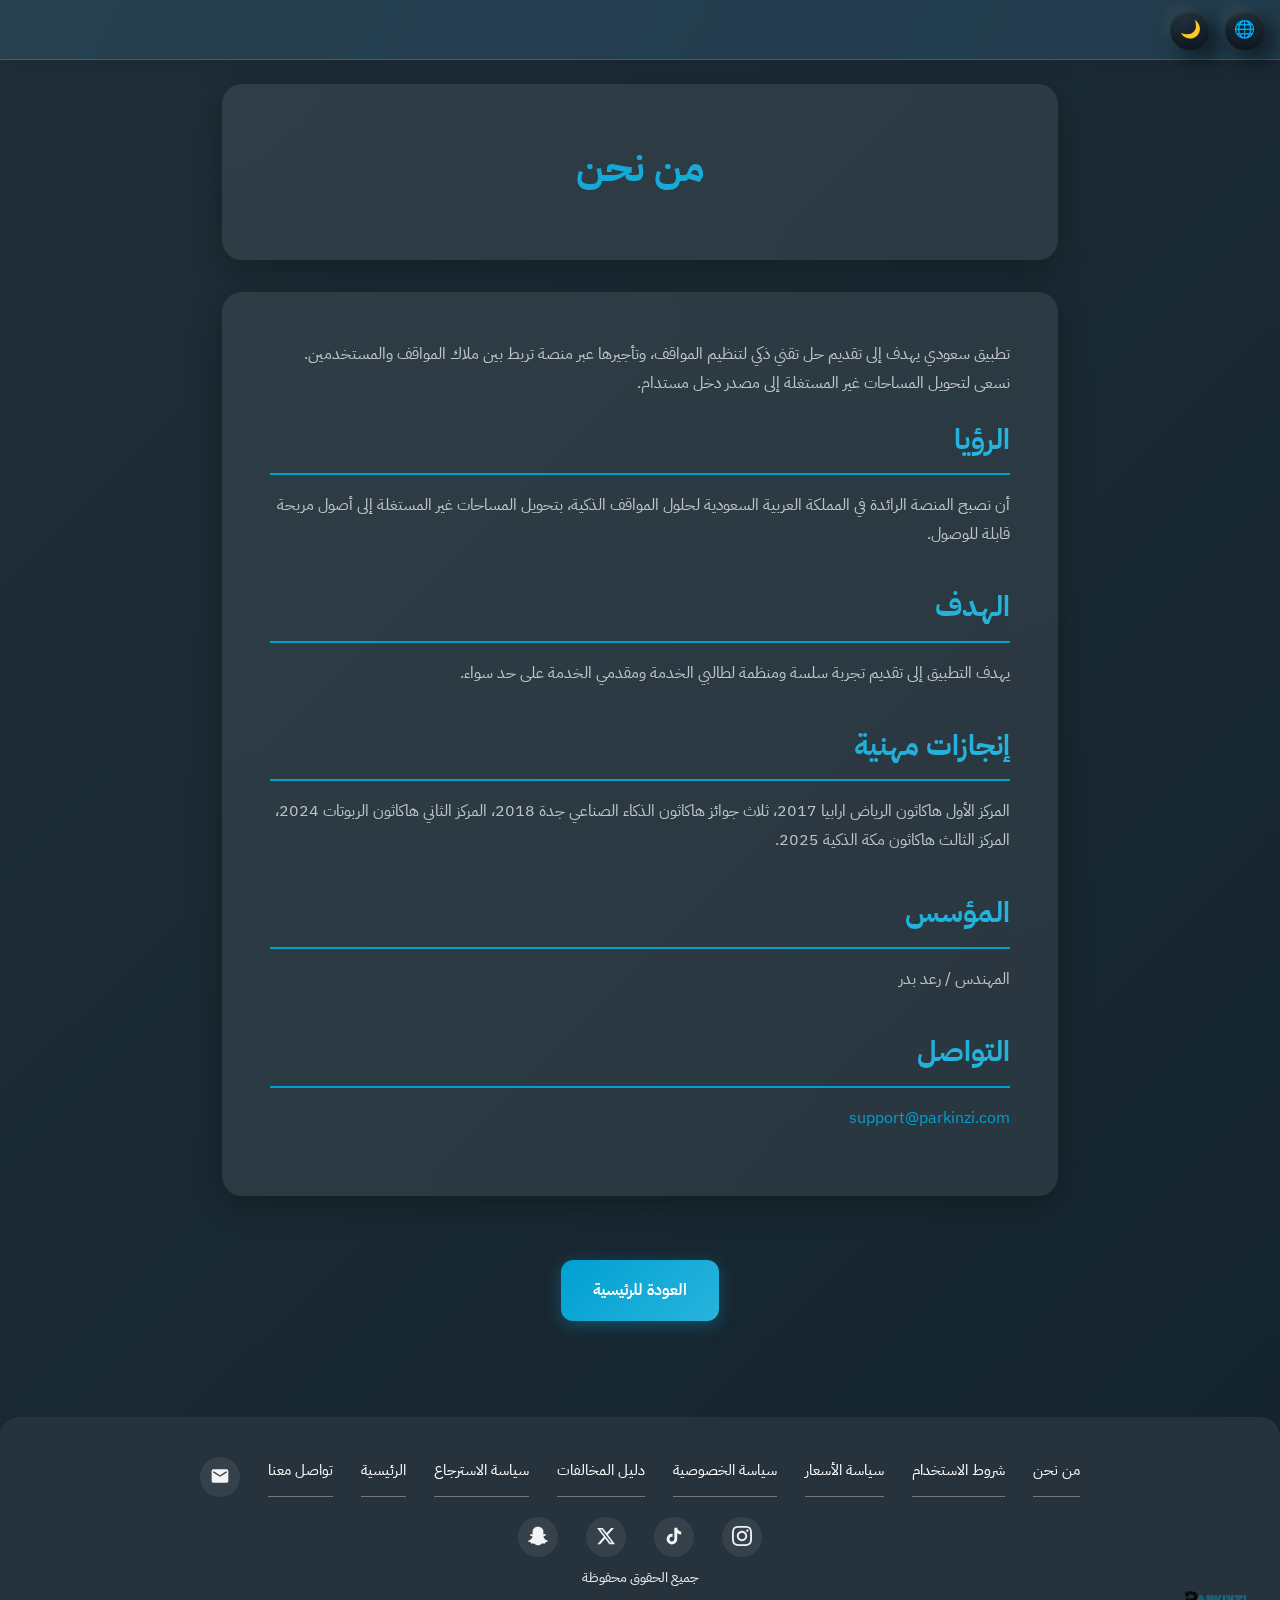
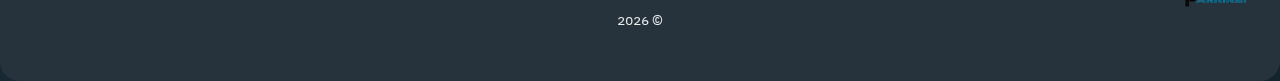
<file: about.html>
<!DOCTYPE html>
<html lang="ar" dir="rtl" data-theme="dark">
<head>
  <meta charset="UTF-8">
  <!-- Google tag (gtag.js) -->
  <script async src="https://www.googletagmanager.com/gtag/js?id=G-TGDPERQEF4"></script>
  <script>
    window.dataLayer = window.dataLayer || [];
    function gtag(){dataLayer.push(arguments);}
    gtag('js', new Date());
    gtag('config', 'G-TGDPERQEF4');
  </script>
  <meta name="viewport" content="width=device-width, initial-scale=1.0, maximum-scale=5.0, user-scalable=yes">
  <meta name="theme-color" content="#1a2933" id="themeColorMeta">
  <meta name="robots" content="index, follow">
  <meta name="apple-itunes-app" content="app-id=6751274124">
  <link rel="icon" href="/favicon.ico">
  <link rel="icon" type="image/png" sizes="32x32" href="/favicon-32x32.png">
  <link rel="apple-touch-icon" href="/apple-touch-icon.png">
  <meta name="description" content="تعرف على PARKINZI - فريق سعودي يبني حلول وقوف ذكية لمدن المستقبل.">
  <link rel="canonical" href="https://parkinzi.com/about.html">
  <link rel="alternate" hreflang="ar" href="https://parkinzi.com/about.html">
  <link rel="alternate" hreflang="en" href="https://parkinzi.com/about.html">
  <link rel="alternate" hreflang="fr" href="https://parkinzi.com/about.html">
  <link rel="alternate" hreflang="ur" href="https://parkinzi.com/about.html">
  <link rel="alternate" hreflang="x-default" href="https://parkinzi.com/about.html">
  <!-- Open Graph -->
  <meta property="og:type" content="website">
  <meta property="og:url" content="https://parkinzi.com/about.html">
  <meta property="og:title" content="من نحن | PARKINZI">
  <meta property="og:description" content="تعرف على PARKINZI - فريق سعودي يبني حلول وقوف ذكية لمدن المستقبل.">
  <meta property="og:image" content="https://parkinzi.com/logo.png">
  <meta property="og:locale" content="ar_SA">
  <meta property="og:site_name" content="PARKINZI">
  <!-- Twitter Card -->
  <meta name="twitter:card" content="summary">
  <meta name="twitter:title" content="من نحن | PARKINZI">
  <meta name="twitter:description" content="تعرف على PARKINZI - فريق سعودي يبني حلول وقوف ذكية لمدن المستقبل.">
  <meta name="twitter:image" content="https://parkinzi.com/logo.png">
  <title>من نحن | PARKINZI</title>
  <link rel="manifest" href="manifest.webmanifest">
  <link rel="preconnect" href="https://fonts.googleapis.com">
  <link rel="preconnect" href="https://fonts.gstatic.com" crossorigin>
  <link href="https://fonts.googleapis.com/css2?family=IBM+Plex+Sans+Arabic:wght@400;500;600;700&family=Monoton&display=swap" rel="stylesheet">
  <link rel="stylesheet" href="header.css">
  <link rel="stylesheet" href="footer.css">
  <style>
    /* Cross-browser reset + font enforcement */
    *, *::before, *::after {
      box-sizing: border-box;
      -webkit-font-smoothing: antialiased;
      -moz-osx-font-smoothing: grayscale;
    }
    html {
      -webkit-text-size-adjust: 100%;
      -moz-text-size-adjust: 100%;
      text-size-adjust: 100%;
    }
    button, input, select, textarea, optgroup {
      font-family: inherit;
      font-size: inherit;
      line-height: inherit;
      color: inherit;
      margin: 0;
    }
    button, [type="button"], [type="reset"], [type="submit"] {
      -webkit-appearance: button;
      appearance: button;
    }
    img, svg, video, canvas {
      display: block;
      max-width: 100%;
    }
    a { color: inherit; }

    :root, [data-theme="light"] {
      --primary: rgb(0, 104, 184);
      --primary-light: rgb(25, 140, 220);
      --primary-dark: rgb(0, 88, 160);
      --text-primary: rgb(26, 26, 38);
      --text-secondary: rgb(77, 77, 89);
      --bg-top: rgb(250, 252, 255);
      --bg-mid: rgb(242, 247, 252);
      --bg-bottom: rgb(237, 245, 250);
      --glass: rgba(255,255,255,0.85);
      --glass-border: rgba(0,0,0,0.08);
      --glass-strong: rgba(255, 255, 255, 0.95);
      --shadow-light: rgba(255, 255, 255, 0.3);
      --shadow-dark: rgba(0, 0, 0, 0.08);
      --white: #ffffff;
      --primary-shadow: rgba(0, 104, 184, 0.3);
    }
    [data-theme="dark"] {
      --primary: rgb(0, 160, 210);
      --primary-light: rgb(40, 180, 220);
      --primary-dark: rgb(0, 140, 190);
      --text-primary: rgb(255, 255, 255);
      --text-secondary: rgba(255, 255, 255, 0.7);
      --bg-top: rgb(31, 46, 56);
      --bg-mid: rgb(26, 41, 51);
      --bg-bottom: rgb(20, 36, 46);
      --glass: rgba(255,255,255,0.08);
      --glass-border: rgba(255,255,255,0.15);
      --glass-strong: rgba(255, 255, 255, 0.12);
      --shadow-light: rgba(255, 255, 255, 0.05);
      --shadow-dark: rgba(5, 10, 15, 0.3);
      --primary-shadow: rgba(0, 160, 210, 0.35);
    }
    * { margin: 0; padding: 0; box-sizing: border-box; }
    html { background: var(--bg-bottom); }
    body {
      font-family: 'IBM Plex Sans Arabic', sans-serif;
      background: linear-gradient(135deg, var(--bg-top), var(--bg-bottom));
      color: var(--text-primary);
      line-height: 1.8;
      min-height: 100vh;
    }
    .container { max-width: 900px; margin: 0 auto; padding: 2rem; }
    body.has-site-header { padding-top: 52px; }
    .header {
      text-align: center;
      padding: 3rem 2rem;
      background: var(--glass);
      -webkit-backdrop-filter: blur(20px);
      backdrop-filter: blur(20px);
      border-radius: 20px;
      margin-bottom: 2rem;
      box-shadow: 0 8px 32px rgba(0,0,0,0.1);
    }
    [data-theme="dark"] .header { box-shadow: 0 8px 32px rgba(0,0,0,0.3); }
    h1 {
      font-size: 2.5rem;
      margin-bottom: 0.5rem;
      background: linear-gradient(135deg, var(--primary), var(--primary-light));
      -webkit-background-clip: text;
      -webkit-text-fill-color: transparent;
      background-clip: text;
    }
    .content {
      background: var(--glass);
      -webkit-backdrop-filter: blur(20px);
      backdrop-filter: blur(20px);
      padding: 3rem;
      border-radius: 20px;
      box-shadow: 0 8px 32px rgba(0,0,0,0.1);
      margin-bottom: 2rem;
    }
    [data-theme="dark"] .content { box-shadow: 0 8px 32px rgba(0,0,0,0.3); }
    h2 {
      font-size: 1.8rem;
      margin: 2rem 0 1rem;
      padding-bottom: 0.5rem;
      border-bottom: 2px solid var(--primary);
      background: linear-gradient(135deg, var(--primary), var(--primary-light));
      -webkit-background-clip: text;
      -webkit-text-fill-color: transparent;
      background-clip: text;
    }
    h2:first-of-type { margin-top: 0; }
    p { margin-bottom: 1rem; color: var(--text-secondary); }
    .content a { color: var(--primary); text-decoration: none; }
    .content a:hover { text-decoration: underline; }
    .back-btn {
      display: inline-flex;
      align-items: center;
      gap: 0.5rem;
      padding: 1rem 2rem;
      background: linear-gradient(135deg, var(--primary), var(--primary-light));
      color: var(--white);
      text-decoration: none;
      border-radius: 12px;
      font-weight: 600;
      transition: all 0.3s ease;
      box-shadow: 0 4px 15px var(--primary-shadow);
    }
    .back-btn:hover {
      transform: translateY(-2px);
      box-shadow: 0 8px 25px var(--primary-shadow);
    }
    @media (max-width: 768px) {
      .container { padding: 1rem; margin: 0 auto; }
      .content { padding: 2rem 1.5rem; }
      .header, .content h1, .content h2 { text-align: center; }
      h1 { font-size: 2rem; }
      h2 { font-size: 1.5rem; }
    }
  </style>
</head>
<body class="has-site-header">
  <header class="site-header">
    <div class="menu-btn" id="langMenuBtn">
      <div class="icon-circle"><span class="icon">🌐</span></div>
      <div class="menu-text">
        <div class="menu-label" data-i18n="language">اللغة</div>
        <div class="menu-value" id="currentLangDisplay">العربية</div>
      </div>
      <span class="menu-icon">⋯</span>
      <div class="menu-dropdown" id="langDropdown">
        <div class="menu-dropdown-item" data-lang="ar"><span class="checkmark" id="check-ar">✓</span><span>العربية</span></div>
        <div class="menu-dropdown-item" data-lang="en"><span class="checkmark" id="check-en" style="display:none">✓</span><span>English</span></div>
        <div class="menu-dropdown-item" data-lang="fr"><span class="checkmark" id="check-fr" style="display:none">✓</span><span>Français</span></div>
        <div class="menu-dropdown-item" data-lang="ur"><span class="checkmark" id="check-ur" style="display:none">✓</span><span>اردو</span></div>
      </div>
    </div>
    <div class="menu-btn" id="themeMenuBtn">
      <div class="icon-circle"><span class="icon" id="themeIcon">🌙</span></div>
      <div class="menu-text">
        <div class="menu-label" data-i18n="appearance">المظهر</div>
        <div class="menu-value" id="currentThemeDisplay">داكن</div>
      </div>
      <span class="menu-icon">⋯</span>
      <div class="menu-dropdown" id="themeDropdown">
        <div class="menu-dropdown-item" data-theme="light"><span class="checkmark" id="check-light" style="display:none">✓</span><span data-i18n="light">فاتح</span></div>
        <div class="menu-dropdown-item" data-theme="dark"><span class="checkmark" id="check-dark">✓</span><span data-i18n="dark">داكن</span></div>
      </div>
    </div>
  </header>

  <div class="container">
    <div class="header">
      <h1 data-i18n="title">من نحن</h1>
    </div>

    <div class="content">
      <p data-i18n="intro">تطبيق سعودي يهدف إلى تقديم حل تقني ذكي لتنظيم المواقف، وتأجيرها عبر منصة تربط بين ملاك المواقف والمستخدمين. نسعى لتحويل المساحات غير المستغلة إلى مصدر دخل مستدام.</p>

      <h2 data-i18n="visionLabel">الرؤيا</h2>
      <p data-i18n="vision">أن نصبح المنصة الرائدة في المملكة العربية السعودية لحلول المواقف الذكية، بتحويل المساحات غير المستغلة إلى أصول مربحة قابلة للوصول.</p>

      <h2 data-i18n="goalLabel">الهدف</h2>
      <p data-i18n="goal">يهدف التطبيق إلى تقديم تجربة سلسة ومنظمة لطالبي الخدمة ومقدمي الخدمة على حد سواء.</p>

      <h2 data-i18n="achievementsLabel">إنجازات مهنية</h2>
      <p data-i18n="achievements">المركز الأول هاكاثون الرياض ارابيا 2017، ثلاث جوائز هاكاثون الذكاء الصناعي جدة 2018، المركز الثاني هاكاثون الربوتات 2024، المركز الثالث هاكاثون مكة الذكية 2025.</p>

      <h2 data-i18n="founderLabel">المؤسس</h2>
      <p data-i18n="founder">المهندس / رعد بدر</p>

      <h2 data-i18n="contactLabel">التواصل</h2>
      <p><a href="mailto:support@parkinzi.com">support@parkinzi.com</a></p>
    </div>

    <div style="text-align: center; padding: 2rem;">
      <a href="index.html" class="back-btn" data-i18n="backBtn">
        <svg width="20" height="20" viewBox="0 0 24 24" fill="none" xmlns="http://www.w3.org/2000/svg">
          <path d="M20 11H7.83l5.59-5.59L12 4l-8 8 8 8 1.41-1.41L7.83 13H20v-2z" fill="currentColor"/>
        </svg>
        العودة للرئيسية
      </a>
    </div>
  </div>

  <footer class="footer">
    <p class="footer-links">
      <a href="about.html" data-i18n="aboutLink">من نحن</a>
      <a href="terms.html" data-i18n="termsLink">شروط الاستخدام</a>
      <a href="pricing.html" data-i18n="pricingLink">سياسة الأسعار</a>
      <a href="privacy.html" data-i18n="privacyLink">سياسة الخصوصية</a>
      <a href="refund.html#violations" data-i18n="violationsLink">دليل المخالفات</a>
      <a href="refund.html" data-i18n="refundLink">سياسة الاسترجاع</a>
      <a href="index.html" data-i18n="homeLink">الرئيسية</a>
      <a href="index.html#contact" data-i18n="contactLink">تواصل معنا</a>
      <a href="mailto:support@parkinzi.com" class="footer-social-icon" aria-label="support@parkinzi.com"><svg width="20" height="20" viewBox="0 0 24 24" fill="currentColor" aria-hidden="true"><path d="M20 4H4c-1.1 0-2 .9-2 2v12c0 1.1.9 2 2 2h16c1.1 0 2-.9 2-2V6c0-1.1-.9-2-2-2zm0 4l-8 5-8-5V6l8 5 8-5v2z"/></svg></a>
      <a href="https://www.instagram.com/parkinzi" target="_blank" rel="noopener noreferrer" aria-label="انستغرام" class="footer-social-icon"><svg width="20" height="20" viewBox="0 0 24 24" fill="currentColor" aria-hidden="true"><path d="M12 2.163c3.204 0 3.584.012 4.85.07 3.252.148 4.771 1.691 4.919 4.919.058 1.265.069 1.645.069 4.849 0 3.205-.012 3.584-.069 4.849-.149 3.225-1.664 4.771-4.919 4.919-1.266.058-1.644.07-4.85.07-3.204 0-3.584-.012-4.849-.07-3.26-.149-4.771-1.699-4.919-4.92-.058-1.265-.07-1.644-.07-4.849 0-3.204.013-3.583.07-4.849.149-3.227 1.664-4.771 4.919-4.919 1.266-.058 1.645-.07 4.849-.07zm0-2.163c-3.259 0-3.667.014-4.947.072-4.358.2-6.78 2.618-6.98 6.98-.059 1.281-.073 1.689-.073 4.948 0 3.259.014 3.668.072 4.948.2 4.358 2.618 6.78 6.98 6.98 1.281.058 1.689.072 4.948.072 3.259 0 3.668-.014 4.948-.072 4.354-.2 6.782-2.618 6.979-6.98.059-1.28.073-1.689.073-4.948 0-3.259-.014-3.667-.072-4.947-.196-4.354-2.617-6.78-6.979-6.98-1.281-.059-1.69-.073-4.949-.073zm0 5.838c-3.403 0-6.162 2.759-6.162 6.162s2.759 6.163 6.162 6.163 6.162-2.759 6.162-6.163c0-3.403-2.759-6.162-6.162-6.162zm0 10.162c-2.209 0-4-1.79-4-4 0-2.209 1.791-4 4-4s4 1.791 4 4c0 2.21-1.791 4-4 4zm6.406-11.845c-.796 0-1.441.645-1.441 1.44s.645 1.44 1.441 1.44c.795 0 1.439-.645 1.439-1.44s-.644-1.44-1.439-1.44z"/></svg></a>
      <a href="https://www.tiktok.com/@parkinzi" target="_blank" rel="noopener noreferrer" aria-label="تيك توك" class="footer-social-icon"><svg width="20" height="20" viewBox="0 0 24 24" fill="currentColor" aria-hidden="true"><path d="M19.59 6.69a4.83 4.83 0 0 1-3.77-4.25V2h-3.45v13.67a2.89 2.89 0 0 1-5.2 1.74 2.89 2.89 0 0 1 2.31-4.64 2.93 2.93 0 0 1 .88.13V9.4a6.84 6.84 0 0 0-1-.05A6.33 6.33 0 0 0 5 20.1a6.34 6.34 0 0 0 10.86-4.43v-7a8.16 8.16 0 0 0 4.77 1.52v-3.4a4.85 4.85 0 0 1-1-.1z"/></svg></a>
      <a href="https://x.com/parkinziapp" target="_blank" rel="noopener noreferrer" aria-label="اكس" class="footer-social-icon"><svg width="20" height="20" viewBox="0 0 24 24" fill="currentColor" aria-hidden="true"><path d="M18.244 2.25h3.308l-7.227 8.26 8.502 11.24H16.17l-5.214-6.817L4.99 21.75H1.68l7.73-8.835L1.254 2.25H8.08l4.713 6.231zm-1.161 17.52h1.833L7.084 4.126H5.117z"/></svg></a>
      <a href="https://www.snapchat.com/add/parkinziapp" target="_blank" rel="noopener noreferrer" aria-label="سناب شات" class="footer-social-icon"><svg width="20" height="20" viewBox="0 0 24 24" fill="currentColor" aria-hidden="true"><path d="M12.206.793c.99 0 4.347.276 5.93 3.821.529 1.193.403 3.219.299 4.847l-.003.06c-.012.18-.022.345-.03.51.075.045.203.09.401.09.3-.016.659-.12 1.033-.301.165-.088.344-.104.464-.104.182 0 .359.029.509.09.45.149.734.479.734.838.015.449-.39.839-1.213 1.168-.089.029-.209.075-.344.119-.45.135-1.139.36-1.333.81-.09.224-.061.524.12.868l.015.015c.06.136 1.526 3.475 4.791 4.014.255.044.435.27.42.509 0 .075-.015.149-.045.225-.24.569-1.273.988-3.146 1.271-.059.091-.12.375-.164.57-.029.179-.074.36-.134.553-.076.271-.27.405-.555.405h-.03c-.135 0-.313-.031-.538-.074-.36-.075-.765-.135-1.273-.135-.3 0-.599.015-.913.074-.6.104-1.123.464-1.723.884-.853.599-1.826 1.288-3.294 1.288-.06 0-.119-.015-.18-.015h-.149c-1.468 0-2.427-.675-3.279-1.288-.599-.42-1.107-.779-1.707-.884-.314-.045-.629-.074-.928-.074-.54 0-.958.089-1.272.149-.211.043-.391.074-.54.074-.374 0-.523-.224-.583-.42-.061-.192-.09-.389-.135-.568-.046-.18-.105-.494-.166-.57-1.918-.222-2.95-.642-3.189-1.226-.031-.063-.052-.15-.052-.225-.015-.243.165-.465.42-.509 3.264-.54 4.73-3.879 4.791-4.02l.016-.029c.18-.345.224-.645.119-.869-.195-.434-.884-.658-1.332-.809-.121-.029-.24-.074-.346-.119-1.107-.435-1.257-.93-1.197-1.273.09-.479.674-.793 1.168-.793.146 0 .27.029.383.074.42.194.789.3 1.104.3.234 0 .384-.06.465-.105l-.046-.569c-.098-1.626-.225-3.651.307-4.837C7.392 1.077 10.739.807 11.727.807l.419-.015h.06z"/></svg></a>
    </p>
    <p class="footer-copyright">
      <span data-i18n="copyright">جميع الحقوق محفوظة</span>
      <span> <img src="parkinzi-logo-full-light.png" alt="PARKINZI" id="footerLogo" style="height:1.3em;width:auto;vertical-align:-0.35em;"> © 2026</span>
    </p>
  </footer>

  <script>
    const translations = {
      ar: {
        title: "من نحن",
        intro: "تطبيق سعودي يهدف إلى تقديم حل تقني ذكي لتنظيم المواقف، وتأجيرها عبر منصة تربط بين ملاك المواقف والمستخدمين. نسعى لتحويل المساحات غير المستغلة إلى مصدر دخل مستدام.",
        visionLabel: "الرؤيا",
        vision: "أن نصبح المنصة الرائدة في المملكة العربية السعودية لحلول المواقف الذكية، بتحويل المساحات غير المستغلة إلى أصول مربحة قابلة للوصول.",
        goalLabel: "الهدف",
        goal: "يهدف التطبيق إلى تقديم تجربة سلسة ومنظمة لطالبي الخدمة ومقدمي الخدمة على حد سواء.",
        achievementsLabel: "إنجازات مهنية",
        achievements: "المركز الأول هاكاثون الرياض ارابيا 2017، ثلاث جوائز هاكاثون الذكاء الصناعي جدة 2018، المركز الثاني هاكاثون الربوتات 2024، المركز الثالث هاكاثون مكة الذكية 2025.",
        founderLabel: "المؤسس",
        founder: "المهندس / رعد بدر",
        contactLabel: "التواصل",
        backBtn: "العودة للرئيسية",
        copyright: "جميع الحقوق محفوظة",
        aboutLink: "من نحن",
        termsLink: "شروط الاستخدام",
        pricingLink: "سياسة الأسعار",
        privacyLink: "سياسة الخصوصية",
        refundLink: "سياسة الاسترجاع",
        violationsLink: "دليل المخالفات",
        homeLink: "الرئيسية",
        contactLink: "تواصل معنا",
        language: "اللغة",
        appearance: "المظهر",
        light: "فاتح",
        dark: "داكن"
      },
      en: {
        title: "About Us",
        intro: "A Saudi application that aims to provide a smart technical solution to organize parking and rent it through a platform connecting service providers and users. We seek to transform unused spaces into a source of sustainable income.",
        visionLabel: "Vision",
        vision: "To become the leading platform in the Kingdom of Saudi Arabia for smart parking solutions, by transforming unused spaces into profitable, accessible assets.",
        goalLabel: "Goal",
        goal: "The app aims to deliver a smooth and organized experience for both users and service providers.",
        achievementsLabel: "Professional Achievements",
        achievements: "1st place Arabia Hackathon Riyadh 2017, three awards at AI Hackathon Jeddah 2018, 2nd place Robotics Hackathon 2024, 3rd place Smart Makkah Hackathon 2025.",
        founderLabel: "Founder",
        founder: "Eng. Raad Badr",
        contactLabel: "Contact",
        backBtn: "Back to Home",
        copyright: "All rights reserved",
        aboutLink: "About Us",
        termsLink: "Terms of Use",
        pricingLink: "Pricing Policy",
        privacyLink: "Privacy Policy",
        refundLink: "Refund Policy",
        violationsLink: "Violations Guide",
        homeLink: "Home",
        contactLink: "Contact Us",
        language: "Language",
        appearance: "Appearance",
        light: "Light",
        dark: "Dark"
      },
      fr: {
        title: "À propos",
        intro: "Application saoudienne visant à offrir une solution technique intelligente pour organiser le stationnement et le louer via une plateforme reliant propriétaires et utilisateurs. Nous visons à transformer les espaces inutilisés en source de revenus durables.",
        visionLabel: "Vision",
        vision: "Devenir la plateforme leader en Arabie saoudite pour les solutions de stationnement intelligent, en transformant les espaces inutilisés en actifs rentables et accessibles.",
        goalLabel: "Objectif",
        goal: "L'application vise à offrir une expérience fluide et organisée aux utilisateurs et aux propriétaires.",
        achievementsLabel: "Réalisations professionnelles",
        achievements: "1er prix Arabia Hackathon Riyad 2017, trois prix au Hackathon IA Djeddah 2018, 2e prix Hackathon Robotique 2024, 3e prix Hackathon La Mecque intelligente 2025.",
        founderLabel: "Fondateur",
        founder: "Ing. Raad Badr",
        contactLabel: "Contact",
        backBtn: "Retour à l'accueil",
        copyright: "Tous droits réservés",
        aboutLink: "À propos",
        termsLink: "Conditions d'utilisation",
        pricingLink: "Politique tarifaire",
        privacyLink: "Politique de confidentialité",
        refundLink: "Politique de remboursement",
        violationsLink: "Guide des infractions",
        homeLink: "Accueil",
        contactLink: "Contactez-nous",
        language: "Langue",
        appearance: "Apparence",
        light: "Clair",
        dark: "Sombre"
      },
      ur: {
        title: "ہمارے بارے میں",
        intro: "سعودی ایپ جو پارکنگ کو منظم کرنے اور خدمت فراہم کنندگان اور صارفین کو جوڑنے والے پلیٹ فارم کے ذریعے کرایہ پر دینے کے لیے ذہین تکنیکی حل فراہم کرنے کا مقصد رکھتی ہے۔ ہم غیر استعمال شدہ جگہوں کو پائیدار آمدنی کے ذریعہ میں بدلنا چاہتے ہیں۔",
        visionLabel: "ویژن",
        vision: "سعودی عرب میں اسمارٹ پارکنگ حل کے لیے سرکردہ پلیٹ فارم بننا، غیر استعمال شدہ جگہوں کو منافع بخش، قابل رسائی اثاثوں میں بدلنا۔",
        goalLabel: "ہدف",
        goal: "ایپ دونوں صارفین اور خدمت فراہم کنندگان کے لیے ہموار اور منظم تجربہ فراہم کرنے کا مقصد رکھتی ہے۔",
        achievementsLabel: "پیشہ ورانہ کامیابیاں",
        achievements: "پہلی پوزیشن عربیا ہیکاتھون ریاض 2017، AI ہیکاتھون جدہ 2018 میں تین انعامات، روبوٹکس ہیکاتھون 2024 میں دوسری پوزیشن، تیسری پوزیشن سمارٹ مکہ ہیکاتھون 2025۔",
        founderLabel: "بانی",
        founder: "انجینئر / رعد بدر",
        contactLabel: "رابطہ",
        backBtn: "واپس گھر",
        copyright: "جملہ حقوق محفوظ ہیں",
        aboutLink: "ہمارے بارے میں",
        termsLink: "استعمال کی شرائط",
        pricingLink: "قیمتوں کی پالیسی",
        privacyLink: "رازداری کی پالیسی",
        refundLink: "واپسی کی پالیسی",
        violationsLink: "خلاف ورزیوں کی گائیڈ",
        homeLink: "ہوم",
        contactLink: "ہم سے رابطہ کریں",
        language: "زبان",
        appearance: "ظہور",
        light: "روشن",
        dark: "اندھیرا"
      }
    };

    const lang = () => localStorage.getItem("parkinzi_lang") || "ar";
    const theme = () => localStorage.getItem("parkinzi_theme") || "dark";
    const langNames = { ar: "العربية", en: "English", fr: "Français", ur: "اردو" };
    let currentLanguageCode = lang();
    document.documentElement.lang = currentLanguageCode;
    document.documentElement.dir = (currentLanguageCode === "ar" || currentLanguageCode === "ur") ? "rtl" : "ltr";

    function setLang(code) {
      localStorage.setItem("parkinzi_lang", code);
      currentLanguageCode = code;
      document.documentElement.lang = code;
      document.documentElement.dir = (code === "ar" || code === "ur") ? "rtl" : "ltr";
      document.getElementById("currentLangDisplay").textContent = langNames[code] || code;
      ["ar","en","fr","ur"].forEach(languageCode => {
        const el = document.getElementById("check-" + languageCode);
        if (el) el.style.display = languageCode === code ? "inline" : "none";
      });
      const th = theme();
      document.getElementById("currentThemeDisplay").textContent = translations[code][th === "dark" ? "dark" : "light"];
      document.querySelectorAll("[data-i18n]").forEach(el => {
        const i18nKey = el.dataset.i18n;
        if (translations[code] && translations[code][i18nKey]) el.textContent = translations[code][i18nKey];
      });
      document.title = "PARKINZI | " + (translations[code] && translations[code].title ? translations[code].title : "About Us");
    }

    function setTheme(th) {
      localStorage.setItem("parkinzi_theme", th);
      document.documentElement.dataset.theme = th;
      const meta = document.getElementById("themeColorMeta");
      if (meta) meta.content = th === "dark" ? "#1a2933" : "#0068b8";
      const logo = document.getElementById("footerLogo");
      if (logo) logo.src = th === "dark" ? "parkinzi-logo-full-light.png" : "parkinzi-logo-full-dark.png";
      document.getElementById("themeIcon").textContent = th === "dark" ? "🌙" : "☀️";
      document.getElementById("currentThemeDisplay").textContent = translations[currentLanguageCode][th === "dark" ? "dark" : "light"];
      document.getElementById("check-light").style.display = th === "light" ? "inline" : "none";
      document.getElementById("check-dark").style.display = th === "dark" ? "inline" : "none";
    }

    document.getElementById("langMenuBtn").addEventListener("click", event => {
      event.stopPropagation();
      document.getElementById("langDropdown").classList.toggle("show");
      document.getElementById("themeDropdown").classList.remove("show");
    });
    document.getElementById("themeMenuBtn").addEventListener("click", event => {
      event.stopPropagation();
      document.getElementById("themeDropdown").classList.toggle("show");
      document.getElementById("langDropdown").classList.remove("show");
    });
    document.addEventListener("click", () => {
      document.getElementById("langDropdown").classList.remove("show");
      document.getElementById("themeDropdown").classList.remove("show");
    });

    document.querySelectorAll("#langDropdown .menu-dropdown-item").forEach(item => {
      item.addEventListener("click", () => setLang(item.dataset.lang));
    });
    document.querySelectorAll("#themeDropdown .menu-dropdown-item").forEach(item => {
      item.addEventListener("click", () => {
        setTheme(item.dataset.theme);
        document.getElementById("themeDropdown").classList.remove("show");
      });
    });

    document.querySelectorAll("[data-i18n]").forEach(el => {
      const i18nKey = el.dataset.i18n;
      if (translations[currentLanguageCode] && translations[currentLanguageCode][i18nKey]) el.textContent = translations[currentLanguageCode][i18nKey];
    });
    document.getElementById("currentLangDisplay").textContent = langNames[currentLanguageCode] || currentLanguageCode;
    ["ar","en","fr","ur"].forEach(languageCode => {
      const el = document.getElementById("check-" + languageCode);
      if (el) el.style.display = currentLanguageCode === languageCode ? "inline" : "none";
    });
    document.title = "PARKINZI | " + (translations[currentLanguageCode] && translations[currentLanguageCode].title ? translations[currentLanguageCode].title : "About Us");

    (function() {
      const th = theme();
      document.documentElement.dataset.theme = th;
      const meta = document.getElementById("themeColorMeta");
      if (meta) meta.content = th === "dark" ? "#1a2933" : "#0068b8";
      const logo = document.getElementById("footerLogo");
      if (logo) logo.src = th === "dark" ? "parkinzi-logo-full-light.png" : "parkinzi-logo-full-dark.png";
      document.getElementById("themeIcon").textContent = th === "dark" ? "🌙" : "☀️";
      document.getElementById("currentThemeDisplay").textContent = translations[currentLanguageCode][th === "dark" ? "dark" : "light"];
      document.getElementById("check-light").style.display = th === "light" ? "inline" : "none";
      document.getElementById("check-dark").style.display = th === "dark" ? "inline" : "none";
    })();
  </script>
  <script>
    if ("serviceWorker" in navigator) {
      window.addEventListener("load", () => {
        navigator.serviceWorker.register("sw.js", { scope: "./" }).catch(() => {});
      });
    }
  </script>
</body>
</html>
</file>
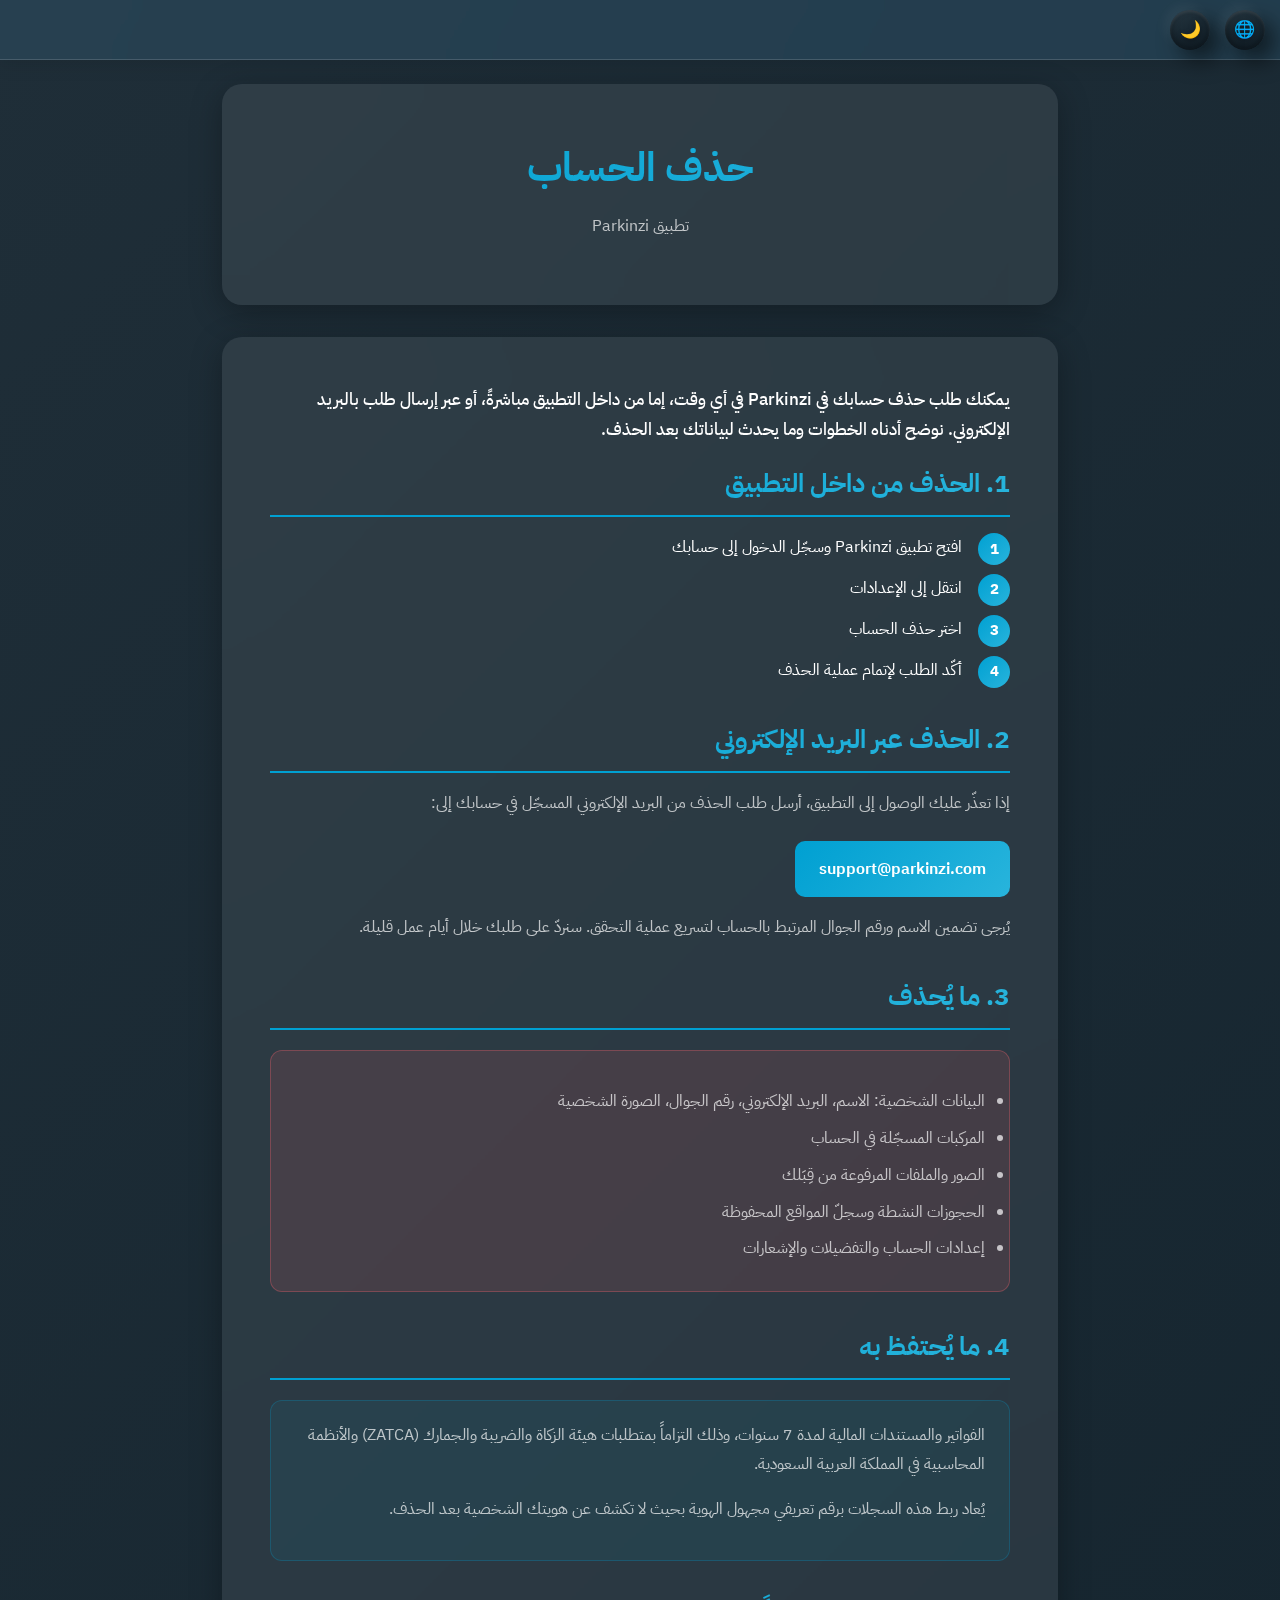
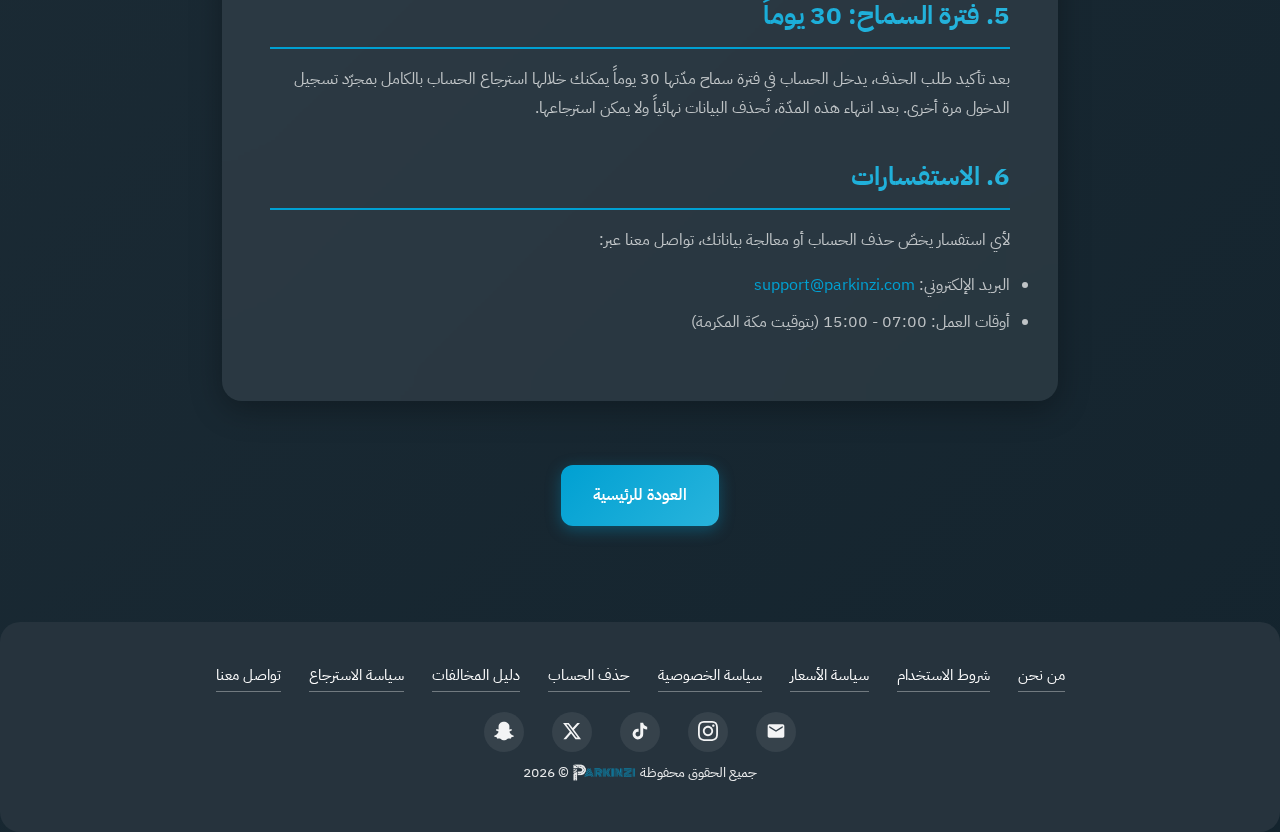
<file: delete-account.html>
<!DOCTYPE html>
<html lang="ar" dir="rtl" data-theme="dark">
<head>
  <meta charset="UTF-8">
  <!-- Google tag (gtag.js) -->
  <script async src="https://www.googletagmanager.com/gtag/js?id=G-TGDPERQEF4"></script>
  <script>
    window.dataLayer = window.dataLayer || [];
    function gtag(){dataLayer.push(arguments);}
    gtag('js', new Date());
    gtag('config', 'G-TGDPERQEF4');
  </script>
  <meta name="viewport" content="width=device-width, initial-scale=1.0, maximum-scale=5.0, user-scalable=yes">
  <meta name="theme-color" content="#1a2933" id="themeColorMeta">
  <meta name="robots" content="index, follow">
  <meta name="apple-itunes-app" content="app-id=6751274124">
  <link rel="icon" href="/favicon.ico">
  <link rel="icon" type="image/png" sizes="32x32" href="/favicon-32x32.png">
  <link rel="apple-touch-icon" href="/apple-touch-icon.png">
  <meta name="description" content="حذف حساب PARKINZI - خطوات حذف الحساب من التطبيق وعبر البريد الإلكتروني، وما يُحذف وما يُحتفظ به.">
  <link rel="canonical" href="https://parkinzi.com/delete-account">
  <link rel="alternate" hreflang="ar" href="https://parkinzi.com/delete-account">
  <link rel="alternate" hreflang="en" href="https://parkinzi.com/delete-account">
  <link rel="alternate" hreflang="fr" href="https://parkinzi.com/delete-account">
  <link rel="alternate" hreflang="ur" href="https://parkinzi.com/delete-account">
  <link rel="alternate" hreflang="x-default" href="https://parkinzi.com/delete-account">
  <!-- Open Graph -->
  <meta property="og:type" content="website">
  <meta property="og:url" content="https://parkinzi.com/delete-account">
  <meta property="og:title" content="حذف الحساب | PARKINZI">
  <meta property="og:description" content="حذف حساب PARKINZI - خطوات حذف الحساب من التطبيق وعبر البريد الإلكتروني، وما يُحذف وما يُحتفظ به.">
  <meta property="og:image" content="https://parkinzi.com/logo.png">
  <meta property="og:locale" content="ar_SA">
  <meta property="og:site_name" content="PARKINZI">
  <meta name="twitter:card" content="summary">
  <meta name="twitter:title" content="حذف الحساب | PARKINZI">
  <meta name="twitter:description" content="حذف حساب PARKINZI - خطوات حذف الحساب من التطبيق وعبر البريد الإلكتروني، وما يُحذف وما يُحتفظ به.">
  <meta name="twitter:image" content="https://parkinzi.com/logo.png">
  <title>حذف الحساب | PARKINZI</title>
  <link rel="manifest" href="manifest.webmanifest">
  <link rel="preconnect" href="https://fonts.googleapis.com">
  <link rel="preconnect" href="https://fonts.gstatic.com" crossorigin>
  <link href="https://fonts.googleapis.com/css2?family=IBM+Plex+Sans+Arabic:wght@400;500;600;700&family=Monoton&display=swap" rel="stylesheet">
  <link rel="stylesheet" href="header.css">
  <link rel="stylesheet" href="footer.css">
  <style>
    *, *::before, *::after { box-sizing: border-box; -webkit-font-smoothing: antialiased; -moz-osx-font-smoothing: grayscale; }
    html { -webkit-text-size-adjust: 100%; -moz-text-size-adjust: 100%; text-size-adjust: 100%; }
    button, input, select, textarea, optgroup { font-family: inherit; font-size: inherit; line-height: inherit; color: inherit; margin: 0; }
    button, [type="button"], [type="reset"], [type="submit"] { -webkit-appearance: button; appearance: button; }
    img, svg, video, canvas { display: block; max-width: 100%; }
    a { color: inherit; }

    :root, [data-theme="light"] {
      --primary: rgb(0, 104, 184);
      --primary-light: rgb(25, 140, 220);
      --primary-dark: rgb(0, 88, 160);
      --text-primary: rgb(26, 26, 38);
      --text-secondary: rgb(77, 77, 89);
      --bg-top: rgb(250, 252, 255);
      --bg-mid: rgb(242, 247, 252);
      --bg-bottom: rgb(237, 245, 250);
      --glass: rgba(255,255,255,0.85);
      --glass-border: rgba(0,0,0,0.08);
      --white: #ffffff;
      --primary-shadow: rgba(0, 104, 184, 0.3);
      --danger: rgb(220, 53, 69);
      --danger-bg: rgba(220, 53, 69, 0.08);
    }
    [data-theme="dark"] {
      --primary: rgb(0, 160, 210);
      --primary-light: rgb(40, 180, 220);
      --primary-dark: rgb(0, 140, 190);
      --text-primary: rgb(255, 255, 255);
      --text-secondary: rgba(255, 255, 255, 0.7);
      --bg-top: rgb(31, 46, 56);
      --bg-mid: rgb(26, 41, 51);
      --bg-bottom: rgb(20, 36, 46);
      --glass: rgba(255,255,255,0.08);
      --glass-border: rgba(255,255,255,0.15);
      --primary-shadow: rgba(0, 160, 210, 0.35);
      --danger: rgb(255, 99, 110);
      --danger-bg: rgba(255, 99, 110, 0.12);
    }
    * { margin: 0; padding: 0; box-sizing: border-box; }
    html { background: var(--bg-bottom); }
    body { font-family: 'IBM Plex Sans Arabic', sans-serif; background: linear-gradient(135deg, var(--bg-top), var(--bg-bottom)); color: var(--text-primary); line-height: 1.8; min-height: 100vh; }
    .container { max-width: 900px; margin: 0 auto; padding: 2rem; }
    body.has-site-header { padding-top: 52px; }
    .header { text-align: center; padding: 3rem 2rem; background: var(--glass); -webkit-backdrop-filter: blur(20px); backdrop-filter: blur(20px); border-radius: 20px; margin-bottom: 2rem; box-shadow: 0 8px 32px rgba(0,0,0,0.1); }
    [data-theme="dark"] .header { box-shadow: 0 8px 32px rgba(0,0,0,0.3); }
    h1 { font-size: 2.5rem; margin-bottom: 0.5rem; background: linear-gradient(135deg, var(--primary), var(--primary-light)); -webkit-background-clip: text; -webkit-text-fill-color: transparent; background-clip: text; }
    .content { background: var(--glass); -webkit-backdrop-filter: blur(20px); backdrop-filter: blur(20px); padding: 3rem; border-radius: 20px; box-shadow: 0 8px 32px rgba(0,0,0,0.1); margin-bottom: 2rem; }
    [data-theme="dark"] .content { box-shadow: 0 8px 32px rgba(0,0,0,0.3); }
    h2 { font-size: 1.6rem; margin: 2rem 0 1rem; padding-bottom: 0.5rem; border-bottom: 2px solid var(--primary); background: linear-gradient(135deg, var(--primary), var(--primary-light)); -webkit-background-clip: text; -webkit-text-fill-color: transparent; background-clip: text; }
    h2:first-of-type { margin-top: 0; }
    p { margin-bottom: 1rem; color: var(--text-secondary); }
    .content a { color: var(--primary); text-decoration: none; }
    .content a:hover { text-decoration: underline; }
    ul, ol { margin: 1rem 0 1rem 2rem; color: var(--text-secondary); }
    li { margin-bottom: 0.5rem; }
    .lead { font-size: 1.05rem; color: var(--text-primary); font-weight: 500; }
    .callout { padding: 1.25rem 1.5rem; border-radius: 12px; margin: 1.25rem 0; }
    .callout--danger { background: var(--danger-bg); border: 1px solid color-mix(in srgb, var(--danger) 30%, transparent); }
    .callout--info { background: rgba(0, 160, 210, 0.08); border: 1px solid rgba(0, 160, 210, 0.25); }
    [data-theme="light"] .callout--info { background: rgba(0, 104, 184, 0.06); border-color: rgba(0, 104, 184, 0.2); }
    .callout strong { color: var(--text-primary); }
    .callout ul, .callout ol { margin-bottom: 0; }
    .step-list { counter-reset: step; list-style: none; padding: 0; margin: 1rem 0; }
    .step-list li { counter-increment: step; margin: 0.75rem 0; padding-right: 3rem; position: relative; color: var(--text-primary); }
    [dir="ltr"] .step-list li { padding-right: 0; padding-left: 3rem; }
    .step-list li::before { content: counter(step); position: absolute; right: 0; top: 0; width: 2rem; height: 2rem; border-radius: 50%; background: linear-gradient(135deg, var(--primary), var(--primary-light)); color: var(--white); display: flex; align-items: center; justify-content: center; font-weight: 700; font-size: 0.95rem; }
    [dir="ltr"] .step-list li::before { right: auto; left: 0; }
    .mailto-btn { display: inline-flex; align-items: center; gap: 0.5rem; padding: 0.85rem 1.5rem; background: linear-gradient(135deg, var(--primary), var(--primary-light)); color: var(--white) !important; text-decoration: none !important; border-radius: 10px; font-weight: 600; margin-top: 0.5rem; }
    .mailto-btn:hover { transform: translateY(-1px); box-shadow: 0 6px 20px var(--primary-shadow); text-decoration: none !important; }
    .back-btn { display: inline-flex; align-items: center; gap: 0.5rem; padding: 1rem 2rem; background: linear-gradient(135deg, var(--primary), var(--primary-light)); color: var(--white); text-decoration: none; border-radius: 12px; font-weight: 600; transition: all 0.3s ease; box-shadow: 0 4px 15px var(--primary-shadow); }
    .back-btn:hover { transform: translateY(-2px); box-shadow: 0 8px 25px var(--primary-shadow); }
    @media (max-width: 768px) { .container { padding: 1rem; } .content { padding: 2rem 1.5rem; } h1 { font-size: 2rem; } h2 { font-size: 1.35rem; } }
  </style>
</head>
<body class="has-site-header">
  <header class="site-header">
    <div class="menu-btn" id="langMenuBtn">
      <div class="icon-circle"><span class="icon">🌐</span></div>
      <div class="menu-text"><div class="menu-label" data-i18n="language">اللغة</div><div class="menu-value" id="currentLangDisplay">العربية</div></div>
      <span class="menu-icon">⋯</span>
      <div class="menu-dropdown" id="langDropdown">
        <div class="menu-dropdown-item" data-lang="ar"><span class="checkmark" id="check-ar">✓</span><span>العربية</span></div>
        <div class="menu-dropdown-item" data-lang="en"><span class="checkmark" id="check-en" style="display:none">✓</span><span>English</span></div>
        <div class="menu-dropdown-item" data-lang="fr"><span class="checkmark" id="check-fr" style="display:none">✓</span><span>Français</span></div>
        <div class="menu-dropdown-item" data-lang="ur"><span class="checkmark" id="check-ur" style="display:none">✓</span><span>اردو</span></div>
      </div>
    </div>
    <div class="menu-btn" id="themeMenuBtn">
      <div class="icon-circle"><span class="icon" id="themeIcon">🌙</span></div>
      <div class="menu-text"><div class="menu-label" data-i18n="appearance">المظهر</div><div class="menu-value" id="currentThemeDisplay">داكن</div></div>
      <span class="menu-icon">⋯</span>
      <div class="menu-dropdown" id="themeDropdown">
        <div class="menu-dropdown-item" data-theme="light"><span class="checkmark" id="check-light" style="display:none">✓</span><span data-i18n="light">فاتح</span></div>
        <div class="menu-dropdown-item" data-theme="dark"><span class="checkmark" id="check-dark">✓</span><span data-i18n="dark">داكن</span></div>
      </div>
    </div>
  </header>

  <div class="container">
    <div class="header">
      <h1 data-i18n="title">حذف الحساب</h1>
      <p data-i18n="appName">تطبيق Parkinzi</p>
    </div>

    <div class="content">
      <p class="lead" data-i18n="intro">يمكنك طلب حذف حسابك في Parkinzi في أي وقت، إما من داخل التطبيق مباشرةً، أو عبر إرسال طلب بالبريد الإلكتروني. نوضح أدناه الخطوات وما يحدث لبياناتك بعد الحذف.</p>

      <h2 data-i18n="h1">1. الحذف من داخل التطبيق</h2>
      <ol class="step-list">
        <li data-i18n="s1li1">افتح تطبيق Parkinzi وسجّل الدخول إلى حسابك</li>
        <li data-i18n="s1li2">انتقل إلى <strong>الإعدادات</strong></li>
        <li data-i18n="s1li3">اختر <strong>حذف الحساب</strong></li>
        <li data-i18n="s1li4">أكّد الطلب لإتمام عملية الحذف</li>
      </ol>

      <h2 data-i18n="h2">2. الحذف عبر البريد الإلكتروني</h2>
      <p data-i18n="s2p1">إذا تعذّر عليك الوصول إلى التطبيق، أرسل طلب الحذف من البريد الإلكتروني المسجّل في حسابك إلى:</p>
      <p><a class="mailto-btn" href="mailto:support@parkinzi.com?subject=%D8%B7%D9%84%D8%A8%20%D8%AD%D8%B0%D9%81%20%D8%AD%D8%B3%D8%A7%D8%A8%20Parkinzi&body=%D8%A3%D8%B1%D8%BA%D8%A8%20%D9%81%D9%8A%20%D8%AD%D8%B0%D9%81%20%D8%AD%D8%B3%D8%A7%D8%A8%D9%8A%20%D9%81%D9%8A%20%D8%AA%D8%B7%D8%A8%D9%8A%D9%82%20Parkinzi.%0A%D8%A7%D9%84%D8%A7%D8%B3%D9%85%3A%20%0A%D8%B1%D9%82%D9%85%20%D8%A7%D9%84%D8%AC%D9%88%D8%A7%D9%84%3A%20" data-i18n="s2btn">support@parkinzi.com</a></p>
      <p data-i18n="s2p2">يُرجى تضمين الاسم ورقم الجوال المرتبط بالحساب لتسريع عملية التحقق. سنردّ على طلبك خلال أيام عمل قليلة.</p>

      <h2 data-i18n="h3">3. ما يُحذف</h2>
      <div class="callout callout--danger">
        <ul>
          <li data-i18n="s3li1">البيانات الشخصية: الاسم، البريد الإلكتروني، رقم الجوال، الصورة الشخصية</li>
          <li data-i18n="s3li2">المركبات المسجّلة في الحساب</li>
          <li data-i18n="s3li3">الصور والملفات المرفوعة من قِبَلك</li>
          <li data-i18n="s3li4">الحجوزات النشطة وسجلّ المواقع المحفوظة</li>
          <li data-i18n="s3li5">إعدادات الحساب والتفضيلات والإشعارات</li>
        </ul>
      </div>

      <h2 data-i18n="h4">4. ما يُحتفظ به</h2>
      <div class="callout callout--info">
        <p data-i18n="s4p1"><strong>الفواتير والمستندات المالية لمدة 7 سنوات</strong>، وذلك التزاماً بمتطلبات هيئة الزكاة والضريبة والجمارك (ZATCA) والأنظمة المحاسبية في المملكة العربية السعودية.</p>
        <p data-i18n="s4p2">يُعاد ربط هذه السجلات برقم تعريفي مجهول الهوية بحيث لا تكشف عن هويتك الشخصية بعد الحذف.</p>
      </div>

      <h2 data-i18n="h5">5. فترة السماح: 30 يوماً</h2>
      <p data-i18n="s5p1">بعد تأكيد طلب الحذف، يدخل الحساب في فترة سماح مدّتها <strong>30 يوماً</strong> يمكنك خلالها استرجاع الحساب بالكامل بمجرّد تسجيل الدخول مرة أخرى. بعد انتهاء هذه المدّة، تُحذف البيانات نهائياً ولا يمكن استرجاعها.</p>

      <h2 data-i18n="h6">6. الاستفسارات</h2>
      <p data-i18n="s6p1">لأي استفسار يخصّ حذف الحساب أو معالجة بياناتك، تواصل معنا عبر:</p>
      <ul>
        <li><span data-i18n="s6li1">البريد الإلكتروني:</span> <a href="mailto:support@parkinzi.com">support@parkinzi.com</a></li>
        <li data-i18n="s6li2">أوقات العمل: 07:00 - 15:00 (بتوقيت مكة المكرمة)</li>
      </ul>
    </div>

    <div style="text-align: center; padding: 2rem;">
      <a href="index.html" class="back-btn" data-i18n="backBtn">العودة للرئيسية</a>
    </div>
  </div>

  <footer class="footer">
    <p class="footer-links">
      <a href="about.html" data-i18n="aboutLink">من نحن</a>
      <a href="terms.html" data-i18n="termsLink">شروط الاستخدام</a>
      <a href="pricing.html" data-i18n="pricingLink">سياسة الأسعار</a>
      <a href="privacy.html" data-i18n="privacyLink">سياسة الخصوصية</a>
      <a href="delete-account" data-i18n="deleteAccountLink">حذف الحساب</a>
      <a href="refund.html#violations" data-i18n="violationsLink">دليل المخالفات</a>
      <a href="refund.html" data-i18n="refundLink">سياسة الاسترجاع</a>
      <a href="index.html#contact" data-i18n="contactLink">تواصل معنا</a>
      <a href="mailto:support@parkinzi.com" class="footer-social-icon" aria-label="support@parkinzi.com"><svg width="20" height="20" viewBox="0 0 24 24" fill="currentColor" aria-hidden="true"><path d="M20 4H4c-1.1 0-2 .9-2 2v12c0 1.1.9 2 2 2h16c1.1 0 2-.9 2-2V6c0-1.1-.9-2-2-2zm0 4l-8 5-8-5V6l8 5 8-5v2z"/></svg></a>
      <a href="https://www.instagram.com/parkinzi" target="_blank" rel="noopener noreferrer" aria-label="انستغرام" class="footer-social-icon"><svg width="20" height="20" viewBox="0 0 24 24" fill="currentColor" aria-hidden="true"><path d="M12 2.163c3.204 0 3.584.012 4.85.07 3.252.148 4.771 1.691 4.919 4.919.058 1.265.069 1.645.069 4.849 0 3.205-.012 3.584-.069 4.849-.149 3.225-1.664 4.771-4.919 4.919-1.266.058-1.644.07-4.85.07-3.204 0-3.584-.012-4.849-.07-3.26-.149-4.771-1.699-4.919-4.92-.058-1.265-.07-1.644-.07-4.849 0-3.204.013-3.583.07-4.849.149-3.227 1.664-4.771 4.919-4.919 1.266-.058 1.645-.07 4.849-.07zm0-2.163c-3.259 0-3.667.014-4.947.072-4.358.2-6.78 2.618-6.98 6.98-.059 1.281-.073 1.689-.073 4.948 0 3.259.014 3.668.072 4.948.2 4.358 2.618 6.78 6.98 6.98 1.281.058 1.689.072 4.948.072 3.259 0 3.668-.014 4.948-.072 4.354-.2 6.782-2.618 6.979-6.98.059-1.28.073-1.689.073-4.948 0-3.259-.014-3.667-.072-4.947-.196-4.354-2.617-6.78-6.979-6.98-1.281-.059-1.69-.073-4.949-.073zm0 5.838c-3.403 0-6.162 2.759-6.162 6.162s2.759 6.163 6.162 6.163 6.162-2.759 6.162-6.163c0-3.403-2.759-6.162-6.162-6.162zm0 10.162c-2.209 0-4-1.79-4-4 0-2.209 1.791-4 4-4s4 1.791 4 4c0 2.21-1.791 4-4 4zm6.406-11.845c-.796 0-1.441.645-1.441 1.44s.645 1.44 1.441 1.44c.795 0 1.439-.645 1.439-1.44s-.644-1.44-1.439-1.44z"/></svg></a>
      <a href="https://www.tiktok.com/@parkinzi" target="_blank" rel="noopener noreferrer" aria-label="تيك توك" class="footer-social-icon"><svg width="20" height="20" viewBox="0 0 24 24" fill="currentColor" aria-hidden="true"><path d="M19.59 6.69a4.83 4.83 0 0 1-3.77-4.25V2h-3.45v13.67a2.89 2.89 0 0 1-5.2 1.74 2.89 2.89 0 0 1 2.31-4.64 2.93 2.93 0 0 1 .88.13V9.4a6.84 6.84 0 0 0-1-.05A6.33 6.33 0 0 0 5 20.1a6.34 6.34 0 0 0 10.86-4.43v-7a8.16 8.16 0 0 0 4.77 1.52v-3.4a4.85 4.85 0 0 1-1-.1z"/></svg></a>
      <a href="https://x.com/parkinziapp" target="_blank" rel="noopener noreferrer" aria-label="اكس" class="footer-social-icon"><svg width="20" height="20" viewBox="0 0 24 24" fill="currentColor" aria-hidden="true"><path d="M18.244 2.25h3.308l-7.227 8.26 8.502 11.24H16.17l-5.214-6.817L4.99 21.75H1.68l7.73-8.835L1.254 2.25H8.08l4.713 6.231zm-1.161 17.52h1.833L7.084 4.126H5.117z"/></svg></a>
      <a href="https://www.snapchat.com/add/parkinziapp" target="_blank" rel="noopener noreferrer" aria-label="سناب شات" class="footer-social-icon"><svg width="20" height="20" viewBox="0 0 24 24" fill="currentColor" aria-hidden="true"><path d="M12.206.793c.99 0 4.347.276 5.93 3.821.529 1.193.403 3.219.299 4.847l-.003.06c-.012.18-.022.345-.03.51.075.045.203.09.401.09.3-.016.659-.12 1.033-.301.165-.088.344-.104.464-.104.182 0 .359.029.509.09.45.149.734.479.734.838.015.449-.39.839-1.213 1.168-.089.029-.209.075-.344.119-.45.135-1.139.36-1.333.81-.09.224-.061.524.12.868l.015.015c.06.136 1.526 3.475 4.791 4.014.255.044.435.27.42.509 0 .075-.015.149-.045.225-.24.569-1.273.988-3.146 1.271-.059.091-.12.375-.164.57-.029.179-.074.36-.134.553-.076.271-.27.405-.555.405h-.03c-.135 0-.313-.031-.538-.074-.36-.075-.765-.135-1.273-.135-.3 0-.599.015-.913.074-.6.104-1.123.464-1.723.884-.853.599-1.826 1.288-3.294 1.288-.06 0-.119-.015-.18-.015h-.149c-1.468 0-2.427-.675-3.279-1.288-.599-.42-1.107-.779-1.707-.884-.314-.045-.629-.074-.928-.074-.54 0-.958.089-1.272.149-.211.043-.391.074-.54.074-.374 0-.523-.224-.583-.42-.061-.192-.09-.389-.135-.568-.046-.18-.105-.494-.166-.57-1.918-.222-2.95-.642-3.189-1.226-.031-.063-.052-.15-.052-.225-.015-.243.165-.465.42-.509 3.264-.54 4.73-3.879 4.791-4.02l.016-.029c.18-.345.224-.645.119-.869-.195-.434-.884-.658-1.332-.809-.121-.029-.24-.074-.346-.119-1.107-.435-1.257-.93-1.197-1.273.09-.479.674-.793 1.168-.793.146 0 .27.029.383.074.42.194.789.3 1.104.3.234 0 .384-.06.465-.105l-.046-.569c-.098-1.626-.225-3.651.307-4.837C7.392 1.077 10.739.807 11.727.807l.419-.015h.06z"/></svg></a>
    </p>
    <p class="footer-copyright">
      <span data-i18n="copyrightLine2">جميع الحقوق محفوظة</span>
      <span> <img src="parkinzi-logo-full-dark.png" alt="PARKINZI" id="footerLogo" class="brand-logo-inline brand-logo-inline--xs" data-brand-logo-footer style="height:1.3em;width:auto;display:inline-block;vertical-align:-0.35em;max-width:none;"> © 2026</span>
    </p>
  </footer>

  <script>
    const t = {
      ar: {
        title: "حذف الحساب",
        appName: "تطبيق Parkinzi",
        intro: "يمكنك طلب حذف حسابك في Parkinzi في أي وقت، إما من داخل التطبيق مباشرةً، أو عبر إرسال طلب بالبريد الإلكتروني. نوضح أدناه الخطوات وما يحدث لبياناتك بعد الحذف.",
        h1: "1. الحذف من داخل التطبيق",
        s1li1: "افتح تطبيق Parkinzi وسجّل الدخول إلى حسابك",
        s1li2: "انتقل إلى الإعدادات",
        s1li3: "اختر حذف الحساب",
        s1li4: "أكّد الطلب لإتمام عملية الحذف",
        h2: "2. الحذف عبر البريد الإلكتروني",
        s2p1: "إذا تعذّر عليك الوصول إلى التطبيق، أرسل طلب الحذف من البريد الإلكتروني المسجّل في حسابك إلى:",
        s2btn: "support@parkinzi.com",
        s2p2: "يُرجى تضمين الاسم ورقم الجوال المرتبط بالحساب لتسريع عملية التحقق. سنردّ على طلبك خلال أيام عمل قليلة.",
        h3: "3. ما يُحذف",
        s3li1: "البيانات الشخصية: الاسم، البريد الإلكتروني، رقم الجوال، الصورة الشخصية",
        s3li2: "المركبات المسجّلة في الحساب",
        s3li3: "الصور والملفات المرفوعة من قِبَلك",
        s3li4: "الحجوزات النشطة وسجلّ المواقع المحفوظة",
        s3li5: "إعدادات الحساب والتفضيلات والإشعارات",
        h4: "4. ما يُحتفظ به",
        s4p1: "الفواتير والمستندات المالية لمدة 7 سنوات، وذلك التزاماً بمتطلبات هيئة الزكاة والضريبة والجمارك (ZATCA) والأنظمة المحاسبية في المملكة العربية السعودية.",
        s4p2: "يُعاد ربط هذه السجلات برقم تعريفي مجهول الهوية بحيث لا تكشف عن هويتك الشخصية بعد الحذف.",
        h5: "5. فترة السماح: 30 يوماً",
        s5p1: "بعد تأكيد طلب الحذف، يدخل الحساب في فترة سماح مدّتها 30 يوماً يمكنك خلالها استرجاع الحساب بالكامل بمجرّد تسجيل الدخول مرة أخرى. بعد انتهاء هذه المدّة، تُحذف البيانات نهائياً ولا يمكن استرجاعها.",
        h6: "6. الاستفسارات",
        s6p1: "لأي استفسار يخصّ حذف الحساب أو معالجة بياناتك، تواصل معنا عبر:",
        s6li1: "البريد الإلكتروني:",
        s6li2: "أوقات العمل: 07:00 - 15:00 (بتوقيت مكة المكرمة)",
        backBtn: "العودة للرئيسية",
        copyrightLine2: "جميع الحقوق محفوظة",
        aboutLink: "من نحن",
        termsLink: "شروط الاستخدام",
        pricingLink: "سياسة الأسعار",
        privacyLink: "سياسة الخصوصية",
        deleteAccountLink: "حذف الحساب",
        refundLink: "سياسة الاسترجاع",
        violationsLink: "دليل المخالفات",
        contactLink: "تواصل معنا",
        language: "اللغة",
        appearance: "المظهر",
        light: "فاتح",
        dark: "داكن"
      },
      en: {
        title: "Delete Account",
        appName: "Parkinzi App",
        intro: "You can request deletion of your Parkinzi account at any time, either directly from inside the app or by sending an email request. The steps and what happens to your data are outlined below.",
        h1: "1. Delete from inside the app",
        s1li1: "Open the Parkinzi app and sign in to your account",
        s1li2: "Go to Settings",
        s1li3: "Select Delete Account",
        s1li4: "Confirm the request to complete deletion",
        h2: "2. Delete via email",
        s2p1: "If you cannot access the app, send a deletion request from the email registered to your account to:",
        s2btn: "support@parkinzi.com",
        s2p2: "Please include your name and the phone number linked to your account to speed up verification. We will respond within a few business days.",
        h3: "3. What gets deleted",
        s3li1: "Personal data: name, email, phone number, profile picture",
        s3li2: "Vehicles registered to the account",
        s3li3: "Photos and files you uploaded",
        s3li4: "Active bookings and saved location history",
        s3li5: "Account settings, preferences, and notifications",
        h4: "4. What is retained",
        s4p1: "Invoices and financial records for 7 years, in compliance with the Zakat, Tax and Customs Authority (ZATCA) and accounting regulations in Saudi Arabia.",
        s4p2: "These records are re-linked to an anonymized identifier so they no longer reveal your personal identity after deletion.",
        h5: "5. Grace period: 30 days",
        s5p1: "After your deletion request is confirmed, the account enters a 30-day grace period during which you can fully restore it just by signing in again. After this period, data is permanently deleted and cannot be recovered.",
        h6: "6. Questions",
        s6p1: "For any questions about account deletion or how we handle your data, contact us via:",
        s6li1: "Email:",
        s6li2: "Working hours: 07:00 - 15:00 (Makkah time)",
        backBtn: "Back to Home",
        copyrightLine2: "All rights reserved",
        aboutLink: "About Us",
        termsLink: "Terms of Use",
        pricingLink: "Pricing Policy",
        privacyLink: "Privacy Policy",
        deleteAccountLink: "Delete Account",
        refundLink: "Refund Policy",
        violationsLink: "Violations Guide",
        contactLink: "Contact Us",
        language: "Language",
        appearance: "Appearance",
        light: "Light",
        dark: "Dark"
      },
      fr: {
        title: "Supprimer le compte",
        appName: "Application Parkinzi",
        intro: "Vous pouvez demander la suppression de votre compte Parkinzi à tout moment, soit directement depuis l'application, soit par e-mail. Les étapes et le sort de vos données sont détaillés ci-dessous.",
        h1: "1. Suppression depuis l'application",
        s1li1: "Ouvrez l'application Parkinzi et connectez-vous à votre compte",
        s1li2: "Accédez aux Paramètres",
        s1li3: "Sélectionnez Supprimer le compte",
        s1li4: "Confirmez pour finaliser la suppression",
        h2: "2. Suppression par e-mail",
        s2p1: "Si vous ne pouvez pas accéder à l'application, envoyez une demande de suppression depuis l'adresse e-mail enregistrée sur votre compte à :",
        s2btn: "support@parkinzi.com",
        s2p2: "Merci d'inclure votre nom et le numéro de téléphone associé au compte pour accélérer la vérification. Nous répondrons sous quelques jours ouvrés.",
        h3: "3. Ce qui est supprimé",
        s3li1: "Données personnelles : nom, e-mail, numéro de téléphone, photo de profil",
        s3li2: "Véhicules enregistrés sur le compte",
        s3li3: "Photos et fichiers que vous avez téléchargés",
        s3li4: "Réservations actives et historique des emplacements enregistrés",
        s3li5: "Paramètres du compte, préférences et notifications",
        h4: "4. Ce qui est conservé",
        s4p1: "Les factures et les documents financiers pendant 7 ans, conformément aux exigences de l'Autorité de la zakat, des impôts et des douanes (ZATCA) et de la réglementation comptable en Arabie saoudite.",
        s4p2: "Ces enregistrements sont rattachés à un identifiant anonymisé afin de ne plus révéler votre identité personnelle après la suppression.",
        h5: "5. Délai de grâce : 30 jours",
        s5p1: "Après confirmation de votre demande, le compte entre dans un délai de grâce de 30 jours pendant lequel vous pouvez le restaurer entièrement en vous reconnectant. Passé ce délai, les données sont définitivement supprimées et irrécupérables.",
        h6: "6. Questions",
        s6p1: "Pour toute question concernant la suppression de votre compte ou le traitement de vos données :",
        s6li1: "E-mail :",
        s6li2: "Heures d'ouverture : 07h00 - 15h00 (heure de La Mecque)",
        backBtn: "Retour à l'accueil",
        copyrightLine2: "Tous droits réservés",
        aboutLink: "À propos",
        termsLink: "Conditions d'utilisation",
        pricingLink: "Politique tarifaire",
        privacyLink: "Politique de confidentialité",
        deleteAccountLink: "Supprimer le compte",
        refundLink: "Politique de remboursement",
        violationsLink: "Guide des infractions",
        contactLink: "Contactez-nous",
        language: "Langue",
        appearance: "Apparence",
        light: "Clair",
        dark: "Sombre"
      },
      ur: {
        title: "اکاؤنٹ حذف کریں",
        appName: "Parkinzi ایپ",
        intro: "آپ کسی بھی وقت اپنے Parkinzi اکاؤنٹ کو حذف کرنے کی درخواست کر سکتے ہیں، یا تو ایپ کے اندر سے براہِ راست یا ای میل کے ذریعے۔ مراحل اور آپ کے ڈیٹا کا کیا ہوگا، نیچے بیان کیا گیا ہے۔",
        h1: "1. ایپ کے اندر سے حذف کریں",
        s1li1: "Parkinzi ایپ کھولیں اور اپنے اکاؤنٹ میں سائن ان کریں",
        s1li2: "ترتیبات (Settings) میں جائیں",
        s1li3: "اکاؤنٹ حذف کریں منتخب کریں",
        s1li4: "حذف مکمل کرنے کے لیے درخواست کی تصدیق کریں",
        h2: "2. ای میل کے ذریعے حذف کریں",
        s2p1: "اگر آپ ایپ تک رسائی نہیں رکھتے، تو اپنے اکاؤنٹ میں رجسٹرڈ ای میل سے درخواست بھیجیں:",
        s2btn: "support@parkinzi.com",
        s2p2: "تصدیق کے عمل کو تیز کرنے کے لیے براہِ کرم اکاؤنٹ سے منسلک نام اور موبائل نمبر شامل کریں۔ ہم چند کاروباری دنوں میں جواب دیں گے۔",
        h3: "3. کیا حذف ہوتا ہے",
        s3li1: "ذاتی ڈیٹا: نام، ای میل، موبائل نمبر، پروفائل تصویر",
        s3li2: "اکاؤنٹ پر رجسٹرڈ گاڑیاں",
        s3li3: "آپ کی اپ لوڈ کردہ تصاویر اور فائلیں",
        s3li4: "فعال بکنگز اور محفوظ مقامات کی تاریخ",
        s3li5: "اکاؤنٹ کی ترتیبات، ترجیحات اور اطلاعات",
        h4: "4. کیا محفوظ رہتا ہے",
        s4p1: "ZATCA (زکات، ٹیکس اور کسٹمز اتھارٹی) اور سعودی عرب کے اکاؤنٹنگ ضوابط کی تعمیل میں 7 سال تک رسیدیں اور مالیاتی دستاویزات۔",
        s4p2: "یہ ریکارڈ ایک گمنام شناخت کنندہ سے دوبارہ منسلک کیے جاتے ہیں تاکہ حذف کے بعد آپ کی ذاتی شناخت ظاہر نہ ہو۔",
        h5: "5. مہلت: 30 دن",
        s5p1: "آپ کی درخواست کی تصدیق کے بعد، اکاؤنٹ 30 دن کی مہلت میں داخل ہو جاتا ہے جس کے دوران آپ صرف دوبارہ سائن ان کر کے اسے مکمل طور پر بحال کر سکتے ہیں۔ اس مدت کے بعد، ڈیٹا مستقل طور پر حذف ہو جاتا ہے اور بازیافت نہیں ہو سکتا۔",
        h6: "6. سوالات",
        s6p1: "اکاؤنٹ کے حذف یا ڈیٹا کے بارے میں کسی بھی سوال کے لیے، رابطہ کریں:",
        s6li1: "ای میل:",
        s6li2: "کام کے اوقات: 07:00 - 15:00 (مکہ کا وقت)",
        backBtn: "ہوم پیج پر واپس",
        copyrightLine2: "جملہ حقوق محفوظ ہیں",
        aboutLink: "ہمارے بارے میں",
        termsLink: "شرائط استعمال",
        pricingLink: "قیمتوں کی پالیسی",
        privacyLink: "رازداری کی پالیسی",
        deleteAccountLink: "اکاؤنٹ حذف کریں",
        refundLink: "ریفنڈ پالیسی",
        violationsLink: "خلاف ورزی گائیڈ",
        contactLink: "رابطہ کریں",
        language: "زبان",
        appearance: "ظاہری شکل",
        light: "ہلکا",
        dark: "گہرا"
      }
    };
    const lang = () => localStorage.getItem("parkinzi_lang") || "ar";
    const theme = () => localStorage.getItem("parkinzi_theme") || "dark";
    const langNames = { ar: "العربية", en: "English", fr: "Français", ur: "اردو" };
    let l = lang();
    document.documentElement.lang = l;
    document.documentElement.dir = (l === "ar" || l === "ur") ? "rtl" : "ltr";
    function setLang(c) { localStorage.setItem("parkinzi_lang", c); l = c; document.documentElement.lang = c; document.documentElement.dir = (c === "ar" || c === "ur") ? "rtl" : "ltr"; document.getElementById("currentLangDisplay").textContent = langNames[c] || c; ["ar","en","fr","ur"].forEach(x => { const e = document.getElementById("check-" + x); if (e) e.style.display = c === x ? "inline" : "none"; }); document.querySelectorAll("[data-i18n]").forEach(el => { const k = el.dataset.i18n; if (t[c] && t[c][k]) el.textContent = t[c][k]; }); document.title = "PARKINZI | " + (t[c]?.title || "Delete Account"); }
    function setTheme(th) { localStorage.setItem("parkinzi_theme", th); document.documentElement.dataset.theme = th; document.getElementById("themeColorMeta").content = th === "dark" ? "#1a2933" : "#0068b8"; document.getElementById("footerLogo").src = th === "dark" ? "parkinzi-logo-full-dark.png" : "parkinzi-logo-full-light.png"; document.getElementById("themeIcon").textContent = th === "dark" ? "🌙" : "☀️"; document.getElementById("currentThemeDisplay").textContent = t[l][th === "dark" ? "dark" : "light"]; document.getElementById("check-light").style.display = th === "light" ? "inline" : "none"; document.getElementById("check-dark").style.display = th === "dark" ? "inline" : "none"; }
    document.getElementById("langMenuBtn").onclick = e => { e.stopPropagation(); document.getElementById("langDropdown").classList.toggle("show"); document.getElementById("themeDropdown").classList.remove("show"); };
    document.getElementById("themeMenuBtn").onclick = e => { e.stopPropagation(); document.getElementById("themeDropdown").classList.toggle("show"); document.getElementById("langDropdown").classList.remove("show"); };
    document.addEventListener("click", () => { document.getElementById("langDropdown").classList.remove("show"); document.getElementById("themeDropdown").classList.remove("show"); });
    document.querySelectorAll("#langDropdown .menu-dropdown-item").forEach(item => item.onclick = () => setLang(item.dataset.lang));
    document.querySelectorAll("#themeDropdown .menu-dropdown-item").forEach(item => item.onclick = () => { setTheme(item.dataset.theme); document.getElementById("themeDropdown").classList.remove("show"); });
    document.querySelectorAll("[data-i18n]").forEach(el => { const k = el.dataset.i18n; if (t[l] && t[l][k]) el.textContent = t[l][k]; });
    document.getElementById("currentLangDisplay").textContent = langNames[l] || l;
    ["ar","en","fr","ur"].forEach(x => { const e = document.getElementById("check-" + x); if (e) e.style.display = l === x ? "inline" : "none"; });
    document.title = "PARKINZI | " + (t[l]?.title || "Delete Account");
    (function(){ const th = theme(); document.documentElement.dataset.theme = th; document.getElementById("themeColorMeta").content = th === "dark" ? "#1a2933" : "#0068b8"; document.getElementById("footerLogo").src = th === "dark" ? "parkinzi-logo-full-dark.png" : "parkinzi-logo-full-light.png"; document.getElementById("themeIcon").textContent = th === "dark" ? "🌙" : "☀️"; document.getElementById("currentThemeDisplay").textContent = t[l][th === "dark" ? "dark" : "light"]; document.getElementById("check-light").style.display = th === "light" ? "inline" : "none"; document.getElementById("check-dark").style.display = th === "dark" ? "inline" : "none"; })();
  </script>
  <script>
    if ("serviceWorker" in navigator) {
      window.addEventListener("load", () => {
        navigator.serviceWorker.register("sw.js", { scope: "./" }).catch(() => {});
      });
    }
  </script>
</body>
</html>
</file>
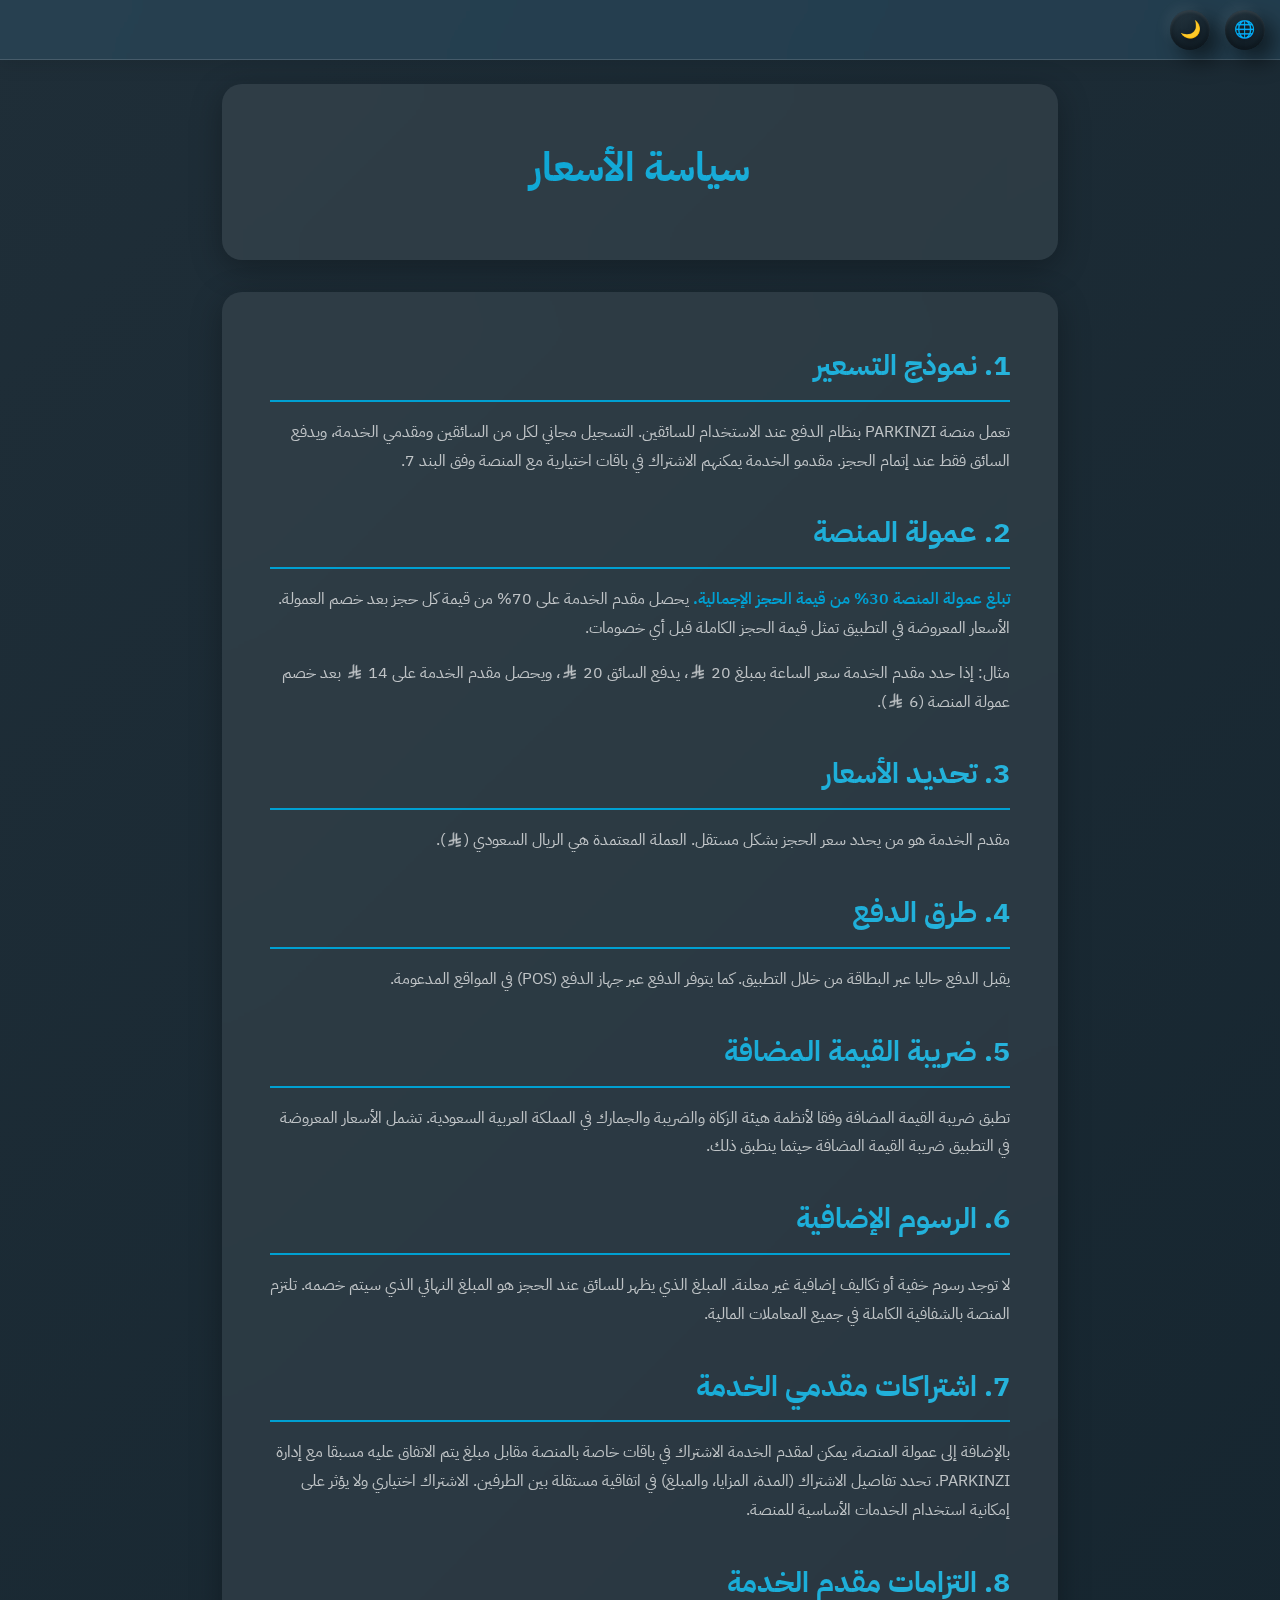
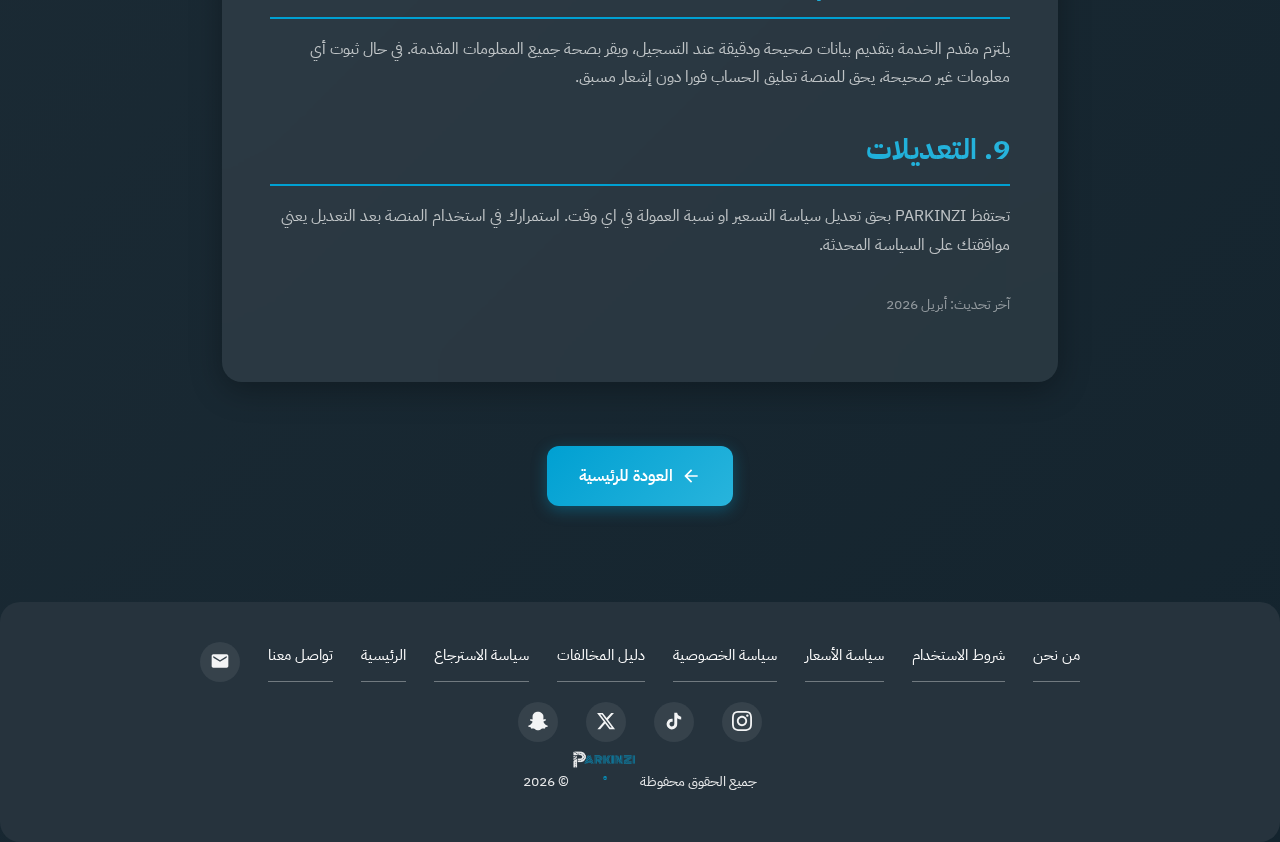
<file: pricing.html>
<!DOCTYPE html>
<html lang="ar" dir="rtl" data-theme="dark">
<head>
  <meta charset="UTF-8">
  <!-- Google tag (gtag.js) -->
  <script async src="https://www.googletagmanager.com/gtag/js?id=G-TGDPERQEF4"></script>
  <script>
    window.dataLayer = window.dataLayer || [];
    function gtag(){dataLayer.push(arguments);}
    gtag('js', new Date());
    gtag('config', 'G-TGDPERQEF4');
  </script>
  <meta name="viewport" content="width=device-width, initial-scale=1.0, maximum-scale=5.0, user-scalable=yes">
  <meta name="theme-color" content="#1a2933" id="themeColorMeta">
  <meta name="robots" content="index, follow">
  <meta name="apple-itunes-app" content="app-id=6751274124">
  <link rel="icon" href="/favicon.ico">
  <link rel="icon" type="image/png" sizes="32x32" href="/favicon-32x32.png">
  <link rel="apple-touch-icon" href="/apple-touch-icon.png">
  <meta name="description" content="اسعار PARKINZI - عمولة 30% من قيمة الحجز. الدفع إلكتروني أو عبر جهاز POS في الموقع. اشتراكات اختيارية لمقدمي الخدمة.">
  <link rel="canonical" href="https://parkinzi.com/pricing.html">
  <link rel="alternate" hreflang="ar" href="https://parkinzi.com/pricing.html">
  <link rel="alternate" hreflang="en" href="https://parkinzi.com/pricing.html">
  <link rel="alternate" hreflang="fr" href="https://parkinzi.com/pricing.html">
  <link rel="alternate" hreflang="ur" href="https://parkinzi.com/pricing.html">
  <link rel="alternate" hreflang="x-default" href="https://parkinzi.com/pricing.html">
  <!-- Open Graph -->
  <meta property="og:type" content="website">
  <meta property="og:url" content="https://parkinzi.com/pricing.html">
  <meta property="og:title" content="سياسة الأسعار | PARKINZI">
  <meta property="og:description" content="اسعار PARKINZI - عمولة 30% من قيمة الحجز. الدفع إلكتروني أو عبر جهاز POS في الموقع. اشتراكات اختيارية لمقدمي الخدمة.">
  <meta property="og:image" content="https://parkinzi.com/logo.png">
  <meta property="og:locale" content="ar_SA">
  <meta property="og:site_name" content="PARKINZI">
  <!-- Twitter Card -->
  <meta name="twitter:card" content="summary">
  <meta name="twitter:title" content="سياسة الأسعار | PARKINZI">
  <meta name="twitter:description" content="اسعار PARKINZI - عمولة 30% من قيمة الحجز. الدفع إلكتروني أو عبر جهاز POS في الموقع. اشتراكات اختيارية لمقدمي الخدمة.">
  <meta name="twitter:image" content="https://parkinzi.com/logo.png">
  <title>سياسة الأسعار | PARKINZI</title>
  <link rel="manifest" href="manifest.webmanifest">
  <link rel="preconnect" href="https://fonts.googleapis.com">
  <link rel="preconnect" href="https://fonts.gstatic.com" crossorigin>
  <link href="https://fonts.googleapis.com/css2?family=IBM+Plex+Sans+Arabic:wght@400;500;600;700&family=Monoton&display=swap" rel="stylesheet">
  <link rel="stylesheet" href="header.css">
  <link rel="stylesheet" href="footer.css">
  <style>
    /* Saudi Riyal symbol (SAMA official 2024 mark, rendered from local asset) */
    .sar-symbol {
      display: inline-block;
      width: 0.95em;
      height: 0.95em;
      vertical-align: -0.1em;
      background-color: currentColor;
      -webkit-mask: url(rial-symbol.png) center/contain no-repeat;
      mask: url(rial-symbol.png) center/contain no-repeat;
      margin: 0 0.12em;
    }
    /* Cross-browser reset + font enforcement */
    *, *::before, *::after {
      box-sizing: border-box;
      -webkit-font-smoothing: antialiased;
      -moz-osx-font-smoothing: grayscale;
    }
    html {
      -webkit-text-size-adjust: 100%;
      -moz-text-size-adjust: 100%;
      text-size-adjust: 100%;
    }
    button, input, select, textarea, optgroup {
      font-family: inherit;
      font-size: inherit;
      line-height: inherit;
      color: inherit;
      margin: 0;
    }
    button, [type="button"], [type="reset"], [type="submit"] {
      -webkit-appearance: button;
      appearance: button;
    }
    img, svg, video, canvas {
      display: block;
      max-width: 100%;
    }
    a { color: inherit; }

    :root, [data-theme="light"] {
      --primary: rgb(0, 104, 184);
      --primary-light: rgb(25, 140, 220);
      --primary-dark: rgb(0, 88, 160);
      --text-primary: rgb(26, 26, 38);
      --text-secondary: rgb(77, 77, 89);
      --bg-top: rgb(250, 252, 255);
      --bg-mid: rgb(242, 247, 252);
      --bg-bottom: rgb(237, 245, 250);
      --glass: rgba(255,255,255,0.85);
      --glass-border: rgba(0,0,0,0.08);
      --glass-strong: rgba(255, 255, 255, 0.95);
      --shadow-light: rgba(255, 255, 255, 0.3);
      --shadow-dark: rgba(0, 0, 0, 0.08);
      --white: #ffffff;
      --primary-shadow: rgba(0, 104, 184, 0.3);
    }
    [data-theme="dark"] {
      --primary: rgb(0, 160, 210);
      --primary-light: rgb(40, 180, 220);
      --primary-dark: rgb(0, 140, 190);
      --text-primary: rgb(255, 255, 255);
      --text-secondary: rgba(255, 255, 255, 0.7);
      --bg-top: rgb(31, 46, 56);
      --bg-mid: rgb(26, 41, 51);
      --bg-bottom: rgb(20, 36, 46);
      --glass: rgba(255,255,255,0.08);
      --glass-border: rgba(255,255,255,0.15);
      --glass-strong: rgba(255, 255, 255, 0.12);
      --shadow-light: rgba(255, 255, 255, 0.05);
      --shadow-dark: rgba(5, 10, 15, 0.3);
      --primary-shadow: rgba(0, 160, 210, 0.35);
    }
    * { margin: 0; padding: 0; box-sizing: border-box; }
    html { background: var(--bg-bottom); }
    body {
      font-family: 'IBM Plex Sans Arabic', sans-serif;
      background: linear-gradient(135deg, var(--bg-top), var(--bg-bottom));
      color: var(--text-primary);
      line-height: 1.8;
      min-height: 100vh;
    }
    .container { max-width: 900px; margin: 0 auto; padding: 2rem; }
    body.has-site-header { padding-top: 52px; }
    .header {
      text-align: center;
      padding: 3rem 2rem;
      background: var(--glass);
      -webkit-backdrop-filter: blur(20px);
      backdrop-filter: blur(20px);
      border-radius: 20px;
      margin-bottom: 2rem;
      box-shadow: 0 8px 32px rgba(0,0,0,0.1);
    }
    [data-theme="dark"] .header { box-shadow: 0 8px 32px rgba(0,0,0,0.3); }
    h1 {
      font-size: 2.5rem;
      margin-bottom: 0.5rem;
      background: linear-gradient(135deg, var(--primary), var(--primary-light));
      -webkit-background-clip: text;
      -webkit-text-fill-color: transparent;
      background-clip: text;
    }
    .content {
      background: var(--glass);
      -webkit-backdrop-filter: blur(20px);
      backdrop-filter: blur(20px);
      padding: 3rem;
      border-radius: 20px;
      box-shadow: 0 8px 32px rgba(0,0,0,0.1);
      margin-bottom: 2rem;
    }
    [data-theme="dark"] .content { box-shadow: 0 8px 32px rgba(0,0,0,0.3); }
    h2 {
      font-size: 1.8rem;
      margin: 2rem 0 1rem;
      padding-bottom: 0.5rem;
      border-bottom: 2px solid var(--primary);
      background: linear-gradient(135deg, var(--primary), var(--primary-light));
      -webkit-background-clip: text;
      -webkit-text-fill-color: transparent;
      background-clip: text;
    }
    h2:first-of-type { margin-top: 0; }
    p { margin-bottom: 1rem; color: var(--text-secondary); }
    .content a { color: var(--primary); text-decoration: none; }
    .content a:hover { text-decoration: underline; }
    .highlight { font-weight: 600; color: var(--primary); }
    .back-btn {
      display: inline-flex;
      align-items: center;
      gap: 0.5rem;
      padding: 1rem 2rem;
      background: linear-gradient(135deg, var(--primary), var(--primary-light));
      color: var(--white);
      text-decoration: none;
      border-radius: 12px;
      font-weight: 600;
      transition: all 0.3s ease;
      box-shadow: 0 4px 15px var(--primary-shadow);
    }
    .back-btn:hover {
      transform: translateY(-2px);
      box-shadow: 0 8px 25px var(--primary-shadow);
    }
    @media (max-width: 768px) {
      .container { padding: 1rem; margin: 0 auto; }
      .content { padding: 2rem 1.5rem; }
      .header, .content h1, .content h2 { text-align: center; }
      h1 { font-size: 2rem; }
      h2 { font-size: 1.5rem; }
    }
  </style>
</head>
<body class="has-site-header">
  <header class="site-header">
    <div class="menu-btn" id="langMenuBtn">
      <div class="icon-circle"><span class="icon">🌐</span></div>
      <div class="menu-text">
        <div class="menu-label" data-i18n="language">اللغة</div>
        <div class="menu-value" id="currentLangDisplay">العربية</div>
      </div>
      <span class="menu-icon">⋯</span>
      <div class="menu-dropdown" id="langDropdown">
        <div class="menu-dropdown-item" data-lang="ar"><span class="checkmark" id="check-ar">✓</span><span>العربية</span></div>
        <div class="menu-dropdown-item" data-lang="en"><span class="checkmark" id="check-en" style="display:none">✓</span><span>English</span></div>
        <div class="menu-dropdown-item" data-lang="fr"><span class="checkmark" id="check-fr" style="display:none">✓</span><span>Français</span></div>
        <div class="menu-dropdown-item" data-lang="ur"><span class="checkmark" id="check-ur" style="display:none">✓</span><span>اردو</span></div>
      </div>
    </div>
    <div class="menu-btn" id="themeMenuBtn">
      <div class="icon-circle"><span class="icon" id="themeIcon">🌙</span></div>
      <div class="menu-text">
        <div class="menu-label" data-i18n="appearance">المظهر</div>
        <div class="menu-value" id="currentThemeDisplay">داكن</div>
      </div>
      <span class="menu-icon">⋯</span>
      <div class="menu-dropdown" id="themeDropdown">
        <div class="menu-dropdown-item" data-theme="light"><span class="checkmark" id="check-light" style="display:none">✓</span><span data-i18n="light">فاتح</span></div>
        <div class="menu-dropdown-item" data-theme="dark"><span class="checkmark" id="check-dark">✓</span><span data-i18n="dark">داكن</span></div>
      </div>
    </div>
  </header>

  <div class="container">
    <div class="header">
      <h1 data-i18n="title">سياسة الأسعار</h1>
    </div>

    <div class="content">
      <h2 data-i18n="modelLabel">1. نموذج التسعير</h2>
      <p data-i18n="modelText">تعمل منصة PARKINZI بنظام الدفع عند الاستخدام للسائقين. التسجيل مجاني لكل من السائقين ومقدمي الخدمة، ويدفع السائق فقط عند إتمام الحجز. مقدمو الخدمة يمكنهم الاشتراك في باقات اختيارية مع المنصة وفق البند 7.</p>

      <h2 data-i18n="commissionLabel">2. عمولة المنصة</h2>
      <p><span class="highlight" data-i18n="commissionText">تبلغ عمولة المنصة 30% من قيمة الحجز الإجمالية.</span> <span data-i18n="commissionNote">يحصل مقدم الخدمة على 70% من قيمة كل حجز بعد خصم العمولة. الأسعار المعروضة في التطبيق تمثل قيمة الحجز الكاملة قبل أي خصومات.</span></p>
      <p data-i18n="commissionExample">مثال: إذا حدد مقدم الخدمة سعر الساعة بمبلغ 20 <span class="sar-symbol" aria-label="ريال سعودي"></span>، يدفع السائق 20 <span class="sar-symbol" aria-label="ريال سعودي"></span>، ويحصل مقدم الخدمة على 14 <span class="sar-symbol" aria-label="ريال سعودي"></span> بعد خصم عمولة المنصة (6 <span class="sar-symbol" aria-label="ريال سعودي"></span>).</p>

      <h2 data-i18n="pricingLabel">3. تحديد الأسعار</h2>
      <p data-i18n="pricingText">مقدم الخدمة هو من يحدد سعر الحجز بشكل مستقل. العملة المعتمدة هي الريال السعودي (<span class="sar-symbol" aria-label="ريال سعودي"></span>).</p>

      <h2 data-i18n="paymentLabel">4. طرق الدفع</h2>
      <p data-i18n="paymentText">يقبل الدفع حاليا عبر البطاقة من خلال التطبيق. كما يتوفر الدفع عبر جهاز الدفع (POS) في المواقع المدعومة.</p>

      <h2 data-i18n="vatLabel">5. ضريبة القيمة المضافة</h2>
      <p data-i18n="vatText">تطبق ضريبة القيمة المضافة وفقا لأنظمة هيئة الزكاة والضريبة والجمارك في المملكة العربية السعودية. تشمل الأسعار المعروضة في التطبيق ضريبة القيمة المضافة حيثما ينطبق ذلك.</p>

      <h2 data-i18n="feesLabel">6. الرسوم الإضافية</h2>
      <p data-i18n="feesText">لا توجد رسوم خفية أو تكاليف إضافية غير معلنة. المبلغ الذي يظهر للسائق عند الحجز هو المبلغ النهائي الذي سيتم خصمه. تلتزم المنصة بالشفافية الكاملة في جميع المعاملات المالية.</p>

      <h2 data-i18n="subscriptionLabel">7. اشتراكات مقدمي الخدمة</h2>
      <p data-i18n="subscriptionText">بالإضافة إلى عمولة المنصة، يمكن لمقدم الخدمة الاشتراك في باقات خاصة بالمنصة مقابل مبلغ يتم الاتفاق عليه مسبقا مع إدارة PARKINZI. تحدد تفاصيل الاشتراك (المدة، المزايا، والمبلغ) في اتفاقية مستقلة بين الطرفين. الاشتراك اختياري ولا يؤثر على إمكانية استخدام الخدمات الأساسية للمنصة.</p>

      <h2 data-i18n="providerLabel">8. التزامات مقدم الخدمة</h2>
      <p data-i18n="providerText">يلتزم مقدم الخدمة بتقديم بيانات صحيحة ودقيقة عند التسجيل، ويقر بصحة جميع المعلومات المقدمة. في حال ثبوت أي معلومات غير صحيحة، يحق للمنصة تعليق الحساب فورا دون إشعار مسبق.</p>

      <h2 data-i18n="changesLabel">9. التعديلات</h2>
      <p data-i18n="changesText">تحتفظ PARKINZI بحق تعديل سياسة التسعير او نسبة العمولة في اي وقت. استمرارك في استخدام المنصة بعد التعديل يعني موافقتك على السياسة المحدثة.</p>

      <p style="margin-top: 2rem; font-size: 0.9rem; opacity: 0.7;" data-i18n="lastUpdated">آخر تحديث: أبريل 2026</p>
    </div>

    <div style="text-align: center; padding: 2rem;">
      <a href="index.html" class="back-btn" data-i18n="backBtn">
        <svg width="20" height="20" viewBox="0 0 24 24" fill="none" xmlns="http://www.w3.org/2000/svg">
          <path d="M20 11H7.83l5.59-5.59L12 4l-8 8 8 8 1.41-1.41L7.83 13H20v-2z" fill="currentColor"/>
        </svg>
        العودة للرئيسية
      </a>
    </div>
  </div>

  <footer class="footer">
    <p class="footer-links">
      <a href="about.html" data-i18n="aboutLink">من نحن</a>
      <a href="terms.html" data-i18n="termsLink">شروط الاستخدام</a>
      <a href="pricing.html" data-i18n="pricingLink">سياسة الأسعار</a>
      <a href="privacy.html" data-i18n="privacyLink">سياسة الخصوصية</a>
      <a href="refund.html#violations" data-i18n="violationsLink">دليل المخالفات</a>
      <a href="refund.html" data-i18n="refundLink">سياسة الاسترجاع</a>
      <a href="index.html" data-i18n="homeLink">الرئيسية</a>
      <a href="index.html#contact" data-i18n="contactLink">تواصل معنا</a>
      <a href="mailto:support@parkinzi.com" class="footer-social-icon" aria-label="support@parkinzi.com"><svg width="20" height="20" viewBox="0 0 24 24" fill="currentColor" aria-hidden="true"><path d="M20 4H4c-1.1 0-2 .9-2 2v12c0 1.1.9 2 2 2h16c1.1 0 2-.9 2-2V6c0-1.1-.9-2-2-2zm0 4l-8 5-8-5V6l8 5 8-5v2z"/></svg></a>
      <a href="https://www.instagram.com/parkinzi" target="_blank" rel="noopener noreferrer" aria-label="انستغرام" class="footer-social-icon"><svg width="20" height="20" viewBox="0 0 24 24" fill="currentColor" aria-hidden="true"><path d="M12 2.163c3.204 0 3.584.012 4.85.07 3.252.148 4.771 1.691 4.919 4.919.058 1.265.069 1.645.069 4.849 0 3.205-.012 3.584-.069 4.849-.149 3.225-1.664 4.771-4.919 4.919-1.266.058-1.644.07-4.85.07-3.204 0-3.584-.012-4.849-.07-3.26-.149-4.771-1.699-4.919-4.92-.058-1.265-.07-1.644-.07-4.849 0-3.204.013-3.583.07-4.849.149-3.227 1.664-4.771 4.919-4.919 1.266-.058 1.645-.07 4.849-.07zm0-2.163c-3.259 0-3.667.014-4.947.072-4.358.2-6.78 2.618-6.98 6.98-.059 1.281-.073 1.689-.073 4.948 0 3.259.014 3.668.072 4.948.2 4.358 2.618 6.78 6.98 6.98 1.281.058 1.689.072 4.948.072 3.259 0 3.668-.014 4.948-.072 4.354-.2 6.782-2.618 6.979-6.98.059-1.28.073-1.689.073-4.948 0-3.259-.014-3.667-.072-4.947-.196-4.354-2.617-6.78-6.979-6.98-1.281-.059-1.69-.073-4.949-.073zm0 5.838c-3.403 0-6.162 2.759-6.162 6.162s2.759 6.163 6.162 6.163 6.162-2.759 6.162-6.163c0-3.403-2.759-6.162-6.162-6.162zm0 10.162c-2.209 0-4-1.79-4-4 0-2.209 1.791-4 4-4s4 1.791 4 4c0 2.21-1.791 4-4 4zm6.406-11.845c-.796 0-1.441.645-1.441 1.44s.645 1.44 1.441 1.44c.795 0 1.439-.645 1.439-1.44s-.644-1.44-1.439-1.44z"/></svg></a>
      <a href="https://www.tiktok.com/@parkinzi" target="_blank" rel="noopener noreferrer" aria-label="تيك توك" class="footer-social-icon"><svg width="20" height="20" viewBox="0 0 24 24" fill="currentColor" aria-hidden="true"><path d="M19.59 6.69a4.83 4.83 0 0 1-3.77-4.25V2h-3.45v13.67a2.89 2.89 0 0 1-5.2 1.74 2.89 2.89 0 0 1 2.31-4.64 2.93 2.93 0 0 1 .88.13V9.4a6.84 6.84 0 0 0-1-.05A6.33 6.33 0 0 0 5 20.1a6.34 6.34 0 0 0 10.86-4.43v-7a8.16 8.16 0 0 0 4.77 1.52v-3.4a4.85 4.85 0 0 1-1-.1z"/></svg></a>
      <a href="https://x.com/parkinziapp" target="_blank" rel="noopener noreferrer" aria-label="اكس" class="footer-social-icon"><svg width="20" height="20" viewBox="0 0 24 24" fill="currentColor" aria-hidden="true"><path d="M18.244 2.25h3.308l-7.227 8.26 8.502 11.24H16.17l-5.214-6.817L4.99 21.75H1.68l7.73-8.835L1.254 2.25H8.08l4.713 6.231zm-1.161 17.52h1.833L7.084 4.126H5.117z"/></svg></a>
      <a href="https://www.snapchat.com/add/parkinziapp" target="_blank" rel="noopener noreferrer" aria-label="سناب شات" class="footer-social-icon"><svg width="20" height="20" viewBox="0 0 24 24" fill="currentColor" aria-hidden="true"><path d="M12.206.793c.99 0 4.347.276 5.93 3.821.529 1.193.403 3.219.299 4.847l-.003.06c-.012.18-.022.345-.03.51.075.045.203.09.401.09.3-.016.659-.12 1.033-.301.165-.088.344-.104.464-.104.182 0 .359.029.509.09.45.149.734.479.734.838.015.449-.39.839-1.213 1.168-.089.029-.209.075-.344.119-.45.135-1.139.36-1.333.81-.09.224-.061.524.12.868l.015.015c.06.136 1.526 3.475 4.791 4.014.255.044.435.27.42.509 0 .075-.015.149-.045.225-.24.569-1.273.988-3.146 1.271-.059.091-.12.375-.164.57-.029.179-.074.36-.134.553-.076.271-.27.405-.555.405h-.03c-.135 0-.313-.031-.538-.074-.36-.075-.765-.135-1.273-.135-.3 0-.599.015-.913.074-.6.104-1.123.464-1.723.884-.853.599-1.826 1.288-3.294 1.288-.06 0-.119-.015-.18-.015h-.149c-1.468 0-2.427-.675-3.279-1.288-.599-.42-1.107-.779-1.707-.884-.314-.045-.629-.074-.928-.074-.54 0-.958.089-1.272.149-.211.043-.391.074-.54.074-.374 0-.523-.224-.583-.42-.061-.192-.09-.389-.135-.568-.046-.18-.105-.494-.166-.57-1.918-.222-2.95-.642-3.189-1.226-.031-.063-.052-.15-.052-.225-.015-.243.165-.465.42-.509 3.264-.54 4.73-3.879 4.791-4.02l.016-.029c.18-.345.224-.645.119-.869-.195-.434-.884-.658-1.332-.809-.121-.029-.24-.074-.346-.119-1.107-.435-1.257-.93-1.197-1.273.09-.479.674-.793 1.168-.793.146 0 .27.029.383.074.42.194.789.3 1.104.3.234 0 .384-.06.465-.105l-.046-.569c-.098-1.626-.225-3.651.307-4.837C7.392 1.077 10.739.807 11.727.807l.419-.015h.06z"/></svg></a>
    </p>
    <p class="footer-copyright">
      <span data-i18n="copyright">جميع الحقوق محفوظة</span>
      <span> <span dir="ltr" style="display:inline-block;white-space:nowrap;"><img src="parkinzi-logo-full-dark.png" alt="PARKINZI®" id="footerLogo" style="height:1.3em;width:auto;vertical-align:-0.35em;"><sup style="font-size:0.65em;color:var(--primary);margin-inline-start:0.1em;vertical-align:0.4em;font-weight:600;">®</sup></span> © 2026</span>
    </p>
  </footer>

  <script>
    const t = {
      ar: {
        title: "سياسة الأسعار",
        modelLabel: "1. نموذج التسعير",
        modelText: "تعمل منصة PARKINZI بنظام الدفع عند الاستخدام للسائقين. التسجيل مجاني لكل من السائقين ومقدمي الخدمة، ويدفع السائق فقط عند إتمام الحجز. مقدمو الخدمة يمكنهم الاشتراك في باقات اختيارية مع المنصة وفق البند 7.",
        commissionLabel: "2. عمولة المنصة",
        commissionText: "تبلغ عمولة المنصة 30% من قيمة الحجز الإجمالية.",
        commissionNote: "يحصل مقدم الخدمة على 70% من قيمة كل حجز بعد خصم العمولة. الأسعار المعروضة في التطبيق تمثل قيمة الحجز الكاملة قبل أي خصومات.",
        commissionExample: "مثال: إذا حدد مقدم الخدمة سعر الساعة بمبلغ 20 <span class="sar-symbol" aria-label="ريال سعودي"></span>، يدفع السائق 20 <span class="sar-symbol" aria-label="ريال سعودي"></span>، ويحصل مقدم الخدمة على 14 <span class="sar-symbol" aria-label="ريال سعودي"></span> بعد خصم عمولة المنصة (6 <span class="sar-symbol" aria-label="ريال سعودي"></span>).",
        pricingLabel: "3. تحديد الأسعار",
        pricingText: "مقدم الخدمة هو من يحدد سعر الحجز بشكل مستقل. العملة المعتمدة هي الريال السعودي (<span class="sar-symbol" aria-label="ريال سعودي"></span>).",
        paymentLabel: "4. طرق الدفع",
        paymentText: "يقبل الدفع حاليا عبر البطاقة من خلال التطبيق. كما يتوفر الدفع عبر جهاز الدفع (POS) في المواقع المدعومة.",
        vatLabel: "5. ضريبة القيمة المضافة",
        vatText: "تطبق ضريبة القيمة المضافة وفقا لأنظمة هيئة الزكاة والضريبة والجمارك في المملكة العربية السعودية. تشمل الأسعار المعروضة في التطبيق ضريبة القيمة المضافة حيثما ينطبق ذلك.",
        feesLabel: "6. الرسوم الإضافية",
        feesText: "لا توجد رسوم خفية أو تكاليف إضافية غير معلنة. المبلغ الذي يظهر للسائق عند الحجز هو المبلغ النهائي الذي سيتم خصمه. تلتزم المنصة بالشفافية الكاملة في جميع المعاملات المالية.",
        subscriptionLabel: "7. اشتراكات مقدمي الخدمة",
        subscriptionText: "بالإضافة إلى عمولة المنصة، يمكن لمقدم الخدمة الاشتراك في باقات خاصة بالمنصة مقابل مبلغ يتم الاتفاق عليه مسبقا مع إدارة PARKINZI. تحدد تفاصيل الاشتراك (المدة، المزايا، والمبلغ) في اتفاقية مستقلة بين الطرفين. الاشتراك اختياري ولا يؤثر على إمكانية استخدام الخدمات الأساسية للمنصة.",
        providerLabel: "8. التزامات مقدم الخدمة",
        providerText: "يلتزم مقدم الخدمة بتقديم بيانات صحيحة ودقيقة عند التسجيل، ويقر بصحة جميع المعلومات المقدمة. في حال ثبوت أي معلومات غير صحيحة، يحق للمنصة تعليق الحساب فورا دون إشعار مسبق.",
        changesLabel: "9. التعديلات",
        changesText: "تحتفظ PARKINZI بحق تعديل سياسة التسعير او نسبة العمولة في اي وقت. استمرارك في استخدام المنصة بعد التعديل يعني موافقتك على السياسة المحدثة.",
        lastUpdated: "آخر تحديث: أبريل 2026",
        backBtn: "العودة للرئيسية",
        copyright: "جميع الحقوق محفوظة",
        aboutLink: "من نحن",
        termsLink: "شروط الاستخدام",
        pricingLink: "سياسة الأسعار",
        privacyLink: "سياسة الخصوصية",
        refundLink: "سياسة الاسترجاع",
        violationsLink: "دليل المخالفات",
        homeLink: "الرئيسية",
        contactLink: "تواصل معنا",
        language: "اللغة",
        appearance: "المظهر",
        light: "فاتح",
        dark: "داكن"
      },
      en: {
        title: "Pricing Policy",
        modelLabel: "1. Pricing Model",
        modelText: "PARKINZI operates on a pay-per-use model for drivers. Registration is free for both drivers and service providers, and drivers pay only when completing a booking. Service providers may optionally subscribe to platform packages as described in section 7.",
        commissionLabel: "2. Platform Commission",
        commissionText: "The platform commission is 30% of the total booking value.",
        commissionNote: "The service provider receives 70% of each booking value after commission deduction. Prices displayed in the app represent the full booking value before any deductions.",
        commissionExample: "Example: If the service provider sets the hourly rate at 20 <span class="sar-symbol" aria-label="ريال سعودي"></span>, the driver pays 20 <span class="sar-symbol" aria-label="ريال سعودي"></span>, and the provider receives 14 <span class="sar-symbol" aria-label="ريال سعودي"></span> after the platform commission (6 <span class="sar-symbol" aria-label="ريال سعودي"></span>) is deducted.",
        pricingLabel: "3. Price Setting",
        pricingText: "The service provider independently sets the booking price. The accepted currency is the Saudi Riyal (<span class="sar-symbol" aria-label="ريال سعودي"></span>).",
        paymentLabel: "4. Payment Methods",
        paymentText: "Payment is currently accepted by card through the app. POS terminal payment is also available at supported locations.",
        vatLabel: "5. Value Added Tax",
        vatText: "Value Added Tax (VAT) is applied in accordance with the regulations of the Zakat, Tax and Customs Authority (ZATCA) of the Kingdom of Saudi Arabia. Prices displayed in the app include VAT where applicable.",
        feesLabel: "6. Additional Fees",
        feesText: "There are no hidden fees or undisclosed additional charges. The amount shown to the driver at booking is the final amount that will be charged. The platform is committed to full transparency in all financial transactions.",
        subscriptionLabel: "7. Service Provider Subscriptions",
        subscriptionText: "In addition to the platform commission, service providers may subscribe to dedicated platform packages for an amount agreed upon in advance with PARKINZI management. Subscription details (duration, benefits, and amount) are defined in a separate agreement between the parties. Subscription is optional and does not affect the ability to use the core platform services.",
        providerLabel: "8. Service Provider Obligations",
        providerText: "The service provider must provide accurate and correct information upon registration, and acknowledges the validity of all submitted data. If any information is found to be incorrect, the platform reserves the right to suspend the account immediately without prior notice.",
        changesLabel: "9. Modifications",
        changesText: "PARKINZI reserves the right to modify the pricing policy or commission rate at any time. Your continued use of the platform after modification constitutes acceptance of the updated policy.",
        lastUpdated: "Last updated: April 2026",
        backBtn: "Back to Home",
        copyright: "All rights reserved",
        aboutLink: "About Us",
        termsLink: "Terms of Use",
        pricingLink: "Pricing Policy",
        privacyLink: "Privacy Policy",
        refundLink: "Refund Policy",
        violationsLink: "Violations Guide",
        homeLink: "Home",
        contactLink: "Contact Us",
        language: "Language",
        appearance: "Appearance",
        light: "Light",
        dark: "Dark"
      },
      fr: {
        title: "Politique tarifaire",
        modelLabel: "1. Modele tarifaire",
        modelText: "PARKINZI fonctionne sur un modele de paiement a l'utilisation pour les conducteurs. L'inscription est gratuite pour les conducteurs et les prestataires, et le conducteur ne paie que lors d'une reservation. Les prestataires peuvent souscrire a des forfaits optionnels de la plateforme comme decrit a l'article 7.",
        commissionLabel: "2. Commission de la plateforme",
        commissionText: "La commission de la plateforme est de 30% de la valeur totale de la reservation.",
        commissionNote: "Le prestataire recoit 70% de la valeur de chaque reservation apres deduction de la commission. Les prix affiches dans l'application representent la valeur totale avant toute deduction.",
        commissionExample: "Exemple : si le prestataire fixe le tarif horaire a 20 <span class="sar-symbol" aria-label="ريال سعودي"></span>, le conducteur paie 20 <span class="sar-symbol" aria-label="ريال سعودي"></span> et le prestataire recoit 14 <span class="sar-symbol" aria-label="ريال سعودي"></span> apres deduction de la commission (6 <span class="sar-symbol" aria-label="ريال سعودي"></span>).",
        pricingLabel: "3. Fixation des prix",
        pricingText: "Le prestataire fixe independamment le prix de la reservation. La devise acceptee est le Riyal saoudien (<span class="sar-symbol" aria-label="ريال سعودي"></span>).",
        paymentLabel: "4. Modes de paiement",
        paymentText: "Le paiement est actuellement accepte par carte via l'application. Le paiement par terminal (TPE) est egalement disponible sur les sites pris en charge.",
        vatLabel: "5. Taxe sur la valeur ajoutee",
        vatText: "La taxe sur la valeur ajoutee (TVA) est appliquee conformement aux reglementations de l'Autorite de la Zakat, des Impots et des Douanes (ZATCA) du Royaume d'Arabie saoudite. Les prix affiches dans l'application incluent la TVA le cas echeant.",
        feesLabel: "6. Frais supplementaires",
        feesText: "Il n'y a aucun frais cache ni charge supplementaire non divulguee. Le montant affiche au conducteur lors de la reservation est le montant final qui sera debite. La plateforme s'engage a une transparence totale dans toutes les transactions financieres.",
        subscriptionLabel: "7. Abonnements des prestataires",
        subscriptionText: "En plus de la commission de la plateforme, le prestataire peut souscrire a des forfaits dedies moyennant un montant convenu au prealable avec la direction de PARKINZI. Les details de l'abonnement (duree, avantages et montant) sont definis dans un accord distinct entre les parties. L'abonnement est optionnel et n'affecte pas la possibilite d'utiliser les services de base de la plateforme.",
        providerLabel: "8. Obligations du prestataire",
        providerText: "Le prestataire doit fournir des informations exactes et correctes lors de l'inscription, et reconnait la validite de toutes les donnees soumises. Si des informations s'averent incorrectes, la plateforme se reserve le droit de suspendre le compte immediatement sans preavis.",
        changesLabel: "9. Modifications",
        changesText: "PARKINZI se reserve le droit de modifier la politique tarifaire ou le taux de commission a tout moment. Votre utilisation continue de la plateforme apres modification constitue une acceptation de la politique mise a jour.",
        lastUpdated: "Derniere mise a jour : avril 2026",
        backBtn: "Retour a l'accueil",
        copyright: "Tous droits reserves",
        aboutLink: "A propos",
        termsLink: "Conditions d'utilisation",
        pricingLink: "Politique tarifaire",
        privacyLink: "Politique de confidentialite",
        refundLink: "Politique de remboursement",
        violationsLink: "Guide des infractions",
        homeLink: "Accueil",
        contactLink: "Contactez-nous",
        language: "Langue",
        appearance: "Apparence",
        light: "Clair",
        dark: "Sombre"
      },
      ur: {
        title: "قیمتوں کی پالیسی",
        modelLabel: "1. قیمتوں کا ماڈل",
        modelText: "PARKINZI ڈرائیوروں کے لیے استعمال کے وقت ادائیگی کے ماڈل پر کام کرتا ہے۔ ڈرائیوروں اور خدمت فراہم کنندگان دونوں کے لیے رجسٹریشن مفت ہے، اور ڈرائیور صرف بکنگ مکمل کرتے وقت ادائیگی کرتا ہے۔ خدمت فراہم کنندگان سیکشن 7 کے مطابق پلیٹ فارم کے اختیاری پیکجز میں سبسکرائب کر سکتے ہیں۔",
        commissionLabel: "2. پلیٹ فارم کمیشن",
        commissionText: "پلیٹ فارم کمیشن بکنگ کی کل قیمت کا 30% ہے۔",
        commissionNote: "خدمت فراہم کنندہ کو کمیشن کٹوتی کے بعد ہر بکنگ کی قیمت کا 70% ملتا ہے۔ ایپ میں دکھائی گئی قیمتیں کسی بھی کٹوتی سے پہلے مکمل بکنگ کی قیمت ہیں۔",
        commissionExample: "مثال: اگر خدمت فراہم کنندہ فی گھنٹہ شرح 20 <span class="sar-symbol" aria-label="ريال سعودي"></span> مقرر کرتا ہے، تو ڈرائیور 20 <span class="sar-symbol" aria-label="ريال سعودي"></span> ادا کرتا ہے، اور فراہم کنندہ کو پلیٹ فارم کمیشن (6 <span class="sar-symbol" aria-label="ريال سعودي"></span>) کٹوتی کے بعد 14 <span class="sar-symbol" aria-label="ريال سعودي"></span> ملتے ہیں۔",
        pricingLabel: "3. قیمت کا تعین",
        pricingText: "خدمت فراہم کنندہ آزادانہ طور پر بکنگ کی قیمت طے کرتا ہے۔ قبول شدہ کرنسی سعودی ریال (<span class="sar-symbol" aria-label="ريال سعودي"></span>) ہے۔",
        paymentLabel: "4. ادائیگی کے طریقے",
        paymentText: "ادائیگی اس وقت ایپ کے ذریعے کارڈ سے قبول کی جاتی ہے۔ معاونت یافتہ مقامات پر POS ڈیوائس کے ذریعے ادائیگی بھی دستیاب ہے۔",
        vatLabel: "5. ویلیو ایڈڈ ٹیکس",
        vatText: "ویلیو ایڈڈ ٹیکس (VAT) مملکت سعودی عرب کے زکوة، ٹیکس اور کسٹمز اتھارٹی (ZATCA) کے ضوابط کے مطابق لاگو ہوتا ہے۔ ایپ میں دکھائی گئی قیمتوں میں جہاں لاگو ہو VAT شامل ہے۔",
        feesLabel: "6. اضافی فیسیں",
        feesText: "کوئی پوشیدہ فیسیں یا غیر ظاہر شدہ اضافی چارجز نہیں ہیں۔ بکنگ کے وقت ڈرائیور کو دکھائی جانے والی رقم حتمی رقم ہے جو وصول کی جائے گی۔ پلیٹ فارم تمام مالی لین دین میں مکمل شفافیت کا پابند ہے۔",
        subscriptionLabel: "7. خدمت فراہم کنندگان کی سبسکرپشنز",
        subscriptionText: "پلیٹ فارم کمیشن کے علاوہ، خدمت فراہم کنندہ PARKINZI انتظامیہ کے ساتھ پیشگی طے شدہ رقم کے بدلے مخصوص پلیٹ فارم پیکجز میں سبسکرائب کر سکتا ہے۔ سبسکرپشن کی تفصیلات (مدت، فوائد، اور رقم) فریقین کے درمیان ایک علیحدہ معاہدے میں بیان کی جاتی ہیں۔ سبسکرپشن اختیاری ہے اور پلیٹ فارم کی بنیادی خدمات کے استعمال کو متاثر نہیں کرتی۔",
        providerLabel: "8. خدمت فراہم کنندہ کی ذمہ داریاں",
        providerText: "خدمت فراہم کنندہ رجسٹریشن کے وقت درست اور صحیح معلومات فراہم کرنے کا پابند ہے، اور تمام جمع کرائے گئے ڈیٹا کی درستگی کا اقرار کرتا ہے۔ اگر کوئی معلومات غلط پائی جائیں تو پلیٹ فارم بغیر پیشگی اطلاع کے فوری طور پر اکاؤنٹ معطل کرنے کا حق رکھتا ہے۔",
        changesLabel: "9. ترامیم",
        changesText: "PARKINZI کسی بھی وقت قیمتوں کی پالیسی یا کمیشن کی شرح میں ترمیم کا حق محفوظ رکھتا ہے۔ ترمیم کے بعد پلیٹ فارم کا مسلسل استعمال اپ ڈیٹ شدہ پالیسی کی قبولیت تصور کیا جائے گا۔",
        lastUpdated: "آخری اپ ڈیٹ: اپریل 2026",
        backBtn: "واپس ہوم",
        copyright: "جملہ حقوق محفوظ ہیں",
        aboutLink: "ہمارے بارے میں",
        termsLink: "استعمال کی شرائط",
        pricingLink: "قیمتوں کی پالیسی",
        privacyLink: "رازداری کی پالیسی",
        refundLink: "واپسی کی پالیسی",
        violationsLink: "خلاف ورزیوں کی گائیڈ",
        homeLink: "ہوم",
        contactLink: "ہم سے رابطہ کریں",
        language: "زبان",
        appearance: "ظہور",
        light: "روشن",
        dark: "اندھیرا"
      }
    };

    const lang = () => localStorage.getItem("parkinzi_lang") || "ar";
    const theme = () => localStorage.getItem("parkinzi_theme") || "dark";
    const langNames = { ar: "العربية", en: "English", fr: "Français", ur: "اردو" };
    let l = lang();
    document.documentElement.lang = l;
    document.documentElement.dir = (l === "ar" || l === "ur") ? "rtl" : "ltr";

    function setLang(code) {
      localStorage.setItem("parkinzi_lang", code);
      l = code;
      document.documentElement.lang = code;
      document.documentElement.dir = (code === "ar" || code === "ur") ? "rtl" : "ltr";
      document.getElementById("currentLangDisplay").textContent = langNames[code] || code;
      ["ar","en","fr","ur"].forEach(c => {
        const el = document.getElementById("check-" + c);
        if (el) el.style.display = c === code ? "inline" : "none";
      });
      const th = theme();
      document.getElementById("currentThemeDisplay").textContent = t[code][th === "dark" ? "dark" : "light"];
      document.querySelectorAll("[data-i18n]").forEach(el => {
        const k = el.dataset.i18n;
        if (t[code] && t[code][k]) el.innerHTML = t[code][k];
      });
      document.title = "PARKINZI | " + (t[code] && t[code].title ? t[code].title : "Pricing Policy");
    }

    function setTheme(th) {
      localStorage.setItem("parkinzi_theme", th);
      document.documentElement.dataset.theme = th;
      const meta = document.getElementById("themeColorMeta");
      if (meta) meta.content = th === "dark" ? "#1a2933" : "#0068b8";
      const logo = document.getElementById("footerLogo");
      if (logo) logo.src = th === "dark" ? "parkinzi-logo-full-dark.png" : "parkinzi-logo-full-light.png";
      document.getElementById("themeIcon").textContent = th === "dark" ? "🌙" : "☀️";
      document.getElementById("currentThemeDisplay").textContent = t[l][th === "dark" ? "dark" : "light"];
      document.getElementById("check-light").style.display = th === "light" ? "inline" : "none";
      document.getElementById("check-dark").style.display = th === "dark" ? "inline" : "none";
    }

    document.getElementById("langMenuBtn").addEventListener("click", e => {
      e.stopPropagation();
      document.getElementById("langDropdown").classList.toggle("show");
      document.getElementById("themeDropdown").classList.remove("show");
    });
    document.getElementById("themeMenuBtn").addEventListener("click", e => {
      e.stopPropagation();
      document.getElementById("themeDropdown").classList.toggle("show");
      document.getElementById("langDropdown").classList.remove("show");
    });
    document.addEventListener("click", () => {
      document.getElementById("langDropdown").classList.remove("show");
      document.getElementById("themeDropdown").classList.remove("show");
    });

    document.querySelectorAll("#langDropdown .menu-dropdown-item").forEach(item => {
      item.addEventListener("click", () => setLang(item.dataset.lang));
    });
    document.querySelectorAll("#themeDropdown .menu-dropdown-item").forEach(item => {
      item.addEventListener("click", () => {
        setTheme(item.dataset.theme);
        document.getElementById("themeDropdown").classList.remove("show");
      });
    });

    document.querySelectorAll("[data-i18n]").forEach(el => {
      const k = el.dataset.i18n;
      if (t[l] && t[l][k]) el.textContent = t[l][k];
    });
    document.getElementById("currentLangDisplay").textContent = langNames[l] || l;
    ["ar","en","fr","ur"].forEach(c => {
      const el = document.getElementById("check-" + c);
      if (el) el.style.display = l === c ? "inline" : "none";
    });
    document.title = "PARKINZI | " + (t[l] && t[l].title ? t[l].title : "Pricing Policy");

    (function() {
      const th = theme();
      document.documentElement.dataset.theme = th;
      const meta = document.getElementById("themeColorMeta");
      if (meta) meta.content = th === "dark" ? "#1a2933" : "#0068b8";
      const logo = document.getElementById("footerLogo");
      if (logo) logo.src = th === "dark" ? "parkinzi-logo-full-dark.png" : "parkinzi-logo-full-light.png";
      document.getElementById("themeIcon").textContent = th === "dark" ? "🌙" : "☀️";
      document.getElementById("currentThemeDisplay").textContent = t[l][th === "dark" ? "dark" : "light"];
      document.getElementById("check-light").style.display = th === "light" ? "inline" : "none";
      document.getElementById("check-dark").style.display = th === "dark" ? "inline" : "none";
    })();
  </script>
  <script>
    if ("serviceWorker" in navigator) {
      window.addEventListener("load", () => {
        navigator.serviceWorker.register("sw.js", { scope: "./" }).catch(() => {});
      });
    }
  </script>
</body>
</html>
</file>
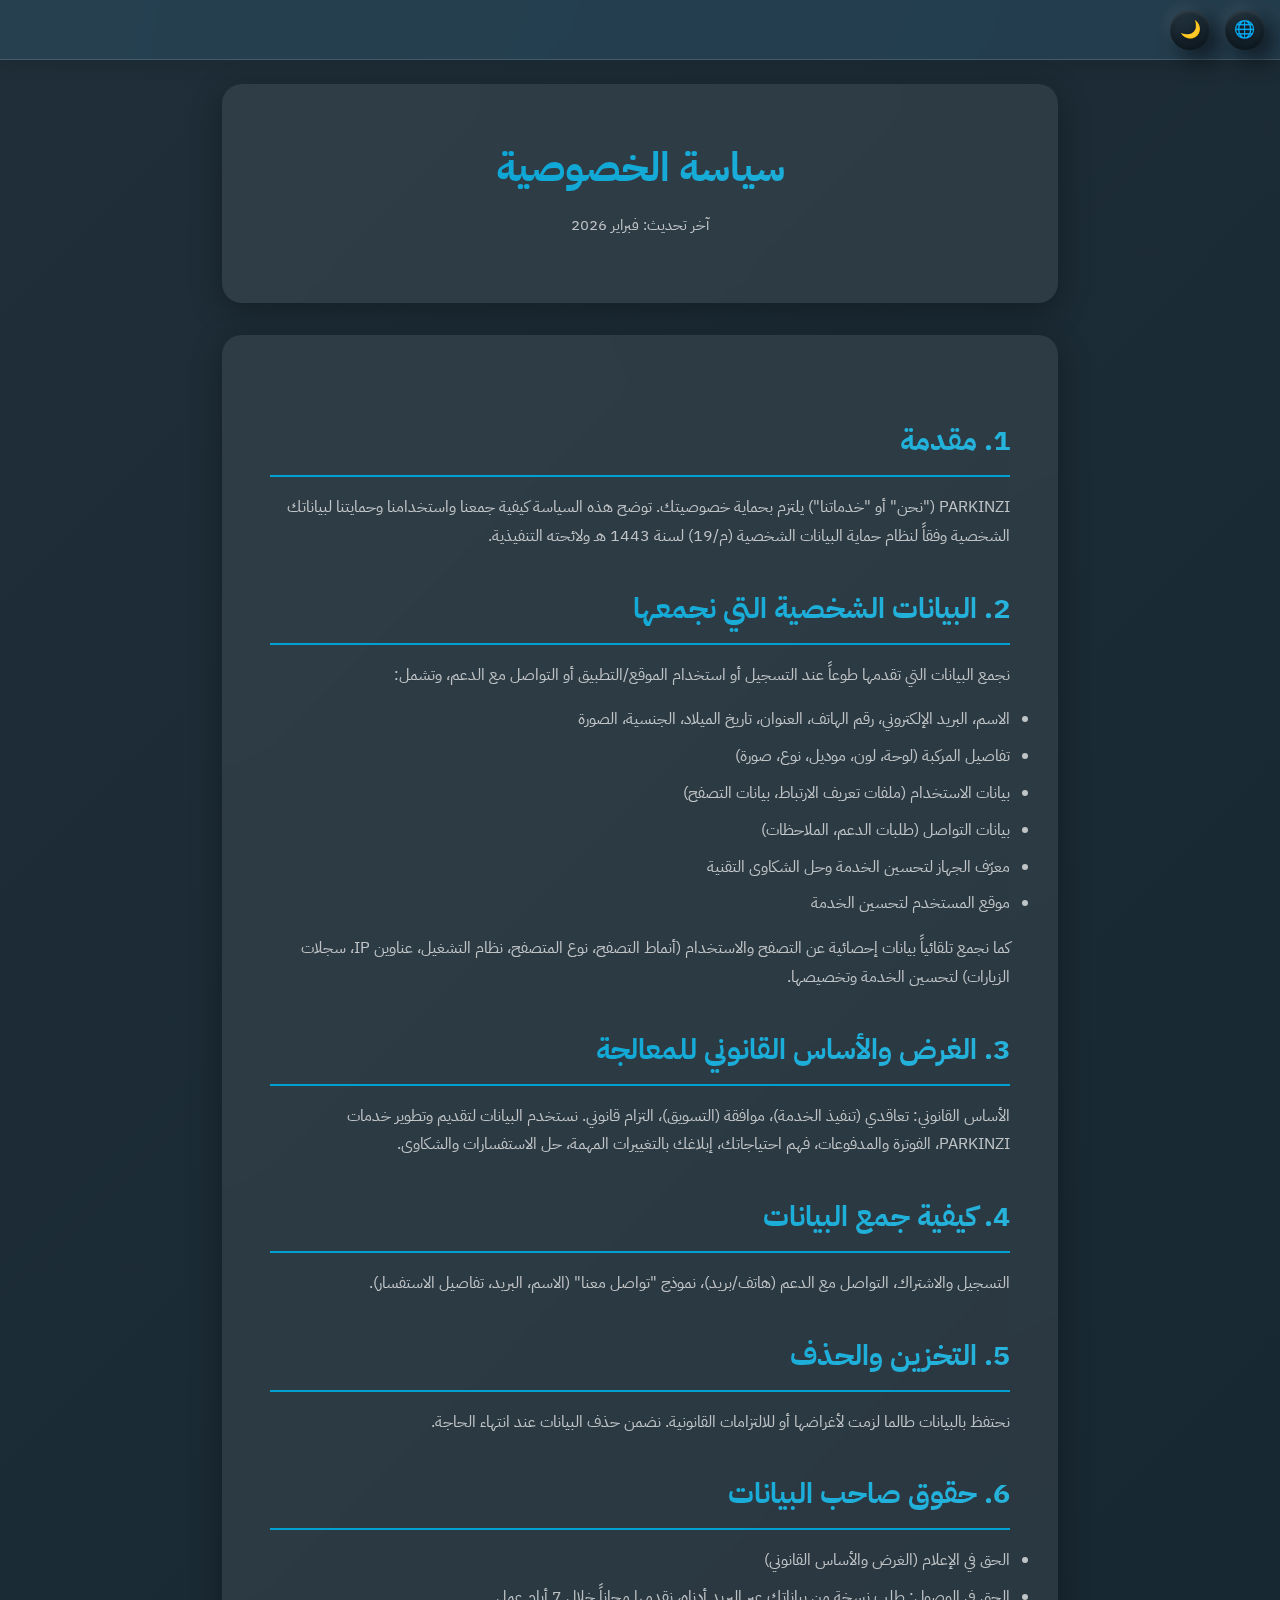
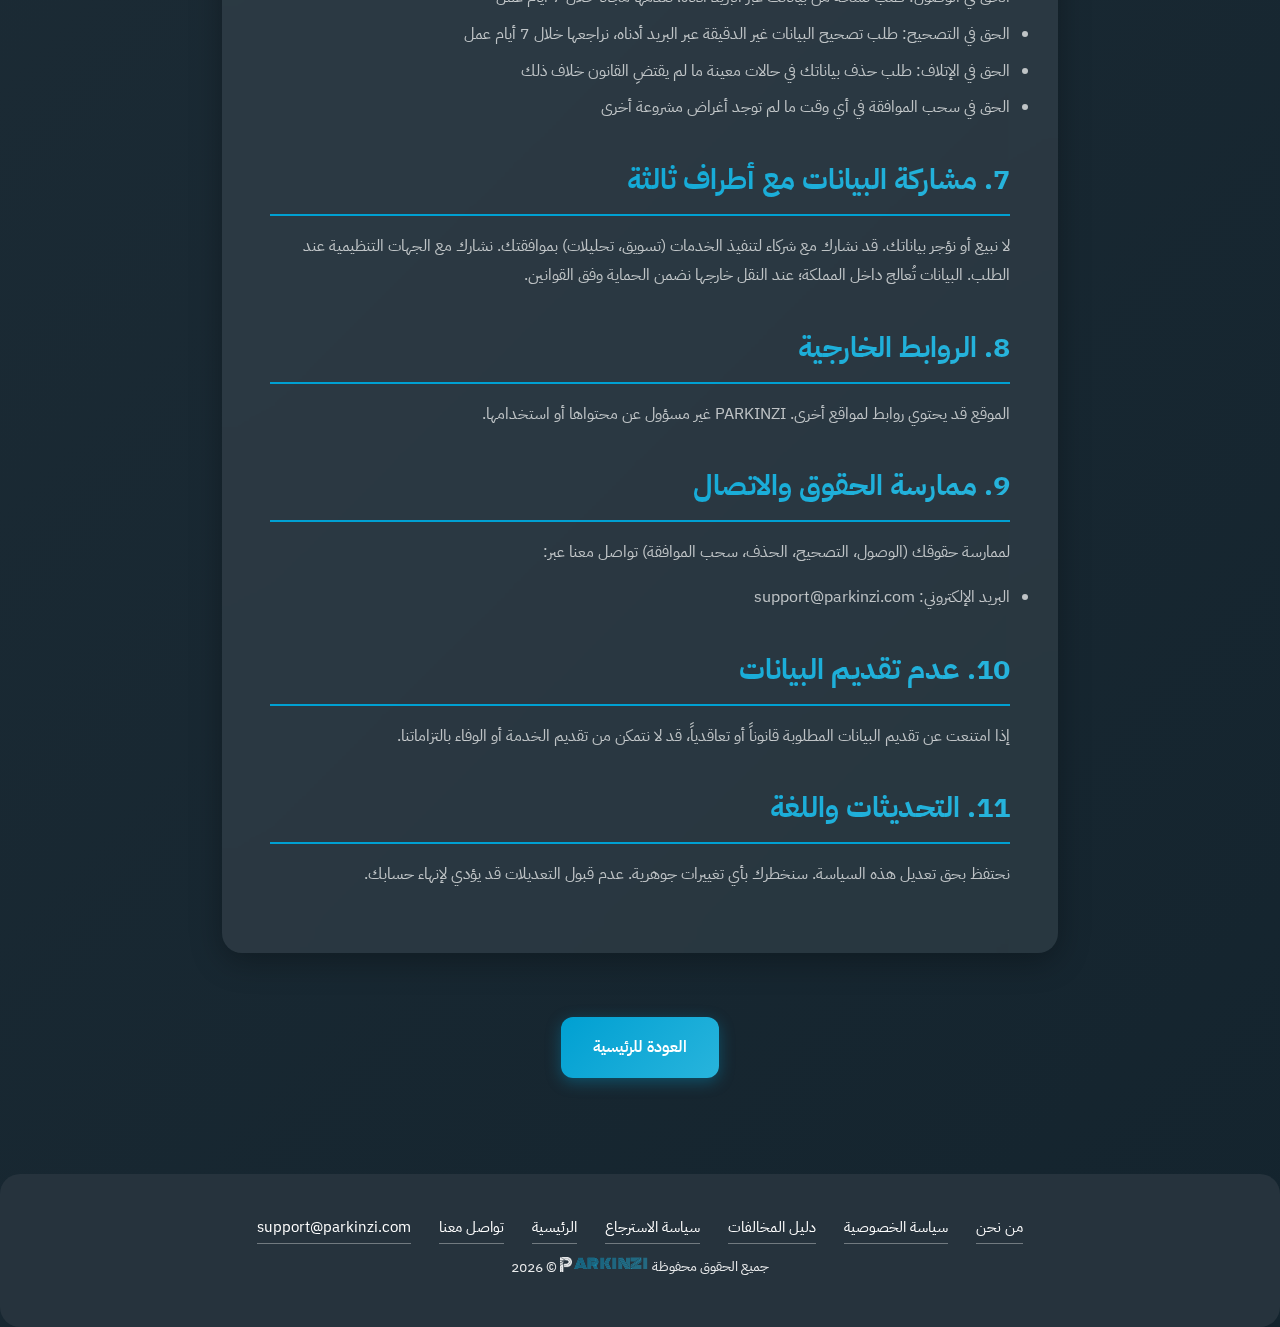
<file: privacy.html>
<!DOCTYPE html>
<html lang="ar" dir="rtl" data-theme="dark">
<head>
  <meta charset="UTF-8">
  <meta name="viewport" content="width=device-width, initial-scale=1.0, maximum-scale=5.0, user-scalable=yes">
  <meta name="theme-color" content="#1a2933" id="themeColorMeta">
  <title>سياسة الخصوصية | PARKINZI</title>
  <link rel="preconnect" href="https://fonts.googleapis.com">
  <link rel="preconnect" href="https://fonts.gstatic.com" crossorigin>
  <link href="https://fonts.googleapis.com/css2?family=IBM+Plex+Sans+Arabic:wght@400;500;600;700&family=Monoton&display=swap" rel="stylesheet">
  <link rel="stylesheet" href="header.css">
  <link rel="stylesheet" href="footer.css">
  <style>
    :root, [data-theme="light"] {
      --primary: rgb(0, 104, 184);
      --primary-light: rgb(25, 140, 220);
      --primary-dark: rgb(0, 88, 160);
      --text-primary: rgb(26, 26, 38);
      --text-secondary: rgb(77, 77, 89);
      --bg-top: rgb(250, 252, 255);
      --bg-mid: rgb(242, 247, 252);
      --bg-bottom: rgb(237, 245, 250);
      --glass: rgba(255,255,255,0.85);
      --glass-border: rgba(0,0,0,0.08);
      --glass-strong: rgba(255, 255, 255, 0.95);
      --shadow-light: rgba(255, 255, 255, 0.3);
      --shadow-dark: rgba(0, 0, 0, 0.08);
      --white: #ffffff;
      --primary-shadow: rgba(0, 104, 184, 0.3);
    }
    [data-theme="dark"] {
      --primary: rgb(0, 160, 210);
      --primary-light: rgb(40, 180, 220);
      --primary-dark: rgb(0, 140, 190);
      --text-primary: rgb(255, 255, 255);
      --text-secondary: rgba(255, 255, 255, 0.7);
      --bg-top: rgb(31, 46, 56);
      --bg-mid: rgb(26, 41, 51);
      --bg-bottom: rgb(20, 36, 46);
      --glass: rgba(255,255,255,0.08);
      --glass-border: rgba(255,255,255,0.15);
      --glass-strong: rgba(255, 255, 255, 0.12);
      --shadow-light: rgba(255, 255, 255, 0.05);
      --shadow-dark: rgba(5, 10, 15, 0.3);
      --primary-shadow: rgba(0, 160, 210, 0.35);
    }
    * { margin: 0; padding: 0; box-sizing: border-box; }
    html { background: var(--bg-bottom); }
    body {
      font-family: 'IBM Plex Sans Arabic', sans-serif;
      background: linear-gradient(135deg, var(--bg-top), var(--bg-bottom));
      color: var(--text-primary);
      line-height: 1.8;
      min-height: 100vh;
    }
    .container { max-width: 900px; margin: 0 auto; padding: 2rem; }
    body.has-site-header { padding-top: 52px; }
    .header {
      text-align: center;
      padding: 3rem 2rem;
      background: var(--glass);
      backdrop-filter: blur(20px);
      border-radius: 20px;
      margin-bottom: 2rem;
      box-shadow: 0 8px 32px rgba(0,0,0,0.1);
    }
    [data-theme="dark"] .header { box-shadow: 0 8px 32px rgba(0,0,0,0.3); }
    h1 {
      font-size: 2.5rem;
      margin-bottom: 0.5rem;
      background: linear-gradient(135deg, var(--primary), var(--primary-light));
      -webkit-background-clip: text;
      -webkit-text-fill-color: transparent;
      background-clip: text;
    }
    .last-updated { color: var(--text-secondary); font-size: 0.95rem; }
    .content {
      background: var(--glass);
      backdrop-filter: blur(20px);
      padding: 3rem;
      border-radius: 20px;
      box-shadow: 0 8px 32px rgba(0,0,0,0.1);
      margin-bottom: 2rem;
    }
    [data-theme="dark"] .content { box-shadow: 0 8px 32px rgba(0,0,0,0.3); }
    h2 {
      font-size: 1.8rem;
      margin: 2rem 0 1rem;
      padding-bottom: 0.5rem;
      border-bottom: 2px solid var(--primary);
      background: linear-gradient(135deg, var(--primary), var(--primary-light));
      -webkit-background-clip: text;
      -webkit-text-fill-color: transparent;
      background-clip: text;
    }
    h3 { color: var(--text-primary); font-size: 1.3rem; margin: 1.5rem 0 0.75rem; }
    p { margin-bottom: 1rem; color: var(--text-secondary); }
    ul, ol { margin: 1rem 0 1rem 2rem; color: var(--text-secondary); }
    li { margin-bottom: 0.5rem; }
    .back-btn {
      display: inline-flex;
      align-items: center;
      gap: 0.5rem;
      padding: 1rem 2rem;
      background: linear-gradient(135deg, var(--primary), var(--primary-light));
      color: var(--white);
      text-decoration: none;
      border-radius: 12px;
      font-weight: 600;
      transition: all 0.3s ease;
      box-shadow: 0 4px 15px var(--primary-shadow);
    }
    .back-btn:hover {
      transform: translateY(-2px);
      box-shadow: 0 8px 25px var(--primary-shadow);
    }
    @media (max-width: 768px) {
      .container { padding: 1rem; margin: 0 auto; }
      .content { padding: 2rem 1.5rem; }
      .header, .content h1, .content h2, .content h3 { text-align: center; }
      h1 { font-size: 2rem; }
      h2 { font-size: 1.5rem; }
    }
  </style>
</head>
<body class="has-site-header">
  <header class="site-header">
    <div class="menu-btn" id="langMenuBtn">
      <div class="icon-circle"><span class="icon">🌐</span></div>
      <div class="menu-text">
        <div class="menu-label" data-i18n="language">اللغة</div>
        <div class="menu-value" id="currentLangDisplay">العربية</div>
      </div>
      <span class="menu-icon">⋯</span>
      <div class="menu-dropdown" id="langDropdown">
        <div class="menu-dropdown-item" data-lang="ar"><span class="checkmark" id="check-ar">✓</span><span>العربية</span></div>
        <div class="menu-dropdown-item" data-lang="en"><span class="checkmark" id="check-en" style="display:none">✓</span><span>English</span></div>
        <div class="menu-dropdown-item" data-lang="fr"><span class="checkmark" id="check-fr" style="display:none">✓</span><span>Français</span></div>
        <div class="menu-dropdown-item" data-lang="ur"><span class="checkmark" id="check-ur" style="display:none">✓</span><span>اردو</span></div>
      </div>
    </div>
    <div class="menu-btn" id="themeMenuBtn">
      <div class="icon-circle"><span class="icon" id="themeIcon">🌙</span></div>
      <div class="menu-text">
        <div class="menu-label" data-i18n="appearance">المظهر</div>
        <div class="menu-value" id="currentThemeDisplay">داكن</div>
      </div>
      <span class="menu-icon">⋯</span>
      <div class="menu-dropdown" id="themeDropdown">
        <div class="menu-dropdown-item" data-theme="light"><span class="checkmark" id="check-light" style="display:none">✓</span><span data-i18n="light">فاتح</span></div>
        <div class="menu-dropdown-item" data-theme="dark"><span class="checkmark" id="check-dark">✓</span><span data-i18n="dark">داكن</span></div>
      </div>
    </div>
  </header>

  <div class="container">
    <div class="header">
      <h1 data-i18n="title">سياسة الخصوصية</h1>
      <p class="last-updated" data-i18n="lastUpdated">آخر تحديث: فبراير 2026</p>
    </div>

    <div class="content">
      <h2 data-i18n="h1">1. مقدمة</h2>
      <p data-i18n="p1">PARKINZI ("نحن" أو "خدماتنا") يلتزم بحماية خصوصيتك. توضح هذه السياسة كيفية جمعنا واستخدامنا وحمايتنا لبياناتك الشخصية وفقاً لنظام حماية البيانات الشخصية (م/19) لسنة 1443 هـ ولائحته التنفيذية.</p>

      <h2 data-i18n="h2">2. البيانات الشخصية التي نجمعها</h2>
      <p data-i18n="p2">نجمع البيانات التي تقدمها طوعاً عند التسجيل أو استخدام الموقع/التطبيق أو التواصل مع الدعم، وتشمل:</p>
      <ul>
        <li data-i18n="li2a">الاسم، البريد الإلكتروني، رقم الهاتف، العنوان، تاريخ الميلاد، الجنسية، الصورة</li>
        <li data-i18n="li2b">تفاصيل المركبة (لوحة، لون، موديل، نوع، صورة)</li>
        <li data-i18n="li2c">بيانات الاستخدام (ملفات تعريف الارتباط، بيانات التصفح)</li>
        <li data-i18n="li2d">بيانات التواصل (طلبات الدعم، الملاحظات)</li>
        <li data-i18n="li2e">معرّف الجهاز لتحسين الخدمة وحل الشكاوى التقنية</li>
        <li data-i18n="li2f">موقع المستخدم لتحسين الخدمة</li>
      </ul>
      <p data-i18n="p2b">كما نجمع تلقائياً بيانات إحصائية عن التصفح والاستخدام (أنماط التصفح، نوع المتصفح، نظام التشغيل، عناوين IP، سجلات الزيارات) لتحسين الخدمة وتخصيصها.</p>

      <h2 data-i18n="h3">3. الغرض والأساس القانوني للمعالجة</h2>
      <p data-i18n="p3">الأساس القانوني: تعاقدي (تنفيذ الخدمة)، موافقة (التسويق)، التزام قانوني. نستخدم البيانات لتقديم وتطوير خدمات PARKINZI، الفوترة والمدفوعات، فهم احتياجاتك، إبلاغك بالتغييرات المهمة، حل الاستفسارات والشكاوى.</p>

      <h2 data-i18n="h4">4. كيفية جمع البيانات</h2>
      <p data-i18n="p4">التسجيل والاشتراك، التواصل مع الدعم (هاتف/بريد)، نموذج "تواصل معنا" (الاسم، البريد، تفاصيل الاستفسار).</p>

      <h2 data-i18n="h5">5. التخزين والحذف</h2>
      <p data-i18n="p5">نحتفظ بالبيانات طالما لزمت لأغراضها أو للالتزامات القانونية. نضمن حذف البيانات عند انتهاء الحاجة.</p>

      <h2 data-i18n="h6">6. حقوق صاحب البيانات</h2>
      <ul>
        <li data-i18n="li6a">الحق في الإعلام (الغرض والأساس القانوني)</li>
        <li data-i18n="li6b">الحق في الوصول: طلب نسخة من بياناتك عبر البريد أدناه، نقدمها مجاناً خلال 7 أيام عمل</li>
        <li data-i18n="li6c">الحق في التصحيح: طلب تصحيح البيانات غير الدقيقة عبر البريد أدناه، نراجعها خلال 7 أيام عمل</li>
        <li data-i18n="li6d">الحق في الإتلاف: طلب حذف بياناتك في حالات معينة ما لم يقتضِ القانون خلاف ذلك</li>
        <li data-i18n="li6e">الحق في سحب الموافقة في أي وقت ما لم توجد أغراض مشروعة أخرى</li>
      </ul>

      <h2 data-i18n="h7">7. مشاركة البيانات مع أطراف ثالثة</h2>
      <p data-i18n="p7">لا نبيع أو نؤجر بياناتك. قد نشارك مع شركاء لتنفيذ الخدمات (تسويق، تحليلات) بموافقتك. نشارك مع الجهات التنظيمية عند الطلب. البيانات تُعالج داخل المملكة؛ عند النقل خارجها نضمن الحماية وفق القوانين.</p>

      <h2 data-i18n="h8">8. الروابط الخارجية</h2>
      <p data-i18n="p8">الموقع قد يحتوي روابط لمواقع أخرى. PARKINZI غير مسؤول عن محتواها أو استخدامها.</p>

      <h2 data-i18n="h9">9. ممارسة الحقوق والاتصال</h2>
      <p data-i18n="p9">لممارسة حقوقك (الوصول، التصحيح، الحذف، سحب الموافقة) تواصل معنا عبر:</p>
      <ul>
        <li data-i18n="li9">البريد الإلكتروني: support@parkinzi.com</li>
      </ul>

      <h2 data-i18n="h10">10. عدم تقديم البيانات</h2>
      <p data-i18n="p10">إذا امتنعت عن تقديم البيانات المطلوبة قانوناً أو تعاقدياً، قد لا نتمكن من تقديم الخدمة أو الوفاء بالتزاماتنا.</p>

      <h2 data-i18n="h11">11. التحديثات واللغة</h2>
      <p data-i18n="p11">نحتفظ بحق تعديل هذه السياسة. سنخطرك بأي تغييرات جوهرية. عدم قبول التعديلات قد يؤدي لإنهاء حسابك.</p>
    </div>

    <div style="text-align: center; padding: 2rem;">
      <a href="index.html" class="back-btn" data-i18n="backBtn">
        <svg width="20" height="20" viewBox="0 0 24 24" fill="none" xmlns="http://www.w3.org/2000/svg">
          <path d="M20 11H7.83l5.59-5.59L12 4l-8 8 8 8 1.41-1.41L7.83 13H20v-2z" fill="currentColor"/>
        </svg>
        العودة للرئيسية
      </a>
    </div>
  </div>

  <footer class="footer">
    <p class="footer-links">
      <a href="index.html#features" data-i18n="aboutLink">من نحن</a>
      <a href="privacy.html" data-i18n="privacyLink">سياسة الخصوصية</a>
      <a href="refund.html#violations" data-i18n="violationsLink">دليل المخالفات</a>
      <a href="refund.html" data-i18n="refundLink">سياسة الاسترجاع</a>
      <a href="index.html" data-i18n="homeLink">الرئيسية</a>
      <a href="index.html#contact" data-i18n="contactLink">تواصل معنا</a>
      <a href="mailto:support@parkinzi.com">support@parkinzi.com</a>
    </p>
    <p class="footer-copyright">
      <span data-i18n="copyright">جميع الحقوق محفوظة</span>
      <span> <span class="brand-logo brand-logo--xs"><img src="parkinzi-logo-light.png" alt="P" class="brand-logo-img" id="footerLogo"><span class="brand-logo-text">ARKINZI</span></span> © 2026</span>
    </p>
  </footer>

  <script>
    const t = {
      ar: {
        title: "سياسة الخصوصية",
        lastUpdated: "آخر تحديث: فبراير 2026",
        h1: "1. مقدمة", h2: "2. البيانات الشخصية التي نجمعها", h3: "3. الغرض والأساس القانوني للمعالجة",
        h4: "4. كيفية جمع البيانات", h5: "5. التخزين والحذف", h6: "6. حقوق صاحب البيانات",
        h7: "7. مشاركة البيانات مع أطراف ثالثة", h8: "8. الروابط الخارجية", h9: "9. ممارسة الحقوق والاتصال",
        h10: "10. عدم تقديم البيانات", h11: "11. التحديثات واللغة",
        p1: "PARKINZI (\"نحن\" أو \"خدماتنا\") يلتزم بحماية خصوصيتك. توضح هذه السياسة كيفية جمعنا واستخدامنا وحمايتنا لبياناتك الشخصية وفقاً لنظام حماية البيانات الشخصية (م/19) لسنة 1443 هـ ولائحته التنفيذية.",
        p2: "نجمع البيانات التي تقدمها طوعاً عند التسجيل أو استخدام الموقع/التطبيق أو التواصل مع الدعم، وتشمل:",
        li2a: "الاسم، البريد الإلكتروني، رقم الهاتف، العنوان، تاريخ الميلاد، الجنسية، الصورة",
        li2b: "تفاصيل المركبة (لوحة، لون، موديل، نوع، صورة)",
        li2c: "بيانات الاستخدام (ملفات تعريف الارتباط، بيانات التصفح)",
        li2d: "بيانات التواصل (طلبات الدعم، الملاحظات)",
        li2e: "معرّف الجهاز لتحسين الخدمة وحل الشكاوى التقنية",
        li2f: "موقع المستخدم لتحسين الخدمة",
        p2b: "كما نجمع تلقائياً بيانات إحصائية عن التصفح والاستخدام (أنماط التصفح، نوع المتصفح، نظام التشغيل، عناوين IP، سجلات الزيارات) لتحسين الخدمة وتخصيصها.",
        p3: "الأساس القانوني: تعاقدي (تنفيذ الخدمة)، موافقة (التسويق)، التزام قانوني. نستخدم البيانات لتقديم وتطوير خدمات PARKINZI، الفوترة والمدفوعات، فهم احتياجاتك، إبلاغك بالتغييرات المهمة، حل الاستفسارات والشكاوى.",
        p4: "التسجيل والاشتراك، التواصل مع الدعم (هاتف/بريد)، نموذج \"تواصل معنا\" (الاسم، البريد، تفاصيل الاستفسار).",
        p5: "نحتفظ بالبيانات طالما لزمت لأغراضها أو للالتزامات القانونية. نضمن حذف البيانات عند انتهاء الحاجة.",
        li6a: "الحق في الإعلام (الغرض والأساس القانوني)",
        li6b: "الحق في الوصول: طلب نسخة من بياناتك عبر البريد أدناه، نقدمها مجاناً خلال 7 أيام عمل",
        li6c: "الحق في التصحيح: طلب تصحيح البيانات غير الدقيقة عبر البريد أدناه، نراجعها خلال 7 أيام عمل",
        li6d: "الحق في الإتلاف: طلب حذف بياناتك في حالات معينة ما لم يقتضِ القانون خلاف ذلك",
        li6e: "الحق في سحب الموافقة في أي وقت ما لم توجد أغراض مشروعة أخرى",
        p7: "لا نبيع أو نؤجر بياناتك. قد نشارك مع شركاء لتنفيذ الخدمات (تسويق، تحليلات) بموافقتك. نشارك مع الجهات التنظيمية عند الطلب. البيانات تُعالج داخل المملكة؛ عند النقل خارجها نضمن الحماية وفق القوانين.",
        p8: "الموقع قد يحتوي روابط لمواقع أخرى. PARKINZI غير مسؤول عن محتواها أو استخدامها.",
        p9: "لممارسة حقوقك (الوصول، التصحيح، الحذف، سحب الموافقة) تواصل معنا عبر:",
        li9: "البريد الإلكتروني: support@parkinzi.com",
        p10: "إذا امتنعت عن تقديم البيانات المطلوبة قانوناً أو تعاقدياً، قد لا نتمكن من تقديم الخدمة أو الوفاء بالتزاماتنا.",
        p11: "نحتفظ بحق تعديل هذه السياسة. سنخطرك بأي تغييرات جوهرية. عدم قبول التعديلات قد يؤدي لإنهاء حسابك.",
        backBtn: "العودة للرئيسية",
        copyright: "جميع الحقوق محفوظة",
        aboutLink: "من نحن",
        refundLink: "سياسة الاسترجاع",
        violationsLink: "دليل المخالفات",
        homeLink: "الرئيسية",
        contactLink: "تواصل معنا",
        language: "اللغة",
        appearance: "المظهر",
        light: "فاتح",
        dark: "داكن"
      },
      en: {
        title: "Privacy Policy",
        lastUpdated: "Last updated: February 2026",
        h1: "1. Introduction", h2: "2. Personal Data We Collect", h3: "3. Purpose and Legal Basis",
        h4: "4. How We Collect Data", h5: "5. Storage and Destruction", h6: "6. Data Subject Rights",
        h7: "7. Sharing with Third Parties", h8: "8. External Links", h9: "9. Exercising Rights & Contact",
        h10: "10. Failure to Provide Data", h11: "11. Updates & Language",
        p1: "PARKINZI (\"we\" or \"our services\") is committed to protecting your privacy. This policy explains how we collect, use, and protect your personal data in accordance with the Personal Data Protection Law (M/19) of 1443 H and its Implementing Regulations.",
        p2: "We collect data you provide voluntarily when registering, using the website/app, or contacting support, including:",
        li2a: "Name, email, phone number, address, date of birth, nationality, gender, photo",
        li2b: "Vehicle details (plate, color, model, type, picture)",
        li2c: "Usage data (cookies, browsing data)",
        li2d: "Communication data (support requests, feedback)",
        li2e: "Device ID for service improvement and technical complaint resolution",
        li2f: "User location for service improvement",
        p2b: "We also automatically collect statistical data on browsing and usage (browsing patterns, browser type, OS, IP addresses, visit logs) to improve and personalize the service.",
        p3: "Legal basis: Contractual (service delivery), Consent (marketing), Legal obligation. We use data to provide and develop PARKINZI services, billing and payments, understand your needs, notify you of significant changes, and resolve inquiries and complaints.",
        p4: "Registration and subscription, support contact (phone/email), \"Contact Us\" form (name, email, inquiry details).",
        p5: "We retain data only as long as necessary for its purposes or legal obligations. We ensure data deletion when no longer needed.",
        li6a: "Right to be informed (purpose and legal basis)",
        li6b: "Right of access: Request a copy of your data via the email below; we provide it free within 7 working days",
        li6c: "Right to rectification: Request correction of inaccurate data via the email below; we review within 7 working days",
        li6d: "Right to destruction: Request deletion of your data in certain circumstances unless law requires otherwise",
        li6e: "Right to withdraw consent at any time unless other legitimate purposes apply",
        p7: "We do not sell or rent your data. We may share with partners for service delivery (marketing, analytics) with your consent. We share with regulators when required. Data is processed within the Kingdom; when transferred abroad we ensure protection per applicable laws.",
        p8: "The site may contain links to other websites. PARKINZI is not responsible for their content or use.",
        p9: "To exercise your rights (access, rectification, deletion, withdrawal of consent) contact us at:",
        li9: "Email: support@parkinzi.com",
        p10: "If you fail to provide data required by law or contract, we may not be able to provide the service or meet our obligations.",
        p11: "We reserve the right to amend this policy. We will notify you of material changes. Non-acceptance may result in account termination.",
        backBtn: "Back to Home",
        copyright: "All rights reserved",
        aboutLink: "About Us",
        refundLink: "Refund Policy",
        violationsLink: "Violations Guide",
        homeLink: "Home",
        contactLink: "Contact Us",
        language: "Language",
        appearance: "Appearance",
        light: "Light",
        dark: "Dark"
      },
      fr: {
        title: "Politique de confidentialité",
        lastUpdated: "Dernière mise à jour : février 2026",
        h1: "1. Introduction", h2: "2. Données personnelles collectées", h3: "3. Finalité et base juridique",
        h4: "4. Mode de collecte", h5: "5. Stockage et destruction", h6: "6. Droits du titulaire",
        h7: "7. Partage avec des tiers", h8: "8. Liens externes", h9: "9. Exercice des droits et contact",
        h10: "10. Défaut de fourniture", h11: "11. Mises à jour et langue",
        p1: "PARKINZI (« nous » ou « nos services ») s'engage à protéger votre vie privée. Cette politique explique comment nous collectons, utilisons et protégeons vos données personnelles conformément à la loi sur la protection des données (M/19) de 1443 H et ses règlements.",
        p2: "Nous collectons les données que vous fournissez volontairement lors de l'inscription, de l'utilisation du site/app ou du contact avec le support, notamment :",
        li2a: "Nom, e-mail, téléphone, adresse, date de naissance, nationalité, sexe, photo",
        li2b: "Détails du véhicule (plaque, couleur, modèle, type, photo)",
        li2c: "Données d'utilisation (cookies, données de navigation)",
        li2d: "Données de communication (demandes de support, retours)",
        li2e: "ID appareil pour améliorer le service et résoudre les réclamations techniques",
        li2f: "Localisation pour améliorer le service",
        p2b: "Nous collectons aussi automatiquement des données statistiques (modèles de navigation, type de navigateur, OS, adresses IP, journaux) pour améliorer et personnaliser le service.",
        p3: "Base juridique : contractuelle, consentement, obligation légale. Nous utilisons les données pour fournir et développer les services PARKINZI, facturation, comprendre vos besoins, vous notifier des changements importants, résoudre les demandes.",
        p4: "Inscription, contact support (téléphone/e-mail), formulaire « Contactez-nous ».",
        p5: "Nous conservons les données uniquement le temps nécessaire. Nous assurons leur suppression lorsque ce n'est plus nécessaire.",
        li6a: "Droit à l'information",
        li6b: "Droit d'accès : demandez une copie via l'e-mail ci-dessous ; fournie gratuitement sous 7 jours ouvrables",
        li6c: "Droit de rectification : demandez la correction via l'e-mail ci-dessous ; révision sous 7 jours ouvrables",
        li6d: "Droit à l'effacement dans certains cas",
        li6e: "Droit de retirer le consentement à tout moment",
        p7: "Nous ne vendons ni ne louons vos données. Partage possible avec des partenaires (avec consentement). Partage avec les autorités si requis. Données traitées au Royaume ; transfert à l'étranger conforme aux lois.",
        p8: "Le site peut contenir des liens externes. PARKINZI n'est pas responsable de leur contenu.",
        p9: "Pour exercer vos droits, contactez-nous à :",
        li9: "E-mail : support@parkinzi.com",
        p10: "Si vous ne fournissez pas les données requises, nous pourrions ne pas pouvoir fournir le service.",
        p11: "Nous nous réservons le droit de modifier cette politique. Non-acceptation peut entraîner la résiliation du compte.",
        backBtn: "Retour à l'accueil",
        copyright: "Tous droits réservés",
        aboutLink: "À propos",
        refundLink: "Politique de remboursement",
        violationsLink: "Guide des infractions",
        homeLink: "Accueil",
        contactLink: "Contactez-nous",
        language: "Langue",
        appearance: "Apparence",
        light: "Clair",
        dark: "Sombre"
      },
      ur: {
        title: "رازداری کی پالیسی",
        lastUpdated: "آخری اپڈیٹ: فروری 2026",
        h1: "1. تعارف", h2: "2. ذاتی ڈیٹا جو ہم جمع کرتے ہیں", h3: "3. مقصد اور قانونی بنیاد",
        h4: "4. ڈیٹا کیسے جمع ہوتا ہے", h5: "5. اسٹوریج اور تباہی", h6: "6. ڈیٹا مالک کے حقوق",
        h7: "7. تیسری فریقوں کے ساتھ شیئرنگ", h8: "8. بیرونی لنکس", h9: "9. حقوق کا استعمال اور رابطہ",
        h10: "10. ڈیٹا فراہم نہ کرنا", h11: "11. اپڈیٹس اور زبان",
        p1: "PARKINZI (\"ہم\" یا \"ہماری خدمات\") آپ کی رازداری کی حفاظت کے لیے پرعزم ہے۔ یہ پالیسی بتاتی ہے کہ ہم کیسے ذاتی ڈیٹا جمع، استعمال اور محفوظ کرتے ہیں، نظام حماية البيانات الشخصية (م/19) 1443 ہجری کے مطابق۔",
        p2: "ہم وہ ڈیٹا جمع کرتے ہیں جو آپ رجسٹریشن، ویب سائٹ/ایپ استعمال یا سپورٹ سے رابطے پر دیتے ہیں، بشمول:",
        li2a: "نام، ای میل، فون، پتہ، تاریخ پیدائش، قومیت، جنس، تصویر",
        li2b: "گاڑی کی تفصیلات (نمبر پلیٹ، رنگ، ماڈل، قسم، تصویر)",
        li2c: "استعمال کا ڈیٹا (کوکیز، براؤزنگ ڈیٹا)",
        li2d: "مواصلات کا ڈیٹا (سپورٹ درخواستیں، فیڈ بیک)",
        li2e: "ڈیوائس ID سروس بہتری اور تکنیکی شکایات کے لیے",
        li2f: "صارف کا مقام سروس بہتری کے لیے",
        p2b: "ہم خودکار طور پر شماریاتی ڈیٹا بھی جمع کرتے ہیں (براؤزنگ پیٹرن، براؤزر، OS، IP، لاگز) سروس بہتر بنانے کے لیے۔",
        p3: "قانونی بنیاد: معاہداتی، رضامندی، قانونی ذمہ داری۔ ہم ڈیٹا PARKINZI خدمات، بلنگ، آپ کی ضروریات سمجھنے، تبدیلیوں کی اطلاع، استفسارات حل کرنے کے لیے استعمال کرتے ہیں۔",
        p4: "رجسٹریشن، سپورٹ رابطہ، \"ہم سے رابطہ کریں\" فارم۔",
        p5: "ہم ڈیٹا صرف ضرورت کے مطابق رکھتے ہیں۔ حذف یقینی بناتے ہیں۔",
        li6a: "معلومات کا حق",
        li6b: "رسائی کا حق: نیچے ای میل کے ذریعے کاپی مانگیں؛ 7 کام کے دنوں میں مفت فراہم",
        li6c: "تصحیح کا حق: غلط ڈیٹا کی تصحیح؛ 7 کام کے دنوں میں جائزہ",
        li6d: "تباہی کا حق: مخصوص حالات میں حذف کی درخواست",
        li6e: "رضامندی واپس لینے کا حق کسی بھی وقت",
        p7: "ہم آپ کا ڈیٹا نہیں بیچتے یا کرایے پر نہیں دیتے۔ شراکت داروں کے ساتھ رضامندی سے شیئرنگ۔ ریگولیٹرز کے ساتھ ضرورت پر۔ ڈیٹا مملکت میں پروسیس؛ بیرون ملک منتقلی پر قوانین کے مطابق تحفظ۔",
        p8: "سائٹ میں بیرونی لنکس ہو سکتے ہیں۔ PARKINZI ان کے مواد کا ذمہ دار نہیں۔",
        p9: "اپنے حقوق استعمال کرنے کے لیے رابطہ کریں:",
        li9: "ای میل: support@parkinzi.com",
        p10: "اگر آپ قانوناً یا معاہداتی طور پر مطلوبہ ڈیٹا نہیں دیتے، ہم سروس فراہم نہیں کر سکتے۔",
        p11: "ہم اس پالیسی میں ترمیم کا حق رکھتے ہیں۔ غیر قبولیت اکاؤنٹ ختم کرنے کا سبب بن سکتی ہے۔",
        backBtn: "واپس گھر",
        copyright: "جملہ حقوق محفوظ ہیں",
        aboutLink: "ہمارے بارے میں",
        refundLink: "واپسی کی پالیسی",
        violationsLink: "خلاف ورزیوں کی گائیڈ",
        homeLink: "ہوم",
        contactLink: "ہم سے رابطہ کریں",
        language: "زبان",
        appearance: "ظہور",
        light: "روشن",
        dark: "اندھیرا"
      }
    };

    const lang = () => localStorage.getItem("parkinzi_lang") || "ar";
    const theme = () => localStorage.getItem("parkinzi_theme") || "dark";
    const langNames = { ar: "العربية", en: "English", fr: "Français", ur: "اردو" };
    let l = lang();
    document.documentElement.lang = l;
    document.documentElement.dir = (l === "ar" || l === "ur") ? "rtl" : "ltr";

    function setLang(code) {
      localStorage.setItem("parkinzi_lang", code);
      l = code;
      document.documentElement.lang = code;
      document.documentElement.dir = (code === "ar" || code === "ur") ? "rtl" : "ltr";
      document.getElementById("currentLangDisplay").textContent = langNames[code] || code;
      ["ar","en","fr","ur"].forEach(c => {
        const el = document.getElementById("check-" + c);
        if (el) el.style.display = c === code ? "inline" : "none";
      });
      const th = theme();
      document.getElementById("currentThemeDisplay").textContent = t[code][th === "dark" ? "dark" : "light"];
      document.querySelectorAll("[data-i18n]").forEach(el => {
        const k = el.dataset.i18n;
        if (t[code] && t[code][k]) el.textContent = t[code][k];
      });
      document.title = "PARKINZI | " + (t[code] && t[code].title ? t[code].title : "Privacy Policy");
    }

    function setTheme(th) {
      localStorage.setItem("parkinzi_theme", th);
      document.documentElement.dataset.theme = th;
      const meta = document.getElementById("themeColorMeta");
      if (meta) meta.content = th === "dark" ? "#1a2933" : "#0068b8";
      const logo = document.getElementById("footerLogo");
      if (logo) logo.src = th === "dark" ? "parkinzi-logo-light.png" : "parkinzi-logo-dark.png";
      document.getElementById("themeIcon").textContent = th === "dark" ? "🌙" : "☀️";
      document.getElementById("currentThemeDisplay").textContent = t[l][th === "dark" ? "dark" : "light"];
      document.getElementById("check-light").style.display = th === "light" ? "inline" : "none";
      document.getElementById("check-dark").style.display = th === "dark" ? "inline" : "none";
    }

    document.getElementById("langMenuBtn").addEventListener("click", e => {
      e.stopPropagation();
      document.getElementById("langDropdown").classList.toggle("show");
      document.getElementById("themeDropdown").classList.remove("show");
    });
    document.getElementById("themeMenuBtn").addEventListener("click", e => {
      e.stopPropagation();
      document.getElementById("themeDropdown").classList.toggle("show");
      document.getElementById("langDropdown").classList.remove("show");
    });
    document.addEventListener("click", () => {
      document.getElementById("langDropdown").classList.remove("show");
      document.getElementById("themeDropdown").classList.remove("show");
    });

    document.querySelectorAll("#langDropdown .menu-dropdown-item").forEach(item => {
      item.addEventListener("click", () => setLang(item.dataset.lang));
    });
    document.querySelectorAll("#themeDropdown .menu-dropdown-item").forEach(item => {
      item.addEventListener("click", () => {
        setTheme(item.dataset.theme);
        document.getElementById("themeDropdown").classList.remove("show");
      });
    });

    document.querySelectorAll("[data-i18n]").forEach(el => {
      const k = el.dataset.i18n;
      if (t[l] && t[l][k]) el.textContent = t[l][k];
    });
    document.getElementById("currentLangDisplay").textContent = langNames[l] || l;
    ["ar","en","fr","ur"].forEach(c => {
      const el = document.getElementById("check-" + c);
      if (el) el.style.display = l === c ? "inline" : "none";
    });
    document.title = "PARKINZI | " + (t[l] && t[l].title ? t[l].title : "Privacy Policy");

    (function() {
      const th = theme();
      document.documentElement.dataset.theme = th;
      const meta = document.getElementById("themeColorMeta");
      if (meta) meta.content = th === "dark" ? "#1a2933" : "#0068b8";
      const logo = document.getElementById("footerLogo");
      if (logo) logo.src = th === "dark" ? "parkinzi-logo-light.png" : "parkinzi-logo-dark.png";
      document.getElementById("themeIcon").textContent = th === "dark" ? "🌙" : "☀️";
      document.getElementById("currentThemeDisplay").textContent = t[l][th === "dark" ? "dark" : "light"];
      document.getElementById("check-light").style.display = th === "light" ? "inline" : "none";
      document.getElementById("check-dark").style.display = th === "dark" ? "inline" : "none";
    })();
  </script>
</body>
</html>
</file>
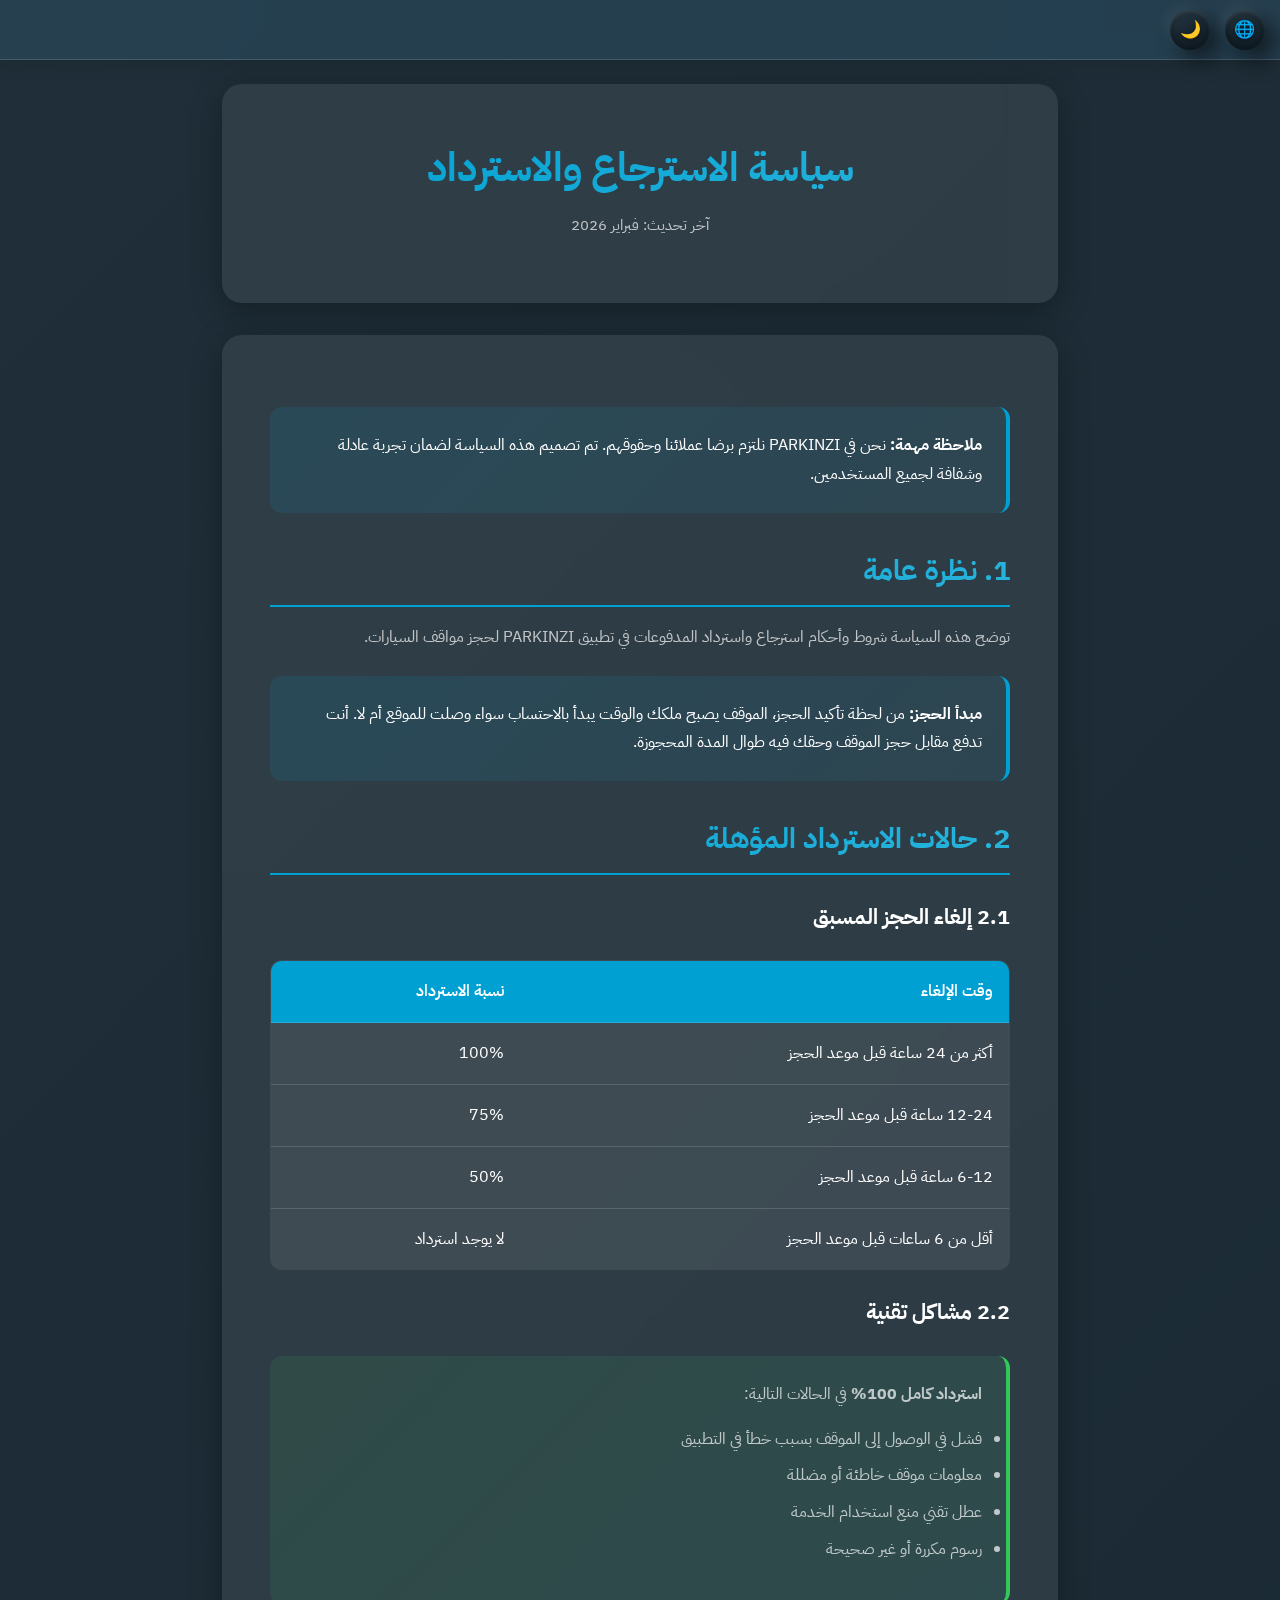
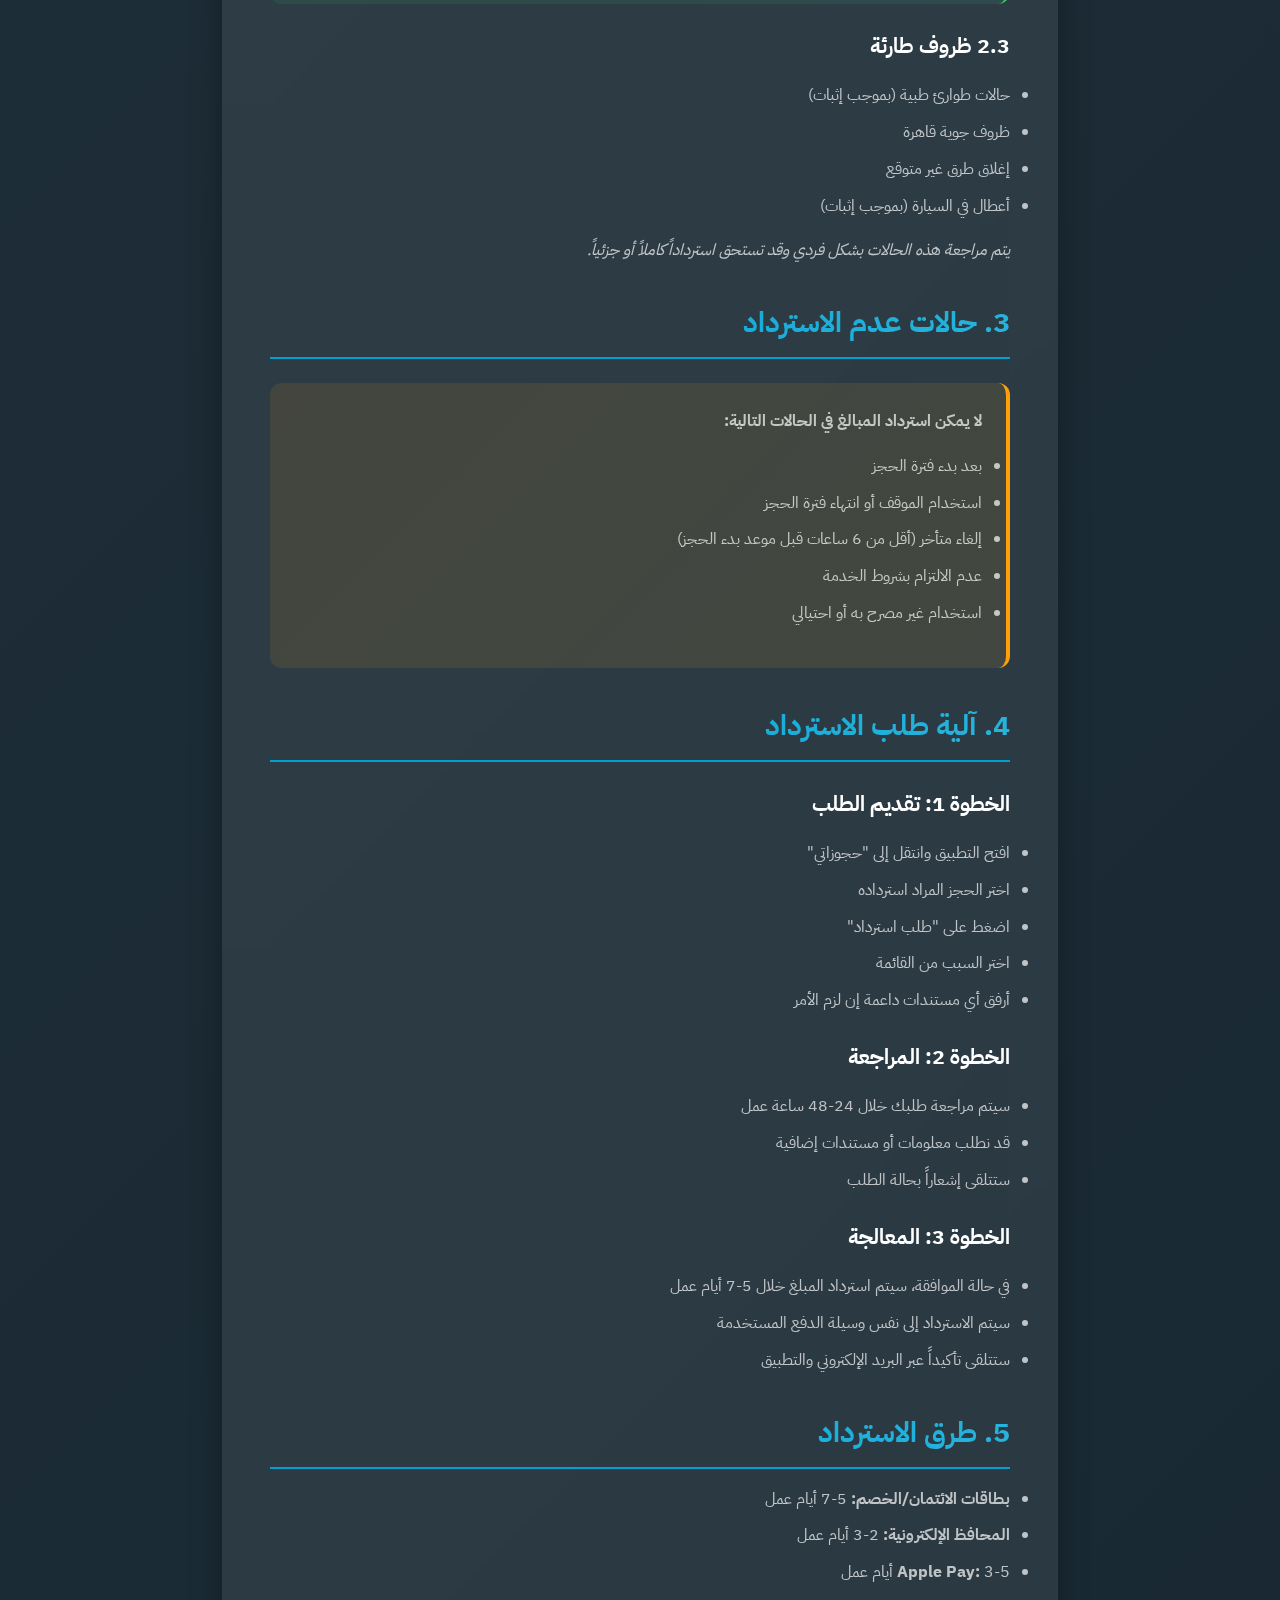
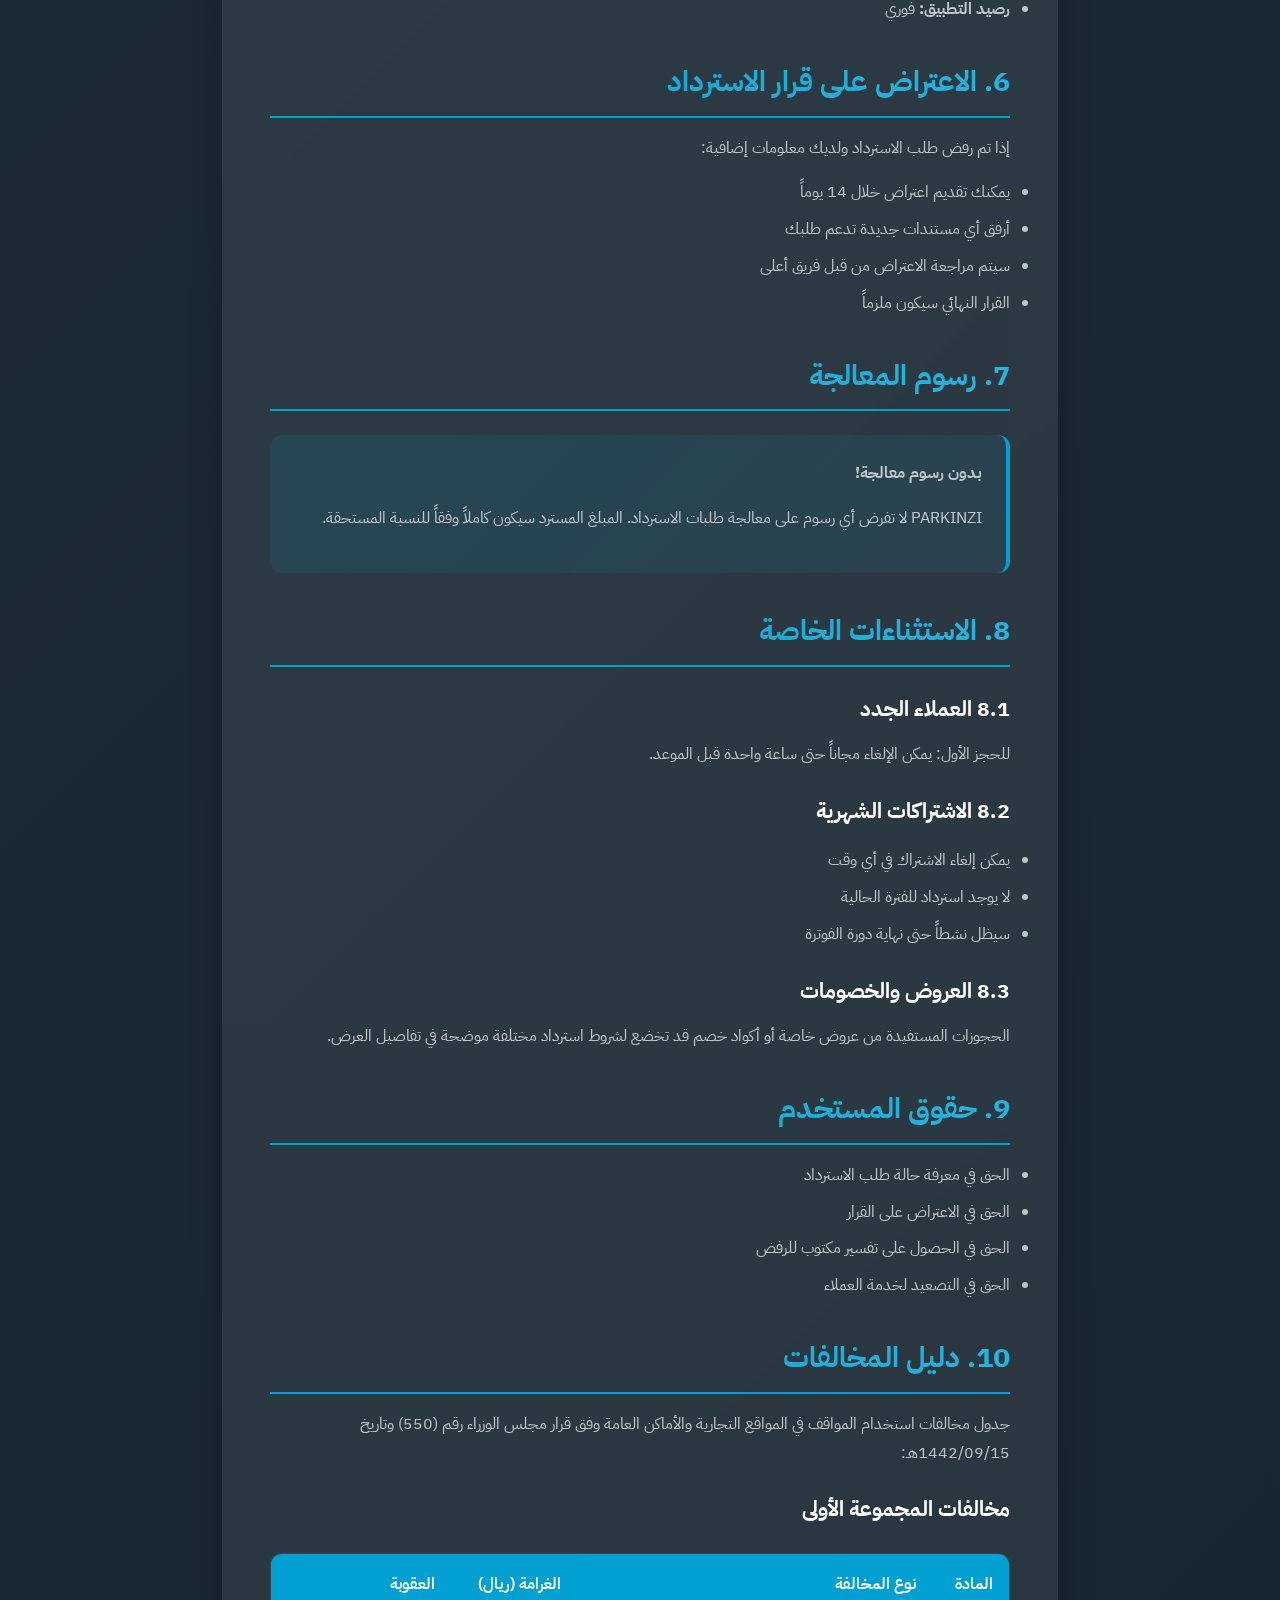
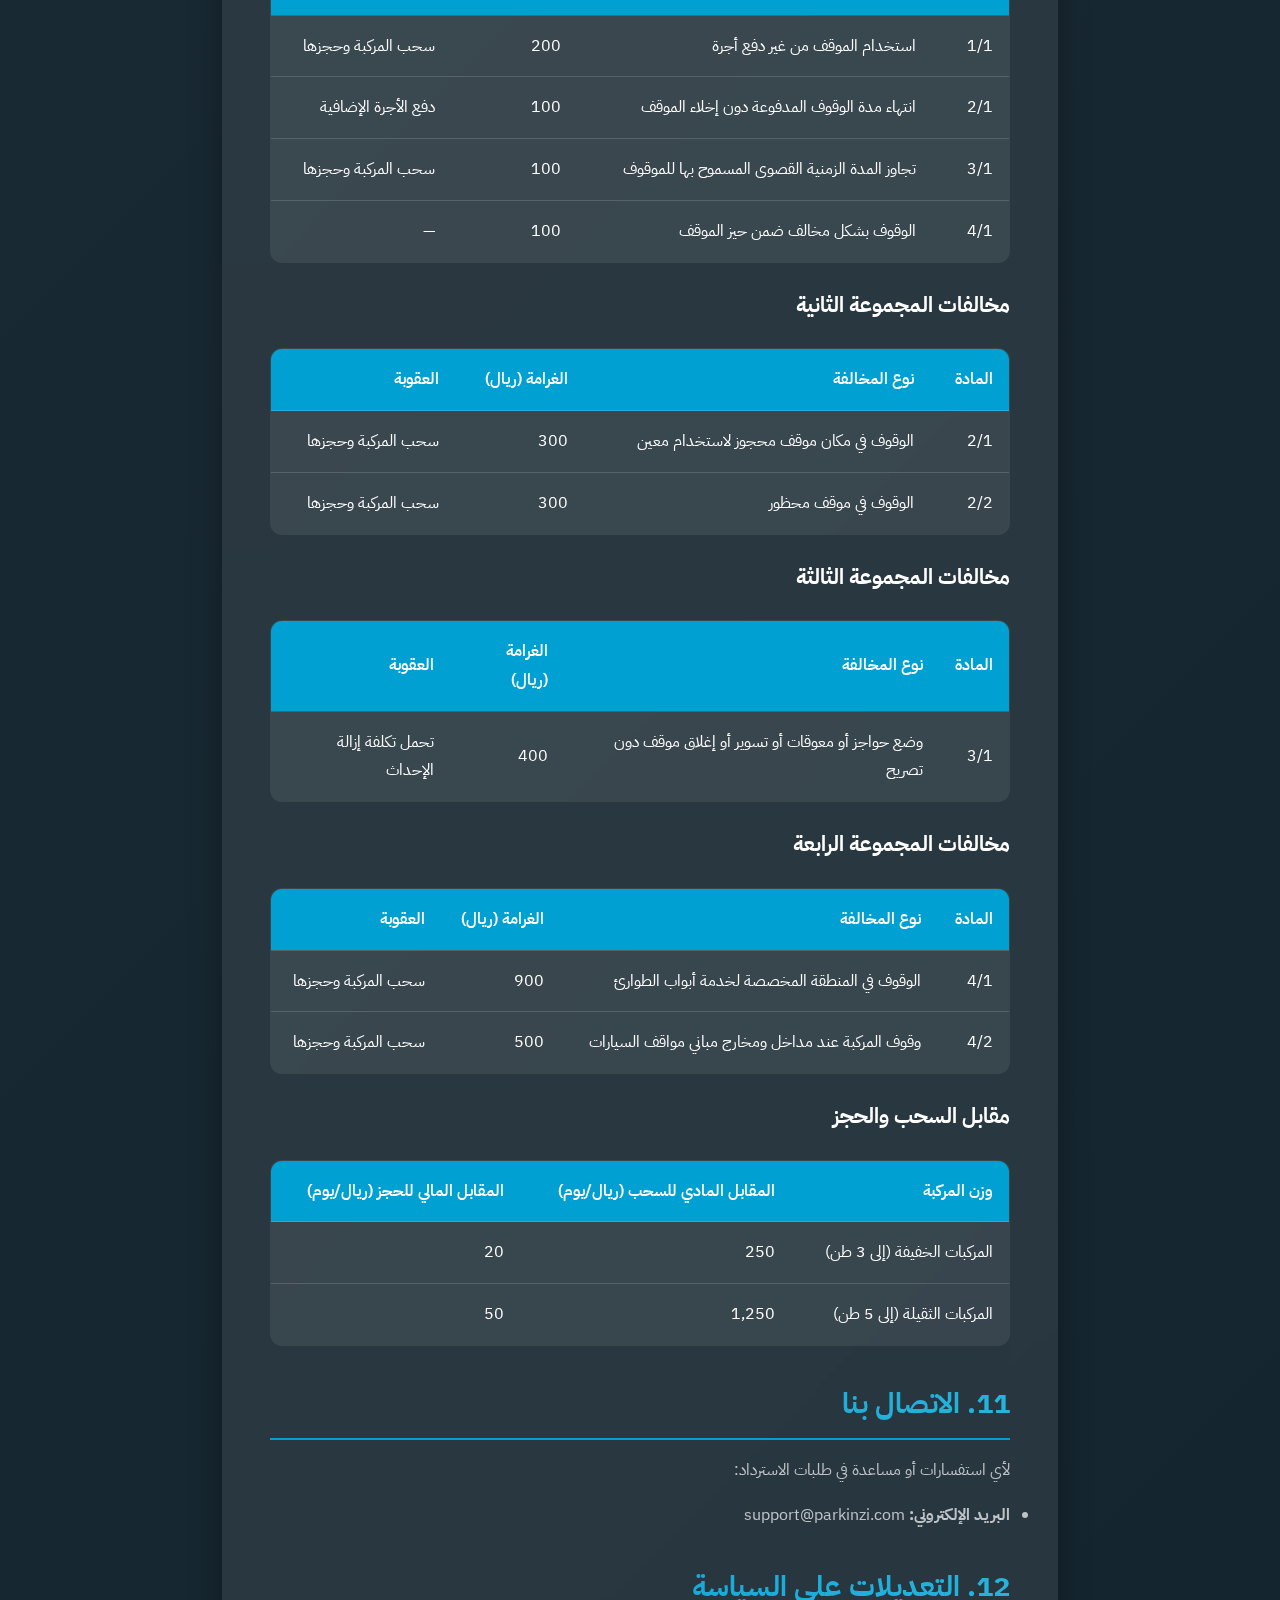
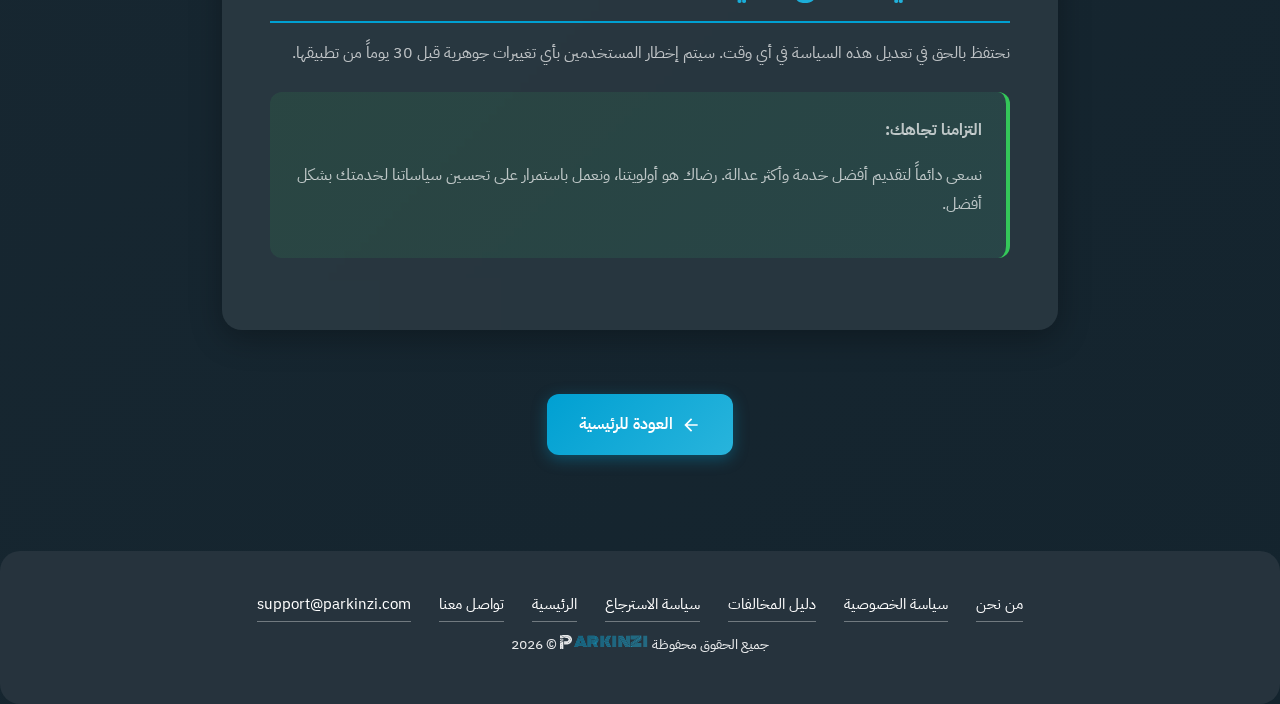
<file: refund.html>
<!DOCTYPE html>
<html lang="ar" dir="rtl" data-theme="dark">
<head>
  <meta charset="UTF-8">
  <meta name="viewport" content="width=device-width, initial-scale=1.0, maximum-scale=5.0, user-scalable=yes">
  <meta name="theme-color" content="#1a2933" id="themeColorMeta">
  <title>سياسة الاسترجاع والاسترداد | PARKINZI</title>
  <link rel="preconnect" href="https://fonts.googleapis.com">
  <link rel="preconnect" href="https://fonts.gstatic.com" crossorigin>
  <link href="https://fonts.googleapis.com/css2?family=IBM+Plex+Sans+Arabic:wght@400;500;600;700&family=Monoton&display=swap" rel="stylesheet">
  <link rel="stylesheet" href="header.css">
  <link rel="stylesheet" href="footer.css">
  <style>
    :root, [data-theme="light"] {
      --primary: rgb(0, 104, 184);
      --primary-light: rgb(25, 140, 220);
      --primary-dark: rgb(0, 88, 160);
      --text-primary: rgb(26, 26, 38);
      --text-secondary: rgb(77, 77, 89);
      --bg-top: rgb(250, 252, 255);
      --bg-mid: rgb(242, 247, 252);
      --bg-bottom: rgb(237, 245, 250);
      --glass: rgba(255,255,255,0.85);
      --glass-border: rgba(0,0,0,0.08);
      --glass-strong: rgba(255, 255, 255, 0.95);
      --shadow-light: rgba(255, 255, 255, 0.3);
      --shadow-dark: rgba(0, 0, 0, 0.08);
      --white: #ffffff;
      --success: rgb(52, 199, 89);
      --warning: rgb(255, 159, 10);
      --primary-shadow: rgba(0, 104, 184, 0.3);
    }

    [data-theme="dark"] {
      --primary: rgb(0, 160, 210);
      --primary-light: rgb(40, 180, 220);
      --primary-dark: rgb(0, 140, 190);
      --text-primary: rgb(255, 255, 255);
      --text-secondary: rgba(255, 255, 255, 0.7);
      --bg-top: rgb(31, 46, 56);
      --bg-mid: rgb(26, 41, 51);
      --bg-bottom: rgb(20, 36, 46);
      --glass: rgba(255,255,255,0.08);
      --glass-border: rgba(255,255,255,0.15);
      --glass-strong: rgba(255, 255, 255, 0.12);
      --shadow-light: rgba(255, 255, 255, 0.05);
      --shadow-dark: rgba(5, 10, 15, 0.3);
      --success: rgb(52, 199, 89);
      --warning: rgb(255, 159, 10);
      --primary-shadow: rgba(0, 160, 210, 0.35);
    }

    * { margin: 0; padding: 0; box-sizing: border-box; }
    html { background: var(--bg-bottom); }

    body {
      font-family: 'IBM Plex Sans Arabic', sans-serif;
      background: linear-gradient(135deg, var(--bg-top), var(--bg-bottom));
      color: var(--text-primary);
      line-height: 1.8;
      min-height: 100vh;
    }

    .container { max-width: 900px; margin: 0 auto; padding: 2rem; }
    body.has-site-header { padding-top: 52px; }

    .header {
      text-align: center;
      padding: 3rem 2rem;
      background: var(--glass);
      backdrop-filter: blur(20px);
      border-radius: 20px;
      margin-bottom: 2rem;
      box-shadow: 0 8px 32px rgba(0,0,0,0.1);
    }

    [data-theme="dark"] .header {
      box-shadow: 0 8px 32px rgba(0,0,0,0.3);
    }

    h1 {
      font-size: 2.5rem;
      margin-bottom: 0.5rem;
      background: linear-gradient(135deg, var(--primary), var(--primary-light));
      -webkit-background-clip: text;
      -webkit-text-fill-color: transparent;
      background-clip: text;
    }

    .last-updated {
      color: var(--text-secondary);
      font-size: 0.95rem;
    }

    .content {
      background: var(--glass);
      backdrop-filter: blur(20px);
      padding: 3rem;
      border-radius: 20px;
      box-shadow: 0 8px 32px rgba(0,0,0,0.1);
      margin-bottom: 2rem;
    }

    [data-theme="dark"] .content {
      box-shadow: 0 8px 32px rgba(0,0,0,0.3);
    }

    h2 {
      font-size: 1.8rem;
      margin: 2rem 0 1rem;
      padding-bottom: 0.5rem;
      border-bottom: 2px solid var(--primary);
      background: linear-gradient(135deg, var(--primary), var(--primary-light));
      -webkit-background-clip: text;
      -webkit-text-fill-color: transparent;
      background-clip: text;
    }

    h3 {
      color: var(--text-primary);
      font-size: 1.3rem;
      margin: 1.5rem 0 0.75rem;
    }

    p {
      margin-bottom: 1rem;
      color: var(--text-secondary);
    }

    ul, ol {
      margin: 1rem 0 1rem 2rem;
      color: var(--text-secondary);
    }

    li { margin-bottom: 0.5rem; }

    .info-box {
      background: linear-gradient(135deg, rgba(0,104,184,0.1), rgba(25,140,220,0.1));
      border-right: 4px solid var(--primary);
      padding: 1.5rem;
      border-radius: 12px;
      margin: 1.5rem 0;
    }

    [data-theme="dark"] .info-box {
      background: linear-gradient(135deg, rgba(0,160,210,0.12), rgba(40,180,220,0.08));
    }

    .warning-box {
      background: linear-gradient(135deg, rgba(255,159,10,0.1), rgba(251,191,36,0.1));
      border-right: 4px solid var(--warning);
      padding: 1.5rem;
      border-radius: 12px;
      margin: 1.5rem 0;
    }

    .success-box {
      background: linear-gradient(135deg, rgba(52,199,89,0.1), rgba(52,211,153,0.1));
      border-right: 4px solid var(--success);
      padding: 1.5rem;
      border-radius: 12px;
      margin: 1.5rem 0;
    }

    .back-btn {
      display: inline-flex;
      align-items: center;
      gap: 0.5rem;
      padding: 1rem 2rem;
      background: linear-gradient(135deg, var(--primary), var(--primary-light));
      color: var(--white);
      text-decoration: none;
      border-radius: 12px;
      font-weight: 600;
      transition: all 0.3s ease;
      box-shadow: 0 4px 15px var(--primary-shadow);
    }

    .back-btn:hover {
      transform: translateY(-2px);
      box-shadow: 0 8px 25px var(--primary-shadow);
    }

    table {
      width: 100%;
      border-collapse: collapse;
      margin: 1.5rem 0;
      background: var(--glass);
      border-radius: 12px;
      overflow: hidden;
      border: 1px solid var(--glass-border);
    }

    th, td {
      padding: 1rem;
      text-align: right;
      border-bottom: 1px solid var(--glass-border);
    }

    th {
      background: var(--primary);
      color: var(--white);
      font-weight: 600;
    }

    @media (max-width: 768px) {
      .container { padding: 1rem; margin: 0 auto; }
      .content { padding: 2rem 1.5rem; }
      .header, .content h1, .content h2, .content h3 { text-align: center; }
      h1 { font-size: 2rem; }
      h2 { font-size: 1.5rem; }
      table { font-size: 0.9rem; margin-left: auto; margin-right: auto; }
      th, td { padding: 0.75rem; }
    }
  </style>
</head>
<body class="has-site-header">
  <header class="site-header">
    <div class="menu-btn" id="langMenuBtn">
      <div class="icon-circle"><span class="icon">🌐</span></div>
      <div class="menu-text">
        <div class="menu-label">اللغة</div>
        <div class="menu-value" id="currentLangDisplay">العربية</div>
      </div>
      <span class="menu-icon">⋯</span>
      <div class="menu-dropdown" id="langDropdown">
        <div class="menu-dropdown-item" data-lang="ar"><span class="checkmark" id="check-ar">✓</span><span>العربية</span></div>
        <div class="menu-dropdown-item" data-lang="en"><span class="checkmark" id="check-en" style="display:none">✓</span><span>English</span></div>
        <div class="menu-dropdown-item" data-lang="fr"><span class="checkmark" id="check-fr" style="display:none">✓</span><span>Français</span></div>
        <div class="menu-dropdown-item" data-lang="ur"><span class="checkmark" id="check-ur" style="display:none">✓</span><span>اردو</span></div>
      </div>
    </div>
    <div class="menu-btn" id="themeMenuBtn">
      <div class="icon-circle"><span class="icon" id="themeIcon">🌙</span></div>
      <div class="menu-text">
        <div class="menu-label">المظهر</div>
        <div class="menu-value" id="currentThemeDisplay">داكن</div>
      </div>
      <span class="menu-icon">⋯</span>
      <div class="menu-dropdown" id="themeDropdown">
        <div class="menu-dropdown-item" data-theme="light"><span class="checkmark" id="check-light" style="display:none">✓</span><span>فاتح</span></div>
        <div class="menu-dropdown-item" data-theme="dark"><span class="checkmark" id="check-dark">✓</span><span>داكن</span></div>
      </div>
    </div>
  </header>

  <div class="container">
    <div class="header">
      <h1>سياسة الاسترجاع والاسترداد</h1>
      <p class="last-updated">آخر تحديث: فبراير 2026</p>
    </div>

    <div class="content">
      <div class="info-box">
        <strong>ملاحظة مهمة:</strong> نحن في PARKINZI نلتزم برضا عملائنا وحقوقهم. تم تصميم هذه السياسة لضمان تجربة عادلة وشفافة لجميع المستخدمين.
      </div>

      <h2>1. نظرة عامة</h2>
      <p>توضح هذه السياسة شروط وأحكام استرجاع واسترداد المدفوعات في تطبيق PARKINZI لحجز مواقف السيارات.</p>

      <div class="info-box">
        <strong>مبدأ الحجز:</strong> من لحظة تأكيد الحجز، الموقف يصبح ملكك والوقت يبدأ بالاحتساب سواء وصلت للموقع أم لا. أنت تدفع مقابل حجز الموقف وحقك فيه طوال المدة المحجوزة.
      </div>

      <h2>2. حالات الاسترداد المؤهلة</h2>
      
      <h3>2.1 إلغاء الحجز المسبق</h3>
      <table>
        <tr>
          <th>وقت الإلغاء</th>
          <th>نسبة الاسترداد</th>
        </tr>
        <tr>
          <td>أكثر من 24 ساعة قبل موعد الحجز</td>
          <td>100%</td>
        </tr>
        <tr>
          <td>12-24 ساعة قبل موعد الحجز</td>
          <td>75%</td>
        </tr>
        <tr>
          <td>6-12 ساعة قبل موعد الحجز</td>
          <td>50%</td>
        </tr>
        <tr>
          <td>أقل من 6 ساعات قبل موعد الحجز</td>
          <td>لا يوجد استرداد</td>
        </tr>
      </table>

      <h3>2.2 مشاكل تقنية</h3>
      <div class="success-box">
        <p><strong>استرداد كامل 100%</strong> في الحالات التالية:</p>
        <ul>
          <li>فشل في الوصول إلى الموقف بسبب خطأ في التطبيق</li>
          <li>معلومات موقف خاطئة أو مضللة</li>
          <li>عطل تقني منع استخدام الخدمة</li>
          <li>رسوم مكررة أو غير صحيحة</li>
        </ul>
      </div>

      <h3>2.3 ظروف طارئة</h3>
      <ul>
        <li>حالات طوارئ طبية (بموجب إثبات)</li>
        <li>ظروف جوية قاهرة</li>
        <li>إغلاق طرق غير متوقع</li>
        <li>أعطال في السيارة (بموجب إثبات)</li>
      </ul>
      <p><em>يتم مراجعة هذه الحالات بشكل فردي وقد تستحق استرداداً كاملاً أو جزئياً.</em></p>

      <h2>3. حالات عدم الاسترداد</h2>
      <div class="warning-box">
        <p><strong>لا يمكن استرداد المبالغ في الحالات التالية:</strong></p>
        <ul>
          <li>بعد بدء فترة الحجز</li>
          <li>استخدام الموقف أو انتهاء فترة الحجز</li>
          <li>إلغاء متأخر (أقل من 6 ساعات قبل موعد بدء الحجز)</li>
          <li>عدم الالتزام بشروط الخدمة</li>
          <li>استخدام غير مصرح به أو احتيالي</li>
        </ul>
      </div>

      <h2>4. آلية طلب الاسترداد</h2>
      
      <h3>الخطوة 1: تقديم الطلب</h3>
      <ul>
        <li>افتح التطبيق وانتقل إلى "حجوزاتي"</li>
        <li>اختر الحجز المراد استرداده</li>
        <li>اضغط على "طلب استرداد"</li>
        <li>اختر السبب من القائمة</li>
        <li>أرفق أي مستندات داعمة إن لزم الأمر</li>
      </ul>

      <h3>الخطوة 2: المراجعة</h3>
      <ul>
        <li>سيتم مراجعة طلبك خلال 24-48 ساعة عمل</li>
        <li>قد نطلب معلومات أو مستندات إضافية</li>
        <li>ستتلقى إشعاراً بحالة الطلب</li>
      </ul>

      <h3>الخطوة 3: المعالجة</h3>
      <ul>
        <li>في حالة الموافقة، سيتم استرداد المبلغ خلال 5-7 أيام عمل</li>
        <li>سيتم الاسترداد إلى نفس وسيلة الدفع المستخدمة</li>
        <li>ستتلقى تأكيداً عبر البريد الإلكتروني والتطبيق</li>
      </ul>

      <h2>5. طرق الاسترداد</h2>
      <ul>
        <li><strong>بطاقات الائتمان/الخصم:</strong> 5-7 أيام عمل</li>
        <li><strong>المحافظ الإلكترونية:</strong> 2-3 أيام عمل</li>
        <li><strong>Apple Pay:</strong> 3-5 أيام عمل</li>
        <li><strong>رصيد التطبيق:</strong> فوري</li>
      </ul>

      <h2>6. الاعتراض على قرار الاسترداد</h2>
      <p>إذا تم رفض طلب الاسترداد ولديك معلومات إضافية:</p>
      <ul>
        <li>يمكنك تقديم اعتراض خلال 14 يوماً</li>
        <li>أرفق أي مستندات جديدة تدعم طلبك</li>
        <li>سيتم مراجعة الاعتراض من قبل فريق أعلى</li>
        <li>القرار النهائي سيكون ملزماً</li>
      </ul>

      <h2>7. رسوم المعالجة</h2>
      <div class="info-box">
        <p><strong>بدون رسوم معالجة!</strong></p>
        <p>PARKINZI لا تفرض أي رسوم على معالجة طلبات الاسترداد. المبلغ المسترد سيكون كاملاً وفقاً للنسبة المستحقة.</p>
      </div>

      <h2>8. الاستثناءات الخاصة</h2>
      
      <h3>8.1 العملاء الجدد</h3>
      <p>للحجز الأول: يمكن الإلغاء مجاناً حتى ساعة واحدة قبل الموعد.</p>

      <h3>8.2 الاشتراكات الشهرية</h3>
      <ul>
        <li>يمكن إلغاء الاشتراك في أي وقت</li>
        <li>لا يوجد استرداد للفترة الحالية</li>
        <li>سيظل نشطاً حتى نهاية دورة الفوترة</li>
      </ul>

      <h3>8.3 العروض والخصومات</h3>
      <p>الحجوزات المستفيدة من عروض خاصة أو أكواد خصم قد تخضع لشروط استرداد مختلفة موضحة في تفاصيل العرض.</p>

      <h2>9. حقوق المستخدم</h2>
      <ul>
        <li>الحق في معرفة حالة طلب الاسترداد</li>
        <li>الحق في الاعتراض على القرار</li>
        <li>الحق في الحصول على تفسير مكتوب للرفض</li>
        <li>الحق في التصعيد لخدمة العملاء</li>
      </ul>

      <h2 id="violations" data-i18n="violationsTitle">10. دليل المخالفات</h2>
      <p data-i18n="violationsIntro">جدول مخالفات استخدام المواقف في المواقع التجارية والأماكن العامة وفق قرار مجلس الوزراء رقم (550) وتاريخ 1442/09/15هـ:</p>
      
      <h3 data-i18n="violationsGroup1">مخالفات المجموعة الأولى</h3>
      <table>
        <tr><th data-i18n="thArticle">المادة</th><th data-i18n="thViolationType">نوع المخالفة</th><th data-i18n="thFine">الغرامة (ريال)</th><th data-i18n="thPenalty">العقوبة</th></tr>
        <tr><td>1/1</td><td>استخدام الموقف من غير دفع أجرة</td><td>200</td><td>سحب المركبة وحجزها</td></tr>
        <tr><td>2/1</td><td>انتهاء مدة الوقوف المدفوعة دون إخلاء الموقف</td><td>100</td><td>دفع الأجرة الإضافية</td></tr>
        <tr><td>3/1</td><td>تجاوز المدة الزمنية القصوى المسموح بها للموقوف</td><td>100</td><td>سحب المركبة وحجزها</td></tr>
        <tr><td>4/1</td><td>الوقوف بشكل مخالف ضمن حيز الموقف</td><td>100</td><td>—</td></tr>
      </table>

      <h3 data-i18n="violationsGroup2">مخالفات المجموعة الثانية</h3>
      <table>
        <tr><th data-i18n="thArticle">المادة</th><th data-i18n="thViolationType">نوع المخالفة</th><th data-i18n="thFine">الغرامة (ريال)</th><th data-i18n="thPenalty">العقوبة</th></tr>
        <tr><td>2/1</td><td>الوقوف في مكان موقف محجوز لاستخدام معين</td><td>300</td><td>سحب المركبة وحجزها</td></tr>
        <tr><td>2/2</td><td>الوقوف في موقف محظور</td><td>300</td><td>سحب المركبة وحجزها</td></tr>
      </table>

      <h3 data-i18n="violationsGroup3">مخالفات المجموعة الثالثة</h3>
      <table>
        <tr><th data-i18n="thArticle">المادة</th><th data-i18n="thViolationType">نوع المخالفة</th><th data-i18n="thFine">الغرامة (ريال)</th><th data-i18n="thPenalty">العقوبة</th></tr>
        <tr><td>3/1</td><td>وضع حواجز أو معوقات أو تسوير أو إغلاق موقف دون تصريح</td><td>400</td><td>تحمل تكلفة إزالة الإحداث</td></tr>
      </table>

      <h3 data-i18n="violationsGroup4">مخالفات المجموعة الرابعة</h3>
      <table>
        <tr><th data-i18n="thArticle">المادة</th><th data-i18n="thViolationType">نوع المخالفة</th><th data-i18n="thFine">الغرامة (ريال)</th><th data-i18n="thPenalty">العقوبة</th></tr>
        <tr><td>4/1</td><td>الوقوف في المنطقة المخصصة لخدمة أبواب الطوارئ</td><td>900</td><td>سحب المركبة وحجزها</td></tr>
        <tr><td>4/2</td><td>وقوف المركبة عند مداخل ومخارج مباني مواقف السيارات</td><td>500</td><td>سحب المركبة وحجزها</td></tr>
      </table>

      <h3 data-i18n="towFees">مقابل السحب والحجز</h3>
      <table>
        <tr><th data-i18n="thVehicleWeight">وزن المركبة</th><th data-i18n="thTowFee">المقابل المادي للسحب (ريال/يوم)</th><th data-i18n="thImpoundFee">المقابل المالي للحجز (ريال/يوم)</th></tr>
        <tr><td>المركبات الخفيفة (إلى 3 طن)</td><td>250</td><td>20</td></tr>
        <tr><td>المركبات الثقيلة (إلى 5 طن)</td><td>1,250</td><td>50</td></tr>
      </table>

      <h2>11. الاتصال بنا</h2>
      <p>لأي استفسارات أو مساعدة في طلبات الاسترداد:</p>
      <ul>
        <li><strong>البريد الإلكتروني:</strong> support@parkinzi.com</li>
      </ul>

      <h2>12. التعديلات على السياسة</h2>
      <p>نحتفظ بالحق في تعديل هذه السياسة في أي وقت. سيتم إخطار المستخدمين بأي تغييرات جوهرية قبل 30 يوماً من تطبيقها.</p>

      <div class="success-box">
        <p><strong>التزامنا تجاهك:</strong></p>
        <p>نسعى دائماً لتقديم أفضل خدمة وأكثر عدالة. رضاك هو أولويتنا، ونعمل باستمرار على تحسين سياساتنا لخدمتك بشكل أفضل.</p>
      </div>
    </div>

    <div style="text-align: center; padding: 2rem;">
      <a href="index.html" class="back-btn">
        <svg width="20" height="20" viewBox="0 0 24 24" fill="none" xmlns="http://www.w3.org/2000/svg">
          <path d="M20 11H7.83l5.59-5.59L12 4l-8 8 8 8 1.41-1.41L7.83 13H20v-2z" fill="currentColor"/>
        </svg>
        العودة للرئيسية
      </a>
    </div>
  </div>

  <footer class="footer">
    <p class="footer-links">
      <a href="index.html#features" data-i18n="aboutLink">من نحن</a>
      <a href="privacy.html" data-i18n="privacyLink">سياسة الخصوصية</a>
      <a href="refund.html#violations" data-i18n="violationsLink">دليل المخالفات</a>
      <a href="refund.html" data-i18n="refundLink">سياسة الاسترجاع</a>
      <a href="index.html" data-i18n="homeLink">الرئيسية</a>
      <a href="index.html#contact" data-i18n="contactLink">تواصل معنا</a>
      <a href="mailto:support@parkinzi.com">support@parkinzi.com</a>
    </p>
    <p class="footer-copyright">
      <span>جميع الحقوق محفوظة</span>
      <span> <span class="brand-logo brand-logo--xs"><img src="parkinzi-logo-light.png" alt="P" class="brand-logo-img" id="footerLogo"><span class="brand-logo-text">ARKINZI</span></span> © 2026</span>
    </p>
  </footer>

  <script>
    const langNames = { ar: "العربية", en: "English", fr: "Français", ur: "اردو" };
    const themeLabels = { ar: { light: "فاتح", dark: "داكن" }, en: { light: "Light", dark: "Dark" }, fr: { light: "Clair", dark: "Sombre" }, ur: { light: "روشن", dark: "اندھیرا" } };
    const translations = {
      ar: {
        violationsTitle: "10. دليل المخالفات",
        violationsIntro: "جدول مخالفات استخدام المواقف في المواقع التجارية والأماكن العامة وفق قرار مجلس الوزراء رقم (550) وتاريخ 1442/09/15هـ:",
        violationsGroup1: "مخالفات المجموعة الأولى",
        violationsGroup2: "مخالفات المجموعة الثانية",
        violationsGroup3: "مخالفات المجموعة الثالثة",
        violationsGroup4: "مخالفات المجموعة الرابعة",
        towFees: "مقابل السحب والحجز",
        thArticle: "المادة",
        thViolationType: "نوع المخالفة",
        thFine: "الغرامة (ريال)",
        thPenalty: "العقوبة",
        thVehicleWeight: "وزن المركبة",
        thTowFee: "المقابل المادي للسحب (ريال/يوم)",
        thImpoundFee: "المقابل المالي للحجز (ريال/يوم)",
        privacyLink: "سياسة الخصوصية",
        aboutLink: "من نحن",
        violationsLink: "دليل المخالفات",
        refundLink: "سياسة الاسترجاع",
        homeLink: "الرئيسية",
        contactLink: "تواصل معنا"
      },
      en: {
        violationsTitle: "10. Violations Guide",
        violationsIntro: "Table of parking violations in commercial and public areas per Cabinet Decision No. (550) dated 1442/09/15 H:",
        violationsGroup1: "Group 1 Violations",
        violationsGroup2: "Group 2 Violations",
        violationsGroup3: "Group 3 Violations",
        violationsGroup4: "Group 4 Violations",
        towFees: "Tow and Impound Fees",
        thArticle: "Article",
        thViolationType: "Violation Type",
        thFine: "Fine (SAR)",
        thPenalty: "Penalty",
        thVehicleWeight: "Vehicle Weight",
        thTowFee: "Tow Fee (SAR/day)",
        thImpoundFee: "Impound Fee (SAR/day)",
        privacyLink: "Privacy Policy",
        aboutLink: "About Us",
        violationsLink: "Violations Guide",
        refundLink: "Refund Policy",
        homeLink: "Home",
        contactLink: "Contact Us"
      },
      fr: {
        violationsTitle: "10. Guide des infractions",
        violationsIntro: "Tableau des infractions de stationnement dans les zones commerciales et publiques selon la décision du Conseil des ministres n° (550) du 1442/09/15 H:",
        violationsGroup1: "Infractions du groupe 1",
        violationsGroup2: "Infractions du groupe 2",
        violationsGroup3: "Infractions du groupe 3",
        violationsGroup4: "Infractions du groupe 4",
        towFees: "Frais de remorquage et mise en fourrière",
        thArticle: "Article",
        thViolationType: "Type d'infraction",
        thFine: "Amende (SAR)",
        thPenalty: "Sanction",
        thVehicleWeight: "Poids du véhicule",
        thTowFee: "Frais de remorquage (SAR/jour)",
        thImpoundFee: "Frais de fourrière (SAR/jour)",
        privacyLink: "Politique de confidentialité",
        aboutLink: "À propos",
        violationsLink: "Guide des infractions",
        refundLink: "Politique de remboursement",
        homeLink: "Accueil",
        contactLink: "Nous contacter"
      },
      ur: {
        violationsTitle: "10. خلاف ورزیوں کی گائیڈ",
        violationsIntro: "کابینہ فیصلہ نمبر (550) مورخہ 1442/09/15 ہجری کے مطابق تجارتی اور عوامی مقامات میں پارکنگ خلاف ورزیوں کا جدول:",
        violationsGroup1: "گروپ 1 خلاف ورزیاں",
        violationsGroup2: "گروپ 2 خلاف ورزیاں",
        violationsGroup3: "گروپ 3 خلاف ورزیاں",
        violationsGroup4: "گروپ 4 خلاف ورزیاں",
        towFees: "ٹو اور ضبطی فیس",
        thArticle: "دفعہ",
        thViolationType: "خلاف ورزی کی قسم",
        thFine: "جرمانہ (ریال)",
        thPenalty: "سزا",
        thVehicleWeight: "گاڑی کا وزن",
        thTowFee: "ٹو فیس (ریال/دن)",
        thImpoundFee: "ضبطی فیس (ریال/دن)",
        privacyLink: "رازداری کی پالیسی",
        aboutLink: "ہمارے بارے میں",
        violationsLink: "خلاف ورزیوں کی گائیڈ",
        refundLink: "واپسی کی پالیسی",
        homeLink: "ہوم",
        contactLink: "ہم سے رابطہ کریں"
      }
    };
    const lang = () => localStorage.getItem("parkinzi_lang") || "ar";
    const theme = () => localStorage.getItem("parkinzi_theme") || "dark";
    let l = lang();
    document.documentElement.lang = l;
    document.documentElement.dir = (l === "ar" || l === "ur") ? "rtl" : "ltr";

    function setLang(code) {
      localStorage.setItem("parkinzi_lang", code);
      location.reload();
    }
    function setTheme(th) {
      localStorage.setItem("parkinzi_theme", th);
      document.documentElement.dataset.theme = th;
      const meta = document.getElementById("themeColorMeta");
      if (meta) meta.content = th === "dark" ? "#1a2933" : "#0068b8";
      const logo = document.getElementById("footerLogo");
      if (logo) logo.src = th === "dark" ? "parkinzi-logo-light.png" : "parkinzi-logo-dark.png";
      document.getElementById("themeIcon").textContent = th === "dark" ? "🌙" : "☀️";
      document.getElementById("currentThemeDisplay").textContent = themeLabels[l][th];
      document.getElementById("check-light").style.display = th === "light" ? "inline" : "none";
      document.getElementById("check-dark").style.display = th === "dark" ? "inline" : "none";
    }

    document.getElementById("langMenuBtn").addEventListener("click", e => {
      e.stopPropagation();
      document.getElementById("langDropdown").classList.toggle("show");
      document.getElementById("themeDropdown").classList.remove("show");
    });
    document.getElementById("themeMenuBtn").addEventListener("click", e => {
      e.stopPropagation();
      document.getElementById("themeDropdown").classList.toggle("show");
      document.getElementById("langDropdown").classList.remove("show");
    });
    document.addEventListener("click", () => {
      document.getElementById("langDropdown").classList.remove("show");
      document.getElementById("themeDropdown").classList.remove("show");
    });
    document.querySelectorAll("#langDropdown .menu-dropdown-item").forEach(item => {
      item.addEventListener("click", () => setLang(item.dataset.lang));
    });
    document.querySelectorAll("#themeDropdown .menu-dropdown-item").forEach(item => {
      item.addEventListener("click", () => {
        setTheme(item.dataset.theme);
        document.getElementById("themeDropdown").classList.remove("show");
      });
    });

    document.getElementById("currentLangDisplay").textContent = langNames[l] || l;
    ["ar","en","fr","ur"].forEach(c => {
      const el = document.getElementById("check-" + c);
      if (el) el.style.display = l === c ? "inline" : "none";
    });

    document.querySelectorAll("[data-i18n]").forEach(el => {
      const k = el.dataset.i18n;
      if (translations[l] && translations[l][k]) el.textContent = translations[l][k];
    });

    (function() {
      const t = theme();
      document.documentElement.dataset.theme = t;
      const meta = document.getElementById("themeColorMeta");
      if (meta) meta.content = t === "dark" ? "#1a2933" : "#0068b8";
      const logo = document.getElementById("footerLogo");
      if (logo) logo.src = t === "dark" ? "parkinzi-logo-light.png" : "parkinzi-logo-dark.png";
      document.getElementById("themeIcon").textContent = t === "dark" ? "🌙" : "☀️";
      document.getElementById("currentThemeDisplay").textContent = themeLabels[l][t];
      document.getElementById("check-light").style.display = t === "light" ? "inline" : "none";
      document.getElementById("check-dark").style.display = t === "dark" ? "inline" : "none";
    })();
  </script>
</body>
</html>
</file>
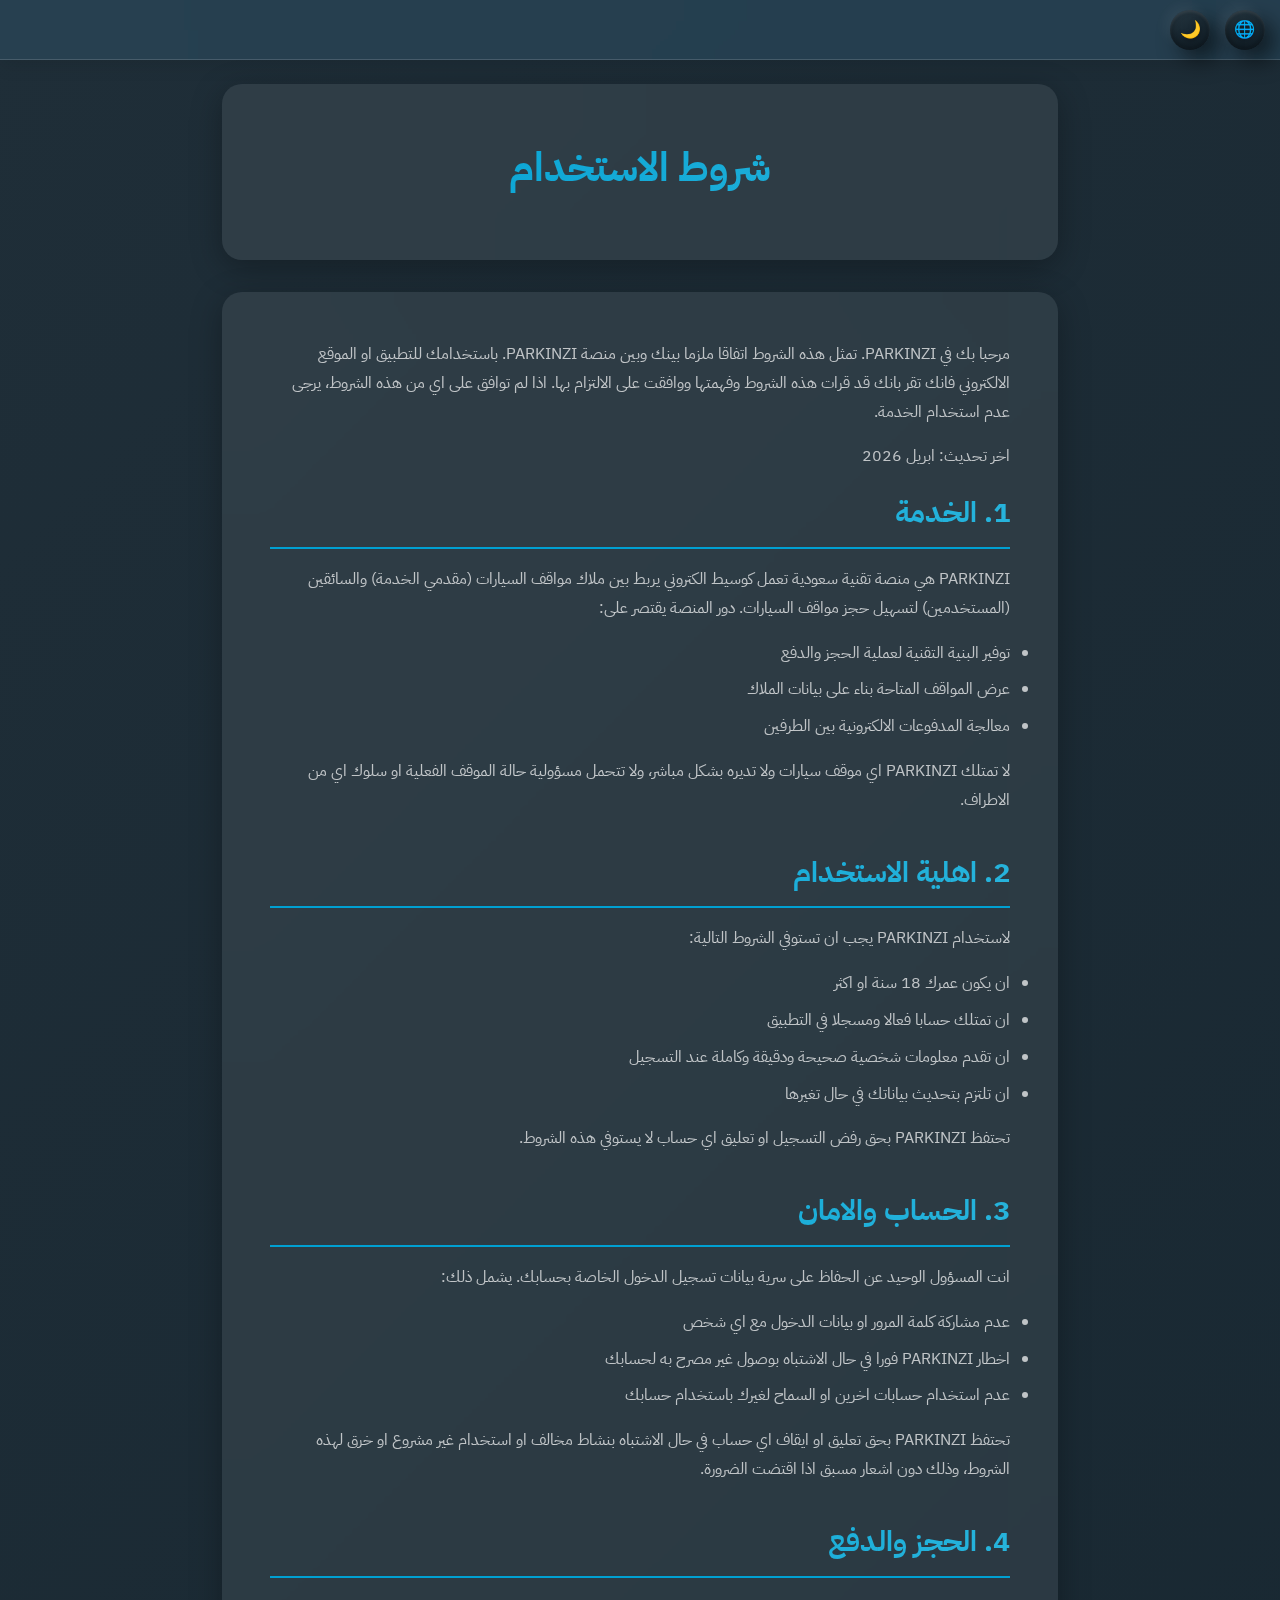
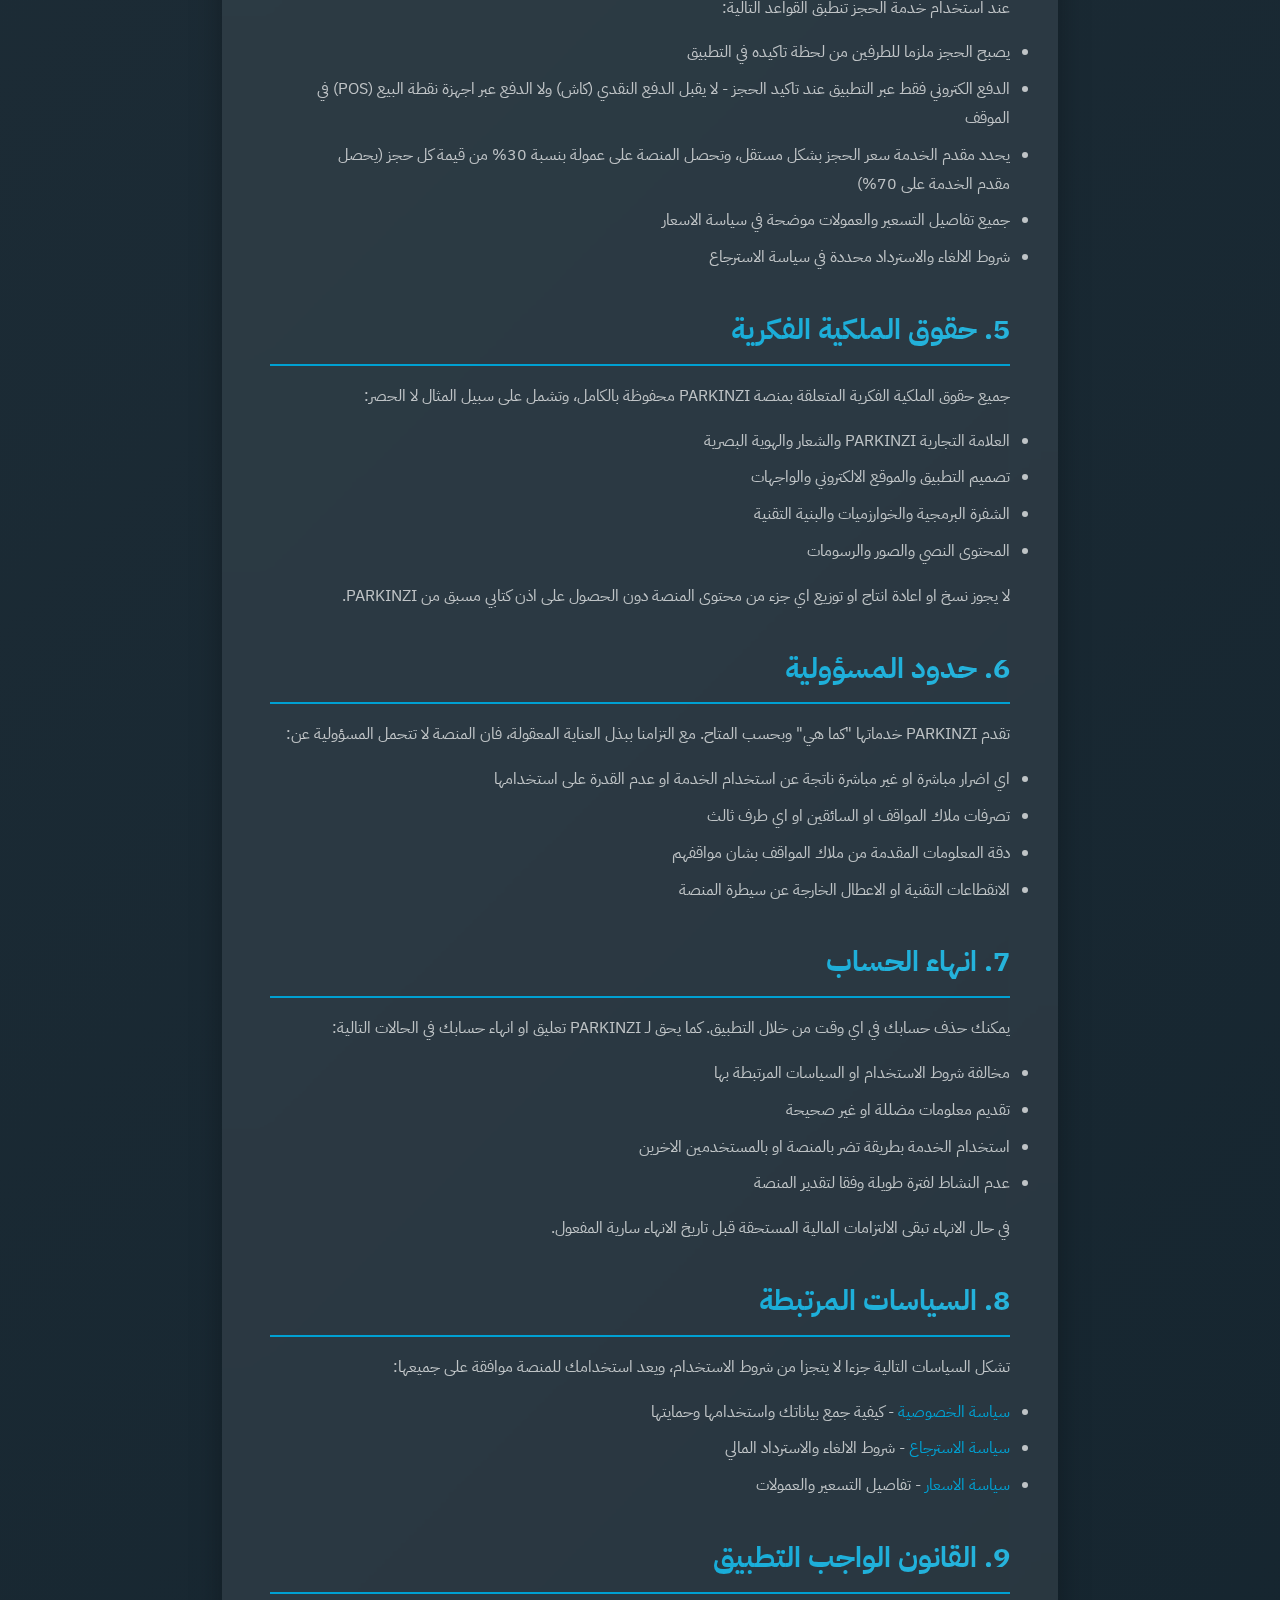
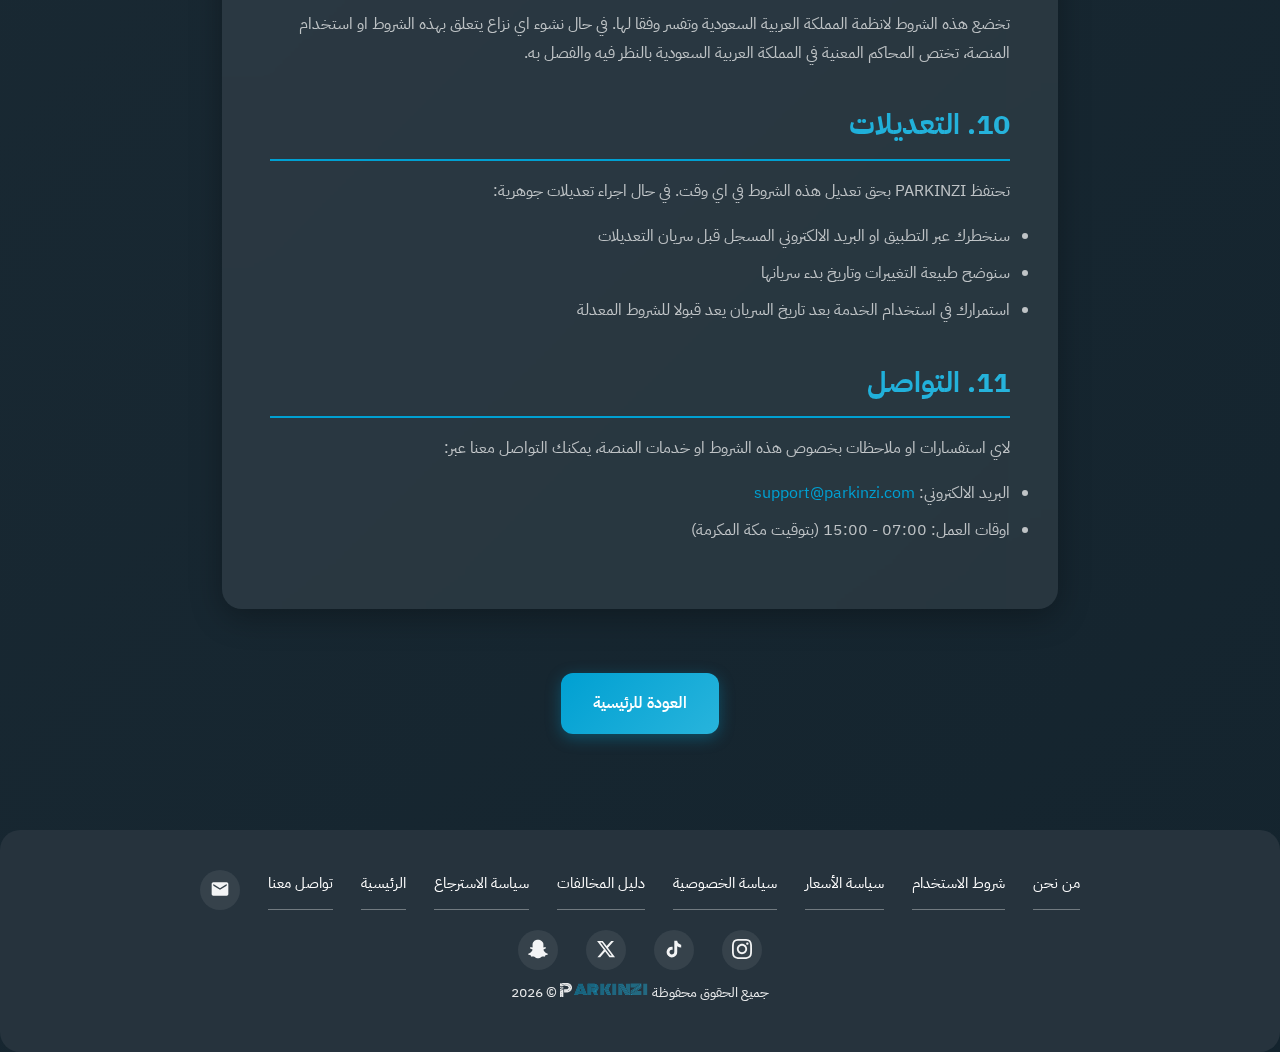
<file: terms.html>
<!DOCTYPE html>
<html lang="ar" dir="rtl" data-theme="dark">
<head>
  <meta charset="UTF-8">
  <meta name="viewport" content="width=device-width, initial-scale=1.0, maximum-scale=5.0, user-scalable=yes">
  <meta name="theme-color" content="#1a2933" id="themeColorMeta">
  <meta name="description" content="شروط استخدام تطبيق PARKINZI - اقرأ الشروط والاحكام قبل استخدام الخدمة.">
  <link rel="canonical" href="https://parkinzi.com/terms.html">
  <!-- Open Graph -->
  <meta property="og:type" content="website">
  <meta property="og:url" content="https://parkinzi.com/terms.html">
  <meta property="og:title" content="شروط الاستخدام | PARKINZI">
  <meta property="og:description" content="شروط استخدام تطبيق PARKINZI - اقرأ الشروط والاحكام قبل استخدام الخدمة.">
  <meta property="og:image" content="https://parkinzi.com/logo.png">
  <meta property="og:locale" content="ar_SA">
  <meta property="og:site_name" content="PARKINZI">
  <meta name="twitter:card" content="summary">
  <meta name="twitter:title" content="شروط الاستخدام | PARKINZI">
  <meta name="twitter:description" content="شروط استخدام تطبيق PARKINZI - اقرأ الشروط والاحكام قبل استخدام الخدمة.">
  <meta name="twitter:image" content="https://parkinzi.com/logo.png">
  <title>شروط الاستخدام | PARKINZI</title>
  <link rel="manifest" href="manifest.webmanifest">
  <link rel="preconnect" href="https://fonts.googleapis.com">
  <link rel="preconnect" href="https://fonts.gstatic.com" crossorigin>
  <link href="https://fonts.googleapis.com/css2?family=IBM+Plex+Sans+Arabic:wght@400;500;600;700&family=Monoton&display=swap" rel="stylesheet">
  <link rel="stylesheet" href="header.css">
  <link rel="stylesheet" href="footer.css">
  <style>
    /* Cross-browser reset + font enforcement */
    *, *::before, *::after {
      box-sizing: border-box;
      -webkit-font-smoothing: antialiased;
      -moz-osx-font-smoothing: grayscale;
    }
    html {
      -webkit-text-size-adjust: 100%;
      -moz-text-size-adjust: 100%;
      text-size-adjust: 100%;
    }
    button, input, select, textarea, optgroup {
      font-family: inherit;
      font-size: inherit;
      line-height: inherit;
      color: inherit;
      margin: 0;
    }
    button, [type="button"], [type="reset"], [type="submit"] {
      -webkit-appearance: button;
      appearance: button;
    }
    img, svg, video, canvas {
      display: block;
      max-width: 100%;
    }
    a { color: inherit; }

    :root, [data-theme="light"] {
      --primary: rgb(0, 104, 184);
      --primary-light: rgb(25, 140, 220);
      --primary-dark: rgb(0, 88, 160);
      --text-primary: rgb(26, 26, 38);
      --text-secondary: rgb(77, 77, 89);
      --bg-top: rgb(250, 252, 255);
      --bg-mid: rgb(242, 247, 252);
      --bg-bottom: rgb(237, 245, 250);
      --glass: rgba(255,255,255,0.85);
      --glass-border: rgba(0,0,0,0.08);
      --white: #ffffff;
      --primary-shadow: rgba(0, 104, 184, 0.3);
    }
    [data-theme="dark"] {
      --primary: rgb(0, 160, 210);
      --primary-light: rgb(40, 180, 220);
      --primary-dark: rgb(0, 140, 190);
      --text-primary: rgb(255, 255, 255);
      --text-secondary: rgba(255, 255, 255, 0.7);
      --bg-top: rgb(31, 46, 56);
      --bg-mid: rgb(26, 41, 51);
      --bg-bottom: rgb(20, 36, 46);
      --glass: rgba(255,255,255,0.08);
      --glass-border: rgba(255,255,255,0.15);
      --primary-shadow: rgba(0, 160, 210, 0.35);
    }
    * { margin: 0; padding: 0; box-sizing: border-box; }
    html { background: var(--bg-bottom); }
    body { font-family: 'IBM Plex Sans Arabic', sans-serif; background: linear-gradient(135deg, var(--bg-top), var(--bg-bottom)); color: var(--text-primary); line-height: 1.8; min-height: 100vh; }
    .container { max-width: 900px; margin: 0 auto; padding: 2rem; }
    body.has-site-header { padding-top: 52px; }
    .header { text-align: center; padding: 3rem 2rem; background: var(--glass); -webkit-backdrop-filter: blur(20px); backdrop-filter: blur(20px); border-radius: 20px; margin-bottom: 2rem; box-shadow: 0 8px 32px rgba(0,0,0,0.1); }
    [data-theme="dark"] .header { box-shadow: 0 8px 32px rgba(0,0,0,0.3); }
    h1 { font-size: 2.5rem; margin-bottom: 0.5rem; background: linear-gradient(135deg, var(--primary), var(--primary-light)); -webkit-background-clip: text; -webkit-text-fill-color: transparent; background-clip: text; }
    .content { background: var(--glass); -webkit-backdrop-filter: blur(20px); backdrop-filter: blur(20px); padding: 3rem; border-radius: 20px; box-shadow: 0 8px 32px rgba(0,0,0,0.1); margin-bottom: 2rem; }
    [data-theme="dark"] .content { box-shadow: 0 8px 32px rgba(0,0,0,0.3); }
    h2 { font-size: 1.8rem; margin: 2rem 0 1rem; padding-bottom: 0.5rem; border-bottom: 2px solid var(--primary); background: linear-gradient(135deg, var(--primary), var(--primary-light)); -webkit-background-clip: text; -webkit-text-fill-color: transparent; background-clip: text; }
    h2:first-of-type { margin-top: 0; }
    p { margin-bottom: 1rem; color: var(--text-secondary); }
    .content a { color: var(--primary); text-decoration: none; }
    .content a:hover { text-decoration: underline; }
    ul { margin: 1rem 0 1rem 2rem; color: var(--text-secondary); }
    li { margin-bottom: 0.5rem; }
    .back-btn { display: inline-flex; align-items: center; gap: 0.5rem; padding: 1rem 2rem; background: linear-gradient(135deg, var(--primary), var(--primary-light)); color: var(--white); text-decoration: none; border-radius: 12px; font-weight: 600; transition: all 0.3s ease; box-shadow: 0 4px 15px var(--primary-shadow); }
    .back-btn:hover { transform: translateY(-2px); box-shadow: 0 8px 25px var(--primary-shadow); }
    @media (max-width: 768px) { .container { padding: 1rem; } .content { padding: 2rem 1.5rem; } h1 { font-size: 2rem; } h2 { font-size: 1.5rem; } }
  </style>
</head>
<body class="has-site-header">
  <header class="site-header">
    <div class="menu-btn" id="langMenuBtn">
      <div class="icon-circle"><span class="icon">🌐</span></div>
      <div class="menu-text"><div class="menu-label" data-i18n="language">اللغة</div><div class="menu-value" id="currentLangDisplay">العربية</div></div>
      <span class="menu-icon">⋯</span>
      <div class="menu-dropdown" id="langDropdown">
        <div class="menu-dropdown-item" data-lang="ar"><span class="checkmark" id="check-ar">✓</span><span>العربية</span></div>
        <div class="menu-dropdown-item" data-lang="en"><span class="checkmark" id="check-en" style="display:none">✓</span><span>English</span></div>
        <div class="menu-dropdown-item" data-lang="fr"><span class="checkmark" id="check-fr" style="display:none">✓</span><span>Français</span></div>
        <div class="menu-dropdown-item" data-lang="ur"><span class="checkmark" id="check-ur" style="display:none">✓</span><span>اردو</span></div>
      </div>
    </div>
    <div class="menu-btn" id="themeMenuBtn">
      <div class="icon-circle"><span class="icon" id="themeIcon">🌙</span></div>
      <div class="menu-text"><div class="menu-label" data-i18n="appearance">المظهر</div><div class="menu-value" id="currentThemeDisplay">داكن</div></div>
      <span class="menu-icon">⋯</span>
      <div class="menu-dropdown" id="themeDropdown">
        <div class="menu-dropdown-item" data-theme="light"><span class="checkmark" id="check-light" style="display:none">✓</span><span data-i18n="light">فاتح</span></div>
        <div class="menu-dropdown-item" data-theme="dark"><span class="checkmark" id="check-dark">✓</span><span data-i18n="dark">داكن</span></div>
      </div>
    </div>
  </header>

  <div class="container">
    <div class="header">
      <h1 data-i18n="title">شروط الاستخدام</h1>
    </div>

    <div class="content">
      <p data-i18n="intro">مرحبا بك في PARKINZI. تمثل هذه الشروط اتفاقا ملزما بينك وبين منصة PARKINZI. باستخدامك للتطبيق او الموقع الالكتروني فانك تقر بانك قد قرات هذه الشروط وفهمتها ووافقت على الالتزام بها. اذا لم توافق على اي من هذه الشروط، يرجى عدم استخدام الخدمة.</p>
      <p data-i18n="lastUpdated">اخر تحديث: ابريل 2026</p>

      <h2 data-i18n="h1">1. الخدمة</h2>
      <p data-i18n="s1p1">PARKINZI هي منصة تقنية سعودية تعمل كوسيط الكتروني يربط بين ملاك مواقف السيارات (مقدمي الخدمة) والسائقين (المستخدمين) لتسهيل حجز مواقف السيارات. دور المنصة يقتصر على:</p>
      <ul>
        <li data-i18n="s1li1">توفير البنية التقنية لعملية الحجز والدفع</li>
        <li data-i18n="s1li2">عرض المواقف المتاحة بناء على بيانات الملاك</li>
        <li data-i18n="s1li3">معالجة المدفوعات الالكترونية بين الطرفين</li>
      </ul>
      <p data-i18n="s1p2">لا تمتلك PARKINZI اي موقف سيارات ولا تديره بشكل مباشر، ولا تتحمل مسؤولية حالة الموقف الفعلية او سلوك اي من الاطراف.</p>

      <h2 data-i18n="h2">2. اهلية الاستخدام</h2>
      <p data-i18n="s2p1">لاستخدام PARKINZI يجب ان تستوفي الشروط التالية:</p>
      <ul>
        <li data-i18n="s2li1">ان يكون عمرك 18 سنة او اكثر</li>
        <li data-i18n="s2li2">ان تمتلك حسابا فعالا ومسجلا في التطبيق</li>
        <li data-i18n="s2li3">ان تقدم معلومات شخصية صحيحة ودقيقة وكاملة عند التسجيل</li>
        <li data-i18n="s2li4">ان تلتزم بتحديث بياناتك في حال تغيرها</li>
      </ul>
      <p data-i18n="s2p2">تحتفظ PARKINZI بحق رفض التسجيل او تعليق اي حساب لا يستوفي هذه الشروط.</p>

      <h2 data-i18n="h3">3. الحساب والامان</h2>
      <p data-i18n="s3p1">انت المسؤول الوحيد عن الحفاظ على سرية بيانات تسجيل الدخول الخاصة بحسابك. يشمل ذلك:</p>
      <ul>
        <li data-i18n="s3li1">عدم مشاركة كلمة المرور او بيانات الدخول مع اي شخص</li>
        <li data-i18n="s3li2">اخطار PARKINZI فورا في حال الاشتباه بوصول غير مصرح به لحسابك</li>
        <li data-i18n="s3li3">عدم استخدام حسابات اخرين او السماح لغيرك باستخدام حسابك</li>
      </ul>
      <p data-i18n="s3p2">تحتفظ PARKINZI بحق تعليق او ايقاف اي حساب في حال الاشتباه بنشاط مخالف او استخدام غير مشروع او خرق لهذه الشروط، وذلك دون اشعار مسبق اذا اقتضت الضرورة.</p>

      <h2 data-i18n="h4">4. الحجز والدفع</h2>
      <p data-i18n="s4p1">عند استخدام خدمة الحجز تنطبق القواعد التالية:</p>
      <ul>
        <li data-i18n="s4li1">يصبح الحجز ملزما للطرفين من لحظة تاكيده في التطبيق</li>
        <li data-i18n="s4li2">الدفع الكتروني فقط عبر التطبيق عند تاكيد الحجز - لا يقبل الدفع النقدي (كاش) ولا الدفع عبر اجهزة نقطة البيع (POS) في الموقف</li>
        <li data-i18n="s4li3">يحدد مقدم الخدمة سعر الحجز بشكل مستقل، وتحصل المنصة على عمولة بنسبة 30% من قيمة كل حجز (يحصل مقدم الخدمة على 70%)</li>
        <li data-i18n="s4li4">جميع تفاصيل التسعير والعمولات موضحة في <a href="pricing.html">سياسة الاسعار</a></li>
        <li data-i18n="s4li5">شروط الالغاء والاسترداد محددة في <a href="refund.html">سياسة الاسترجاع</a></li>
      </ul>

      <h2 data-i18n="h5">5. حقوق الملكية الفكرية</h2>
      <p data-i18n="s5p1">جميع حقوق الملكية الفكرية المتعلقة بمنصة PARKINZI محفوظة بالكامل، وتشمل على سبيل المثال لا الحصر:</p>
      <ul>
        <li data-i18n="s5li1">العلامة التجارية PARKINZI والشعار والهوية البصرية</li>
        <li data-i18n="s5li2">تصميم التطبيق والموقع الالكتروني والواجهات</li>
        <li data-i18n="s5li3">الشفرة البرمجية والخوارزميات والبنية التقنية</li>
        <li data-i18n="s5li4">المحتوى النصي والصور والرسومات</li>
      </ul>
      <p data-i18n="s5p2">لا يجوز نسخ او اعادة انتاج او توزيع اي جزء من محتوى المنصة دون الحصول على اذن كتابي مسبق من PARKINZI.</p>

      <h2 data-i18n="h6">6. حدود المسؤولية</h2>
      <p data-i18n="s6p1">تقدم PARKINZI خدماتها "كما هي" وبحسب المتاح. مع التزامنا ببذل العناية المعقولة، فان المنصة لا تتحمل المسؤولية عن:</p>
      <ul>
        <li data-i18n="s6li1">اي اضرار مباشرة او غير مباشرة ناتجة عن استخدام الخدمة او عدم القدرة على استخدامها</li>
        <li data-i18n="s6li2">تصرفات ملاك المواقف او السائقين او اي طرف ثالث</li>
        <li data-i18n="s6li3">دقة المعلومات المقدمة من ملاك المواقف بشان مواقفهم</li>
        <li data-i18n="s6li4">الانقطاعات التقنية او الاعطال الخارجة عن سيطرة المنصة</li>
      </ul>

      <h2 data-i18n="h7">7. انهاء الحساب</h2>
      <p data-i18n="s7p1">يمكنك حذف حسابك في اي وقت من خلال التطبيق. كما يحق لـ PARKINZI تعليق او انهاء حسابك في الحالات التالية:</p>
      <ul>
        <li data-i18n="s7li1">مخالفة شروط الاستخدام او السياسات المرتبطة بها</li>
        <li data-i18n="s7li2">تقديم معلومات مضللة او غير صحيحة</li>
        <li data-i18n="s7li3">استخدام الخدمة بطريقة تضر بالمنصة او بالمستخدمين الاخرين</li>
        <li data-i18n="s7li4">عدم النشاط لفترة طويلة وفقا لتقدير المنصة</li>
      </ul>
      <p data-i18n="s7p2">في حال الانهاء تبقى الالتزامات المالية المستحقة قبل تاريخ الانهاء سارية المفعول.</p>

      <h2 data-i18n="h8">8. السياسات المرتبطة</h2>
      <p data-i18n="s8p1">تشكل السياسات التالية جزءا لا يتجزا من شروط الاستخدام، ويعد استخدامك للمنصة موافقة على جميعها:</p>
      <ul>
        <li><a href="privacy.html" data-i18n="s8li1">سياسة الخصوصية</a> - <span data-i18n="s8li1desc">كيفية جمع بياناتك واستخدامها وحمايتها</span></li>
        <li><a href="refund.html" data-i18n="s8li2">سياسة الاسترجاع</a> - <span data-i18n="s8li2desc">شروط الالغاء والاسترداد المالي</span></li>
        <li><a href="pricing.html" data-i18n="s8li3">سياسة الاسعار</a> - <span data-i18n="s8li3desc">تفاصيل التسعير والعمولات</span></li>
      </ul>

      <h2 data-i18n="h9">9. القانون الواجب التطبيق</h2>
      <p data-i18n="s9p1">تخضع هذه الشروط لانظمة المملكة العربية السعودية وتفسر وفقا لها. في حال نشوء اي نزاع يتعلق بهذه الشروط او استخدام المنصة، تختص المحاكم المعنية في المملكة العربية السعودية بالنظر فيه والفصل به.</p>

      <h2 data-i18n="h10">10. التعديلات</h2>
      <p data-i18n="s10p1">تحتفظ PARKINZI بحق تعديل هذه الشروط في اي وقت. في حال اجراء تعديلات جوهرية:</p>
      <ul>
        <li data-i18n="s10li1">سنخطرك عبر التطبيق او البريد الالكتروني المسجل قبل سريان التعديلات</li>
        <li data-i18n="s10li2">سنوضح طبيعة التغييرات وتاريخ بدء سريانها</li>
        <li data-i18n="s10li3">استمرارك في استخدام الخدمة بعد تاريخ السريان يعد قبولا للشروط المعدلة</li>
      </ul>

      <h2 data-i18n="h11">11. التواصل</h2>
      <p data-i18n="s11p1">لاي استفسارات او ملاحظات بخصوص هذه الشروط او خدمات المنصة، يمكنك التواصل معنا عبر:</p>
      <ul>
        <li><span data-i18n="s11li1">البريد الالكتروني:</span> <a href="mailto:support@parkinzi.com">support@parkinzi.com</a></li>
        <li data-i18n="s11li2">اوقات العمل: 07:00 - 15:00 (بتوقيت مكة المكرمة)</li>
      </ul>
    </div>

    <div style="text-align: center; padding: 2rem;">
      <a href="index.html" class="back-btn" data-i18n="backBtn">
        <svg width="20" height="20" viewBox="0 0 24 24" fill="none" xmlns="http://www.w3.org/2000/svg"><path d="M20 11H7.83l5.59-5.59L12 4l-8 8 8 8 1.41-1.41L7.83 13H20v-2z" fill="currentColor"/></svg>
        العودة للرئيسية
      </a>
    </div>
  </div>

  <footer class="footer">
    <p class="footer-links">
      <a href="about.html" data-i18n="aboutLink">من نحن</a>
      <a href="terms.html" data-i18n="termsLink">شروط الاستخدام</a>
      <a href="pricing.html" data-i18n="pricingLink">سياسة الأسعار</a>
      <a href="privacy.html" data-i18n="privacyLink">سياسة الخصوصية</a>
      <a href="refund.html#violations" data-i18n="violationsLink">دليل المخالفات</a>
      <a href="refund.html" data-i18n="refundLink">سياسة الاسترجاع</a>
      <a href="index.html" data-i18n="homeLink">الرئيسية</a>
      <a href="index.html#contact" data-i18n="contactLink">تواصل معنا</a>
      <a href="mailto:support@parkinzi.com" class="footer-social-icon" aria-label="support@parkinzi.com"><svg width="20" height="20" viewBox="0 0 24 24" fill="currentColor"><path d="M20 4H4c-1.1 0-2 .9-2 2v12c0 1.1.9 2 2 2h16c1.1 0 2-.9 2-2V6c0-1.1-.9-2-2-2zm0 4l-8 5-8-5V6l8 5 8-5v2z"/></svg></a>
      <a href="https://www.instagram.com/parkinzi" target="_blank" rel="noopener noreferrer" aria-label="انستغرام" class="footer-social-icon"><svg width="20" height="20" viewBox="0 0 24 24" fill="currentColor"><path d="M12 2.163c3.204 0 3.584.012 4.85.07 3.252.148 4.771 1.691 4.919 4.919.058 1.265.069 1.645.069 4.849 0 3.205-.012 3.584-.069 4.849-.149 3.225-1.664 4.771-4.919 4.919-1.266.058-1.644.07-4.85.07-3.204 0-3.584-.012-4.849-.07-3.26-.149-4.771-1.699-4.919-4.92-.058-1.265-.07-1.644-.07-4.849 0-3.204.013-3.583.07-4.849.149-3.227 1.664-4.771 4.919-4.919 1.266-.058 1.645-.07 4.849-.07zm0-2.163c-3.259 0-3.667.014-4.947.072-4.358.2-6.78 2.618-6.98 6.98-.059 1.281-.073 1.689-.073 4.948 0 3.259.014 3.668.072 4.948.2 4.358 2.618 6.78 6.98 6.98 1.281.058 1.689.072 4.948.072 3.259 0 3.668-.014 4.948-.072 4.354-.2 6.782-2.618 6.979-6.98.059-1.28.073-1.689.073-4.948 0-3.259-.014-3.667-.072-4.947-.196-4.354-2.617-6.78-6.979-6.98-1.281-.059-1.69-.073-4.949-.073zm0 5.838c-3.403 0-6.162 2.759-6.162 6.162s2.759 6.163 6.162 6.163 6.162-2.759 6.162-6.163c0-3.403-2.759-6.162-6.162-6.162zm0 10.162c-2.209 0-4-1.79-4-4 0-2.209 1.791-4 4-4s4 1.791 4 4c0 2.21-1.791 4-4 4zm6.406-11.845c-.796 0-1.441.645-1.441 1.44s.645 1.44 1.441 1.44c.795 0 1.439-.645 1.439-1.44s-.644-1.44-1.439-1.44z"/></svg></a>
      <a href="https://www.tiktok.com/@parkinzi" target="_blank" rel="noopener noreferrer" aria-label="تيك توك" class="footer-social-icon"><svg width="20" height="20" viewBox="0 0 24 24" fill="currentColor"><path d="M19.59 6.69a4.83 4.83 0 0 1-3.77-4.25V2h-3.45v13.67a2.89 2.89 0 0 1-5.2 1.74 2.89 2.89 0 0 1 2.31-4.64 2.93 2.93 0 0 1 .88.13V9.4a6.84 6.84 0 0 0-1-.05A6.33 6.33 0 0 0 5 20.1a6.34 6.34 0 0 0 10.86-4.43v-7a8.16 8.16 0 0 0 4.77 1.52v-3.4a4.85 4.85 0 0 1-1-.1z"/></svg></a>
      <a href="https://x.com/parkinziapp" target="_blank" rel="noopener noreferrer" aria-label="اكس" class="footer-social-icon"><svg width="20" height="20" viewBox="0 0 24 24" fill="currentColor"><path d="M18.244 2.25h3.308l-7.227 8.26 8.502 11.24H16.17l-5.214-6.817L4.99 21.75H1.68l7.73-8.835L1.254 2.25H8.08l4.713 6.231zm-1.161 17.52h1.833L7.084 4.126H5.117z"/></svg></a>
      <a href="https://www.snapchat.com/add/parkinziapp" target="_blank" rel="noopener noreferrer" aria-label="سناب شات" class="footer-social-icon"><svg width="20" height="20" viewBox="0 0 24 24" fill="currentColor"><path d="M12.206.793c.99 0 4.347.276 5.93 3.821.529 1.193.403 3.219.299 4.847l-.003.06c-.012.18-.022.345-.03.51.075.045.203.09.401.09.3-.016.659-.12 1.033-.301.165-.088.344-.104.464-.104.182 0 .359.029.509.09.45.149.734.479.734.838.015.449-.39.839-1.213 1.168-.089.029-.209.075-.344.119-.45.135-1.139.36-1.333.81-.09.224-.061.524.12.868l.015.015c.06.136 1.526 3.475 4.791 4.014.255.044.435.27.42.509 0 .075-.015.149-.045.225-.24.569-1.273.988-3.146 1.271-.059.091-.12.375-.164.57-.029.179-.074.36-.134.553-.076.271-.27.405-.555.405h-.03c-.135 0-.313-.031-.538-.074-.36-.075-.765-.135-1.273-.135-.3 0-.599.015-.913.074-.6.104-1.123.464-1.723.884-.853.599-1.826 1.288-3.294 1.288-.06 0-.119-.015-.18-.015h-.149c-1.468 0-2.427-.675-3.279-1.288-.599-.42-1.107-.779-1.707-.884-.314-.045-.629-.074-.928-.074-.54 0-.958.089-1.272.149-.211.043-.391.074-.54.074-.374 0-.523-.224-.583-.42-.061-.192-.09-.389-.135-.568-.046-.18-.105-.494-.166-.57-1.918-.222-2.95-.642-3.189-1.226-.031-.063-.052-.15-.052-.225-.015-.243.165-.465.42-.509 3.264-.54 4.73-3.879 4.791-4.02l.016-.029c.18-.345.224-.645.119-.869-.195-.434-.884-.658-1.332-.809-.121-.029-.24-.074-.346-.119-1.107-.435-1.257-.93-1.197-1.273.09-.479.674-.793 1.168-.793.146 0 .27.029.383.074.42.194.789.3 1.104.3.234 0 .384-.06.465-.105l-.046-.569c-.098-1.626-.225-3.651.307-4.837C7.392 1.077 10.739.807 11.727.807l.419-.015h.06z"/></svg></a>
    </p>
    <p class="footer-copyright"><span data-i18n="copyright">جميع الحقوق محفوظة</span> <span><span class="brand-logo brand-logo--xs"><img src="parkinzi-logo-light.png" alt="P" class="brand-logo-img" id="footerLogo"><span class="brand-logo-text">ARKINZI</span></span> © 2026</span></p>
  </footer>

  <script>
    const t = {
      ar: {
        title: "شروط الاستخدام",
        intro: "مرحبا بك في PARKINZI. تمثل هذه الشروط اتفاقا ملزما بينك وبين منصة PARKINZI. باستخدامك للتطبيق او الموقع الالكتروني فانك تقر بانك قد قرات هذه الشروط وفهمتها ووافقت على الالتزام بها. اذا لم توافق على اي من هذه الشروط، يرجى عدم استخدام الخدمة.",
        lastUpdated: "اخر تحديث: ابريل 2026",
        h1: "1. الخدمة",
        s1p1: "PARKINZI هي منصة تقنية سعودية تعمل كوسيط الكتروني يربط بين ملاك مواقف السيارات (مقدمي الخدمة) والسائقين (المستخدمين) لتسهيل حجز مواقف السيارات. دور المنصة يقتصر على:",
        s1li1: "توفير البنية التقنية لعملية الحجز والدفع",
        s1li2: "عرض المواقف المتاحة بناء على بيانات الملاك",
        s1li3: "معالجة المدفوعات الالكترونية بين الطرفين",
        s1p2: "لا تمتلك PARKINZI اي موقف سيارات ولا تديره بشكل مباشر، ولا تتحمل مسؤولية حالة الموقف الفعلية او سلوك اي من الاطراف.",
        h2: "2. اهلية الاستخدام",
        s2p1: "لاستخدام PARKINZI يجب ان تستوفي الشروط التالية:",
        s2li1: "ان يكون عمرك 18 سنة او اكثر",
        s2li2: "ان تمتلك حسابا فعالا ومسجلا في التطبيق",
        s2li3: "ان تقدم معلومات شخصية صحيحة ودقيقة وكاملة عند التسجيل",
        s2li4: "ان تلتزم بتحديث بياناتك في حال تغيرها",
        s2p2: "تحتفظ PARKINZI بحق رفض التسجيل او تعليق اي حساب لا يستوفي هذه الشروط.",
        h3: "3. الحساب والامان",
        s3p1: "انت المسؤول الوحيد عن الحفاظ على سرية بيانات تسجيل الدخول الخاصة بحسابك. يشمل ذلك:",
        s3li1: "عدم مشاركة كلمة المرور او بيانات الدخول مع اي شخص",
        s3li2: "اخطار PARKINZI فورا في حال الاشتباه بوصول غير مصرح به لحسابك",
        s3li3: "عدم استخدام حسابات اخرين او السماح لغيرك باستخدام حسابك",
        s3p2: "تحتفظ PARKINZI بحق تعليق او ايقاف اي حساب في حال الاشتباه بنشاط مخالف او استخدام غير مشروع او خرق لهذه الشروط، وذلك دون اشعار مسبق اذا اقتضت الضرورة.",
        h4: "4. الحجز والدفع",
        s4p1: "عند استخدام خدمة الحجز تنطبق القواعد التالية:",
        s4li1: "يصبح الحجز ملزما للطرفين من لحظة تاكيده في التطبيق",
        s4li2: "الدفع الكتروني فقط عبر التطبيق عند تاكيد الحجز - لا يقبل الدفع النقدي (كاش) ولا الدفع عبر اجهزة نقطة البيع (POS) في الموقف",
        s4li3: "يحدد مقدم الخدمة سعر الحجز بشكل مستقل، وتحصل المنصة على عمولة بنسبة 30% من قيمة كل حجز (يحصل مقدم الخدمة على 70%)",
        s4li4: "جميع تفاصيل التسعير والعمولات موضحة في سياسة الاسعار",
        s4li5: "شروط الالغاء والاسترداد محددة في سياسة الاسترجاع",
        h5: "5. حقوق الملكية الفكرية",
        s5p1: "جميع حقوق الملكية الفكرية المتعلقة بمنصة PARKINZI محفوظة بالكامل، وتشمل على سبيل المثال لا الحصر:",
        s5li1: "العلامة التجارية PARKINZI والشعار والهوية البصرية",
        s5li2: "تصميم التطبيق والموقع الالكتروني والواجهات",
        s5li3: "الشفرة البرمجية والخوارزميات والبنية التقنية",
        s5li4: "المحتوى النصي والصور والرسومات",
        s5p2: "لا يجوز نسخ او اعادة انتاج او توزيع اي جزء من محتوى المنصة دون الحصول على اذن كتابي مسبق من PARKINZI.",
        h6: "6. حدود المسؤولية",
        s6p1: "تقدم PARKINZI خدماتها \"كما هي\" وبحسب المتاح. مع التزامنا ببذل العناية المعقولة، فان المنصة لا تتحمل المسؤولية عن:",
        s6li1: "اي اضرار مباشرة او غير مباشرة ناتجة عن استخدام الخدمة او عدم القدرة على استخدامها",
        s6li2: "تصرفات ملاك المواقف او السائقين او اي طرف ثالث",
        s6li3: "دقة المعلومات المقدمة من ملاك المواقف بشان مواقفهم",
        s6li4: "الانقطاعات التقنية او الاعطال الخارجة عن سيطرة المنصة",
        h7: "7. انهاء الحساب",
        s7p1: "يمكنك حذف حسابك في اي وقت من خلال التطبيق. كما يحق لـ PARKINZI تعليق او انهاء حسابك في الحالات التالية:",
        s7li1: "مخالفة شروط الاستخدام او السياسات المرتبطة بها",
        s7li2: "تقديم معلومات مضللة او غير صحيحة",
        s7li3: "استخدام الخدمة بطريقة تضر بالمنصة او بالمستخدمين الاخرين",
        s7li4: "عدم النشاط لفترة طويلة وفقا لتقدير المنصة",
        s7p2: "في حال الانهاء تبقى الالتزامات المالية المستحقة قبل تاريخ الانهاء سارية المفعول.",
        h8: "8. السياسات المرتبطة",
        s8p1: "تشكل السياسات التالية جزءا لا يتجزا من شروط الاستخدام، ويعد استخدامك للمنصة موافقة على جميعها:",
        s8li1: "سياسة الخصوصية",
        s8li1desc: "كيفية جمع بياناتك واستخدامها وحمايتها",
        s8li2: "سياسة الاسترجاع",
        s8li2desc: "شروط الالغاء والاسترداد المالي",
        s8li3: "سياسة الاسعار",
        s8li3desc: "تفاصيل التسعير والعمولات",
        h9: "9. القانون الواجب التطبيق",
        s9p1: "تخضع هذه الشروط لانظمة المملكة العربية السعودية وتفسر وفقا لها. في حال نشوء اي نزاع يتعلق بهذه الشروط او استخدام المنصة، تختص المحاكم المعنية في المملكة العربية السعودية بالنظر فيه والفصل به.",
        h10: "10. التعديلات",
        s10p1: "تحتفظ PARKINZI بحق تعديل هذه الشروط في اي وقت. في حال اجراء تعديلات جوهرية:",
        s10li1: "سنخطرك عبر التطبيق او البريد الالكتروني المسجل قبل سريان التعديلات",
        s10li2: "سنوضح طبيعة التغييرات وتاريخ بدء سريانها",
        s10li3: "استمرارك في استخدام الخدمة بعد تاريخ السريان يعد قبولا للشروط المعدلة",
        h11: "11. التواصل",
        s11p1: "لاي استفسارات او ملاحظات بخصوص هذه الشروط او خدمات المنصة، يمكنك التواصل معنا عبر:",
        s11li1: "البريد الالكتروني:",
        s11li2: "اوقات العمل: 07:00 - 15:00 (بتوقيت مكة المكرمة)",
        backBtn: "العودة للرئيسية",
        copyright: "جميع الحقوق محفوظة",
        aboutLink: "من نحن",
        termsLink: "شروط الاستخدام",
        pricingLink: "سياسة الأسعار",
        privacyLink: "سياسة الخصوصية",
        refundLink: "سياسة الاسترجاع",
        violationsLink: "دليل المخالفات",
        homeLink: "الرئيسية",
        contactLink: "تواصل معنا",
        language: "اللغة",
        appearance: "المظهر",
        light: "فاتح",
        dark: "داكن"
      },
      en: {
        title: "Terms of Use",
        intro: "Welcome to PARKINZI. These terms constitute a binding agreement between you and PARKINZI. By using the app or website, you acknowledge that you have read, understood, and agree to be bound by these terms. If you do not agree to any of these terms, please do not use the service.",
        lastUpdated: "Last updated: April 2026",
        h1: "1. The Service",
        s1p1: "PARKINZI is a Saudi technology platform that acts as an electronic intermediary connecting service providers with drivers (users) to facilitate parking reservations. The platform's role is limited to:",
        s1li1: "Providing the technical infrastructure for booking and payment",
        s1li2: "Displaying available parking spaces based on service provider data",
        s1li3: "Processing electronic payments between parties",
        s1p2: "PARKINZI does not own or directly manage any parking space, and is not responsible for the actual condition of parking spaces or the conduct of any party.",
        h2: "2. Eligibility",
        s2p1: "To use PARKINZI, you must meet the following requirements:",
        s2li1: "Be at least 18 years old",
        s2li2: "Have an active registered account on the app",
        s2li3: "Provide accurate, correct, and complete personal information upon registration",
        s2li4: "Keep your information up to date if it changes",
        s2p2: "PARKINZI reserves the right to decline registration or suspend any account that does not meet these requirements.",
        h3: "3. Account and Security",
        s3p1: "You are solely responsible for maintaining the confidentiality of your account login credentials. This includes:",
        s3li1: "Not sharing your password or login credentials with anyone",
        s3li2: "Notifying PARKINZI immediately if you suspect unauthorized access to your account",
        s3li3: "Not using other users' accounts or allowing others to use yours",
        s3p2: "PARKINZI reserves the right to suspend or terminate any account if it suspects violations, unauthorized use, or breach of these terms, without prior notice if deemed necessary.",
        h4: "4. Booking and Payment",
        s4p1: "When using the booking service, the following rules apply:",
        s4li1: "A booking becomes binding on both parties from the moment it is confirmed in the app",
        s4li2: "Payment is electronic only via the app upon booking confirmation — cash payments and on-site POS terminal payments are not accepted",
        s4li3: "The service provider independently sets the booking price, and the platform charges a 30% commission on each booking (the service provider receives 70%)",
        s4li4: "Full pricing and commission details are outlined in the Pricing Policy",
        s4li5: "Cancellation and refund terms are specified in the Refund Policy",
        h5: "5. Intellectual Property Rights",
        s5p1: "All intellectual property rights related to PARKINZI are fully reserved, including but not limited to:",
        s5li1: "The PARKINZI trademark, logo, and visual identity",
        s5li2: "App and website design and interfaces",
        s5li3: "Source code, algorithms, and technical architecture",
        s5li4: "Text content, images, and graphics",
        s5p2: "No part of the platform's content may be copied, reproduced, or distributed without prior written permission from PARKINZI.",
        h6: "6. Limitation of Liability",
        s6p1: "PARKINZI provides its services \"as is\" and as available. While we are committed to exercising reasonable care, the platform is not liable for:",
        s6li1: "Any direct or indirect damages resulting from the use of the service or inability to use it",
        s6li2: "Actions of service providers, drivers, or any third party",
        s6li3: "Accuracy of information provided by service providers about their spaces",
        s6li4: "Technical interruptions or outages beyond the platform's control",
        h7: "7. Account Termination",
        s7p1: "You may delete your account at any time through the app. PARKINZI also reserves the right to suspend or terminate your account in the following cases:",
        s7li1: "Violation of the terms of use or related policies",
        s7li2: "Providing misleading or inaccurate information",
        s7li3: "Using the service in a way that harms the platform or other users",
        s7li4: "Extended inactivity as determined by the platform",
        s7p2: "Upon termination, any outstanding financial obligations incurred before the termination date remain in effect.",
        h8: "8. Related Policies",
        s8p1: "The following policies form an integral part of these terms of use, and your use of the platform constitutes acceptance of all of them:",
        s8li1: "Privacy Policy",
        s8li1desc: "How we collect, use, and protect your data",
        s8li2: "Refund Policy",
        s8li2desc: "Cancellation and refund terms",
        s8li3: "Pricing Policy",
        s8li3desc: "Pricing and commission details",
        h9: "9. Governing Law",
        s9p1: "These terms are governed by and construed in accordance with the laws of the Kingdom of Saudi Arabia. In the event of any dispute arising from these terms or the use of the platform, the competent courts in the Kingdom of Saudi Arabia shall have exclusive jurisdiction.",
        h10: "10. Amendments",
        s10p1: "PARKINZI reserves the right to amend these terms at any time. In the event of material changes:",
        s10li1: "We will notify you via the app or your registered email before the changes take effect",
        s10li2: "We will clarify the nature of the changes and their effective date",
        s10li3: "Your continued use of the service after the effective date constitutes acceptance of the amended terms",
        h11: "11. Contact Us",
        s11p1: "For any questions or feedback regarding these terms or the platform's services, you can reach us through:",
        s11li1: "Email:",
        s11li2: "Working hours: 07:00 - 15:00 (Makkah time)",
        backBtn: "Back to Home",
        copyright: "All rights reserved",
        aboutLink: "About Us",
        termsLink: "Terms of Use",
        pricingLink: "Pricing Policy",
        privacyLink: "Privacy Policy",
        refundLink: "Refund Policy",
        violationsLink: "Violations Guide",
        homeLink: "Home",
        contactLink: "Contact Us",
        language: "Language",
        appearance: "Appearance",
        light: "Light",
        dark: "Dark"
      }
    };
    const lang = () => localStorage.getItem("parkinzi_lang") || "ar";
    const theme = () => localStorage.getItem("parkinzi_theme") || "dark";
    const langNames = { ar: "العربية", en: "English", fr: "Français", ur: "اردو" };
    let l = lang();
    document.documentElement.lang = l;
    document.documentElement.dir = (l === "ar" || l === "ur") ? "rtl" : "ltr";
    function setLang(c) { localStorage.setItem("parkinzi_lang", c); l = c; document.documentElement.lang = c; document.documentElement.dir = (c === "ar" || c === "ur") ? "rtl" : "ltr"; document.getElementById("currentLangDisplay").textContent = langNames[c] || c; ["ar","en","fr","ur"].forEach(x => { const e = document.getElementById("check-" + x); if (e) e.style.display = c === x ? "inline" : "none"; }); document.querySelectorAll("[data-i18n]").forEach(el => { const k = el.dataset.i18n; if (t[c] && t[c][k]) el.textContent = t[c][k]; }); document.title = "PARKINZI | " + (t[c]?.title || "Terms"); }
    function setTheme(th) { localStorage.setItem("parkinzi_theme", th); document.documentElement.dataset.theme = th; document.getElementById("themeColorMeta").content = th === "dark" ? "#1a2933" : "#0068b8"; document.getElementById("footerLogo").src = th === "dark" ? "parkinzi-logo-light.png" : "parkinzi-logo-dark.png"; document.getElementById("themeIcon").textContent = th === "dark" ? "🌙" : "☀️"; document.getElementById("currentThemeDisplay").textContent = t[l][th === "dark" ? "dark" : "light"]; document.getElementById("check-light").style.display = th === "light" ? "inline" : "none"; document.getElementById("check-dark").style.display = th === "dark" ? "inline" : "none"; }
    document.getElementById("langMenuBtn").onclick = e => { e.stopPropagation(); document.getElementById("langDropdown").classList.toggle("show"); document.getElementById("themeDropdown").classList.remove("show"); };
    document.getElementById("themeMenuBtn").onclick = e => { e.stopPropagation(); document.getElementById("themeDropdown").classList.toggle("show"); document.getElementById("langDropdown").classList.remove("show"); };
    document.addEventListener("click", () => { document.getElementById("langDropdown").classList.remove("show"); document.getElementById("themeDropdown").classList.remove("show"); });
    document.querySelectorAll("#langDropdown .menu-dropdown-item").forEach(item => item.onclick = () => setLang(item.dataset.lang));
    document.querySelectorAll("#themeDropdown .menu-dropdown-item").forEach(item => item.onclick = () => { setTheme(item.dataset.theme); document.getElementById("themeDropdown").classList.remove("show"); });
    document.querySelectorAll("[data-i18n]").forEach(el => { const k = el.dataset.i18n; if (t[l] && t[l][k]) el.textContent = t[l][k]; });
    document.getElementById("currentLangDisplay").textContent = langNames[l] || l;
    ["ar","en","fr","ur"].forEach(x => { const e = document.getElementById("check-" + x); if (e) e.style.display = l === x ? "inline" : "none"; });
    document.title = "PARKINZI | " + (t[l]?.title || "Terms");
    (function(){ const th = theme(); document.documentElement.dataset.theme = th; document.getElementById("themeColorMeta").content = th === "dark" ? "#1a2933" : "#0068b8"; document.getElementById("footerLogo").src = th === "dark" ? "parkinzi-logo-light.png" : "parkinzi-logo-dark.png"; document.getElementById("themeIcon").textContent = th === "dark" ? "🌙" : "☀️"; document.getElementById("currentThemeDisplay").textContent = t[l][th === "dark" ? "dark" : "light"]; document.getElementById("check-light").style.display = th === "light" ? "inline" : "none"; document.getElementById("check-dark").style.display = th === "dark" ? "inline" : "none"; })();
  </script>
  <script>
    if ("serviceWorker" in navigator) {
      window.addEventListener("load", () => {
        navigator.serviceWorker.register("sw.js", { scope: "./" }).catch(() => {});
      });
    }
  </script>
</body>
</html>
</file>
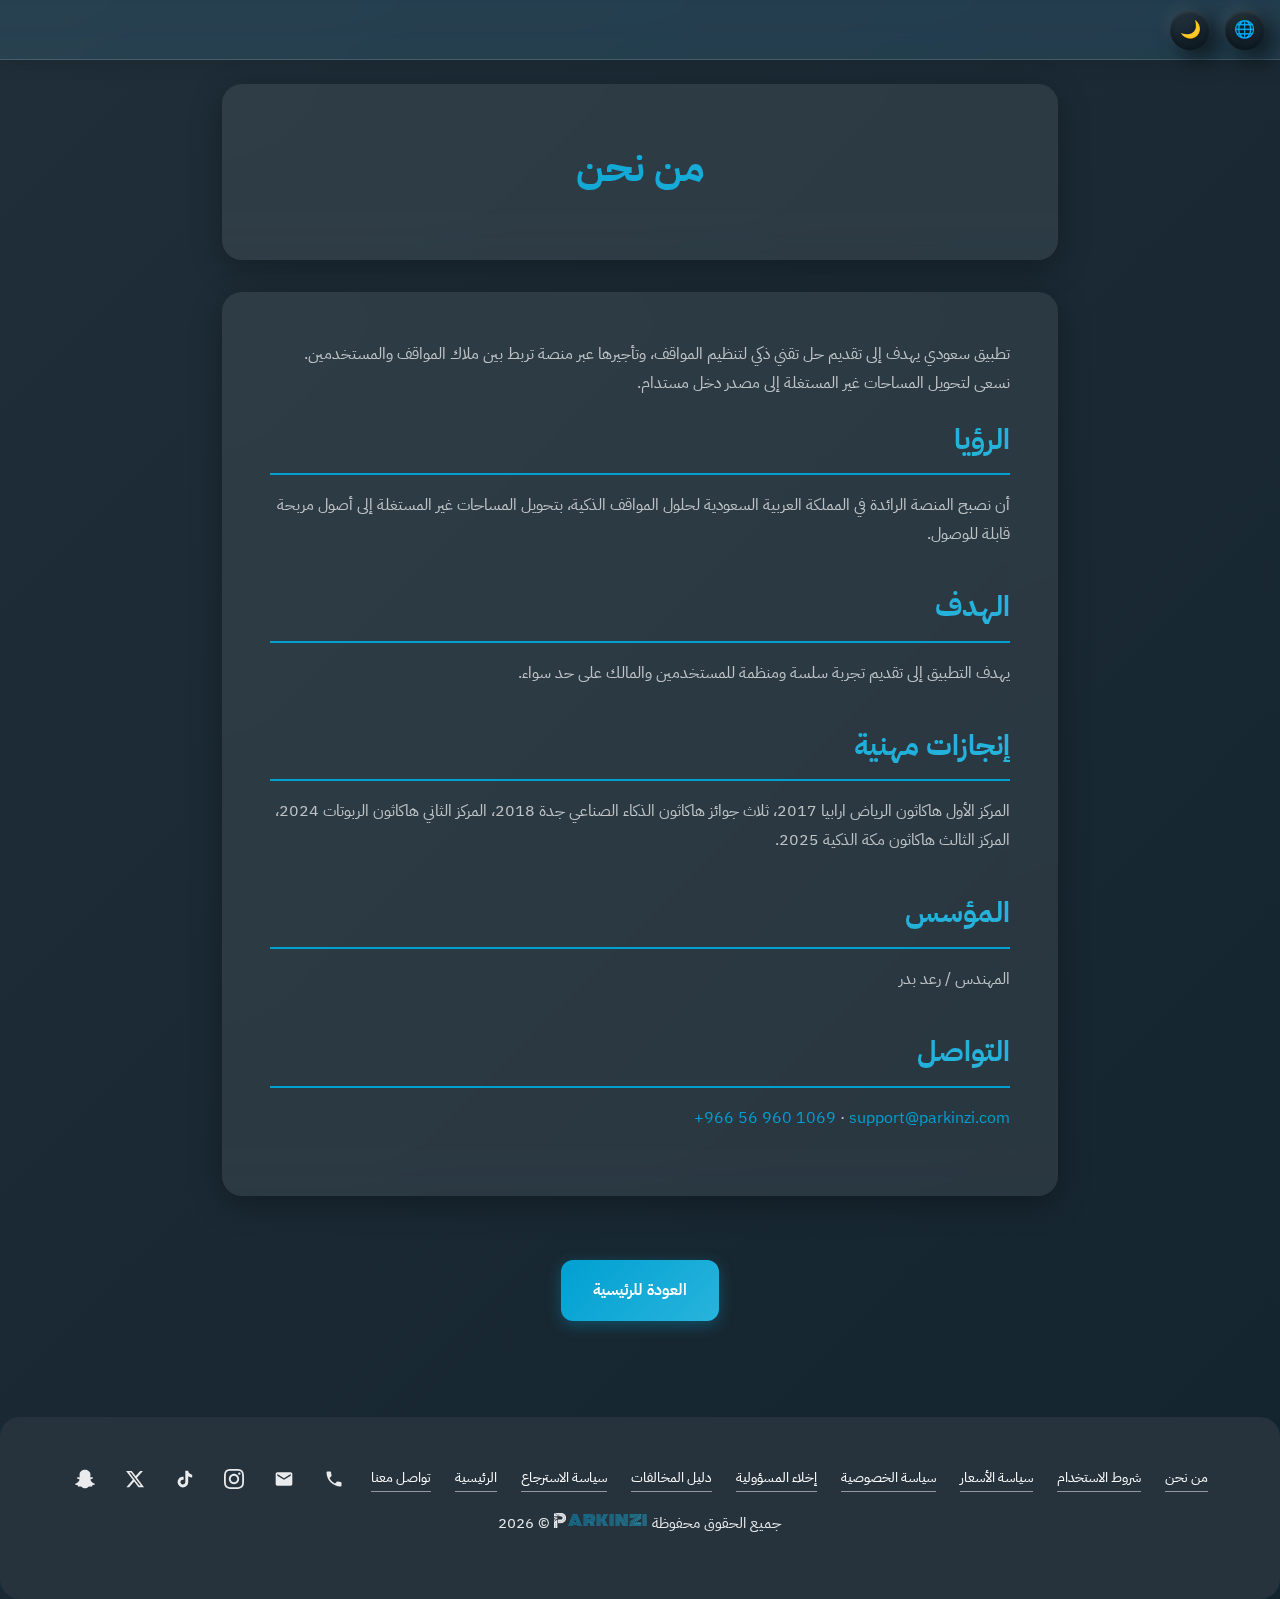
<file: .claude/worktrees/stoic-stonebraker/about.html>
<!DOCTYPE html>
<html lang="ar" dir="rtl" data-theme="dark">
<head>
  <meta charset="UTF-8">
  <meta name="viewport" content="width=device-width, initial-scale=1.0, maximum-scale=5.0, user-scalable=yes">
  <meta name="theme-color" content="#1a2933" id="themeColorMeta">
  <title>من نحن | PARKINZI</title>
  <link rel="manifest" href="manifest.webmanifest">
  <link rel="preconnect" href="https://fonts.googleapis.com">
  <link rel="preconnect" href="https://fonts.gstatic.com" crossorigin>
  <link href="https://fonts.googleapis.com/css2?family=IBM+Plex+Sans+Arabic:wght@400;500;600;700&family=Monoton&display=swap" rel="stylesheet">
  <link rel="stylesheet" href="header.css">
  <link rel="stylesheet" href="footer.css">
  <style>
    :root, [data-theme="light"] {
      --primary: rgb(0, 104, 184);
      --primary-light: rgb(25, 140, 220);
      --primary-dark: rgb(0, 88, 160);
      --text-primary: rgb(26, 26, 38);
      --text-secondary: rgb(77, 77, 89);
      --bg-top: rgb(250, 252, 255);
      --bg-mid: rgb(242, 247, 252);
      --bg-bottom: rgb(237, 245, 250);
      --glass: rgba(255,255,255,0.85);
      --glass-border: rgba(0,0,0,0.08);
      --glass-strong: rgba(255, 255, 255, 0.95);
      --shadow-light: rgba(255, 255, 255, 0.3);
      --shadow-dark: rgba(0, 0, 0, 0.08);
      --white: #ffffff;
      --primary-shadow: rgba(0, 104, 184, 0.3);
    }
    [data-theme="dark"] {
      --primary: rgb(0, 160, 210);
      --primary-light: rgb(40, 180, 220);
      --primary-dark: rgb(0, 140, 190);
      --text-primary: rgb(255, 255, 255);
      --text-secondary: rgba(255, 255, 255, 0.7);
      --bg-top: rgb(31, 46, 56);
      --bg-mid: rgb(26, 41, 51);
      --bg-bottom: rgb(20, 36, 46);
      --glass: rgba(255,255,255,0.08);
      --glass-border: rgba(255,255,255,0.15);
      --glass-strong: rgba(255, 255, 255, 0.12);
      --shadow-light: rgba(255, 255, 255, 0.05);
      --shadow-dark: rgba(5, 10, 15, 0.3);
      --primary-shadow: rgba(0, 160, 210, 0.35);
    }
    * { margin: 0; padding: 0; box-sizing: border-box; }
    html { background: var(--bg-bottom); }
    body {
      font-family: 'IBM Plex Sans Arabic', sans-serif;
      background: linear-gradient(135deg, var(--bg-top), var(--bg-bottom));
      color: var(--text-primary);
      line-height: 1.8;
      min-height: 100vh;
    }
    .container { max-width: 900px; margin: 0 auto; padding: 2rem; }
    body.has-site-header { padding-top: 52px; }
    .header {
      text-align: center;
      padding: 3rem 2rem;
      background: var(--glass);
      backdrop-filter: blur(20px);
      border-radius: 20px;
      margin-bottom: 2rem;
      box-shadow: 0 8px 32px rgba(0,0,0,0.1);
    }
    [data-theme="dark"] .header { box-shadow: 0 8px 32px rgba(0,0,0,0.3); }
    h1 {
      font-size: 2.5rem;
      margin-bottom: 0.5rem;
      background: linear-gradient(135deg, var(--primary), var(--primary-light));
      -webkit-background-clip: text;
      -webkit-text-fill-color: transparent;
      background-clip: text;
    }
    .content {
      background: var(--glass);
      backdrop-filter: blur(20px);
      padding: 3rem;
      border-radius: 20px;
      box-shadow: 0 8px 32px rgba(0,0,0,0.1);
      margin-bottom: 2rem;
    }
    [data-theme="dark"] .content { box-shadow: 0 8px 32px rgba(0,0,0,0.3); }
    h2 {
      font-size: 1.8rem;
      margin: 2rem 0 1rem;
      padding-bottom: 0.5rem;
      border-bottom: 2px solid var(--primary);
      background: linear-gradient(135deg, var(--primary), var(--primary-light));
      -webkit-background-clip: text;
      -webkit-text-fill-color: transparent;
      background-clip: text;
    }
    h2:first-of-type { margin-top: 0; }
    p { margin-bottom: 1rem; color: var(--text-secondary); }
    .content a { color: var(--primary); text-decoration: none; }
    .content a:hover { text-decoration: underline; }
    .back-btn {
      display: inline-flex;
      align-items: center;
      gap: 0.5rem;
      padding: 1rem 2rem;
      background: linear-gradient(135deg, var(--primary), var(--primary-light));
      color: var(--white);
      text-decoration: none;
      border-radius: 12px;
      font-weight: 600;
      transition: all 0.3s ease;
      box-shadow: 0 4px 15px var(--primary-shadow);
    }
    .back-btn:hover {
      transform: translateY(-2px);
      box-shadow: 0 8px 25px var(--primary-shadow);
    }
    @media (max-width: 768px) {
      .container { padding: 1rem; margin: 0 auto; }
      .content { padding: 2rem 1.5rem; }
      .header, .content h1, .content h2 { text-align: center; }
      h1 { font-size: 2rem; }
      h2 { font-size: 1.5rem; }
    }
  </style>
</head>
<body class="has-site-header">
  <header class="site-header">
    <div class="menu-btn" id="langMenuBtn">
      <div class="icon-circle"><span class="icon">🌐</span></div>
      <div class="menu-text">
        <div class="menu-label" data-i18n="language">اللغة</div>
        <div class="menu-value" id="currentLangDisplay">العربية</div>
      </div>
      <span class="menu-icon">⋯</span>
      <div class="menu-dropdown" id="langDropdown">
        <div class="menu-dropdown-item" data-lang="ar"><span class="checkmark" id="check-ar">✓</span><span>العربية</span></div>
        <div class="menu-dropdown-item" data-lang="en"><span class="checkmark" id="check-en" style="display:none">✓</span><span>English</span></div>
        <div class="menu-dropdown-item" data-lang="fr"><span class="checkmark" id="check-fr" style="display:none">✓</span><span>Français</span></div>
        <div class="menu-dropdown-item" data-lang="ur"><span class="checkmark" id="check-ur" style="display:none">✓</span><span>اردو</span></div>
      </div>
    </div>
    <div class="menu-btn" id="themeMenuBtn">
      <div class="icon-circle"><span class="icon" id="themeIcon">🌙</span></div>
      <div class="menu-text">
        <div class="menu-label" data-i18n="appearance">المظهر</div>
        <div class="menu-value" id="currentThemeDisplay">داكن</div>
      </div>
      <span class="menu-icon">⋯</span>
      <div class="menu-dropdown" id="themeDropdown">
        <div class="menu-dropdown-item" data-theme="light"><span class="checkmark" id="check-light" style="display:none">✓</span><span data-i18n="light">فاتح</span></div>
        <div class="menu-dropdown-item" data-theme="dark"><span class="checkmark" id="check-dark">✓</span><span data-i18n="dark">داكن</span></div>
      </div>
    </div>
  </header>

  <div class="container">
    <div class="header">
      <h1 data-i18n="title">من نحن</h1>
    </div>

    <div class="content">
      <p data-i18n="intro">تطبيق سعودي يهدف إلى تقديم حل تقني ذكي لتنظيم المواقف، وتأجيرها عبر منصة تربط بين ملاك المواقف والمستخدمين. نسعى لتحويل المساحات غير المستغلة إلى مصدر دخل مستدام.</p>

      <h2 data-i18n="visionLabel">الرؤيا</h2>
      <p data-i18n="vision">أن نصبح المنصة الرائدة في المملكة العربية السعودية لحلول المواقف الذكية، بتحويل المساحات غير المستغلة إلى أصول مربحة قابلة للوصول.</p>

      <h2 data-i18n="goalLabel">الهدف</h2>
      <p data-i18n="goal">يهدف التطبيق إلى تقديم تجربة سلسة ومنظمة للمستخدمين والمالك على حد سواء.</p>

      <h2 data-i18n="achievementsLabel">إنجازات مهنية</h2>
      <p data-i18n="achievements">المركز الأول هاكاثون الرياض ارابيا 2017، ثلاث جوائز هاكاثون الذكاء الصناعي جدة 2018، المركز الثاني هاكاثون الربوتات 2024، المركز الثالث هاكاثون مكة الذكية 2025.</p>

      <h2 data-i18n="founderLabel">المؤسس</h2>
      <p data-i18n="founder">المهندس / رعد بدر</p>

      <h2 data-i18n="contactLabel">التواصل</h2>
      <p><a href="mailto:support@parkinzi.com">support@parkinzi.com</a> · <a href="tel:+966569601069" dir="ltr">+966 56 960 1069</a></p>
    </div>

    <div style="text-align: center; padding: 2rem;">
      <a href="index.html" class="back-btn" data-i18n="backBtn">
        <svg width="20" height="20" viewBox="0 0 24 24" fill="none" xmlns="http://www.w3.org/2000/svg">
          <path d="M20 11H7.83l5.59-5.59L12 4l-8 8 8 8 1.41-1.41L7.83 13H20v-2z" fill="currentColor"/>
        </svg>
        العودة للرئيسية
      </a>
    </div>
  </div>

  <footer class="footer">
    <p class="footer-links">
      <a href="about.html" data-i18n="aboutLink">من نحن</a>
      <a href="terms.html" data-i18n="termsLink">شروط الاستخدام</a>
      <a href="pricing.html" data-i18n="pricingLink">سياسة الأسعار</a>
      <a href="privacy.html" data-i18n="privacyLink">سياسة الخصوصية</a>
      <a href="disclaimer.html" data-i18n="disclaimerLink">إخلاء المسؤولية</a>
      <a href="refund.html#violations" data-i18n="violationsLink">دليل المخالفات</a>
      <a href="refund.html" data-i18n="refundLink">سياسة الاسترجاع</a>
      <a href="index.html" data-i18n="homeLink">الرئيسية</a>
      <a href="index.html#contact" data-i18n="contactLink">تواصل معنا</a>
      <a href="tel:+966569601069" class="footer-social-icon" aria-label="هاتف"><svg width="20" height="20" viewBox="0 0 24 24" fill="currentColor" aria-hidden="true"><path d="M6.62 10.79c1.44 2.83 3.76 5.14 6.59 6.59l2.2-2.2c.27-.27.67-.36 1.02-.24 1.12.37 2.33.57 3.57.57.55 0 1 .45 1 1V20c0 .55-.45 1-1 1-9.39 0-17-7.61-17-17 0-.55.45-1 1-1h3.5c.55 0 1 .45 1 1 0 1.25.2 2.45.57 3.57.11.35.03.74-.25 1.02l-2.2 2.2z"/></svg></a>
      <a href="mailto:support@parkinzi.com" class="footer-social-icon" aria-label="support@parkinzi.com"><svg width="20" height="20" viewBox="0 0 24 24" fill="currentColor" aria-hidden="true"><path d="M20 4H4c-1.1 0-2 .9-2 2v12c0 1.1.9 2 2 2h16c1.1 0 2-.9 2-2V6c0-1.1-.9-2-2-2zm0 4l-8 5-8-5V6l8 5 8-5v2z"/></svg></a>
      <a href="https://www.instagram.com/parkinzi" target="_blank" rel="noopener noreferrer" aria-label="انستغرام" class="footer-social-icon"><svg width="20" height="20" viewBox="0 0 24 24" fill="currentColor" aria-hidden="true"><path d="M12 2.163c3.204 0 3.584.012 4.85.07 3.252.148 4.771 1.691 4.919 4.919.058 1.265.069 1.645.069 4.849 0 3.205-.012 3.584-.069 4.849-.149 3.225-1.664 4.771-4.919 4.919-1.266.058-1.644.07-4.85.07-3.204 0-3.584-.012-4.849-.07-3.26-.149-4.771-1.699-4.919-4.92-.058-1.265-.07-1.644-.07-4.849 0-3.204.013-3.583.07-4.849.149-3.227 1.664-4.771 4.919-4.919 1.266-.058 1.645-.07 4.849-.07zm0-2.163c-3.259 0-3.667.014-4.947.072-4.358.2-6.78 2.618-6.98 6.98-.059 1.281-.073 1.689-.073 4.948 0 3.259.014 3.668.072 4.948.2 4.358 2.618 6.78 6.98 6.98 1.281.058 1.689.072 4.948.072 3.259 0 3.668-.014 4.948-.072 4.354-.2 6.782-2.618 6.979-6.98.059-1.28.073-1.689.073-4.948 0-3.259-.014-3.667-.072-4.947-.196-4.354-2.617-6.78-6.979-6.98-1.281-.059-1.69-.073-4.949-.073zm0 5.838c-3.403 0-6.162 2.759-6.162 6.162s2.759 6.163 6.162 6.163 6.162-2.759 6.162-6.163c0-3.403-2.759-6.162-6.162-6.162zm0 10.162c-2.209 0-4-1.79-4-4 0-2.209 1.791-4 4-4s4 1.791 4 4c0 2.21-1.791 4-4 4zm6.406-11.845c-.796 0-1.441.645-1.441 1.44s.645 1.44 1.441 1.44c.795 0 1.439-.645 1.439-1.44s-.644-1.44-1.439-1.44z"/></svg></a>
      <a href="https://www.tiktok.com/@parkinzi" target="_blank" rel="noopener noreferrer" aria-label="تيك توك" class="footer-social-icon"><svg width="20" height="20" viewBox="0 0 24 24" fill="currentColor" aria-hidden="true"><path d="M19.59 6.69a4.83 4.83 0 0 1-3.77-4.25V2h-3.45v13.67a2.89 2.89 0 0 1-5.2 1.74 2.89 2.89 0 0 1 2.31-4.64 2.93 2.93 0 0 1 .88.13V9.4a6.84 6.84 0 0 0-1-.05A6.33 6.33 0 0 0 5 20.1a6.34 6.34 0 0 0 10.86-4.43v-7a8.16 8.16 0 0 0 4.77 1.52v-3.4a4.85 4.85 0 0 1-1-.1z"/></svg></a>
      <a href="https://x.com/parkinziapp" target="_blank" rel="noopener noreferrer" aria-label="اكس" class="footer-social-icon"><svg width="20" height="20" viewBox="0 0 24 24" fill="currentColor" aria-hidden="true"><path d="M18.244 2.25h3.308l-7.227 8.26 8.502 11.24H16.17l-5.214-6.817L4.99 21.75H1.68l7.73-8.835L1.254 2.25H8.08l4.713 6.231zm-1.161 17.52h1.833L7.084 4.126H5.117z"/></svg></a>
      <a href="https://www.snapchat.com/add/parkinziapp" target="_blank" rel="noopener noreferrer" aria-label="سناب شات" class="footer-social-icon"><svg width="20" height="20" viewBox="0 0 24 24" fill="currentColor" aria-hidden="true"><path d="M12.206.793c.99 0 4.347.276 5.93 3.821.529 1.193.403 3.219.299 4.847l-.003.06c-.012.18-.022.345-.03.51.075.045.203.09.401.09.3-.016.659-.12 1.033-.301.165-.088.344-.104.464-.104.182 0 .359.029.509.09.45.149.734.479.734.838.015.449-.39.839-1.213 1.168-.089.029-.209.075-.344.119-.45.135-1.139.36-1.333.81-.09.224-.061.524.12.868l.015.015c.06.136 1.526 3.475 4.791 4.014.255.044.435.27.42.509 0 .075-.015.149-.045.225-.24.569-1.273.988-3.146 1.271-.059.091-.12.375-.164.57-.029.179-.074.36-.134.553-.076.271-.27.405-.555.405h-.03c-.135 0-.313-.031-.538-.074-.36-.075-.765-.135-1.273-.135-.3 0-.599.015-.913.074-.6.104-1.123.464-1.723.884-.853.599-1.826 1.288-3.294 1.288-.06 0-.119-.015-.18-.015h-.149c-1.468 0-2.427-.675-3.279-1.288-.599-.42-1.107-.779-1.707-.884-.314-.045-.629-.074-.928-.074-.54 0-.958.089-1.272.149-.211.043-.391.074-.54.074-.374 0-.523-.224-.583-.42-.061-.192-.09-.389-.135-.568-.046-.18-.105-.494-.166-.57-1.918-.222-2.95-.642-3.189-1.226-.031-.063-.052-.15-.052-.225-.015-.243.165-.465.42-.509 3.264-.54 4.73-3.879 4.791-4.02l.016-.029c.18-.345.224-.645.119-.869-.195-.434-.884-.658-1.332-.809-.121-.029-.24-.074-.346-.119-1.107-.435-1.257-.93-1.197-1.273.09-.479.674-.793 1.168-.793.146 0 .27.029.383.074.42.194.789.3 1.104.3.234 0 .384-.06.465-.105l-.046-.569c-.098-1.626-.225-3.651.307-4.837C7.392 1.077 10.739.807 11.727.807l.419-.015h.06z"/></svg></a>
    </p>
    <p class="footer-copyright">
      <span data-i18n="copyright">جميع الحقوق محفوظة</span>
      <span> <span class="brand-logo brand-logo--xs"><img src="parkinzi-logo-light.png" alt="P" class="brand-logo-img" id="footerLogo"><span class="brand-logo-text">ARKINZI</span></span> © 2026</span>
    </p>
  </footer>

  <script>
    const translations = {
      ar: {
        title: "من نحن",
        intro: "تطبيق سعودي يهدف إلى تقديم حل تقني ذكي لتنظيم المواقف، وتأجيرها عبر منصة تربط بين ملاك المواقف والمستخدمين. نسعى لتحويل المساحات غير المستغلة إلى مصدر دخل مستدام.",
        visionLabel: "الرؤيا",
        vision: "أن نصبح المنصة الرائدة في المملكة العربية السعودية لحلول المواقف الذكية، بتحويل المساحات غير المستغلة إلى أصول مربحة قابلة للوصول.",
        goalLabel: "الهدف",
        goal: "يهدف التطبيق إلى تقديم تجربة سلسة ومنظمة للمستخدمين والمالك على حد سواء.",
        achievementsLabel: "إنجازات مهنية",
        achievements: "المركز الأول هاكاثون الرياض ارابيا 2017، ثلاث جوائز هاكاثون الذكاء الصناعي جدة 2018، المركز الثاني هاكاثون الربوتات 2024، المركز الثالث هاكاثون مكة الذكية 2025.",
        founderLabel: "المؤسس",
        founder: "المهندس / رعد بدر",
        contactLabel: "التواصل",
        backBtn: "العودة للرئيسية",
        copyright: "جميع الحقوق محفوظة",
        aboutLink: "من نحن",
        termsLink: "شروط الاستخدام",
        pricingLink: "سياسة الأسعار",
        privacyLink: "سياسة الخصوصية",
        refundLink: "سياسة الاسترجاع",
        violationsLink: "دليل المخالفات",
        homeLink: "الرئيسية",
        contactLink: "تواصل معنا",
        language: "اللغة",
        appearance: "المظهر",
        light: "فاتح",
        dark: "داكن"
      },
      en: {
        title: "About Us",
        intro: "A Saudi application that aims to provide a smart technical solution to organize parking and rent it through a platform connecting parking owners and users. We seek to transform unused spaces into a source of sustainable income.",
        visionLabel: "Vision",
        vision: "To become the leading platform in the Kingdom of Saudi Arabia for smart parking solutions, by transforming unused spaces into profitable, accessible assets.",
        goalLabel: "Goal",
        goal: "The app aims to deliver a smooth and organized experience for both users and owners.",
        achievementsLabel: "Professional Achievements",
        achievements: "1st place Arabia Hackathon Riyadh 2017, three awards at AI Hackathon Jeddah 2018, 2nd place Robotics Hackathon 2024, 3rd place Smart Makkah Hackathon 2025.",
        founderLabel: "Founder",
        founder: "Eng. Raad Badr",
        contactLabel: "Contact",
        backBtn: "Back to Home",
        copyright: "All rights reserved",
        aboutLink: "About Us",
        termsLink: "Terms of Use",
        pricingLink: "Pricing Policy",
        privacyLink: "Privacy Policy",
        refundLink: "Refund Policy",
        violationsLink: "Violations Guide",
        homeLink: "Home",
        contactLink: "Contact Us",
        language: "Language",
        appearance: "Appearance",
        light: "Light",
        dark: "Dark"
      },
      fr: {
        title: "À propos",
        intro: "Application saoudienne visant à offrir une solution technique intelligente pour organiser le stationnement et le louer via une plateforme reliant propriétaires et utilisateurs. Nous visons à transformer les espaces inutilisés en source de revenus durables.",
        visionLabel: "Vision",
        vision: "Devenir la plateforme leader en Arabie saoudite pour les solutions de stationnement intelligent, en transformant les espaces inutilisés en actifs rentables et accessibles.",
        goalLabel: "Objectif",
        goal: "L'application vise à offrir une expérience fluide et organisée aux utilisateurs et aux propriétaires.",
        achievementsLabel: "Réalisations professionnelles",
        achievements: "1er prix Arabia Hackathon Riyad 2017, trois prix au Hackathon IA Djeddah 2018, 2e prix Hackathon Robotique 2024, 3e prix Hackathon La Mecque intelligente 2025.",
        founderLabel: "Fondateur",
        founder: "Ing. Raad Badr",
        contactLabel: "Contact",
        backBtn: "Retour à l'accueil",
        copyright: "Tous droits réservés",
        aboutLink: "À propos",
        termsLink: "Conditions d'utilisation",
        pricingLink: "Politique tarifaire",
        privacyLink: "Politique de confidentialité",
        refundLink: "Politique de remboursement",
        violationsLink: "Guide des infractions",
        homeLink: "Accueil",
        contactLink: "Contactez-nous",
        language: "Langue",
        appearance: "Apparence",
        light: "Clair",
        dark: "Sombre"
      },
      ur: {
        title: "ہمارے بارے میں",
        intro: "سعودی ایپ جو پارکنگ کو منظم کرنے اور مالکان اور صارفین کو جوڑنے والے پلیٹ فارم کے ذریعے کرایہ پر دینے کے لیے ذہین تکنیکی حل فراہم کرنے کا مقصد رکھتی ہے۔ ہم غیر استعمال شدہ جگہوں کو پائیدار آمدنی کے ذریعہ میں بدلنا چاہتے ہیں۔",
        visionLabel: "ویژن",
        vision: "سعودی عرب میں اسمارٹ پارکنگ حل کے لیے سرکردہ پلیٹ فارم بننا، غیر استعمال شدہ جگہوں کو منافع بخش، قابل رسائی اثاثوں میں بدلنا۔",
        goalLabel: "ہدف",
        goal: "ایپ دونوں صارفین اور مالکان کے لیے ہموار اور منظم تجربہ فراہم کرنے کا مقصد رکھتی ہے۔",
        achievementsLabel: "پیشہ ورانہ کامیابیاں",
        achievements: "پہلی پوزیشن عربیا ہیکاتھون ریاض 2017، AI ہیکاتھون جدہ 2018 میں تین انعامات، روبوٹکس ہیکاتھون 2024 میں دوسری پوزیشن، تیسری پوزیشن سمارٹ مکہ ہیکاتھون 2025۔",
        founderLabel: "بانی",
        founder: "انجینئر / رعد بدر",
        contactLabel: "رابطہ",
        backBtn: "واپس گھر",
        copyright: "جملہ حقوق محفوظ ہیں",
        aboutLink: "ہمارے بارے میں",
        termsLink: "استعمال کی شرائط",
        pricingLink: "قیمتوں کی پالیسی",
        privacyLink: "رازداری کی پالیسی",
        refundLink: "واپسی کی پالیسی",
        violationsLink: "خلاف ورزیوں کی گائیڈ",
        homeLink: "ہوم",
        contactLink: "ہم سے رابطہ کریں",
        language: "زبان",
        appearance: "ظہور",
        light: "روشن",
        dark: "اندھیرا"
      }
    };

    const lang = () => localStorage.getItem("parkinzi_lang") || "ar";
    const theme = () => localStorage.getItem("parkinzi_theme") || "dark";
    const langNames = { ar: "العربية", en: "English", fr: "Français", ur: "اردو" };
    let currentLanguageCode = lang();
    document.documentElement.lang = currentLanguageCode;
    document.documentElement.dir = (currentLanguageCode === "ar" || currentLanguageCode === "ur") ? "rtl" : "ltr";

    function setLang(code) {
      localStorage.setItem("parkinzi_lang", code);
      currentLanguageCode = code;
      document.documentElement.lang = code;
      document.documentElement.dir = (code === "ar" || code === "ur") ? "rtl" : "ltr";
      document.getElementById("currentLangDisplay").textContent = langNames[code] || code;
      ["ar","en","fr","ur"].forEach(languageCode => {
        const el = document.getElementById("check-" + languageCode);
        if (el) el.style.display = languageCode === code ? "inline" : "none";
      });
      const th = theme();
      document.getElementById("currentThemeDisplay").textContent = translations[code][th === "dark" ? "dark" : "light"];
      document.querySelectorAll("[data-i18n]").forEach(el => {
        const i18nKey = el.dataset.i18n;
        if (translations[code] && translations[code][i18nKey]) el.textContent = translations[code][i18nKey];
      });
      document.title = "PARKINZI | " + (translations[code] && translations[code].title ? translations[code].title : "About Us");
    }

    function setTheme(th) {
      localStorage.setItem("parkinzi_theme", th);
      document.documentElement.dataset.theme = th;
      const meta = document.getElementById("themeColorMeta");
      if (meta) meta.content = th === "dark" ? "#1a2933" : "#0068b8";
      const logo = document.getElementById("footerLogo");
      if (logo) logo.src = th === "dark" ? "parkinzi-logo-light.png" : "parkinzi-logo-dark.png";
      document.getElementById("themeIcon").textContent = th === "dark" ? "🌙" : "☀️";
      document.getElementById("currentThemeDisplay").textContent = translations[currentLanguageCode][th === "dark" ? "dark" : "light"];
      document.getElementById("check-light").style.display = th === "light" ? "inline" : "none";
      document.getElementById("check-dark").style.display = th === "dark" ? "inline" : "none";
    }

    document.getElementById("langMenuBtn").addEventListener("click", event => {
      event.stopPropagation();
      document.getElementById("langDropdown").classList.toggle("show");
      document.getElementById("themeDropdown").classList.remove("show");
    });
    document.getElementById("themeMenuBtn").addEventListener("click", event => {
      event.stopPropagation();
      document.getElementById("themeDropdown").classList.toggle("show");
      document.getElementById("langDropdown").classList.remove("show");
    });
    document.addEventListener("click", () => {
      document.getElementById("langDropdown").classList.remove("show");
      document.getElementById("themeDropdown").classList.remove("show");
    });

    document.querySelectorAll("#langDropdown .menu-dropdown-item").forEach(item => {
      item.addEventListener("click", () => setLang(item.dataset.lang));
    });
    document.querySelectorAll("#themeDropdown .menu-dropdown-item").forEach(item => {
      item.addEventListener("click", () => {
        setTheme(item.dataset.theme);
        document.getElementById("themeDropdown").classList.remove("show");
      });
    });

    document.querySelectorAll("[data-i18n]").forEach(el => {
      const i18nKey = el.dataset.i18n;
      if (translations[currentLanguageCode] && translations[currentLanguageCode][i18nKey]) el.textContent = translations[currentLanguageCode][i18nKey];
    });
    document.getElementById("currentLangDisplay").textContent = langNames[currentLanguageCode] || currentLanguageCode;
    ["ar","en","fr","ur"].forEach(languageCode => {
      const el = document.getElementById("check-" + languageCode);
      if (el) el.style.display = currentLanguageCode === languageCode ? "inline" : "none";
    });
    document.title = "PARKINZI | " + (translations[currentLanguageCode] && translations[currentLanguageCode].title ? translations[currentLanguageCode].title : "About Us");

    (function() {
      const th = theme();
      document.documentElement.dataset.theme = th;
      const meta = document.getElementById("themeColorMeta");
      if (meta) meta.content = th === "dark" ? "#1a2933" : "#0068b8";
      const logo = document.getElementById("footerLogo");
      if (logo) logo.src = th === "dark" ? "parkinzi-logo-light.png" : "parkinzi-logo-dark.png";
      document.getElementById("themeIcon").textContent = th === "dark" ? "🌙" : "☀️";
      document.getElementById("currentThemeDisplay").textContent = translations[currentLanguageCode][th === "dark" ? "dark" : "light"];
      document.getElementById("check-light").style.display = th === "light" ? "inline" : "none";
      document.getElementById("check-dark").style.display = th === "dark" ? "inline" : "none";
    })();
  </script>
  <script>
    if ("serviceWorker" in navigator) {
      window.addEventListener("load", () => {
        navigator.serviceWorker.register("sw.js", { scope: "./" }).catch(() => {});
      });
    }
  </script>
</body>
</html>
</file>
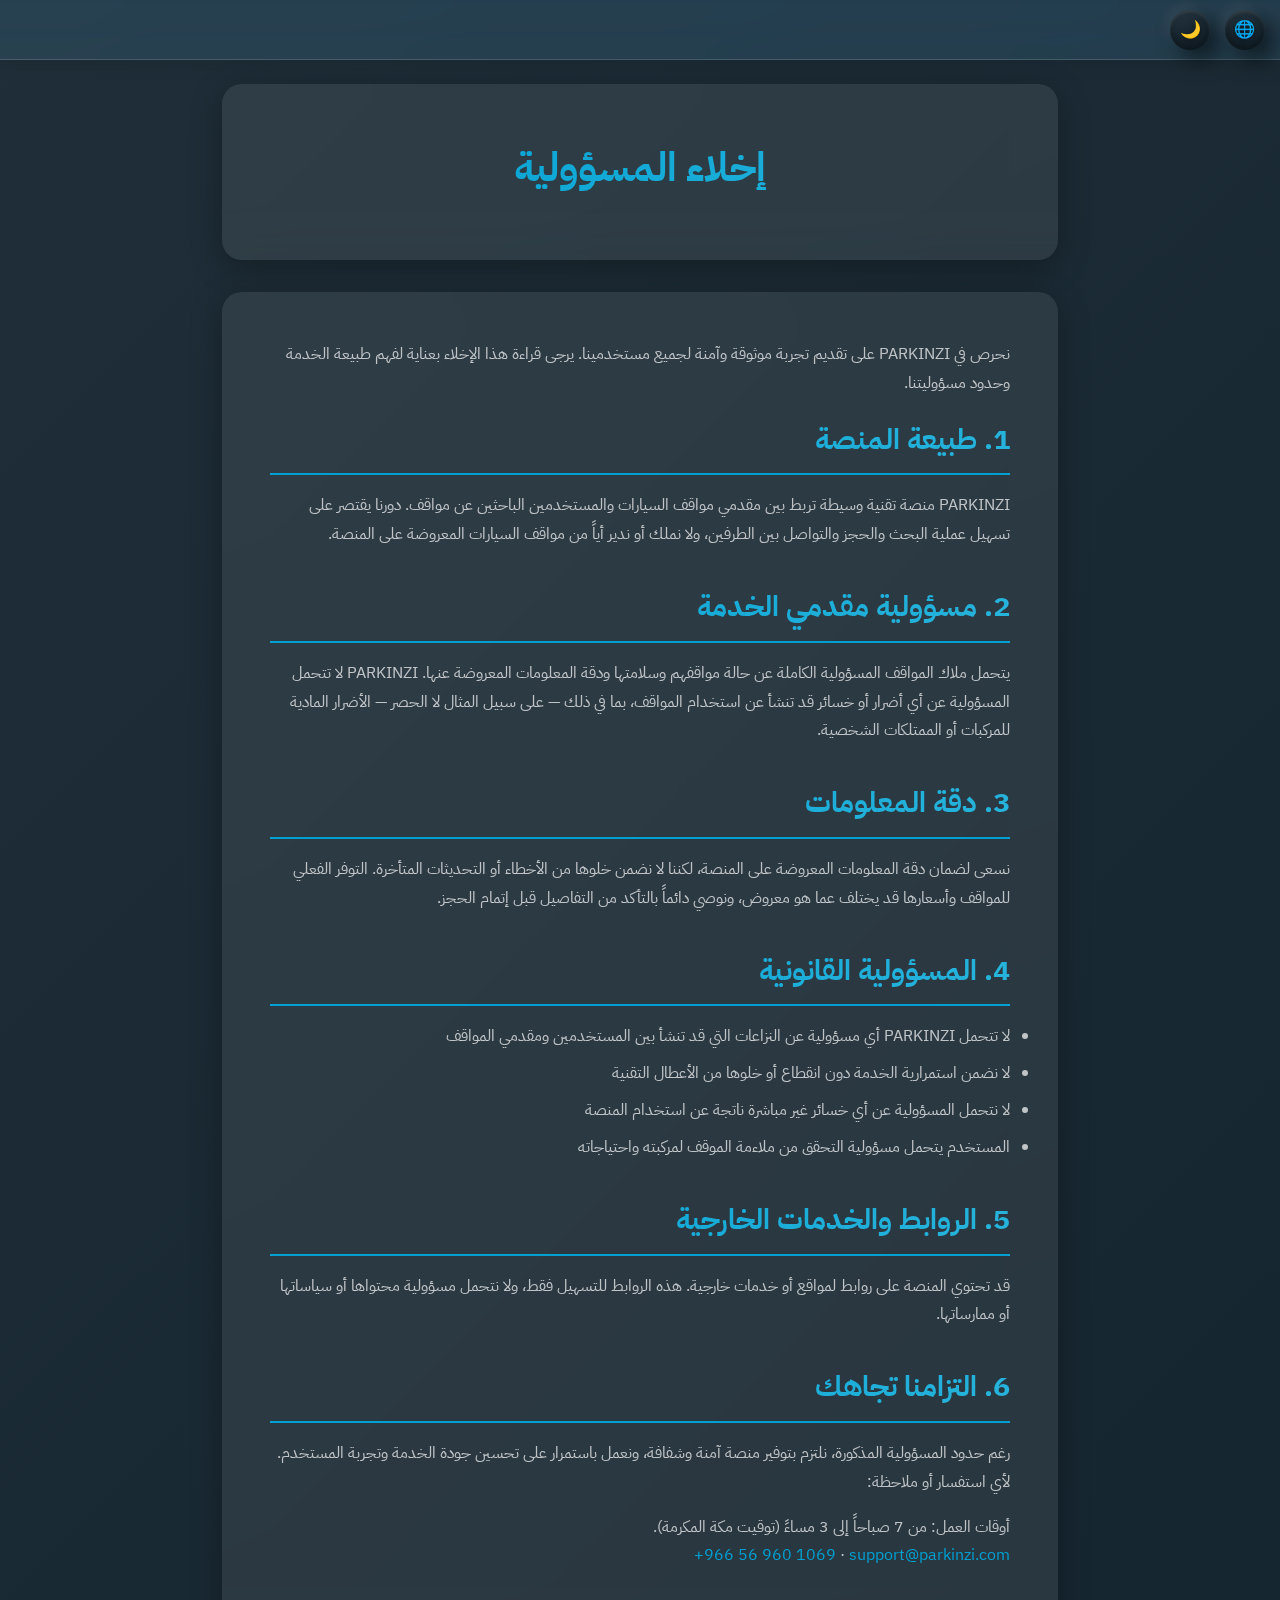
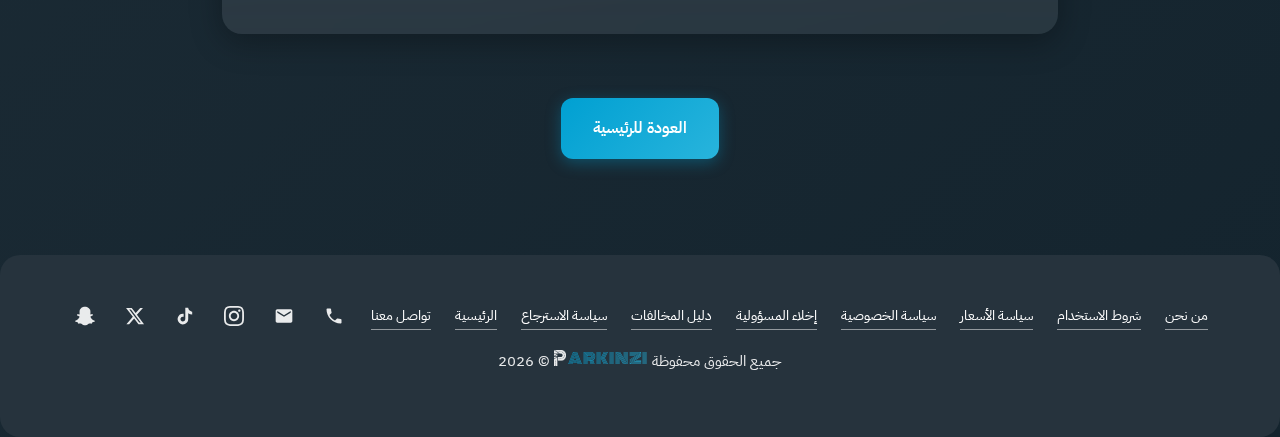
<file: .claude/worktrees/stoic-stonebraker/disclaimer.html>
<!DOCTYPE html>
<html lang="ar" dir="rtl" data-theme="dark">
<head>
  <meta charset="UTF-8">
  <meta name="viewport" content="width=device-width, initial-scale=1.0, maximum-scale=5.0, user-scalable=yes">
  <meta name="theme-color" content="#1a2933" id="themeColorMeta">
  <title>إخلاء المسؤولية | PARKINZI</title>
  <link rel="manifest" href="manifest.webmanifest">
  <link rel="preconnect" href="https://fonts.googleapis.com">
  <link rel="preconnect" href="https://fonts.gstatic.com" crossorigin>
  <link href="https://fonts.googleapis.com/css2?family=IBM+Plex+Sans+Arabic:wght@400;500;600;700&family=Monoton&display=swap" rel="stylesheet">
  <link rel="stylesheet" href="header.css">
  <link rel="stylesheet" href="footer.css">
  <style>
    :root, [data-theme="light"] {
      --primary: rgb(0, 104, 184);
      --primary-light: rgb(25, 140, 220);
      --primary-dark: rgb(0, 88, 160);
      --text-primary: rgb(26, 26, 38);
      --text-secondary: rgb(77, 77, 89);
      --bg-top: rgb(250, 252, 255);
      --bg-mid: rgb(242, 247, 252);
      --bg-bottom: rgb(237, 245, 250);
      --glass: rgba(255,255,255,0.85);
      --glass-border: rgba(0,0,0,0.08);
      --white: #ffffff;
      --primary-shadow: rgba(0, 104, 184, 0.3);
    }
    [data-theme="dark"] {
      --primary: rgb(0, 160, 210);
      --primary-light: rgb(40, 180, 220);
      --primary-dark: rgb(0, 140, 190);
      --text-primary: rgb(255, 255, 255);
      --text-secondary: rgba(255, 255, 255, 0.7);
      --bg-top: rgb(31, 46, 56);
      --bg-mid: rgb(26, 41, 51);
      --bg-bottom: rgb(20, 36, 46);
      --glass: rgba(255,255,255,0.08);
      --glass-border: rgba(255,255,255,0.15);
      --primary-shadow: rgba(0, 160, 210, 0.35);
    }
    * { margin: 0; padding: 0; box-sizing: border-box; }
    html { background: var(--bg-bottom); }
    body { font-family: 'IBM Plex Sans Arabic', sans-serif; background: linear-gradient(135deg, var(--bg-top), var(--bg-bottom)); color: var(--text-primary); line-height: 1.8; min-height: 100vh; }
    .container { max-width: 900px; margin: 0 auto; padding: 2rem; }
    body.has-site-header { padding-top: 52px; }
    .header { text-align: center; padding: 3rem 2rem; background: var(--glass); backdrop-filter: blur(20px); border-radius: 20px; margin-bottom: 2rem; box-shadow: 0 8px 32px rgba(0,0,0,0.1); }
    [data-theme="dark"] .header { box-shadow: 0 8px 32px rgba(0,0,0,0.3); }
    h1 { font-size: 2.5rem; margin-bottom: 0.5rem; background: linear-gradient(135deg, var(--primary), var(--primary-light)); -webkit-background-clip: text; -webkit-text-fill-color: transparent; background-clip: text; }
    .content { background: var(--glass); backdrop-filter: blur(20px); padding: 3rem; border-radius: 20px; box-shadow: 0 8px 32px rgba(0,0,0,0.1); margin-bottom: 2rem; }
    [data-theme="dark"] .content { box-shadow: 0 8px 32px rgba(0,0,0,0.3); }
    h2 { font-size: 1.8rem; margin: 2rem 0 1rem; padding-bottom: 0.5rem; border-bottom: 2px solid var(--primary); background: linear-gradient(135deg, var(--primary), var(--primary-light)); -webkit-background-clip: text; -webkit-text-fill-color: transparent; background-clip: text; }
    h2:first-of-type { margin-top: 0; }
    p { margin-bottom: 1rem; color: var(--text-secondary); }
    .content a { color: var(--primary); text-decoration: none; }
    .content a:hover { text-decoration: underline; }
    ul { margin: 1rem 0 1rem 2rem; color: var(--text-secondary); }
    li { margin-bottom: 0.5rem; }
    .back-btn { display: inline-flex; align-items: center; gap: 0.5rem; padding: 1rem 2rem; background: linear-gradient(135deg, var(--primary), var(--primary-light)); color: var(--white); text-decoration: none; border-radius: 12px; font-weight: 600; transition: all 0.3s ease; box-shadow: 0 4px 15px var(--primary-shadow); }
    .back-btn:hover { transform: translateY(-2px); box-shadow: 0 8px 25px var(--primary-shadow); }
    @media (max-width: 768px) { .container { padding: 1rem; } .content { padding: 2rem 1.5rem; } h1 { font-size: 2rem; } h2 { font-size: 1.5rem; } }
  </style>
</head>
<body class="has-site-header">
  <header class="site-header">
    <div class="menu-btn" id="langMenuBtn">
      <div class="icon-circle"><span class="icon">🌐</span></div>
      <div class="menu-text"><div class="menu-label" data-i18n="language">اللغة</div><div class="menu-value" id="currentLangDisplay">العربية</div></div>
      <span class="menu-icon">⋯</span>
      <div class="menu-dropdown" id="langDropdown">
        <div class="menu-dropdown-item" data-lang="ar"><span class="checkmark" id="check-ar">✓</span><span>العربية</span></div>
        <div class="menu-dropdown-item" data-lang="en"><span class="checkmark" id="check-en" style="display:none">✓</span><span>English</span></div>
        <div class="menu-dropdown-item" data-lang="fr"><span class="checkmark" id="check-fr" style="display:none">✓</span><span>Français</span></div>
        <div class="menu-dropdown-item" data-lang="ur"><span class="checkmark" id="check-ur" style="display:none">✓</span><span>اردو</span></div>
      </div>
    </div>
    <div class="menu-btn" id="themeMenuBtn">
      <div class="icon-circle"><span class="icon" id="themeIcon">🌙</span></div>
      <div class="menu-text"><div class="menu-label" data-i18n="appearance">المظهر</div><div class="menu-value" id="currentThemeDisplay">داكن</div></div>
      <span class="menu-icon">⋯</span>
      <div class="menu-dropdown" id="themeDropdown">
        <div class="menu-dropdown-item" data-theme="light"><span class="checkmark" id="check-light" style="display:none">✓</span><span data-i18n="light">فاتح</span></div>
        <div class="menu-dropdown-item" data-theme="dark"><span class="checkmark" id="check-dark">✓</span><span data-i18n="dark">داكن</span></div>
      </div>
    </div>
  </header>

  <div class="container">
    <div class="header">
      <h1 data-i18n="title">إخلاء المسؤولية</h1>
    </div>

    <div class="content">
      <p data-i18n="intro">نحرص في PARKINZI على تقديم تجربة موثوقة وآمنة لجميع مستخدمينا. يرجى قراءة هذا الإخلاء بعناية لفهم طبيعة الخدمة وحدود مسؤوليتنا.</p>

      <h2 data-i18n="h1">1. طبيعة المنصة</h2>
      <p data-i18n="p1">PARKINZI منصة تقنية وسيطة تربط بين مقدمي مواقف السيارات والمستخدمين الباحثين عن مواقف. دورنا يقتصر على تسهيل عملية البحث والحجز والتواصل بين الطرفين، ولا نملك أو ندير أياً من مواقف السيارات المعروضة على المنصة.</p>

      <h2 data-i18n="h2">2. مسؤولية مقدمي الخدمة</h2>
      <p data-i18n="p2">يتحمل ملاك المواقف المسؤولية الكاملة عن حالة مواقفهم وسلامتها ودقة المعلومات المعروضة عنها. PARKINZI لا تتحمل المسؤولية عن أي أضرار أو خسائر قد تنشأ عن استخدام المواقف، بما في ذلك — على سبيل المثال لا الحصر — الأضرار المادية للمركبات أو الممتلكات الشخصية.</p>

      <h2 data-i18n="h3">3. دقة المعلومات</h2>
      <p data-i18n="p3">نسعى لضمان دقة المعلومات المعروضة على المنصة، لكننا لا نضمن خلوها من الأخطاء أو التحديثات المتأخرة. التوفر الفعلي للمواقف وأسعارها قد يختلف عما هو معروض، ونوصي دائماً بالتأكد من التفاصيل قبل إتمام الحجز.</p>

      <h2 data-i18n="h4">4. المسؤولية القانونية</h2>
      <ul>
        <li data-i18n="li1">لا تتحمل PARKINZI أي مسؤولية عن النزاعات التي قد تنشأ بين المستخدمين ومقدمي المواقف</li>
        <li data-i18n="li2">لا نضمن استمرارية الخدمة دون انقطاع أو خلوها من الأعطال التقنية</li>
        <li data-i18n="li3">لا نتحمل المسؤولية عن أي خسائر غير مباشرة ناتجة عن استخدام المنصة</li>
        <li data-i18n="li4">المستخدم يتحمل مسؤولية التحقق من ملاءمة الموقف لمركبته واحتياجاته</li>
      </ul>

      <h2 data-i18n="h5">5. الروابط والخدمات الخارجية</h2>
      <p data-i18n="p5">قد تحتوي المنصة على روابط لمواقع أو خدمات خارجية. هذه الروابط للتسهيل فقط، ولا نتحمل مسؤولية محتواها أو سياساتها أو ممارساتها.</p>

      <h2 data-i18n="h6">6. التزامنا تجاهك</h2>
      <p data-i18n="p6">رغم حدود المسؤولية المذكورة، نلتزم بتوفير منصة آمنة وشفافة، ونعمل باستمرار على تحسين جودة الخدمة وتجربة المستخدم. لأي استفسار أو ملاحظة:</p>
      <p><span data-i18n="p6hours">أوقات العمل: من 7 صباحاً إلى 3 مساءً (توقيت مكة المكرمة).</span><br>
      <a href="mailto:support@parkinzi.com">support@parkinzi.com</a> · <a href="tel:+966569601069" dir="ltr">+966 56 960 1069</a></p>
    </div>

    <div style="text-align: center; padding: 2rem;">
      <a href="index.html" class="back-btn" data-i18n="backBtn">
        <svg width="20" height="20" viewBox="0 0 24 24" fill="none" xmlns="http://www.w3.org/2000/svg"><path d="M20 11H7.83l5.59-5.59L12 4l-8 8 8 8 1.41-1.41L7.83 13H20v-2z" fill="currentColor"/></svg>
        العودة للرئيسية
      </a>
    </div>
  </div>

  <footer class="footer">
    <p class="footer-links">
      <a href="about.html" data-i18n="aboutLink">من نحن</a>
      <a href="terms.html" data-i18n="termsLink">شروط الاستخدام</a>
      <a href="pricing.html" data-i18n="pricingLink">سياسة الأسعار</a>
      <a href="privacy.html" data-i18n="privacyLink">سياسة الخصوصية</a>
      <a href="disclaimer.html" data-i18n="disclaimerLink">إخلاء المسؤولية</a>
      <a href="refund.html#violations" data-i18n="violationsLink">دليل المخالفات</a>
      <a href="refund.html" data-i18n="refundLink">سياسة الاسترجاع</a>
      <a href="index.html" data-i18n="homeLink">الرئيسية</a>
      <a href="index.html#contact" data-i18n="contactLink">تواصل معنا</a>
      <a href="tel:+966569601069" class="footer-social-icon" aria-label="هاتف"><svg width="20" height="20" viewBox="0 0 24 24" fill="currentColor"><path d="M6.62 10.79c1.44 2.83 3.76 5.14 6.59 6.59l2.2-2.2c.27-.27.67-.36 1.02-.24 1.12.37 2.33.57 3.57.57.55 0 1 .45 1 1V20c0 .55-.45 1-1 1-9.39 0-17-7.61-17-17 0-.55.45-1 1-1h3.5c.55 0 1 .45 1 1 0 1.25.2 2.45.57 3.57.11.35.03.74-.25 1.02l-2.2 2.2z"/></svg></a>
      <a href="mailto:support@parkinzi.com" class="footer-social-icon" aria-label="support@parkinzi.com"><svg width="20" height="20" viewBox="0 0 24 24" fill="currentColor"><path d="M20 4H4c-1.1 0-2 .9-2 2v12c0 1.1.9 2 2 2h16c1.1 0 2-.9 2-2V6c0-1.1-.9-2-2-2zm0 4l-8 5-8-5V6l8 5 8-5v2z"/></svg></a>
      <a href="https://www.instagram.com/parkinzi" target="_blank" rel="noopener noreferrer" aria-label="انستغرام" class="footer-social-icon"><svg width="20" height="20" viewBox="0 0 24 24" fill="currentColor"><path d="M12 2.163c3.204 0 3.584.012 4.85.07 3.252.148 4.771 1.691 4.919 4.919.058 1.265.069 1.645.069 4.849 0 3.205-.012 3.584-.069 4.849-.149 3.225-1.664 4.771-4.919 4.919-1.266.058-1.644.07-4.85.07-3.204 0-3.584-.012-4.849-.07-3.26-.149-4.771-1.699-4.919-4.92-.058-1.265-.07-1.644-.07-4.849 0-3.204.013-3.583.07-4.849.149-3.227 1.664-4.771 4.919-4.919 1.266-.058 1.645-.07 4.849-.07zm0-2.163c-3.259 0-3.667.014-4.947.072-4.358.2-6.78 2.618-6.98 6.98-.059 1.281-.073 1.689-.073 4.948 0 3.259.014 3.668.072 4.948.2 4.358 2.618 6.78 6.98 6.98 1.281.058 1.689.072 4.948.072 3.259 0 3.668-.014 4.948-.072 4.354-.2 6.782-2.618 6.979-6.98.059-1.28.073-1.689.073-4.948 0-3.259-.014-3.667-.072-4.947-.196-4.354-2.617-6.78-6.979-6.98-1.281-.059-1.69-.073-4.949-.073zm0 5.838c-3.403 0-6.162 2.759-6.162 6.162s2.759 6.163 6.162 6.163 6.162-2.759 6.162-6.163c0-3.403-2.759-6.162-6.162-6.162zm0 10.162c-2.209 0-4-1.79-4-4 0-2.209 1.791-4 4-4s4 1.791 4 4c0 2.21-1.791 4-4 4zm6.406-11.845c-.796 0-1.441.645-1.441 1.44s.645 1.44 1.441 1.44c.795 0 1.439-.645 1.439-1.44s-.644-1.44-1.439-1.44z"/></svg></a>
      <a href="https://www.tiktok.com/@parkinzi" target="_blank" rel="noopener noreferrer" aria-label="تيك توك" class="footer-social-icon"><svg width="20" height="20" viewBox="0 0 24 24" fill="currentColor"><path d="M19.59 6.69a4.83 4.83 0 0 1-3.77-4.25V2h-3.45v13.67a2.89 2.89 0 0 1-5.2 1.74 2.89 2.89 0 0 1 2.31-4.64 2.93 2.93 0 0 1 .88.13V9.4a6.84 6.84 0 0 0-1-.05A6.33 6.33 0 0 0 5 20.1a6.34 6.34 0 0 0 10.86-4.43v-7a8.16 8.16 0 0 0 4.77 1.52v-3.4a4.85 4.85 0 0 1-1-.1z"/></svg></a>
      <a href="https://x.com/parkinziapp" target="_blank" rel="noopener noreferrer" aria-label="اكس" class="footer-social-icon"><svg width="20" height="20" viewBox="0 0 24 24" fill="currentColor"><path d="M18.244 2.25h3.308l-7.227 8.26 8.502 11.24H16.17l-5.214-6.817L4.99 21.75H1.68l7.73-8.835L1.254 2.25H8.08l4.713 6.231zm-1.161 17.52h1.833L7.084 4.126H5.117z"/></svg></a>
      <a href="https://www.snapchat.com/add/parkinziapp" target="_blank" rel="noopener noreferrer" aria-label="سناب شات" class="footer-social-icon"><svg width="20" height="20" viewBox="0 0 24 24" fill="currentColor"><path d="M12.206.793c.99 0 4.347.276 5.93 3.821.529 1.193.403 3.219.299 4.847l-.003.06c-.012.18-.022.345-.03.51.075.045.203.09.401.09.3-.016.659-.12 1.033-.301.165-.088.344-.104.464-.104.182 0 .359.029.509.09.45.149.734.479.734.838.015.449-.39.839-1.213 1.168-.089.029-.209.075-.344.119-.45.135-1.139.36-1.333.81-.09.224-.061.524.12.868l.015.015c.06.136 1.526 3.475 4.791 4.014.255.044.435.27.42.509 0 .075-.015.149-.045.225-.24.569-1.273.988-3.146 1.271-.059.091-.12.375-.164.57-.029.179-.074.36-.134.553-.076.271-.27.405-.555.405h-.03c-.135 0-.313-.031-.538-.074-.36-.075-.765-.135-1.273-.135-.3 0-.599.015-.913.074-.6.104-1.123.464-1.723.884-.853.599-1.826 1.288-3.294 1.288-.06 0-.119-.015-.18-.015h-.149c-1.468 0-2.427-.675-3.279-1.288-.599-.42-1.107-.779-1.707-.884-.314-.045-.629-.074-.928-.074-.54 0-.958.089-1.272.149-.211.043-.391.074-.54.074-.374 0-.523-.224-.583-.42-.061-.192-.09-.389-.135-.568-.046-.18-.105-.494-.166-.57-1.918-.222-2.95-.642-3.189-1.226-.031-.063-.052-.15-.052-.225-.015-.243.165-.465.42-.509 3.264-.54 4.73-3.879 4.791-4.02l.016-.029c.18-.345.224-.645.119-.869-.195-.434-.884-.658-1.332-.809-.121-.029-.24-.074-.346-.119-1.107-.435-1.257-.93-1.197-1.273.09-.479.674-.793 1.168-.793.146 0 .27.029.383.074.42.194.789.3 1.104.3.234 0 .384-.06.465-.105l-.046-.569c-.098-1.626-.225-3.651.307-4.837C7.392 1.077 10.739.807 11.727.807l.419-.015h.06z"/></svg></a>
    </p>
    <p class="footer-copyright"><span data-i18n="copyright">جميع الحقوق محفوظة</span> <span><span class="brand-logo brand-logo--xs"><img src="parkinzi-logo-light.png" alt="P" class="brand-logo-img" id="footerLogo"><span class="brand-logo-text">ARKINZI</span></span> © 2026</span></p>
  </footer>

  <script>
    const t = { ar: { title: "إخلاء المسؤولية", intro: "نحرص في PARKINZI على تقديم تجربة موثوقة وآمنة لجميع مستخدمينا. يرجى قراءة هذا الإخلاء بعناية لفهم طبيعة الخدمة وحدود مسؤوليتنا.", h1: "1. طبيعة المنصة", p1: "PARKINZI منصة تقنية وسيطة تربط بين مقدمي مواقف السيارات والمستخدمين الباحثين عن مواقف. دورنا يقتصر على تسهيل عملية البحث والحجز والتواصل بين الطرفين، ولا نملك أو ندير أياً من مواقف السيارات المعروضة على المنصة.", h2: "2. مسؤولية مقدمي الخدمة", p2: "يتحمل ملاك المواقف المسؤولية الكاملة عن حالة مواقفهم وسلامتها ودقة المعلومات المعروضة عنها. PARKINZI لا تتحمل المسؤولية عن أي أضرار أو خسائر قد تنشأ عن استخدام المواقف، بما في ذلك — على سبيل المثال لا الحصر — الأضرار المادية للمركبات أو الممتلكات الشخصية.", h3: "3. دقة المعلومات", p3: "نسعى لضمان دقة المعلومات المعروضة على المنصة، لكننا لا نضمن خلوها من الأخطاء أو التحديثات المتأخرة. التوفر الفعلي للمواقف وأسعارها قد يختلف عما هو معروض، ونوصي دائماً بالتأكد من التفاصيل قبل إتمام الحجز.", h4: "4. المسؤولية القانونية", li1: "لا تتحمل PARKINZI أي مسؤولية عن النزاعات التي قد تنشأ بين المستخدمين ومقدمي المواقف", li2: "لا نضمن استمرارية الخدمة دون انقطاع أو خلوها من الأعطال التقنية", li3: "لا نتحمل المسؤولية عن أي خسائر غير مباشرة ناتجة عن استخدام المنصة", li4: "المستخدم يتحمل مسؤولية التحقق من ملاءمة الموقف لمركبته واحتياجاته", h5: "5. الروابط والخدمات الخارجية", p5: "قد تحتوي المنصة على روابط لمواقع أو خدمات خارجية. هذه الروابط للتسهيل فقط، ولا نتحمل مسؤولية محتواها أو سياساتها أو ممارساتها.", h6: "6. التزامنا تجاهك", p6: "رغم حدود المسؤولية المذكورة، نلتزم بتوفير منصة آمنة وشفافة، ونعمل باستمرار على تحسين جودة الخدمة وتجربة المستخدم. لأي استفسار أو ملاحظة:", p6hours: "أوقات العمل: من 7 صباحاً إلى 3 مساءً (توقيت مكة المكرمة).", backBtn: "العودة للرئيسية", copyright: "جميع الحقوق محفوظة", aboutLink: "من نحن", termsLink: "شروط الاستخدام", pricingLink: "سياسة الأسعار", privacyLink: "سياسة الخصوصية", disclaimerLink: "إخلاء المسؤولية", refundLink: "سياسة الاسترجاع", violationsLink: "دليل المخالفات", homeLink: "الرئيسية", contactLink: "تواصل معنا", language: "اللغة", appearance: "المظهر", light: "فاتح", dark: "داكن" }, en: { title: "Disclaimer", intro: "At PARKINZI, we strive to provide a reliable and secure experience for all our users. Please read this disclaimer carefully to understand the nature of our service and the limits of our responsibility.", h1: "1. Nature of the Platform", p1: "PARKINZI is an intermediary technology platform that connects parking space providers with users looking for parking. Our role is limited to facilitating the search, booking, and communication between both parties. We do not own or operate any of the parking spaces listed on the platform.", h2: "2. Service Provider Responsibility", p2: "Parking owners bear full responsibility for the condition, safety, and accuracy of information about their parking spaces. PARKINZI is not liable for any damages or losses that may arise from the use of parking spaces, including — but not limited to — physical damage to vehicles or personal property.", h3: "3. Accuracy of Information", p3: "We strive to ensure the accuracy of information displayed on the platform, but we do not guarantee it is free from errors or delays in updates. Actual availability and pricing of parking spaces may differ from what is shown, and we always recommend confirming details before completing a booking.", h4: "4. Legal Liability", li1: "PARKINZI is not liable for any disputes that may arise between users and parking providers", li2: "We do not guarantee uninterrupted service or the absence of technical issues", li3: "We are not liable for any indirect losses resulting from the use of the platform", li4: "Users are responsible for verifying the suitability of the parking space for their vehicle and needs", h5: "5. External Links and Services", p5: "The platform may contain links to external websites or services. These links are provided for convenience only, and we are not responsible for their content, policies, or practices.", h6: "6. Our Commitment to You", p6: "Despite the limitations of liability mentioned above, we are committed to providing a safe and transparent platform, and we continuously work to improve service quality and user experience. For any inquiries or feedback:", p6hours: "Working hours: 7 AM to 3 PM (Makkah time).", backBtn: "Back to Home", copyright: "All rights reserved", aboutLink: "About Us", termsLink: "Terms of Use", pricingLink: "Pricing Policy", privacyLink: "Privacy Policy", disclaimerLink: "Disclaimer", refundLink: "Refund Policy", violationsLink: "Violations Guide", homeLink: "Home", contactLink: "Contact Us", language: "Language", appearance: "Appearance", light: "Light", dark: "Dark" } };
    const lang = () => localStorage.getItem("parkinzi_lang") || "ar";
    const theme = () => localStorage.getItem("parkinzi_theme") || "dark";
    const langNames = { ar: "العربية", en: "English", fr: "Français", ur: "اردو" };
    let l = lang();
    document.documentElement.lang = l;
    document.documentElement.dir = (l === "ar" || l === "ur") ? "rtl" : "ltr";
    function setLang(c) { localStorage.setItem("parkinzi_lang", c); l = c; document.documentElement.lang = c; document.documentElement.dir = (c === "ar" || c === "ur") ? "rtl" : "ltr"; document.getElementById("currentLangDisplay").textContent = langNames[c] || c; ["ar","en","fr","ur"].forEach(x => { const e = document.getElementById("check-" + x); if (e) e.style.display = c === x ? "inline" : "none"; }); document.querySelectorAll("[data-i18n]").forEach(el => { const k = el.dataset.i18n; if (t[c] && t[c][k]) el.textContent = t[c][k]; }); document.title = "PARKINZI | " + (t[c]?.title || "Disclaimer"); }
    function setTheme(th) { localStorage.setItem("parkinzi_theme", th); document.documentElement.dataset.theme = th; document.getElementById("themeColorMeta").content = th === "dark" ? "#1a2933" : "#0068b8"; document.getElementById("footerLogo").src = th === "dark" ? "parkinzi-logo-light.png" : "parkinzi-logo-dark.png"; document.getElementById("themeIcon").textContent = th === "dark" ? "🌙" : "☀️"; document.getElementById("currentThemeDisplay").textContent = t[l][th === "dark" ? "dark" : "light"]; document.getElementById("check-light").style.display = th === "light" ? "inline" : "none"; document.getElementById("check-dark").style.display = th === "dark" ? "inline" : "none"; }
    document.getElementById("langMenuBtn").onclick = e => { e.stopPropagation(); document.getElementById("langDropdown").classList.toggle("show"); document.getElementById("themeDropdown").classList.remove("show"); };
    document.getElementById("themeMenuBtn").onclick = e => { e.stopPropagation(); document.getElementById("themeDropdown").classList.toggle("show"); document.getElementById("langDropdown").classList.remove("show"); };
    document.addEventListener("click", () => { document.getElementById("langDropdown").classList.remove("show"); document.getElementById("themeDropdown").classList.remove("show"); });
    document.querySelectorAll("#langDropdown .menu-dropdown-item").forEach(item => item.onclick = () => setLang(item.dataset.lang));
    document.querySelectorAll("#themeDropdown .menu-dropdown-item").forEach(item => item.onclick = () => { setTheme(item.dataset.theme); document.getElementById("themeDropdown").classList.remove("show"); });
    document.querySelectorAll("[data-i18n]").forEach(el => { const k = el.dataset.i18n; if (t[l] && t[l][k]) el.textContent = t[l][k]; });
    document.getElementById("currentLangDisplay").textContent = langNames[l] || l;
    ["ar","en","fr","ur"].forEach(x => { const e = document.getElementById("check-" + x); if (e) e.style.display = l === x ? "inline" : "none"; });
    document.title = "PARKINZI | " + (t[l]?.title || "Disclaimer");
    (function(){ const th = theme(); document.documentElement.dataset.theme = th; document.getElementById("themeColorMeta").content = th === "dark" ? "#1a2933" : "#0068b8"; document.getElementById("footerLogo").src = th === "dark" ? "parkinzi-logo-light.png" : "parkinzi-logo-dark.png"; document.getElementById("themeIcon").textContent = th === "dark" ? "🌙" : "☀️"; document.getElementById("currentThemeDisplay").textContent = t[l][th === "dark" ? "dark" : "light"]; document.getElementById("check-light").style.display = th === "light" ? "inline" : "none"; document.getElementById("check-dark").style.display = th === "dark" ? "inline" : "none"; })();
  </script>
  <script>
    if ("serviceWorker" in navigator) {
      window.addEventListener("load", () => {
        navigator.serviceWorker.register("sw.js", { scope: "./" }).catch(() => {});
      });
    }
  </script>
</body>
</html>
</file>
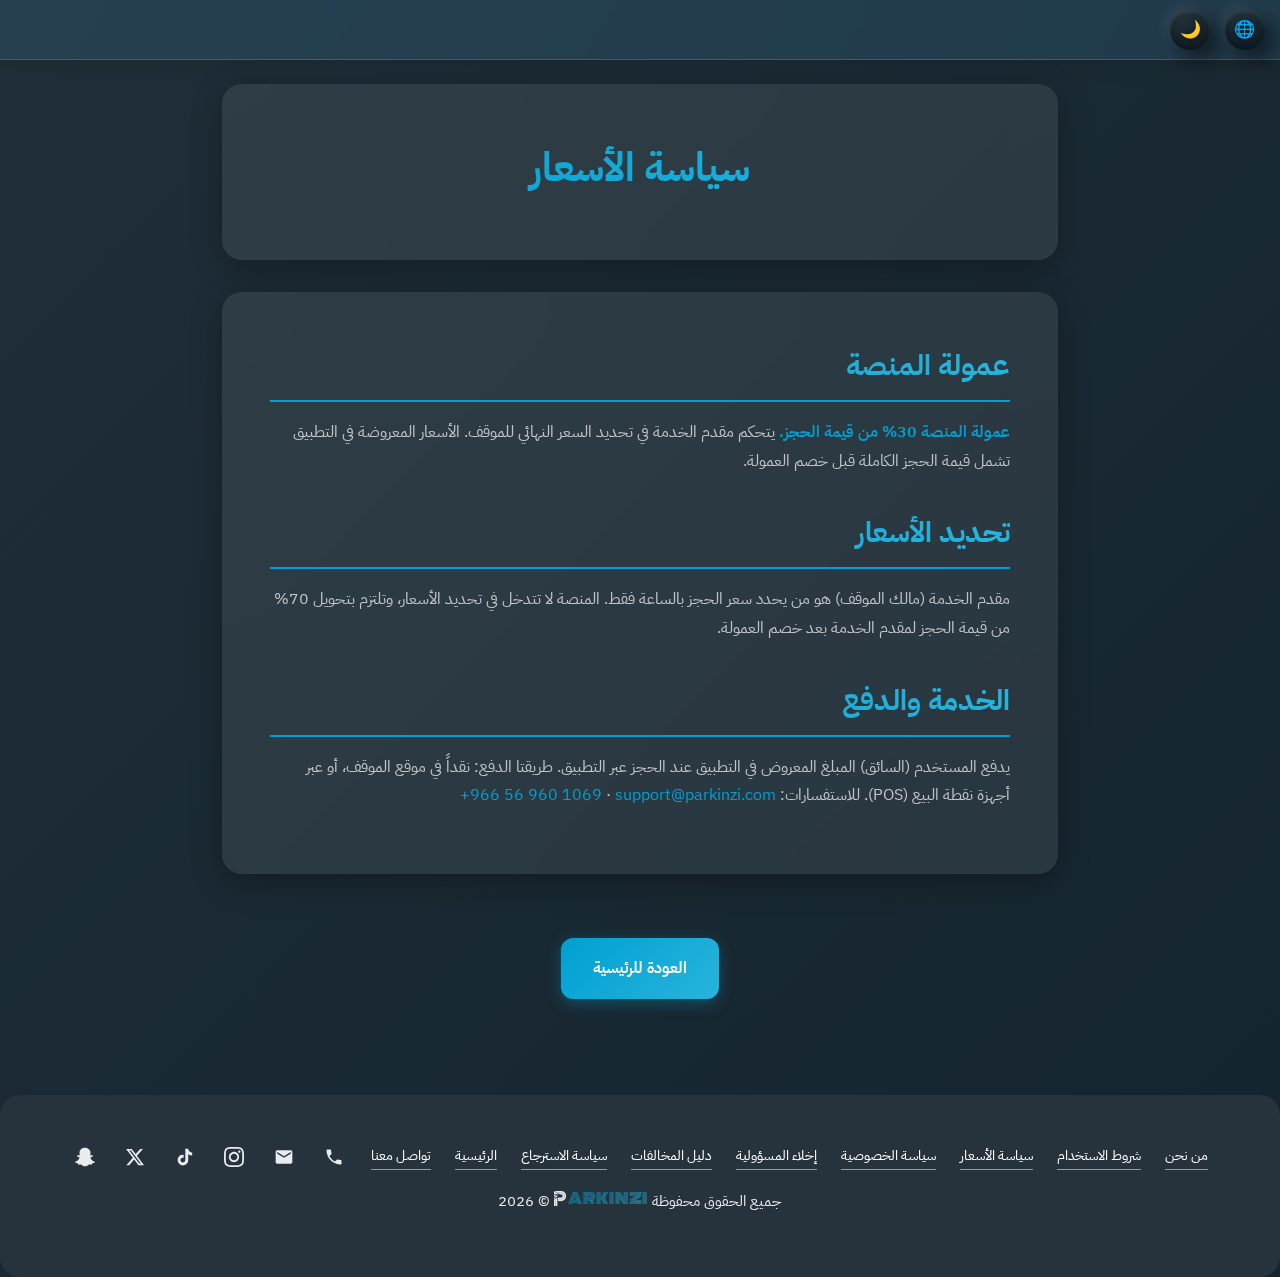
<file: .claude/worktrees/stoic-stonebraker/pricing.html>
<!DOCTYPE html>
<html lang="ar" dir="rtl" data-theme="dark">
<head>
  <meta charset="UTF-8">
  <meta name="viewport" content="width=device-width, initial-scale=1.0, maximum-scale=5.0, user-scalable=yes">
  <meta name="theme-color" content="#1a2933" id="themeColorMeta">
  <title>سياسة الأسعار | PARKINZI</title>
  <link rel="manifest" href="manifest.webmanifest">
  <link rel="preconnect" href="https://fonts.googleapis.com">
  <link rel="preconnect" href="https://fonts.gstatic.com" crossorigin>
  <link href="https://fonts.googleapis.com/css2?family=IBM+Plex+Sans+Arabic:wght@400;500;600;700&family=Monoton&display=swap" rel="stylesheet">
  <link rel="stylesheet" href="header.css">
  <link rel="stylesheet" href="footer.css">
  <style>
    :root, [data-theme="light"] {
      --primary: rgb(0, 104, 184);
      --primary-light: rgb(25, 140, 220);
      --primary-dark: rgb(0, 88, 160);
      --text-primary: rgb(26, 26, 38);
      --text-secondary: rgb(77, 77, 89);
      --bg-top: rgb(250, 252, 255);
      --bg-mid: rgb(242, 247, 252);
      --bg-bottom: rgb(237, 245, 250);
      --glass: rgba(255,255,255,0.85);
      --glass-border: rgba(0,0,0,0.08);
      --glass-strong: rgba(255, 255, 255, 0.95);
      --shadow-light: rgba(255, 255, 255, 0.3);
      --shadow-dark: rgba(0, 0, 0, 0.08);
      --white: #ffffff;
      --primary-shadow: rgba(0, 104, 184, 0.3);
    }
    [data-theme="dark"] {
      --primary: rgb(0, 160, 210);
      --primary-light: rgb(40, 180, 220);
      --primary-dark: rgb(0, 140, 190);
      --text-primary: rgb(255, 255, 255);
      --text-secondary: rgba(255, 255, 255, 0.7);
      --bg-top: rgb(31, 46, 56);
      --bg-mid: rgb(26, 41, 51);
      --bg-bottom: rgb(20, 36, 46);
      --glass: rgba(255,255,255,0.08);
      --glass-border: rgba(255,255,255,0.15);
      --glass-strong: rgba(255, 255, 255, 0.12);
      --shadow-light: rgba(255, 255, 255, 0.05);
      --shadow-dark: rgba(5, 10, 15, 0.3);
      --primary-shadow: rgba(0, 160, 210, 0.35);
    }
    * { margin: 0; padding: 0; box-sizing: border-box; }
    html { background: var(--bg-bottom); }
    body {
      font-family: 'IBM Plex Sans Arabic', sans-serif;
      background: linear-gradient(135deg, var(--bg-top), var(--bg-bottom));
      color: var(--text-primary);
      line-height: 1.8;
      min-height: 100vh;
    }
    .container { max-width: 900px; margin: 0 auto; padding: 2rem; }
    body.has-site-header { padding-top: 52px; }
    .header {
      text-align: center;
      padding: 3rem 2rem;
      background: var(--glass);
      backdrop-filter: blur(20px);
      border-radius: 20px;
      margin-bottom: 2rem;
      box-shadow: 0 8px 32px rgba(0,0,0,0.1);
    }
    [data-theme="dark"] .header { box-shadow: 0 8px 32px rgba(0,0,0,0.3); }
    h1 {
      font-size: 2.5rem;
      margin-bottom: 0.5rem;
      background: linear-gradient(135deg, var(--primary), var(--primary-light));
      -webkit-background-clip: text;
      -webkit-text-fill-color: transparent;
      background-clip: text;
    }
    .content {
      background: var(--glass);
      backdrop-filter: blur(20px);
      padding: 3rem;
      border-radius: 20px;
      box-shadow: 0 8px 32px rgba(0,0,0,0.1);
      margin-bottom: 2rem;
    }
    [data-theme="dark"] .content { box-shadow: 0 8px 32px rgba(0,0,0,0.3); }
    h2 {
      font-size: 1.8rem;
      margin: 2rem 0 1rem;
      padding-bottom: 0.5rem;
      border-bottom: 2px solid var(--primary);
      background: linear-gradient(135deg, var(--primary), var(--primary-light));
      -webkit-background-clip: text;
      -webkit-text-fill-color: transparent;
      background-clip: text;
    }
    h2:first-of-type { margin-top: 0; }
    p { margin-bottom: 1rem; color: var(--text-secondary); }
    .content a { color: var(--primary); text-decoration: none; }
    .content a:hover { text-decoration: underline; }
    .highlight { font-weight: 600; color: var(--primary); }
    .back-btn {
      display: inline-flex;
      align-items: center;
      gap: 0.5rem;
      padding: 1rem 2rem;
      background: linear-gradient(135deg, var(--primary), var(--primary-light));
      color: var(--white);
      text-decoration: none;
      border-radius: 12px;
      font-weight: 600;
      transition: all 0.3s ease;
      box-shadow: 0 4px 15px var(--primary-shadow);
    }
    .back-btn:hover {
      transform: translateY(-2px);
      box-shadow: 0 8px 25px var(--primary-shadow);
    }
    @media (max-width: 768px) {
      .container { padding: 1rem; margin: 0 auto; }
      .content { padding: 2rem 1.5rem; }
      .header, .content h1, .content h2 { text-align: center; }
      h1 { font-size: 2rem; }
      h2 { font-size: 1.5rem; }
    }
  </style>
</head>
<body class="has-site-header">
  <header class="site-header">
    <div class="menu-btn" id="langMenuBtn">
      <div class="icon-circle"><span class="icon">🌐</span></div>
      <div class="menu-text">
        <div class="menu-label" data-i18n="language">اللغة</div>
        <div class="menu-value" id="currentLangDisplay">العربية</div>
      </div>
      <span class="menu-icon">⋯</span>
      <div class="menu-dropdown" id="langDropdown">
        <div class="menu-dropdown-item" data-lang="ar"><span class="checkmark" id="check-ar">✓</span><span>العربية</span></div>
        <div class="menu-dropdown-item" data-lang="en"><span class="checkmark" id="check-en" style="display:none">✓</span><span>English</span></div>
        <div class="menu-dropdown-item" data-lang="fr"><span class="checkmark" id="check-fr" style="display:none">✓</span><span>Français</span></div>
        <div class="menu-dropdown-item" data-lang="ur"><span class="checkmark" id="check-ur" style="display:none">✓</span><span>اردو</span></div>
      </div>
    </div>
    <div class="menu-btn" id="themeMenuBtn">
      <div class="icon-circle"><span class="icon" id="themeIcon">🌙</span></div>
      <div class="menu-text">
        <div class="menu-label" data-i18n="appearance">المظهر</div>
        <div class="menu-value" id="currentThemeDisplay">داكن</div>
      </div>
      <span class="menu-icon">⋯</span>
      <div class="menu-dropdown" id="themeDropdown">
        <div class="menu-dropdown-item" data-theme="light"><span class="checkmark" id="check-light" style="display:none">✓</span><span data-i18n="light">فاتح</span></div>
        <div class="menu-dropdown-item" data-theme="dark"><span class="checkmark" id="check-dark">✓</span><span data-i18n="dark">داكن</span></div>
      </div>
    </div>
  </header>

  <div class="container">
    <div class="header">
      <h1 data-i18n="title">سياسة الأسعار</h1>
    </div>

    <div class="content">
      <h2 data-i18n="commissionLabel">عمولة المنصة</h2>
      <p><span class="highlight" data-i18n="commissionText">عمولة المنصة 30% من قيمة الحجز.</span> <span data-i18n="commissionNote">يتحكم مقدم الخدمة في تحديد السعر النهائي للموقف. الأسعار المعروضة في التطبيق تشمل قيمة الحجز الكاملة قبل خصم العمولة.</span></p>

      <h2 data-i18n="pricingLabel">تحديد الأسعار</h2>
      <p data-i18n="pricingText">مقدم الخدمة (مالك الموقف) هو من يحدد سعر الحجز بالساعة فقط. المنصة لا تتدخل في تحديد الأسعار، وتلتزم بتحويل 70% من قيمة الحجز لمقدم الخدمة بعد خصم العمولة.</p>

      <h2 data-i18n="serviceLabel">الخدمة والدفع</h2>
      <p><span data-i18n="serviceText">يدفع المستخدم (السائق) المبلغ المعروض في التطبيق عند الحجز عبر التطبيق. طريقتا الدفع: نقداً في موقع الموقف، أو عبر أجهزة نقطة البيع (POS). للاستفسارات:</span>
      <a href="mailto:support@parkinzi.com">support@parkinzi.com</a> · <a href="tel:+966569601069" dir="ltr">+966 56 960 1069</a></p>
    </div>

    <div style="text-align: center; padding: 2rem;">
      <a href="index.html" class="back-btn" data-i18n="backBtn">
        <svg width="20" height="20" viewBox="0 0 24 24" fill="none" xmlns="http://www.w3.org/2000/svg">
          <path d="M20 11H7.83l5.59-5.59L12 4l-8 8 8 8 1.41-1.41L7.83 13H20v-2z" fill="currentColor"/>
        </svg>
        العودة للرئيسية
      </a>
    </div>
  </div>

  <footer class="footer">
    <p class="footer-links">
      <a href="about.html" data-i18n="aboutLink">من نحن</a>
      <a href="terms.html" data-i18n="termsLink">شروط الاستخدام</a>
      <a href="pricing.html" data-i18n="pricingLink">سياسة الأسعار</a>
      <a href="privacy.html" data-i18n="privacyLink">سياسة الخصوصية</a>
      <a href="disclaimer.html" data-i18n="disclaimerLink">إخلاء المسؤولية</a>
      <a href="refund.html#violations" data-i18n="violationsLink">دليل المخالفات</a>
      <a href="refund.html" data-i18n="refundLink">سياسة الاسترجاع</a>
      <a href="index.html" data-i18n="homeLink">الرئيسية</a>
      <a href="index.html#contact" data-i18n="contactLink">تواصل معنا</a>
      <a href="tel:+966569601069" class="footer-social-icon" aria-label="هاتف"><svg width="20" height="20" viewBox="0 0 24 24" fill="currentColor" aria-hidden="true"><path d="M6.62 10.79c1.44 2.83 3.76 5.14 6.59 6.59l2.2-2.2c.27-.27.67-.36 1.02-.24 1.12.37 2.33.57 3.57.57.55 0 1 .45 1 1V20c0 .55-.45 1-1 1-9.39 0-17-7.61-17-17 0-.55.45-1 1-1h3.5c.55 0 1 .45 1 1 0 1.25.2 2.45.57 3.57.11.35.03.74-.25 1.02l-2.2 2.2z"/></svg></a>
      <a href="mailto:support@parkinzi.com" class="footer-social-icon" aria-label="support@parkinzi.com"><svg width="20" height="20" viewBox="0 0 24 24" fill="currentColor" aria-hidden="true"><path d="M20 4H4c-1.1 0-2 .9-2 2v12c0 1.1.9 2 2 2h16c1.1 0 2-.9 2-2V6c0-1.1-.9-2-2-2zm0 4l-8 5-8-5V6l8 5 8-5v2z"/></svg></a>
      <a href="https://www.instagram.com/parkinzi" target="_blank" rel="noopener noreferrer" aria-label="انستغرام" class="footer-social-icon"><svg width="20" height="20" viewBox="0 0 24 24" fill="currentColor" aria-hidden="true"><path d="M12 2.163c3.204 0 3.584.012 4.85.07 3.252.148 4.771 1.691 4.919 4.919.058 1.265.069 1.645.069 4.849 0 3.205-.012 3.584-.069 4.849-.149 3.225-1.664 4.771-4.919 4.919-1.266.058-1.644.07-4.85.07-3.204 0-3.584-.012-4.849-.07-3.26-.149-4.771-1.699-4.919-4.92-.058-1.265-.07-1.644-.07-4.849 0-3.204.013-3.583.07-4.849.149-3.227 1.664-4.771 4.919-4.919 1.266-.058 1.645-.07 4.849-.07zm0-2.163c-3.259 0-3.667.014-4.947.072-4.358.2-6.78 2.618-6.98 6.98-.059 1.281-.073 1.689-.073 4.948 0 3.259.014 3.668.072 4.948.2 4.358 2.618 6.78 6.98 6.98 1.281.058 1.689.072 4.948.072 3.259 0 3.668-.014 4.948-.072 4.354-.2 6.782-2.618 6.979-6.98.059-1.28.073-1.689.073-4.948 0-3.259-.014-3.667-.072-4.947-.196-4.354-2.617-6.78-6.979-6.98-1.281-.059-1.69-.073-4.949-.073zm0 5.838c-3.403 0-6.162 2.759-6.162 6.162s2.759 6.163 6.162 6.163 6.162-2.759 6.162-6.163c0-3.403-2.759-6.162-6.162-6.162zm0 10.162c-2.209 0-4-1.79-4-4 0-2.209 1.791-4 4-4s4 1.791 4 4c0 2.21-1.791 4-4 4zm6.406-11.845c-.796 0-1.441.645-1.441 1.44s.645 1.44 1.441 1.44c.795 0 1.439-.645 1.439-1.44s-.644-1.44-1.439-1.44z"/></svg></a>
      <a href="https://www.tiktok.com/@parkinzi" target="_blank" rel="noopener noreferrer" aria-label="تيك توك" class="footer-social-icon"><svg width="20" height="20" viewBox="0 0 24 24" fill="currentColor" aria-hidden="true"><path d="M19.59 6.69a4.83 4.83 0 0 1-3.77-4.25V2h-3.45v13.67a2.89 2.89 0 0 1-5.2 1.74 2.89 2.89 0 0 1 2.31-4.64 2.93 2.93 0 0 1 .88.13V9.4a6.84 6.84 0 0 0-1-.05A6.33 6.33 0 0 0 5 20.1a6.34 6.34 0 0 0 10.86-4.43v-7a8.16 8.16 0 0 0 4.77 1.52v-3.4a4.85 4.85 0 0 1-1-.1z"/></svg></a>
      <a href="https://x.com/parkinziapp" target="_blank" rel="noopener noreferrer" aria-label="اكس" class="footer-social-icon"><svg width="20" height="20" viewBox="0 0 24 24" fill="currentColor" aria-hidden="true"><path d="M18.244 2.25h3.308l-7.227 8.26 8.502 11.24H16.17l-5.214-6.817L4.99 21.75H1.68l7.73-8.835L1.254 2.25H8.08l4.713 6.231zm-1.161 17.52h1.833L7.084 4.126H5.117z"/></svg></a>
      <a href="https://www.snapchat.com/add/parkinziapp" target="_blank" rel="noopener noreferrer" aria-label="سناب شات" class="footer-social-icon"><svg width="20" height="20" viewBox="0 0 24 24" fill="currentColor" aria-hidden="true"><path d="M12.206.793c.99 0 4.347.276 5.93 3.821.529 1.193.403 3.219.299 4.847l-.003.06c-.012.18-.022.345-.03.51.075.045.203.09.401.09.3-.016.659-.12 1.033-.301.165-.088.344-.104.464-.104.182 0 .359.029.509.09.45.149.734.479.734.838.015.449-.39.839-1.213 1.168-.089.029-.209.075-.344.119-.45.135-1.139.36-1.333.81-.09.224-.061.524.12.868l.015.015c.06.136 1.526 3.475 4.791 4.014.255.044.435.27.42.509 0 .075-.015.149-.045.225-.24.569-1.273.988-3.146 1.271-.059.091-.12.375-.164.57-.029.179-.074.36-.134.553-.076.271-.27.405-.555.405h-.03c-.135 0-.313-.031-.538-.074-.36-.075-.765-.135-1.273-.135-.3 0-.599.015-.913.074-.6.104-1.123.464-1.723.884-.853.599-1.826 1.288-3.294 1.288-.06 0-.119-.015-.18-.015h-.149c-1.468 0-2.427-.675-3.279-1.288-.599-.42-1.107-.779-1.707-.884-.314-.045-.629-.074-.928-.074-.54 0-.958.089-1.272.149-.211.043-.391.074-.54.074-.374 0-.523-.224-.583-.42-.061-.192-.09-.389-.135-.568-.046-.18-.105-.494-.166-.57-1.918-.222-2.95-.642-3.189-1.226-.031-.063-.052-.15-.052-.225-.015-.243.165-.465.42-.509 3.264-.54 4.73-3.879 4.791-4.02l.016-.029c.18-.345.224-.645.119-.869-.195-.434-.884-.658-1.332-.809-.121-.029-.24-.074-.346-.119-1.107-.435-1.257-.93-1.197-1.273.09-.479.674-.793 1.168-.793.146 0 .27.029.383.074.42.194.789.3 1.104.3.234 0 .384-.06.465-.105l-.046-.569c-.098-1.626-.225-3.651.307-4.837C7.392 1.077 10.739.807 11.727.807l.419-.015h.06z"/></svg></a>
    </p>
    <p class="footer-copyright">
      <span data-i18n="copyright">جميع الحقوق محفوظة</span>
      <span> <span class="brand-logo brand-logo--xs"><img src="parkinzi-logo-light.png" alt="P" class="brand-logo-img" id="footerLogo"><span class="brand-logo-text">ARKINZI</span></span> © 2026</span>
    </p>
  </footer>

  <script>
    const t = {
      ar: {
        title: "سياسة الأسعار",
        commissionLabel: "عمولة المنصة",
        commissionText: "عمولة المنصة 30% من قيمة الحجز.",
        commissionNote: "يتحكم مقدم الخدمة في تحديد السعر النهائي للموقف. الأسعار المعروضة في التطبيق تشمل قيمة الحجز الكاملة قبل خصم العمولة.",
        pricingLabel: "تحديد الأسعار",
        pricingText: "مقدم الخدمة (مالك الموقف) هو من يحدد سعر الحجز بالساعة فقط. المنصة لا تتدخل في تحديد الأسعار، وتلتزم بتحويل 70% من قيمة الحجز لمقدم الخدمة بعد خصم العمولة.",
        serviceLabel: "الخدمة والدفع",
        serviceText: "يدفع المستخدم (السائق) المبلغ المعروض في التطبيق عند الحجز عبر التطبيق. طريقتا الدفع: نقداً في موقع الموقف، أو عبر أجهزة نقطة البيع (POS). للاستفسارات:",
        backBtn: "العودة للرئيسية",
        copyright: "جميع الحقوق محفوظة",
        aboutLink: "من نحن",
        termsLink: "شروط الاستخدام",
        pricingLink: "سياسة الأسعار",
        privacyLink: "سياسة الخصوصية",
        refundLink: "سياسة الاسترجاع",
        violationsLink: "دليل المخالفات",
        homeLink: "الرئيسية",
        contactLink: "تواصل معنا",
        language: "اللغة",
        appearance: "المظهر",
        light: "فاتح",
        dark: "داكن"
      },
      en: {
        title: "Pricing Policy",
        commissionLabel: "Platform Commission",
        commissionText: "Platform commission is 30% of the booking value.",
        commissionNote: "The service provider controls the final price of the parking spot. Prices shown in the app include the full booking value before commission deduction.",
        pricingLabel: "Price Setting",
        pricingText: "The service provider (parking owner) sets the hourly booking price only. The platform does not set prices and transfers 70% of the booking value to the provider after deducting the commission.",
        serviceLabel: "Service & Payment",
        serviceText: "The user (driver) pays the amount displayed in the app at booking via the app. Two payment methods: cash at the parking location, or via POS terminals. For inquiries:",
        backBtn: "Back to Home",
        copyright: "All rights reserved",
        aboutLink: "About Us",
        termsLink: "Terms of Use",
        pricingLink: "Pricing Policy",
        privacyLink: "Privacy Policy",
        refundLink: "Refund Policy",
        violationsLink: "Violations Guide",
        homeLink: "Home",
        contactLink: "Contact Us",
        language: "Language",
        appearance: "Appearance",
        light: "Light",
        dark: "Dark"
      },
      fr: {
        title: "Politique tarifaire",
        commissionLabel: "Commission de la plateforme",
        commissionText: "La commission de la plateforme est de 30 % de la valeur de la réservation.",
        commissionNote: "Le fournisseur de services détermine le prix final de la place. Les prix affichés incluent la valeur totale avant déduction de la commission.",
        pricingLabel: "Fixation des prix",
        pricingText: "Le fournisseur (propriétaire de la place) fixe le prix horaire de la réservation uniquement. La plateforme ne fixe pas les prix et transfère 70 % de la valeur au fournisseur après déduction de la commission.",
        serviceLabel: "Service et paiement",
        serviceText: "L'utilisateur paie le montant affiché lors de la réservation via l'application. Deux modes de paiement : espèces sur place ou via terminaux POS. Pour les questions :",
        backBtn: "Retour à l'accueil",
        copyright: "Tous droits réservés",
        aboutLink: "À propos",
        termsLink: "Conditions d'utilisation",
        pricingLink: "Politique tarifaire",
        privacyLink: "Politique de confidentialité",
        refundLink: "Politique de remboursement",
        violationsLink: "Guide des infractions",
        homeLink: "Accueil",
        contactLink: "Contactez-nous",
        language: "Langue",
        appearance: "Apparence",
        light: "Clair",
        dark: "Sombre"
      },
      ur: {
        title: "قیمتوں کی پالیسی",
        commissionLabel: "پلیٹ فارم کمیشن",
        commissionText: "پلیٹ فارم کمیشن بکنگ کی قیمت کا 30% ہے۔",
        commissionNote: "سروس فراہم کرنے والا پارکنگ کی حتمی قیمت طے کرتا ہے۔ ایپ میں دکھائی گئی قیمتیں کمیشن کٹوتی سے پہلے مکمل بکنگ کی قیمت شامل ہیں۔",
        pricingLabel: "قیمت کا تعین",
        pricingText: "سروس فراہم کرنے والا (پارکنگ مالک) صرف فی گھنٹہ بکنگ کی قیمت طے کرتا ہے۔ پلیٹ فارم قیمتیں نہیں طے کرتا اور کمیشن کٹوتی کے بعد بکنگ کی قیمت کا 70% فراہم کرنے والے کو منتقل کرتا ہے۔",
        serviceLabel: "سروس اور ادائیگی",
        serviceText: "صارف (ڈرائیور) بکنگ پر ایپ میں دکھائی گئی رقم ایپ کے ذریعے ادا کرتا ہے۔ ادائیگی کے دو طریقے: پارکنگ مقام پر نقد، یا POS کے ذریعے۔ استفسارات کے لیے:",
        backBtn: "واپس گھر",
        copyright: "جملہ حقوق محفوظ ہیں",
        aboutLink: "ہمارے بارے میں",
        termsLink: "استعمال کی شرائط",
        pricingLink: "قیمتوں کی پالیسی",
        privacyLink: "رازداری کی پالیسی",
        refundLink: "واپسی کی پالیسی",
        violationsLink: "خلاف ورزیوں کی گائیڈ",
        homeLink: "ہوم",
        contactLink: "ہم سے رابطہ کریں",
        language: "زبان",
        appearance: "ظہور",
        light: "روشن",
        dark: "اندھیرا"
      }
    };

    const lang = () => localStorage.getItem("parkinzi_lang") || "ar";
    const theme = () => localStorage.getItem("parkinzi_theme") || "dark";
    const langNames = { ar: "العربية", en: "English", fr: "Français", ur: "اردو" };
    let l = lang();
    document.documentElement.lang = l;
    document.documentElement.dir = (l === "ar" || l === "ur") ? "rtl" : "ltr";

    function setLang(code) {
      localStorage.setItem("parkinzi_lang", code);
      l = code;
      document.documentElement.lang = code;
      document.documentElement.dir = (code === "ar" || code === "ur") ? "rtl" : "ltr";
      document.getElementById("currentLangDisplay").textContent = langNames[code] || code;
      ["ar","en","fr","ur"].forEach(c => {
        const el = document.getElementById("check-" + c);
        if (el) el.style.display = c === code ? "inline" : "none";
      });
      const th = theme();
      document.getElementById("currentThemeDisplay").textContent = t[code][th === "dark" ? "dark" : "light"];
      document.querySelectorAll("[data-i18n]").forEach(el => {
        const k = el.dataset.i18n;
        if (t[code] && t[code][k]) el.textContent = t[code][k];
      });
      document.title = "PARKINZI | " + (t[code] && t[code].title ? t[code].title : "Pricing Policy");
    }

    function setTheme(th) {
      localStorage.setItem("parkinzi_theme", th);
      document.documentElement.dataset.theme = th;
      const meta = document.getElementById("themeColorMeta");
      if (meta) meta.content = th === "dark" ? "#1a2933" : "#0068b8";
      const logo = document.getElementById("footerLogo");
      if (logo) logo.src = th === "dark" ? "parkinzi-logo-light.png" : "parkinzi-logo-dark.png";
      document.getElementById("themeIcon").textContent = th === "dark" ? "🌙" : "☀️";
      document.getElementById("currentThemeDisplay").textContent = t[l][th === "dark" ? "dark" : "light"];
      document.getElementById("check-light").style.display = th === "light" ? "inline" : "none";
      document.getElementById("check-dark").style.display = th === "dark" ? "inline" : "none";
    }

    document.getElementById("langMenuBtn").addEventListener("click", e => {
      e.stopPropagation();
      document.getElementById("langDropdown").classList.toggle("show");
      document.getElementById("themeDropdown").classList.remove("show");
    });
    document.getElementById("themeMenuBtn").addEventListener("click", e => {
      e.stopPropagation();
      document.getElementById("themeDropdown").classList.toggle("show");
      document.getElementById("langDropdown").classList.remove("show");
    });
    document.addEventListener("click", () => {
      document.getElementById("langDropdown").classList.remove("show");
      document.getElementById("themeDropdown").classList.remove("show");
    });

    document.querySelectorAll("#langDropdown .menu-dropdown-item").forEach(item => {
      item.addEventListener("click", () => setLang(item.dataset.lang));
    });
    document.querySelectorAll("#themeDropdown .menu-dropdown-item").forEach(item => {
      item.addEventListener("click", () => {
        setTheme(item.dataset.theme);
        document.getElementById("themeDropdown").classList.remove("show");
      });
    });

    document.querySelectorAll("[data-i18n]").forEach(el => {
      const k = el.dataset.i18n;
      if (t[l] && t[l][k]) el.textContent = t[l][k];
    });
    document.getElementById("currentLangDisplay").textContent = langNames[l] || l;
    ["ar","en","fr","ur"].forEach(c => {
      const el = document.getElementById("check-" + c);
      if (el) el.style.display = l === c ? "inline" : "none";
    });
    document.title = "PARKINZI | " + (t[l] && t[l].title ? t[l].title : "Pricing Policy");

    (function() {
      const th = theme();
      document.documentElement.dataset.theme = th;
      const meta = document.getElementById("themeColorMeta");
      if (meta) meta.content = th === "dark" ? "#1a2933" : "#0068b8";
      const logo = document.getElementById("footerLogo");
      if (logo) logo.src = th === "dark" ? "parkinzi-logo-light.png" : "parkinzi-logo-dark.png";
      document.getElementById("themeIcon").textContent = th === "dark" ? "🌙" : "☀️";
      document.getElementById("currentThemeDisplay").textContent = t[l][th === "dark" ? "dark" : "light"];
      document.getElementById("check-light").style.display = th === "light" ? "inline" : "none";
      document.getElementById("check-dark").style.display = th === "dark" ? "inline" : "none";
    })();
  </script>
  <script>
    if ("serviceWorker" in navigator) {
      window.addEventListener("load", () => {
        navigator.serviceWorker.register("sw.js", { scope: "./" }).catch(() => {});
      });
    }
  </script>
</body>
</html>
</file>
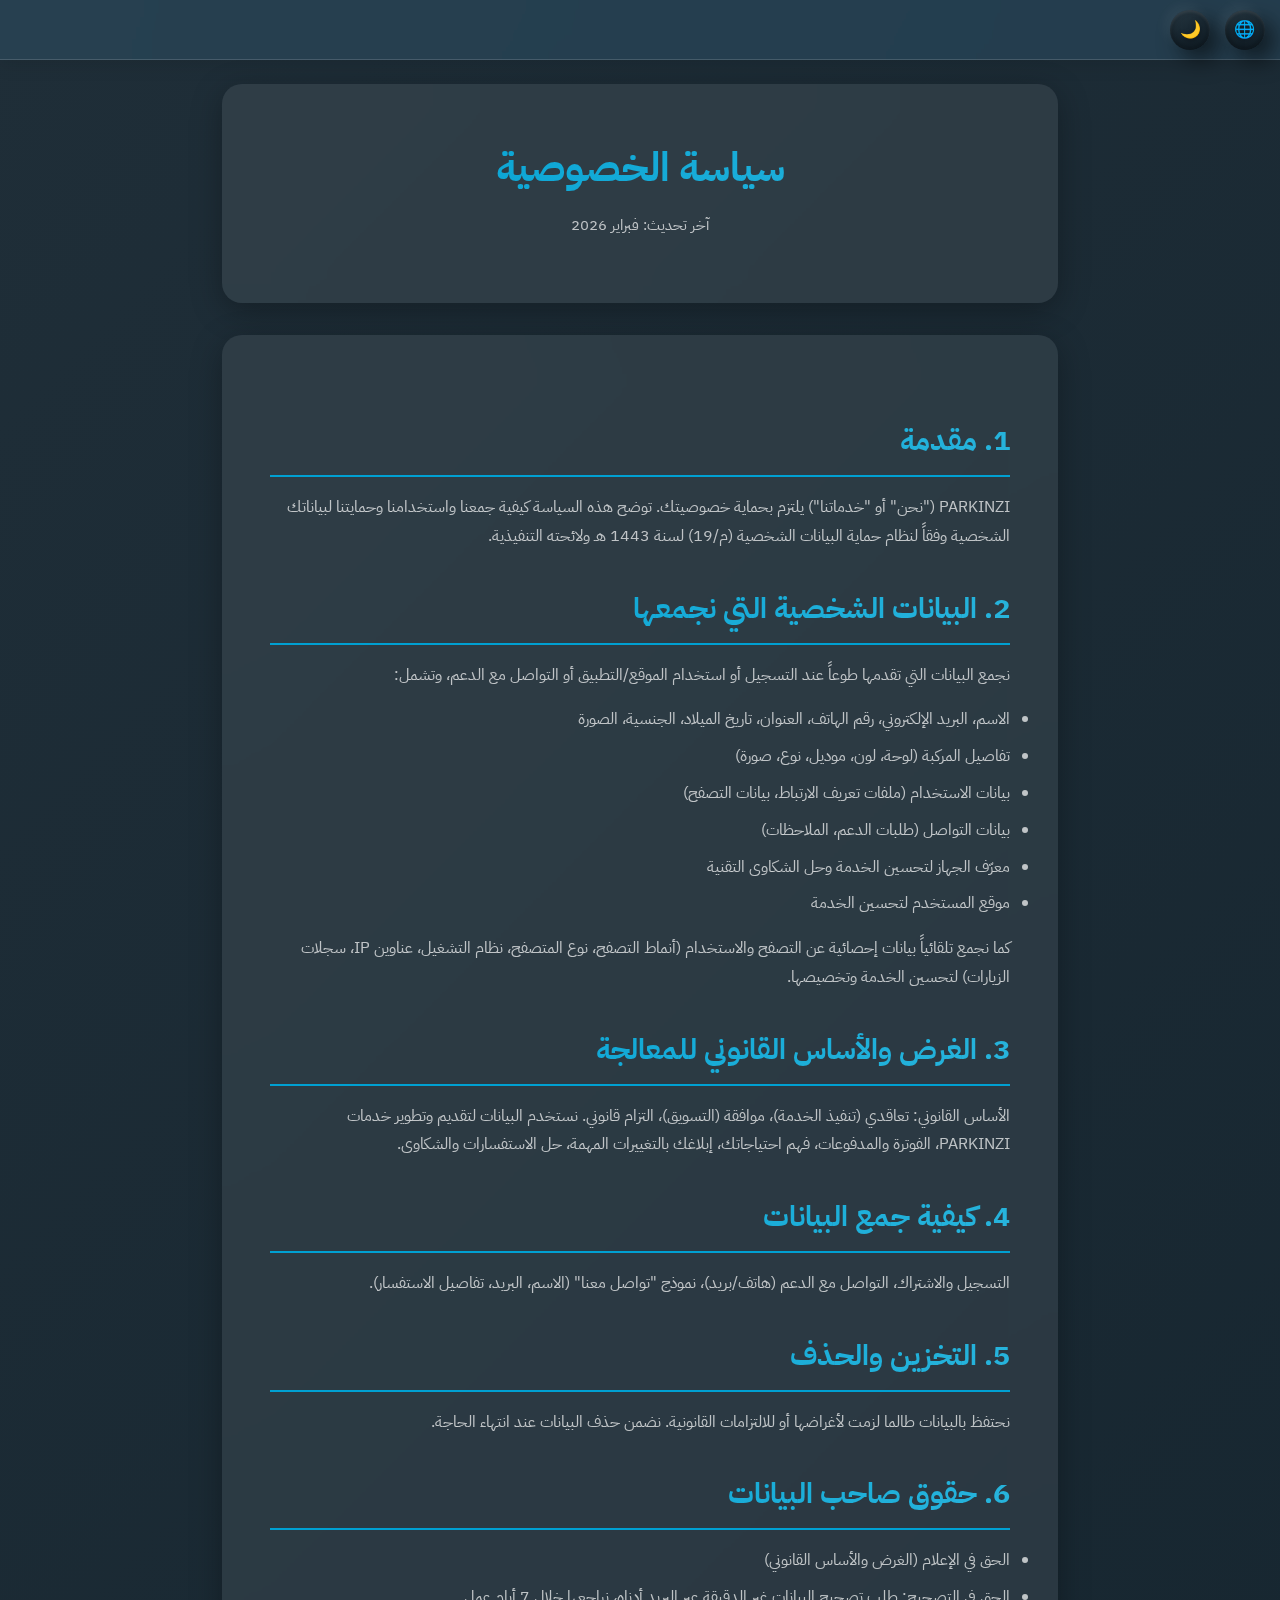
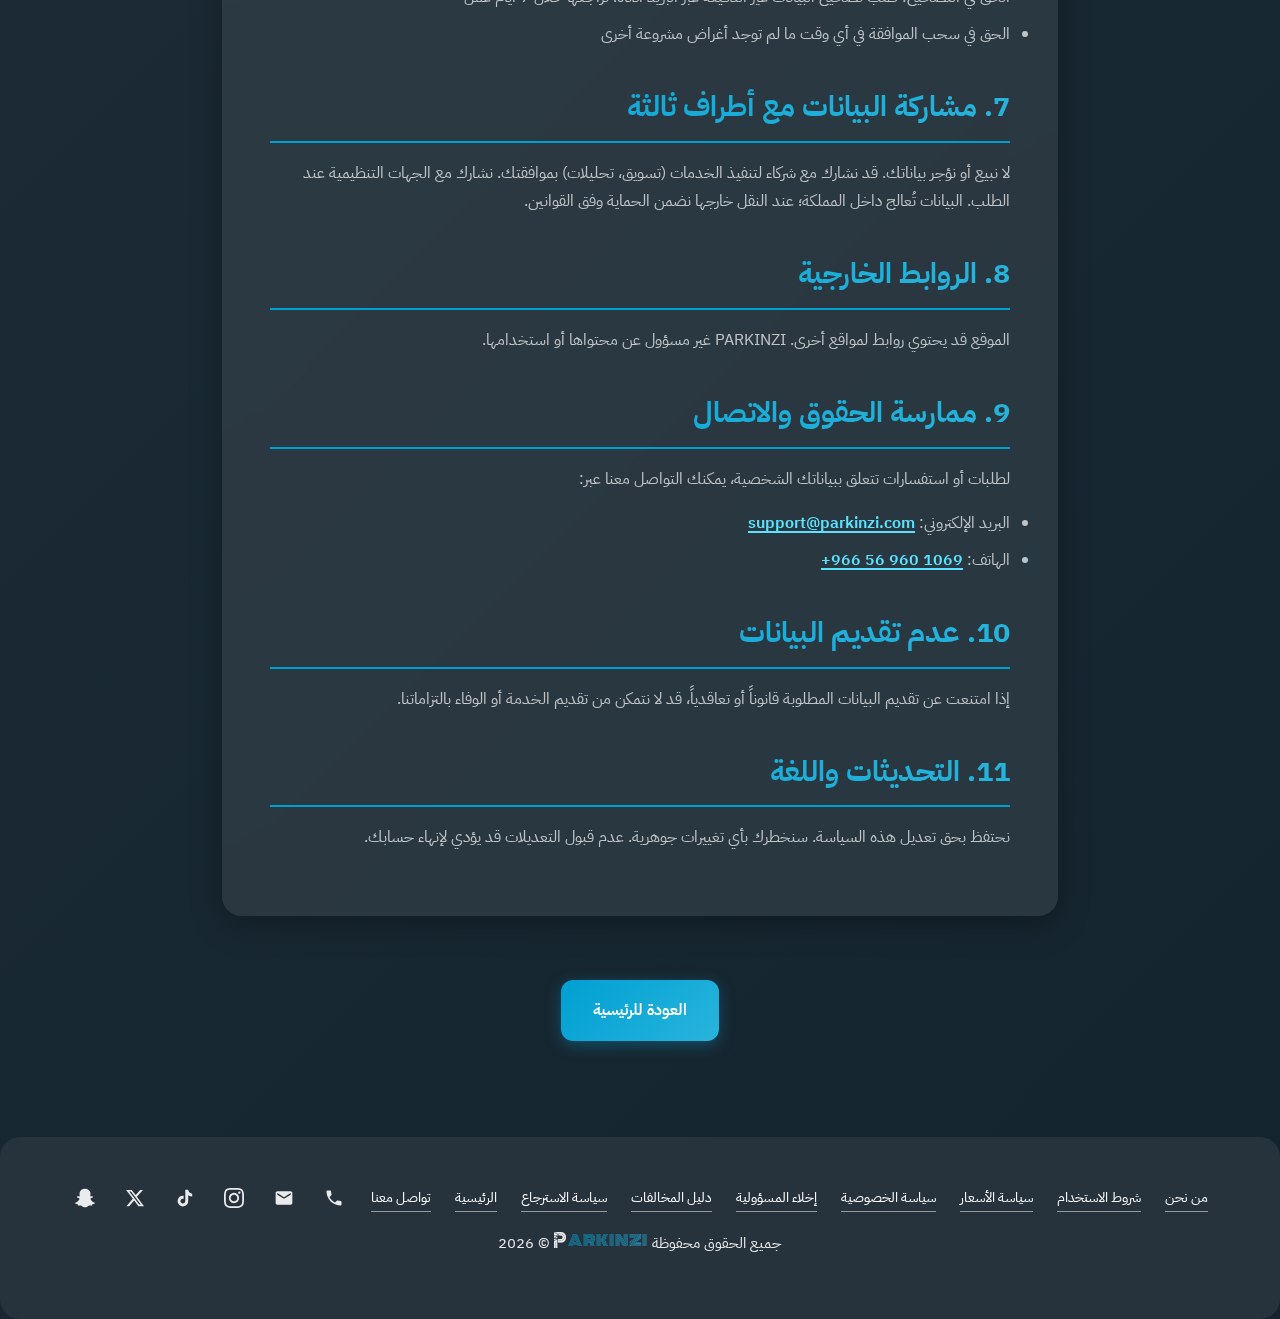
<file: .claude/worktrees/stoic-stonebraker/privacy.html>
<!DOCTYPE html>
<html lang="ar" dir="rtl" data-theme="dark">
<head>
  <meta charset="UTF-8">
  <meta name="viewport" content="width=device-width, initial-scale=1.0, maximum-scale=5.0, user-scalable=yes">
  <meta name="theme-color" content="#1a2933" id="themeColorMeta">
  <title>سياسة الخصوصية | PARKINZI</title>
  <link rel="manifest" href="manifest.webmanifest">
  <link rel="preconnect" href="https://fonts.googleapis.com">
  <link rel="preconnect" href="https://fonts.gstatic.com" crossorigin>
  <link href="https://fonts.googleapis.com/css2?family=IBM+Plex+Sans+Arabic:wght@400;500;600;700&family=Monoton&display=swap" rel="stylesheet">
  <link rel="stylesheet" href="header.css">
  <link rel="stylesheet" href="footer.css">
  <style>
    :root, [data-theme="light"] {
      --primary: rgb(0, 104, 184);
      --primary-light: rgb(25, 140, 220);
      --primary-dark: rgb(0, 88, 160);
      --text-primary: rgb(26, 26, 38);
      --text-secondary: rgb(77, 77, 89);
      --bg-top: rgb(250, 252, 255);
      --bg-mid: rgb(242, 247, 252);
      --bg-bottom: rgb(237, 245, 250);
      --glass: rgba(255,255,255,0.85);
      --glass-border: rgba(0,0,0,0.08);
      --glass-strong: rgba(255, 255, 255, 0.95);
      --shadow-light: rgba(255, 255, 255, 0.3);
      --shadow-dark: rgba(0, 0, 0, 0.08);
      --white: #ffffff;
      --primary-shadow: rgba(0, 104, 184, 0.3);
    }
    [data-theme="dark"] {
      --primary: rgb(0, 160, 210);
      --primary-light: rgb(40, 180, 220);
      --primary-dark: rgb(0, 140, 190);
      --text-primary: rgb(255, 255, 255);
      --text-secondary: rgba(255, 255, 255, 0.7);
      --bg-top: rgb(31, 46, 56);
      --bg-mid: rgb(26, 41, 51);
      --bg-bottom: rgb(20, 36, 46);
      --glass: rgba(255,255,255,0.08);
      --glass-border: rgba(255,255,255,0.15);
      --glass-strong: rgba(255, 255, 255, 0.12);
      --shadow-light: rgba(255, 255, 255, 0.05);
      --shadow-dark: rgba(5, 10, 15, 0.3);
      --primary-shadow: rgba(0, 160, 210, 0.35);
    }
    * { margin: 0; padding: 0; box-sizing: border-box; }
    html { background: var(--bg-bottom); }
    body {
      font-family: 'IBM Plex Sans Arabic', sans-serif;
      background: linear-gradient(135deg, var(--bg-top), var(--bg-bottom));
      color: var(--text-primary);
      line-height: 1.8;
      min-height: 100vh;
    }
    .container { max-width: 900px; margin: 0 auto; padding: 2rem; }
    body.has-site-header { padding-top: 52px; }
    .header {
      text-align: center;
      padding: 3rem 2rem;
      background: var(--glass);
      backdrop-filter: blur(20px);
      border-radius: 20px;
      margin-bottom: 2rem;
      box-shadow: 0 8px 32px rgba(0,0,0,0.1);
    }
    [data-theme="dark"] .header { box-shadow: 0 8px 32px rgba(0,0,0,0.3); }
    h1 {
      font-size: 2.5rem;
      margin-bottom: 0.5rem;
      background: linear-gradient(135deg, var(--primary), var(--primary-light));
      -webkit-background-clip: text;
      -webkit-text-fill-color: transparent;
      background-clip: text;
    }
    .last-updated { color: var(--text-secondary); font-size: 0.95rem; }
    .content {
      background: var(--glass);
      backdrop-filter: blur(20px);
      padding: 3rem;
      border-radius: 20px;
      box-shadow: 0 8px 32px rgba(0,0,0,0.1);
      margin-bottom: 2rem;
    }
    [data-theme="dark"] .content { box-shadow: 0 8px 32px rgba(0,0,0,0.3); }
    h2 {
      font-size: 1.8rem;
      margin: 2rem 0 1rem;
      padding-bottom: 0.5rem;
      border-bottom: 2px solid var(--primary);
      background: linear-gradient(135deg, var(--primary), var(--primary-light));
      -webkit-background-clip: text;
      -webkit-text-fill-color: transparent;
      background-clip: text;
    }
    h3 { color: var(--text-primary); font-size: 1.3rem; margin: 1.5rem 0 0.75rem; }
    p { margin-bottom: 1rem; color: var(--text-secondary); }
    ul, ol { margin: 1rem 0 1rem 2rem; color: var(--text-secondary); }
    li { margin-bottom: 0.5rem; }
    .content a {
      color: var(--primary);
      font-weight: 600;
      text-decoration: underline;
      text-decoration-thickness: 1.5px;
      text-underline-offset: 0.2em;
    }
    .content a:hover {
      color: var(--primary-light);
    }
    [data-theme="dark"] .content a {
      color: #5ce1ff;
    }
    [data-theme="dark"] .content a:hover {
      color: #9aedff;
    }
    .back-btn {
      display: inline-flex;
      align-items: center;
      gap: 0.5rem;
      padding: 1rem 2rem;
      background: linear-gradient(135deg, var(--primary), var(--primary-light));
      color: var(--white);
      text-decoration: none;
      border-radius: 12px;
      font-weight: 600;
      transition: all 0.3s ease;
      box-shadow: 0 4px 15px var(--primary-shadow);
    }
    .back-btn:hover {
      transform: translateY(-2px);
      box-shadow: 0 8px 25px var(--primary-shadow);
    }
    @media (max-width: 768px) {
      .container { padding: 1rem; margin: 0 auto; }
      .content { padding: 2rem 1.5rem; }
      .header, .content h1, .content h2, .content h3 { text-align: center; }
      h1 { font-size: 2rem; }
      h2 { font-size: 1.5rem; }
    }
  </style>
</head>
<body class="has-site-header">
  <header class="site-header">
    <div class="menu-btn" id="langMenuBtn">
      <div class="icon-circle"><span class="icon">🌐</span></div>
      <div class="menu-text">
        <div class="menu-label" data-i18n="language">اللغة</div>
        <div class="menu-value" id="currentLangDisplay">العربية</div>
      </div>
      <span class="menu-icon">⋯</span>
      <div class="menu-dropdown" id="langDropdown">
        <div class="menu-dropdown-item" data-lang="ar"><span class="checkmark" id="check-ar">✓</span><span>العربية</span></div>
        <div class="menu-dropdown-item" data-lang="en"><span class="checkmark" id="check-en" style="display:none">✓</span><span>English</span></div>
        <div class="menu-dropdown-item" data-lang="fr"><span class="checkmark" id="check-fr" style="display:none">✓</span><span>Français</span></div>
        <div class="menu-dropdown-item" data-lang="ur"><span class="checkmark" id="check-ur" style="display:none">✓</span><span>اردو</span></div>
      </div>
    </div>
    <div class="menu-btn" id="themeMenuBtn">
      <div class="icon-circle"><span class="icon" id="themeIcon">🌙</span></div>
      <div class="menu-text">
        <div class="menu-label" data-i18n="appearance">المظهر</div>
        <div class="menu-value" id="currentThemeDisplay">داكن</div>
      </div>
      <span class="menu-icon">⋯</span>
      <div class="menu-dropdown" id="themeDropdown">
        <div class="menu-dropdown-item" data-theme="light"><span class="checkmark" id="check-light" style="display:none">✓</span><span data-i18n="light">فاتح</span></div>
        <div class="menu-dropdown-item" data-theme="dark"><span class="checkmark" id="check-dark">✓</span><span data-i18n="dark">داكن</span></div>
      </div>
    </div>
  </header>

  <div class="container">
    <div class="header">
      <h1 data-i18n="title">سياسة الخصوصية</h1>
      <p class="last-updated" data-i18n="lastUpdated">آخر تحديث: فبراير 2026</p>
    </div>

    <div class="content">
      <h2 data-i18n="h1">1. مقدمة</h2>
      <p data-i18n="p1">PARKINZI ("نحن" أو "خدماتنا") يلتزم بحماية خصوصيتك. توضح هذه السياسة كيفية جمعنا واستخدامنا وحمايتنا لبياناتك الشخصية وفقاً لنظام حماية البيانات الشخصية (م/19) لسنة 1443 هـ ولائحته التنفيذية.</p>

      <h2 data-i18n="h2">2. البيانات الشخصية التي نجمعها</h2>
      <p data-i18n="p2">نجمع البيانات التي تقدمها طوعاً عند التسجيل أو استخدام الموقع/التطبيق أو التواصل مع الدعم، وتشمل:</p>
      <ul>
        <li data-i18n="li2a">الاسم، البريد الإلكتروني، رقم الهاتف، العنوان، تاريخ الميلاد، الجنسية، الصورة</li>
        <li data-i18n="li2b">تفاصيل المركبة (لوحة، لون، موديل، نوع، صورة)</li>
        <li data-i18n="li2c">بيانات الاستخدام (ملفات تعريف الارتباط، بيانات التصفح)</li>
        <li data-i18n="li2d">بيانات التواصل (طلبات الدعم، الملاحظات)</li>
        <li data-i18n="li2e">معرّف الجهاز لتحسين الخدمة وحل الشكاوى التقنية</li>
        <li data-i18n="li2f">موقع المستخدم لتحسين الخدمة</li>
      </ul>
      <p data-i18n="p2b">كما نجمع تلقائياً بيانات إحصائية عن التصفح والاستخدام (أنماط التصفح، نوع المتصفح، نظام التشغيل، عناوين IP، سجلات الزيارات) لتحسين الخدمة وتخصيصها.</p>

      <h2 data-i18n="h3">3. الغرض والأساس القانوني للمعالجة</h2>
      <p data-i18n="p3">الأساس القانوني: تعاقدي (تنفيذ الخدمة)، موافقة (التسويق)، التزام قانوني. نستخدم البيانات لتقديم وتطوير خدمات PARKINZI، الفوترة والمدفوعات، فهم احتياجاتك، إبلاغك بالتغييرات المهمة، حل الاستفسارات والشكاوى.</p>

      <h2 data-i18n="h4">4. كيفية جمع البيانات</h2>
      <p data-i18n="p4">التسجيل والاشتراك، التواصل مع الدعم (هاتف/بريد)، نموذج "تواصل معنا" (الاسم، البريد، تفاصيل الاستفسار).</p>

      <h2 data-i18n="h5">5. التخزين والحذف</h2>
      <p data-i18n="p5">نحتفظ بالبيانات طالما لزمت لأغراضها أو للالتزامات القانونية. نضمن حذف البيانات عند انتهاء الحاجة.</p>

      <h2 data-i18n="h6">6. حقوق صاحب البيانات</h2>
      <ul>
        <li data-i18n="li6a">الحق في الإعلام (الغرض والأساس القانوني)</li>
        <li data-i18n="li6b">الحق في التصحيح: طلب تصحيح البيانات غير الدقيقة عبر البريد أدناه، نراجعها خلال 7 أيام عمل</li>
        <li data-i18n="li6c">الحق في سحب الموافقة في أي وقت ما لم توجد أغراض مشروعة أخرى</li>
      </ul>

      <h2 data-i18n="h7">7. مشاركة البيانات مع أطراف ثالثة</h2>
      <p data-i18n="p7">لا نبيع أو نؤجر بياناتك. قد نشارك مع شركاء لتنفيذ الخدمات (تسويق، تحليلات) بموافقتك. نشارك مع الجهات التنظيمية عند الطلب. البيانات تُعالج داخل المملكة؛ عند النقل خارجها نضمن الحماية وفق القوانين.</p>

      <h2 data-i18n="h8">8. الروابط الخارجية</h2>
      <p data-i18n="p8">الموقع قد يحتوي روابط لمواقع أخرى. PARKINZI غير مسؤول عن محتواها أو استخدامها.</p>

      <h2 data-i18n="h9">9. ممارسة الحقوق والاتصال</h2>
      <p data-i18n="p9">لطلبات أو استفسارات تتعلق ببياناتك الشخصية، يمكنك التواصل معنا عبر:</p>
      <ul>
        <li><span data-i18n="li9label">البريد الإلكتروني:</span> <a href="mailto:support@parkinzi.com" dir="ltr">support@parkinzi.com</a></li>
        <li><span data-i18n="phoneLabel">الهاتف:</span> <a href="tel:+966569601069" dir="ltr">+966 56 960 1069</a></li>
      </ul>

      <h2 data-i18n="h10">10. عدم تقديم البيانات</h2>
      <p data-i18n="p10">إذا امتنعت عن تقديم البيانات المطلوبة قانوناً أو تعاقدياً، قد لا نتمكن من تقديم الخدمة أو الوفاء بالتزاماتنا.</p>

      <h2 data-i18n="h11">11. التحديثات واللغة</h2>
      <p data-i18n="p11">نحتفظ بحق تعديل هذه السياسة. سنخطرك بأي تغييرات جوهرية. عدم قبول التعديلات قد يؤدي لإنهاء حسابك.</p>
    </div>

    <div style="text-align: center; padding: 2rem;">
      <a href="index.html" class="back-btn" data-i18n="backBtn">
        <svg width="20" height="20" viewBox="0 0 24 24" fill="none" xmlns="http://www.w3.org/2000/svg">
          <path d="M20 11H7.83l5.59-5.59L12 4l-8 8 8 8 1.41-1.41L7.83 13H20v-2z" fill="currentColor"/>
        </svg>
        العودة للرئيسية
      </a>
    </div>
  </div>

  <footer class="footer">
    <p class="footer-links">
      <a href="about.html" data-i18n="aboutLink">من نحن</a>
      <a href="terms.html" data-i18n="termsLink">شروط الاستخدام</a>
      <a href="pricing.html" data-i18n="pricingLink">سياسة الأسعار</a>
      <a href="privacy.html" data-i18n="privacyLink">سياسة الخصوصية</a>
      <a href="disclaimer.html" data-i18n="disclaimerLink">إخلاء المسؤولية</a>
      <a href="refund.html#violations" data-i18n="violationsLink">دليل المخالفات</a>
      <a href="refund.html" data-i18n="refundLink">سياسة الاسترجاع</a>
      <a href="index.html" data-i18n="homeLink">الرئيسية</a>
      <a href="index.html#contact" data-i18n="contactLink">تواصل معنا</a>
      <a href="tel:+966569601069" class="footer-social-icon" aria-label="هاتف"><svg width="20" height="20" viewBox="0 0 24 24" fill="currentColor" aria-hidden="true"><path d="M6.62 10.79c1.44 2.83 3.76 5.14 6.59 6.59l2.2-2.2c.27-.27.67-.36 1.02-.24 1.12.37 2.33.57 3.57.57.55 0 1 .45 1 1V20c0 .55-.45 1-1 1-9.39 0-17-7.61-17-17 0-.55.45-1 1-1h3.5c.55 0 1 .45 1 1 0 1.25.2 2.45.57 3.57.11.35.03.74-.25 1.02l-2.2 2.2z"/></svg></a>
      <a href="mailto:support@parkinzi.com" class="footer-social-icon" aria-label="support@parkinzi.com"><svg width="20" height="20" viewBox="0 0 24 24" fill="currentColor" aria-hidden="true"><path d="M20 4H4c-1.1 0-2 .9-2 2v12c0 1.1.9 2 2 2h16c1.1 0 2-.9 2-2V6c0-1.1-.9-2-2-2zm0 4l-8 5-8-5V6l8 5 8-5v2z"/></svg></a>
      <a href="https://www.instagram.com/parkinzi" target="_blank" rel="noopener noreferrer" aria-label="انستغرام" class="footer-social-icon"><svg width="20" height="20" viewBox="0 0 24 24" fill="currentColor" aria-hidden="true"><path d="M12 2.163c3.204 0 3.584.012 4.85.07 3.252.148 4.771 1.691 4.919 4.919.058 1.265.069 1.645.069 4.849 0 3.205-.012 3.584-.069 4.849-.149 3.225-1.664 4.771-4.919 4.919-1.266.058-1.644.07-4.85.07-3.204 0-3.584-.012-4.849-.07-3.26-.149-4.771-1.699-4.919-4.92-.058-1.265-.07-1.644-.07-4.849 0-3.204.013-3.583.07-4.849.149-3.227 1.664-4.771 4.919-4.919 1.266-.058 1.645-.07 4.849-.07zm0-2.163c-3.259 0-3.667.014-4.947.072-4.358.2-6.78 2.618-6.98 6.98-.059 1.281-.073 1.689-.073 4.948 0 3.259.014 3.668.072 4.948.2 4.358 2.618 6.78 6.98 6.98 1.281.058 1.689.072 4.948.072 3.259 0 3.668-.014 4.948-.072 4.354-.2 6.782-2.618 6.979-6.98.059-1.28.073-1.689.073-4.948 0-3.259-.014-3.667-.072-4.947-.196-4.354-2.617-6.78-6.979-6.98-1.281-.059-1.69-.073-4.949-.073zm0 5.838c-3.403 0-6.162 2.759-6.162 6.162s2.759 6.163 6.162 6.163 6.162-2.759 6.162-6.163c0-3.403-2.759-6.162-6.162-6.162zm0 10.162c-2.209 0-4-1.79-4-4 0-2.209 1.791-4 4-4s4 1.791 4 4c0 2.21-1.791 4-4 4zm6.406-11.845c-.796 0-1.441.645-1.441 1.44s.645 1.44 1.441 1.44c.795 0 1.439-.645 1.439-1.44s-.644-1.44-1.439-1.44z"/></svg></a>
      <a href="https://www.tiktok.com/@parkinzi" target="_blank" rel="noopener noreferrer" aria-label="تيك توك" class="footer-social-icon"><svg width="20" height="20" viewBox="0 0 24 24" fill="currentColor" aria-hidden="true"><path d="M19.59 6.69a4.83 4.83 0 0 1-3.77-4.25V2h-3.45v13.67a2.89 2.89 0 0 1-5.2 1.74 2.89 2.89 0 0 1 2.31-4.64 2.93 2.93 0 0 1 .88.13V9.4a6.84 6.84 0 0 0-1-.05A6.33 6.33 0 0 0 5 20.1a6.34 6.34 0 0 0 10.86-4.43v-7a8.16 8.16 0 0 0 4.77 1.52v-3.4a4.85 4.85 0 0 1-1-.1z"/></svg></a>
      <a href="https://x.com/parkinziapp" target="_blank" rel="noopener noreferrer" aria-label="اكس" class="footer-social-icon"><svg width="20" height="20" viewBox="0 0 24 24" fill="currentColor" aria-hidden="true"><path d="M18.244 2.25h3.308l-7.227 8.26 8.502 11.24H16.17l-5.214-6.817L4.99 21.75H1.68l7.73-8.835L1.254 2.25H8.08l4.713 6.231zm-1.161 17.52h1.833L7.084 4.126H5.117z"/></svg></a>
      <a href="https://www.snapchat.com/add/parkinziapp" target="_blank" rel="noopener noreferrer" aria-label="سناب شات" class="footer-social-icon"><svg width="20" height="20" viewBox="0 0 24 24" fill="currentColor" aria-hidden="true"><path d="M12.206.793c.99 0 4.347.276 5.93 3.821.529 1.193.403 3.219.299 4.847l-.003.06c-.012.18-.022.345-.03.51.075.045.203.09.401.09.3-.016.659-.12 1.033-.301.165-.088.344-.104.464-.104.182 0 .359.029.509.09.45.149.734.479.734.838.015.449-.39.839-1.213 1.168-.089.029-.209.075-.344.119-.45.135-1.139.36-1.333.81-.09.224-.061.524.12.868l.015.015c.06.136 1.526 3.475 4.791 4.014.255.044.435.27.42.509 0 .075-.015.149-.045.225-.24.569-1.273.988-3.146 1.271-.059.091-.12.375-.164.57-.029.179-.074.36-.134.553-.076.271-.27.405-.555.405h-.03c-.135 0-.313-.031-.538-.074-.36-.075-.765-.135-1.273-.135-.3 0-.599.015-.913.074-.6.104-1.123.464-1.723.884-.853.599-1.826 1.288-3.294 1.288-.06 0-.119-.015-.18-.015h-.149c-1.468 0-2.427-.675-3.279-1.288-.599-.42-1.107-.779-1.707-.884-.314-.045-.629-.074-.928-.074-.54 0-.958.089-1.272.149-.211.043-.391.074-.54.074-.374 0-.523-.224-.583-.42-.061-.192-.09-.389-.135-.568-.046-.18-.105-.494-.166-.57-1.918-.222-2.95-.642-3.189-1.226-.031-.063-.052-.15-.052-.225-.015-.243.165-.465.42-.509 3.264-.54 4.73-3.879 4.791-4.02l.016-.029c.18-.345.224-.645.119-.869-.195-.434-.884-.658-1.332-.809-.121-.029-.24-.074-.346-.119-1.107-.435-1.257-.93-1.197-1.273.09-.479.674-.793 1.168-.793.146 0 .27.029.383.074.42.194.789.3 1.104.3.234 0 .384-.06.465-.105l-.046-.569c-.098-1.626-.225-3.651.307-4.837C7.392 1.077 10.739.807 11.727.807l.419-.015h.06z"/></svg></a>
    </p>
    <p class="footer-copyright">
      <span data-i18n="copyright">جميع الحقوق محفوظة</span>
      <span> <span class="brand-logo brand-logo--xs"><img src="parkinzi-logo-light.png" alt="P" class="brand-logo-img" id="footerLogo"><span class="brand-logo-text">ARKINZI</span></span> © 2026</span>
    </p>
  </footer>

  <script>
    const t = {
      ar: {
        title: "سياسة الخصوصية",
        lastUpdated: "آخر تحديث: فبراير 2026",
        h1: "1. مقدمة", h2: "2. البيانات الشخصية التي نجمعها", h3: "3. الغرض والأساس القانوني للمعالجة",
        h4: "4. كيفية جمع البيانات", h5: "5. التخزين والحذف", h6: "6. حقوق صاحب البيانات",
        h7: "7. مشاركة البيانات مع أطراف ثالثة", h8: "8. الروابط الخارجية", h9: "9. ممارسة الحقوق والاتصال",
        h10: "10. عدم تقديم البيانات", h11: "11. التحديثات واللغة",
        p1: "PARKINZI (\"نحن\" أو \"خدماتنا\") يلتزم بحماية خصوصيتك. توضح هذه السياسة كيفية جمعنا واستخدامنا وحمايتنا لبياناتك الشخصية وفقاً لنظام حماية البيانات الشخصية (م/19) لسنة 1443 هـ ولائحته التنفيذية.",
        p2: "نجمع البيانات التي تقدمها طوعاً عند التسجيل أو استخدام الموقع/التطبيق أو التواصل مع الدعم، وتشمل:",
        li2a: "الاسم، البريد الإلكتروني، رقم الهاتف، العنوان، تاريخ الميلاد، الجنسية، الصورة",
        li2b: "تفاصيل المركبة (لوحة، لون، موديل، نوع، صورة)",
        li2c: "بيانات الاستخدام (ملفات تعريف الارتباط، بيانات التصفح)",
        li2d: "بيانات التواصل (طلبات الدعم، الملاحظات)",
        li2e: "معرّف الجهاز لتحسين الخدمة وحل الشكاوى التقنية",
        li2f: "موقع المستخدم لتحسين الخدمة",
        p2b: "كما نجمع تلقائياً بيانات إحصائية عن التصفح والاستخدام (أنماط التصفح، نوع المتصفح، نظام التشغيل، عناوين IP، سجلات الزيارات) لتحسين الخدمة وتخصيصها.",
        p3: "الأساس القانوني: تعاقدي (تنفيذ الخدمة)، موافقة (التسويق)، التزام قانوني. نستخدم البيانات لتقديم وتطوير خدمات PARKINZI، الفوترة والمدفوعات، فهم احتياجاتك، إبلاغك بالتغييرات المهمة، حل الاستفسارات والشكاوى.",
        p4: "التسجيل والاشتراك، التواصل مع الدعم (هاتف/بريد)، نموذج \"تواصل معنا\" (الاسم، البريد، تفاصيل الاستفسار).",
        p5: "نحتفظ بالبيانات طالما لزمت لأغراضها أو للالتزامات القانونية. نضمن حذف البيانات عند انتهاء الحاجة.",
        li6a: "الحق في الإعلام (الغرض والأساس القانوني)",
        li6b: "الحق في التصحيح: طلب تصحيح البيانات غير الدقيقة عبر البريد أدناه، نراجعها خلال 7 أيام عمل",
        li6c: "الحق في سحب الموافقة في أي وقت ما لم توجد أغراض مشروعة أخرى",
        p7: "لا نبيع أو نؤجر بياناتك. قد نشارك مع شركاء لتنفيذ الخدمات (تسويق، تحليلات) بموافقتك. نشارك مع الجهات التنظيمية عند الطلب. البيانات تُعالج داخل المملكة؛ عند النقل خارجها نضمن الحماية وفق القوانين.",
        p8: "الموقع قد يحتوي روابط لمواقع أخرى. PARKINZI غير مسؤول عن محتواها أو استخدامها.",
        p9: "لطلبات أو استفسارات تتعلق ببياناتك الشخصية، يمكنك التواصل معنا عبر:",
        li9label: "البريد الإلكتروني:",
        phoneLabel: "الهاتف:",
        p10: "إذا امتنعت عن تقديم البيانات المطلوبة قانوناً أو تعاقدياً، قد لا نتمكن من تقديم الخدمة أو الوفاء بالتزاماتنا.",
        p11: "نحتفظ بحق تعديل هذه السياسة. سنخطرك بأي تغييرات جوهرية. عدم قبول التعديلات قد يؤدي لإنهاء حسابك.",
        backBtn: "العودة للرئيسية",
        copyright: "جميع الحقوق محفوظة",
        aboutLink: "من نحن",
        termsLink: "شروط الاستخدام",
        pricingLink: "سياسة الأسعار",
        refundLink: "سياسة الاسترجاع",
        violationsLink: "دليل المخالفات",
        homeLink: "الرئيسية",
        contactLink: "تواصل معنا",
        language: "اللغة",
        appearance: "المظهر",
        light: "فاتح",
        dark: "داكن"
      },
      en: {
        title: "Privacy Policy",
        lastUpdated: "Last updated: February 2026",
        h1: "1. Introduction", h2: "2. Personal Data We Collect", h3: "3. Purpose and Legal Basis",
        h4: "4. How We Collect Data", h5: "5. Storage and Destruction", h6: "6. Data Subject Rights",
        h7: "7. Sharing with Third Parties", h8: "8. External Links", h9: "9. Exercising Rights & Contact",
        h10: "10. Failure to Provide Data", h11: "11. Updates & Language",
        p1: "PARKINZI (\"we\" or \"our services\") is committed to protecting your privacy. This policy explains how we collect, use, and protect your personal data in accordance with the Personal Data Protection Law (M/19) of 1443 H and its Implementing Regulations.",
        p2: "We collect data you provide voluntarily when registering, using the website/app, or contacting support, including:",
        li2a: "Name, email, phone number, address, date of birth, nationality, gender, photo",
        li2b: "Vehicle details (plate, color, model, type, picture)",
        li2c: "Usage data (cookies, browsing data)",
        li2d: "Communication data (support requests, feedback)",
        li2e: "Device ID for service improvement and technical complaint resolution",
        li2f: "User location for service improvement",
        p2b: "We also automatically collect statistical data on browsing and usage (browsing patterns, browser type, OS, IP addresses, visit logs) to improve and personalize the service.",
        p3: "Legal basis: Contractual (service delivery), Consent (marketing), Legal obligation. We use data to provide and develop PARKINZI services, billing and payments, understand your needs, notify you of significant changes, and resolve inquiries and complaints.",
        p4: "Registration and subscription, support contact (phone/email), \"Contact Us\" form (name, email, inquiry details).",
        p5: "We retain data only as long as necessary for its purposes or legal obligations. We ensure data deletion when no longer needed.",
        li6a: "Right to be informed (purpose and legal basis)",
        li6b: "Right to rectification: Request correction of inaccurate data via the email below; we review within 7 working days",
        li6c: "Right to withdraw consent at any time unless other legitimate purposes apply",
        p7: "We do not sell or rent your data. We may share with partners for service delivery (marketing, analytics) with your consent. We share with regulators when required. Data is processed within the Kingdom; when transferred abroad we ensure protection per applicable laws.",
        p8: "The site may contain links to other websites. PARKINZI is not responsible for their content or use.",
        p9: "For requests or inquiries about your personal data, contact us at:",
        li9label: "Email:",
        phoneLabel: "Phone:",
        p10: "If you fail to provide data required by law or contract, we may not be able to provide the service or meet our obligations.",
        p11: "We reserve the right to amend this policy. We will notify you of material changes. Non-acceptance may result in account termination.",
        backBtn: "Back to Home",
        copyright: "All rights reserved",
        aboutLink: "About Us",
        termsLink: "Terms of Use",
        pricingLink: "Pricing Policy",
        refundLink: "Refund Policy",
        violationsLink: "Violations Guide",
        homeLink: "Home",
        contactLink: "Contact Us",
        language: "Language",
        appearance: "Appearance",
        light: "Light",
        dark: "Dark"
      },
      fr: {
        title: "Politique de confidentialité",
        lastUpdated: "Dernière mise à jour : février 2026",
        h1: "1. Introduction", h2: "2. Données personnelles collectées", h3: "3. Finalité et base juridique",
        h4: "4. Mode de collecte", h5: "5. Stockage et destruction", h6: "6. Droits du titulaire",
        h7: "7. Partage avec des tiers", h8: "8. Liens externes", h9: "9. Exercice des droits et contact",
        h10: "10. Défaut de fourniture", h11: "11. Mises à jour et langue",
        p1: "PARKINZI (« nous » ou « nos services ») s'engage à protéger votre vie privée. Cette politique explique comment nous collectons, utilisons et protégeons vos données personnelles conformément à la loi sur la protection des données (M/19) de 1443 H et ses règlements.",
        p2: "Nous collectons les données que vous fournissez volontairement lors de l'inscription, de l'utilisation du site/app ou du contact avec le support, notamment :",
        li2a: "Nom, e-mail, téléphone, adresse, date de naissance, nationalité, sexe, photo",
        li2b: "Détails du véhicule (plaque, couleur, modèle, type, photo)",
        li2c: "Données d'utilisation (cookies, données de navigation)",
        li2d: "Données de communication (demandes de support, retours)",
        li2e: "ID appareil pour améliorer le service et résoudre les réclamations techniques",
        li2f: "Localisation pour améliorer le service",
        p2b: "Nous collectons aussi automatiquement des données statistiques (modèles de navigation, type de navigateur, OS, adresses IP, journaux) pour améliorer et personnaliser le service.",
        p3: "Base juridique : contractuelle, consentement, obligation légale. Nous utilisons les données pour fournir et développer les services PARKINZI, facturation, comprendre vos besoins, vous notifier des changements importants, résoudre les demandes.",
        p4: "Inscription, contact support (téléphone/e-mail), formulaire « Contactez-nous ».",
        p5: "Nous conservons les données uniquement le temps nécessaire. Nous assurons leur suppression lorsque ce n'est plus nécessaire.",
        li6a: "Droit à l'information (finalité et base juridique)",
        li6b: "Droit de rectification : demandez la correction des données inexactes via l'e-mail ci-dessous ; révision sous 7 jours ouvrables",
        li6c: "Droit de retirer le consentement à tout moment sauf s'il existe d'autres finalités légitimes",
        p7: "Nous ne vendons ni ne louons vos données. Partage possible avec des partenaires (avec consentement). Partage avec les autorités si requis. Données traitées au Royaume ; transfert à l'étranger conforme aux lois.",
        p8: "Le site peut contenir des liens externes. PARKINZI n'est pas responsable de leur contenu.",
        p9: "Pour toute demande ou question concernant vos données personnelles, contactez-nous à :",
        li9label: "E-mail :",
        phoneLabel: "Téléphone :",
        p10: "Si vous ne fournissez pas les données requises, nous pourrions ne pas pouvoir fournir le service.",
        p11: "Nous nous réservons le droit de modifier cette politique. Non-acceptation peut entraîner la résiliation du compte.",
        backBtn: "Retour à l'accueil",
        copyright: "Tous droits réservés",
        aboutLink: "À propos",
        termsLink: "Conditions d'utilisation",
        pricingLink: "Politique tarifaire",
        refundLink: "Politique de remboursement",
        violationsLink: "Guide des infractions",
        homeLink: "Accueil",
        contactLink: "Contactez-nous",
        language: "Langue",
        appearance: "Apparence",
        light: "Clair",
        dark: "Sombre"
      },
      ur: {
        title: "رازداری کی پالیسی",
        lastUpdated: "آخری اپڈیٹ: فروری 2026",
        h1: "1. تعارف", h2: "2. ذاتی ڈیٹا جو ہم جمع کرتے ہیں", h3: "3. مقصد اور قانونی بنیاد",
        h4: "4. ڈیٹا کیسے جمع ہوتا ہے", h5: "5. اسٹوریج اور تباہی", h6: "6. ڈیٹا مالک کے حقوق",
        h7: "7. تیسری فریقوں کے ساتھ شیئرنگ", h8: "8. بیرونی لنکس", h9: "9. حقوق کا استعمال اور رابطہ",
        h10: "10. ڈیٹا فراہم نہ کرنا", h11: "11. اپڈیٹس اور زبان",
        p1: "PARKINZI (\"ہم\" یا \"ہماری خدمات\") آپ کی رازداری کی حفاظت کے لیے پرعزم ہے۔ یہ پالیسی بتاتی ہے کہ ہم کیسے ذاتی ڈیٹا جمع، استعمال اور محفوظ کرتے ہیں، نظام حماية البيانات الشخصية (م/19) 1443 ہجری کے مطابق۔",
        p2: "ہم وہ ڈیٹا جمع کرتے ہیں جو آپ رجسٹریشن، ویب سائٹ/ایپ استعمال یا سپورٹ سے رابطے پر دیتے ہیں، بشمول:",
        li2a: "نام، ای میل، فون، پتہ، تاریخ پیدائش، قومیت، جنس، تصویر",
        li2b: "گاڑی کی تفصیلات (نمبر پلیٹ، رنگ، ماڈل، قسم، تصویر)",
        li2c: "استعمال کا ڈیٹا (کوکیز، براؤزنگ ڈیٹا)",
        li2d: "مواصلات کا ڈیٹا (سپورٹ درخواستیں، فیڈ بیک)",
        li2e: "ڈیوائس ID سروس بہتری اور تکنیکی شکایات کے لیے",
        li2f: "صارف کا مقام سروس بہتری کے لیے",
        p2b: "ہم خودکار طور پر شماریاتی ڈیٹا بھی جمع کرتے ہیں (براؤزنگ پیٹرن، براؤزر، OS، IP، لاگز) سروس بہتر بنانے کے لیے۔",
        p3: "قانونی بنیاد: معاہداتی، رضامندی، قانونی ذمہ داری۔ ہم ڈیٹا PARKINZI خدمات، بلنگ، آپ کی ضروریات سمجھنے، تبدیلیوں کی اطلاع، استفسارات حل کرنے کے لیے استعمال کرتے ہیں۔",
        p4: "رجسٹریشن، سپورٹ رابطہ، \"ہم سے رابطہ کریں\" فارم۔",
        p5: "ہم ڈیٹا صرف ضرورت کے مطابق رکھتے ہیں۔ حذف یقینی بناتے ہیں۔",
        li6a: "معلومات کا حق (مقصد اور قانونی بنیاد)",
        li6b: "تصحیح کا حق: غلط ڈیٹا کی تصحیح کی درخواست؛ نیچے دی گئی ای میل؛ 7 کام کے دنوں میں جائزہ",
        li6c: "رضامندی واپس لینے کا حق کسی بھی وقت جب تک دوسری جائز وجوہات نہ ہوں",
        p7: "ہم آپ کا ڈیٹا نہیں بیچتے یا کرایے پر نہیں دیتے۔ شراکت داروں کے ساتھ رضامندی سے شیئرنگ۔ ریگولیٹرز کے ساتھ ضرورت پر۔ ڈیٹا مملکت میں پروسیس؛ بیرون ملک منتقلی پر قوانین کے مطابق تحفظ۔",
        p8: "سائٹ میں بیرونی لنکس ہو سکتے ہیں۔ PARKINZI ان کے مواد کا ذمہ دار نہیں۔",
        p9: "ذاتی ڈیٹا سے متعلق درخواستوں یا استفسارات کے لیے رابطہ کریں:",
        li9label: "ای میل:",
        phoneLabel: "فون:",
        p10: "اگر آپ قانوناً یا معاہداتی طور پر مطلوبہ ڈیٹا نہیں دیتے، ہم سروس فراہم نہیں کر سکتے۔",
        p11: "ہم اس پالیسی میں ترمیم کا حق رکھتے ہیں۔ غیر قبولیت اکاؤنٹ ختم کرنے کا سبب بن سکتی ہے۔",
        backBtn: "واپس گھر",
        copyright: "جملہ حقوق محفوظ ہیں",
        aboutLink: "ہمارے بارے میں",
        termsLink: "استعمال کی شرائط",
        pricingLink: "قیمتوں کی پالیسی",
        refundLink: "واپسی کی پالیسی",
        violationsLink: "خلاف ورزیوں کی گائیڈ",
        homeLink: "ہوم",
        contactLink: "ہم سے رابطہ کریں",
        language: "زبان",
        appearance: "ظہور",
        light: "روشن",
        dark: "اندھیرا"
      }
    };

    const lang = () => localStorage.getItem("parkinzi_lang") || "ar";
    const theme = () => localStorage.getItem("parkinzi_theme") || "dark";
    const langNames = { ar: "العربية", en: "English", fr: "Français", ur: "اردو" };
    let l = lang();
    document.documentElement.lang = l;
    document.documentElement.dir = (l === "ar" || l === "ur") ? "rtl" : "ltr";

    function setLang(code) {
      localStorage.setItem("parkinzi_lang", code);
      l = code;
      document.documentElement.lang = code;
      document.documentElement.dir = (code === "ar" || code === "ur") ? "rtl" : "ltr";
      document.getElementById("currentLangDisplay").textContent = langNames[code] || code;
      ["ar","en","fr","ur"].forEach(c => {
        const el = document.getElementById("check-" + c);
        if (el) el.style.display = c === code ? "inline" : "none";
      });
      const th = theme();
      document.getElementById("currentThemeDisplay").textContent = t[code][th === "dark" ? "dark" : "light"];
      document.querySelectorAll("[data-i18n]").forEach(el => {
        const k = el.dataset.i18n;
        if (t[code] && t[code][k]) el.textContent = t[code][k];
      });
      document.title = "PARKINZI | " + (t[code] && t[code].title ? t[code].title : "Privacy Policy");
    }

    function setTheme(th) {
      localStorage.setItem("parkinzi_theme", th);
      document.documentElement.dataset.theme = th;
      const meta = document.getElementById("themeColorMeta");
      if (meta) meta.content = th === "dark" ? "#1a2933" : "#0068b8";
      const logo = document.getElementById("footerLogo");
      if (logo) logo.src = th === "dark" ? "parkinzi-logo-light.png" : "parkinzi-logo-dark.png";
      document.getElementById("themeIcon").textContent = th === "dark" ? "🌙" : "☀️";
      document.getElementById("currentThemeDisplay").textContent = t[l][th === "dark" ? "dark" : "light"];
      document.getElementById("check-light").style.display = th === "light" ? "inline" : "none";
      document.getElementById("check-dark").style.display = th === "dark" ? "inline" : "none";
    }

    document.getElementById("langMenuBtn").addEventListener("click", e => {
      e.stopPropagation();
      document.getElementById("langDropdown").classList.toggle("show");
      document.getElementById("themeDropdown").classList.remove("show");
    });
    document.getElementById("themeMenuBtn").addEventListener("click", e => {
      e.stopPropagation();
      document.getElementById("themeDropdown").classList.toggle("show");
      document.getElementById("langDropdown").classList.remove("show");
    });
    document.addEventListener("click", () => {
      document.getElementById("langDropdown").classList.remove("show");
      document.getElementById("themeDropdown").classList.remove("show");
    });

    document.querySelectorAll("#langDropdown .menu-dropdown-item").forEach(item => {
      item.addEventListener("click", () => setLang(item.dataset.lang));
    });
    document.querySelectorAll("#themeDropdown .menu-dropdown-item").forEach(item => {
      item.addEventListener("click", () => {
        setTheme(item.dataset.theme);
        document.getElementById("themeDropdown").classList.remove("show");
      });
    });

    document.querySelectorAll("[data-i18n]").forEach(el => {
      const k = el.dataset.i18n;
      if (t[l] && t[l][k]) el.textContent = t[l][k];
    });
    document.getElementById("currentLangDisplay").textContent = langNames[l] || l;
    ["ar","en","fr","ur"].forEach(c => {
      const el = document.getElementById("check-" + c);
      if (el) el.style.display = l === c ? "inline" : "none";
    });
    document.title = "PARKINZI | " + (t[l] && t[l].title ? t[l].title : "Privacy Policy");

    (function() {
      const th = theme();
      document.documentElement.dataset.theme = th;
      const meta = document.getElementById("themeColorMeta");
      if (meta) meta.content = th === "dark" ? "#1a2933" : "#0068b8";
      const logo = document.getElementById("footerLogo");
      if (logo) logo.src = th === "dark" ? "parkinzi-logo-light.png" : "parkinzi-logo-dark.png";
      document.getElementById("themeIcon").textContent = th === "dark" ? "🌙" : "☀️";
      document.getElementById("currentThemeDisplay").textContent = t[l][th === "dark" ? "dark" : "light"];
      document.getElementById("check-light").style.display = th === "light" ? "inline" : "none";
      document.getElementById("check-dark").style.display = th === "dark" ? "inline" : "none";
    })();
  </script>
  <script>
    if ("serviceWorker" in navigator) {
      window.addEventListener("load", () => {
        navigator.serviceWorker.register("sw.js", { scope: "./" }).catch(() => {});
      });
    }
  </script>
</body>
</html>
</file>
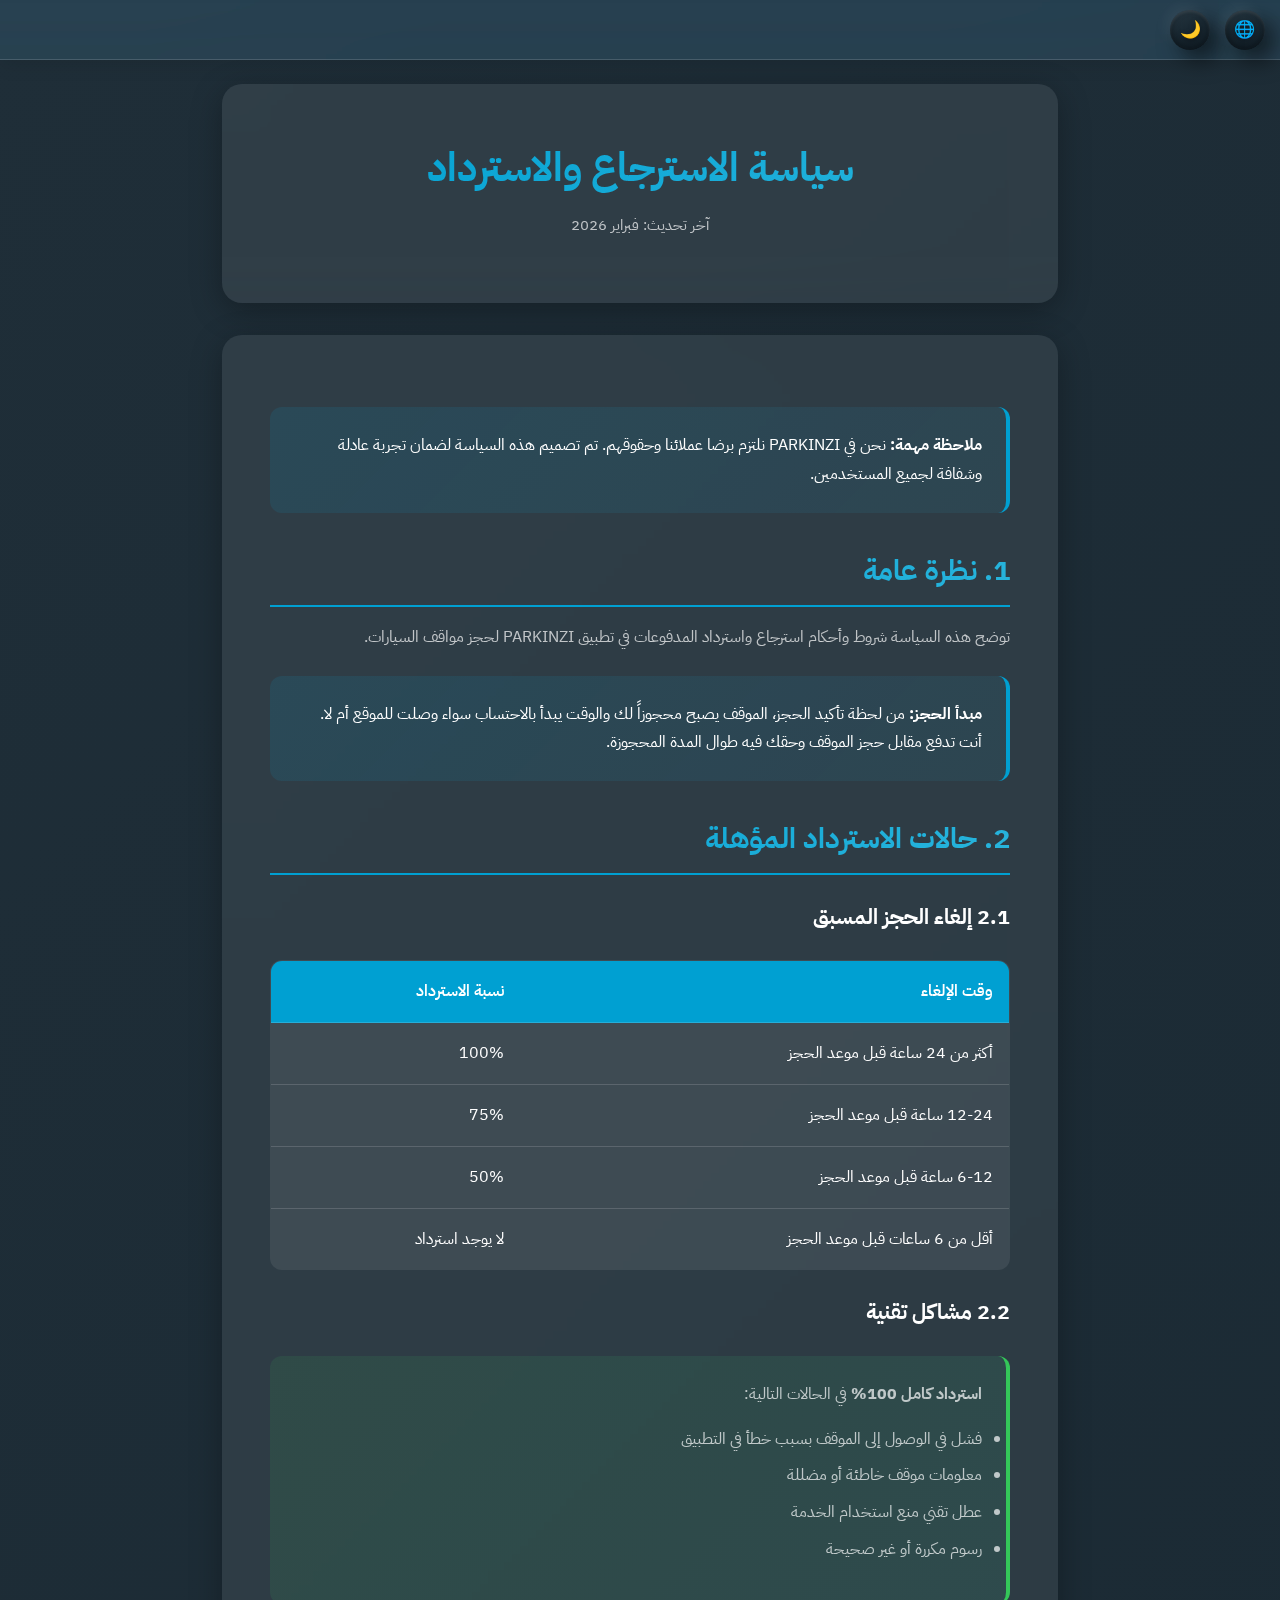
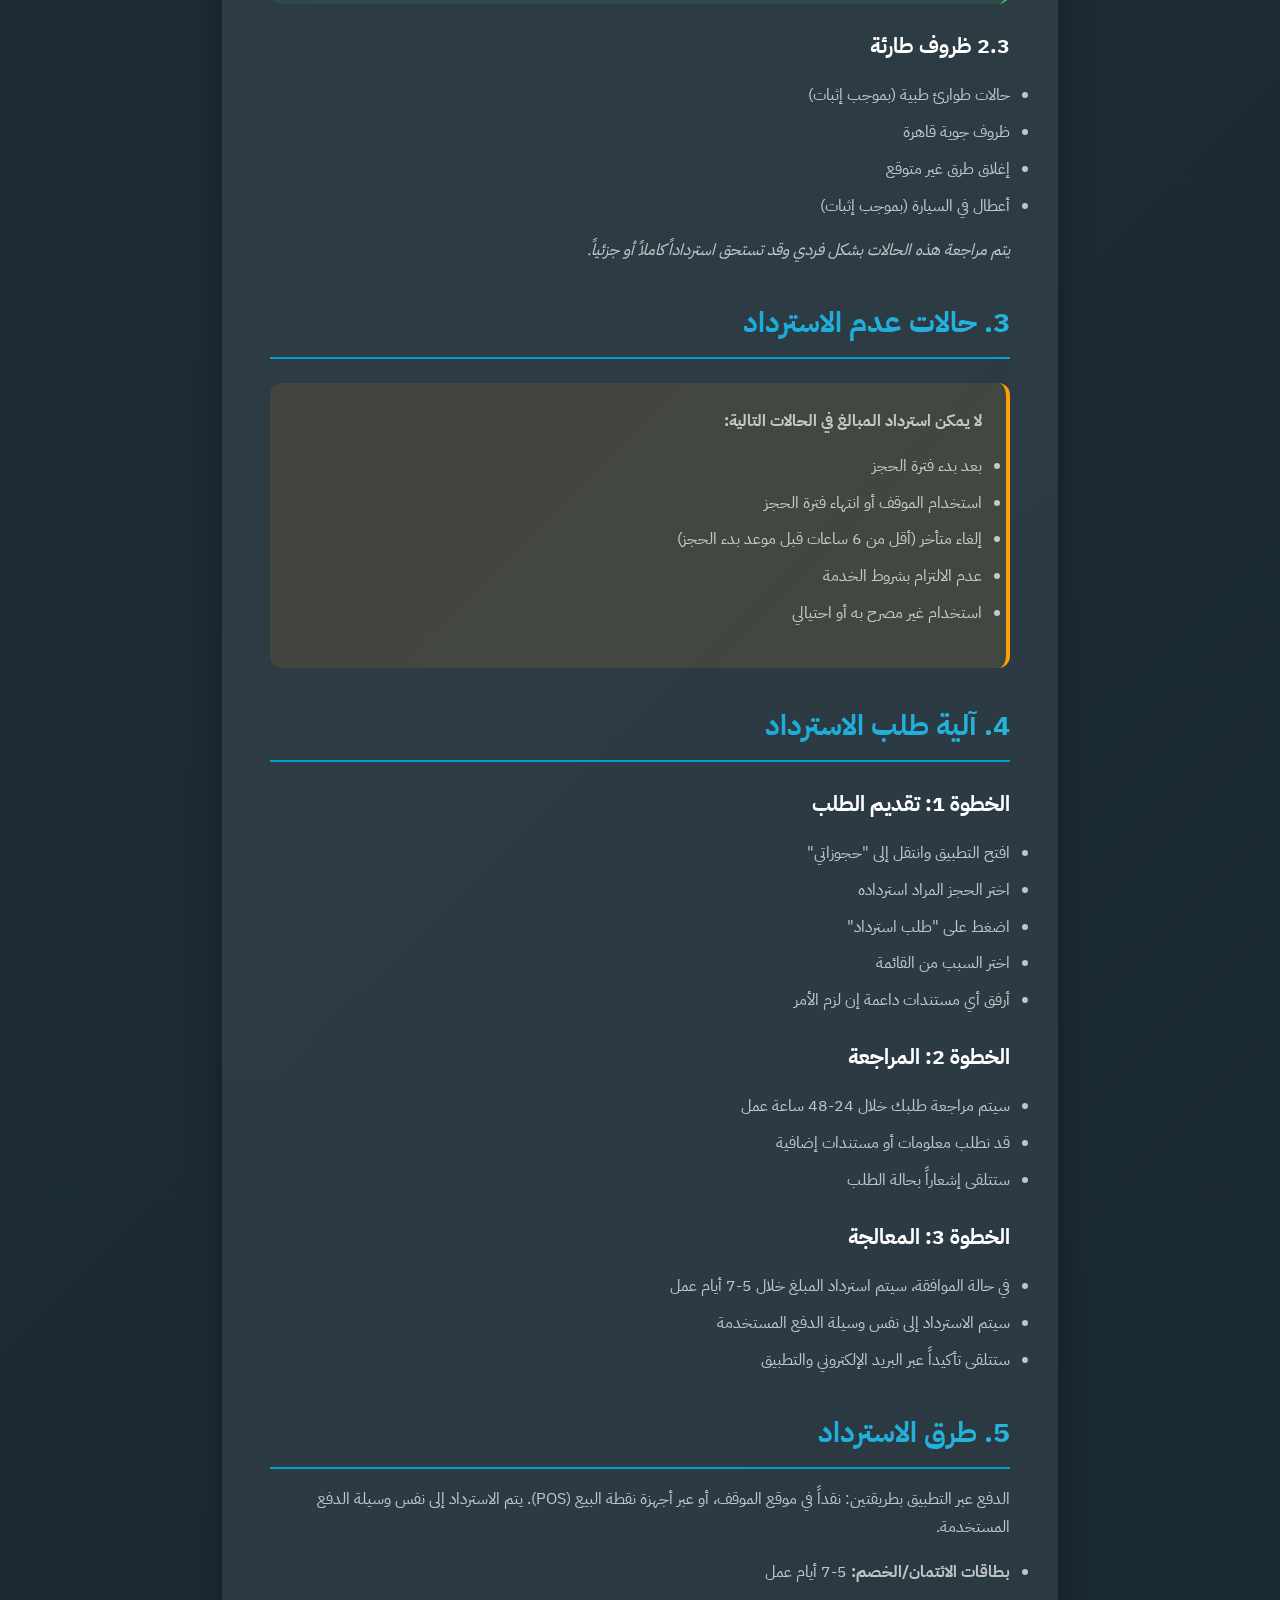
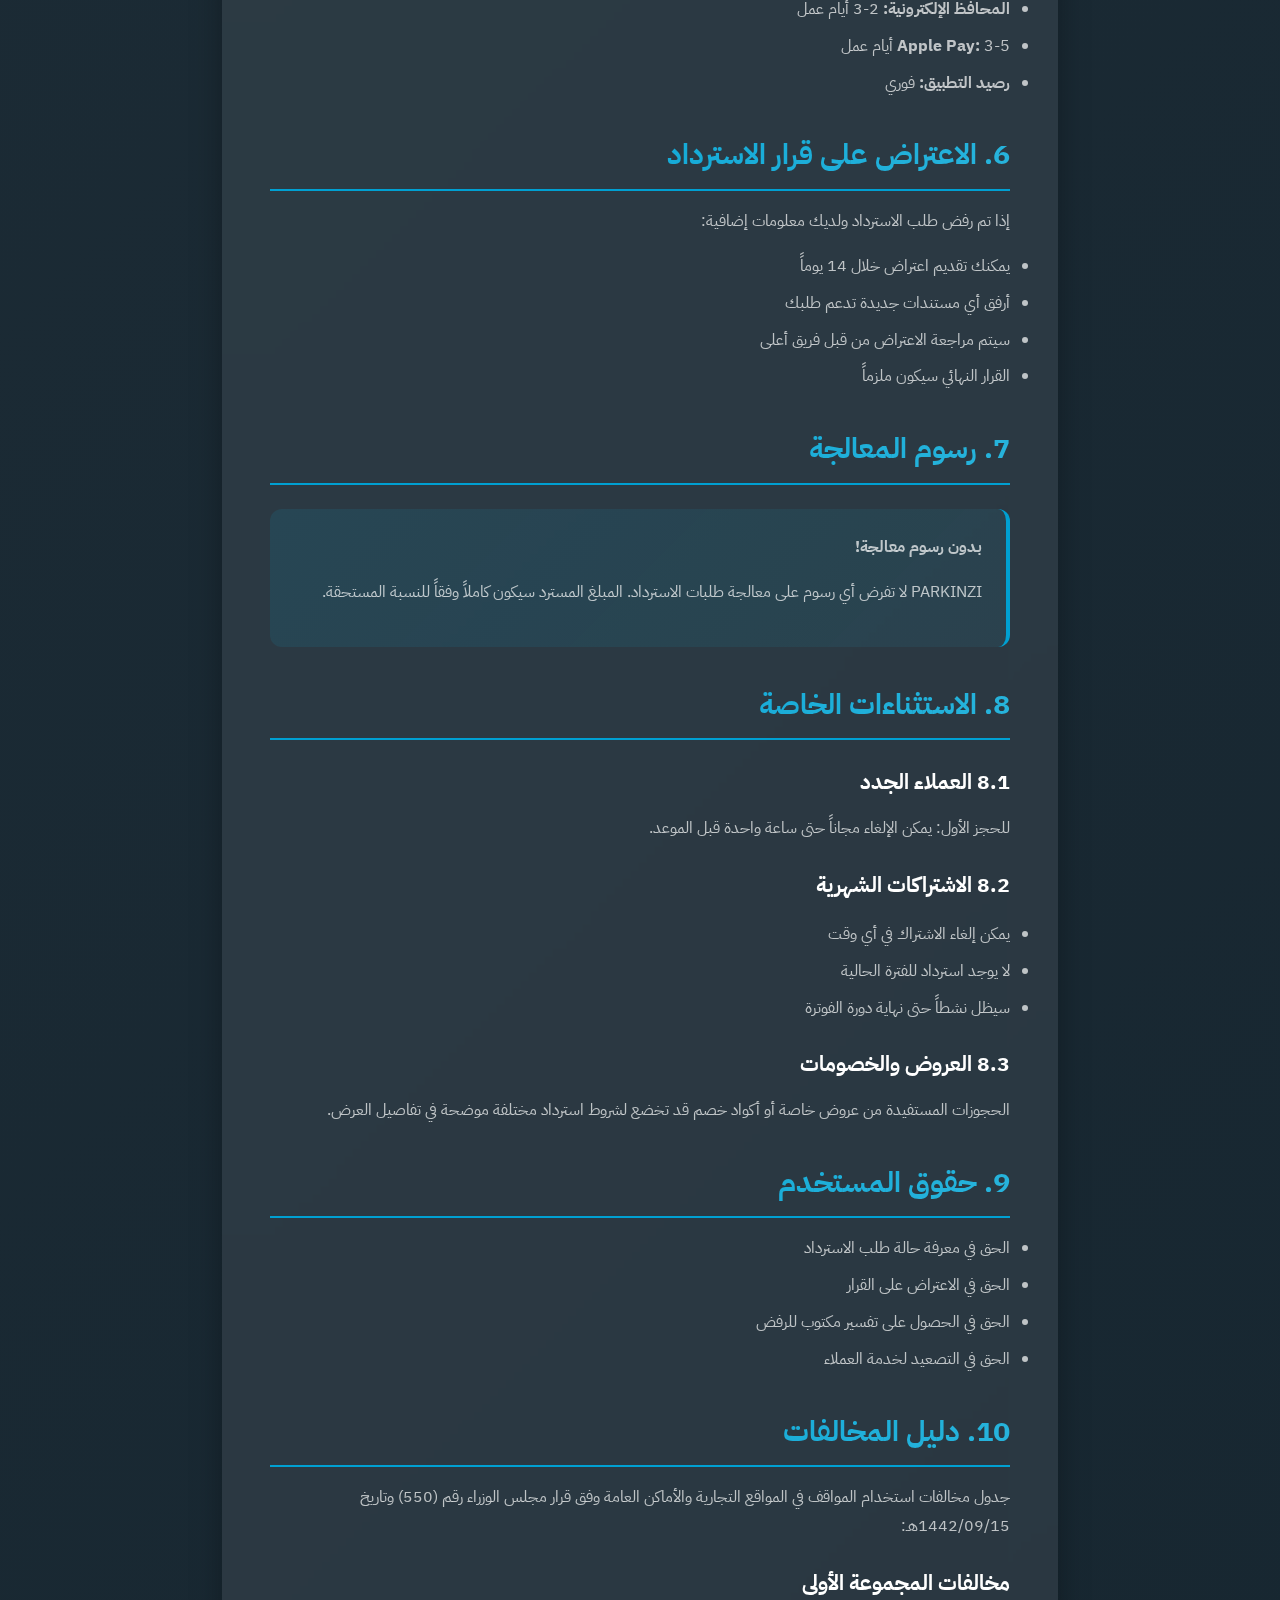
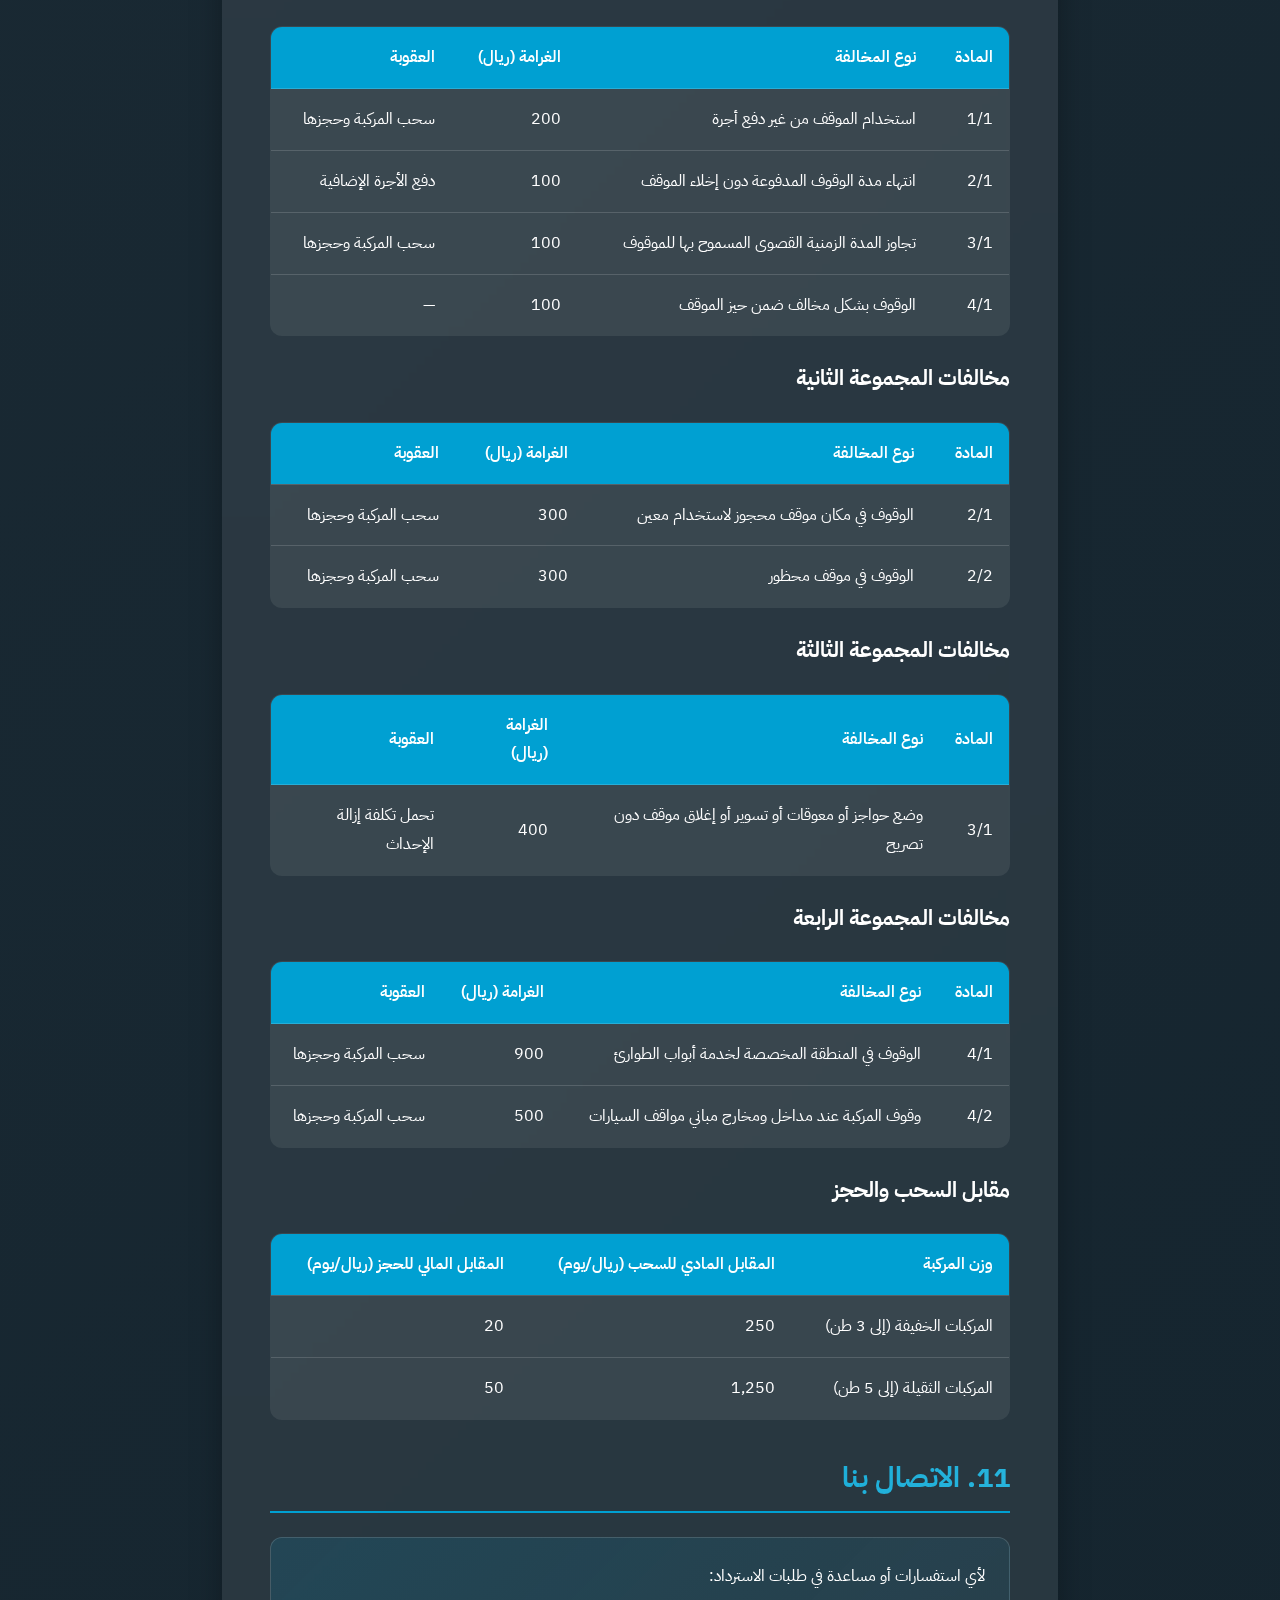
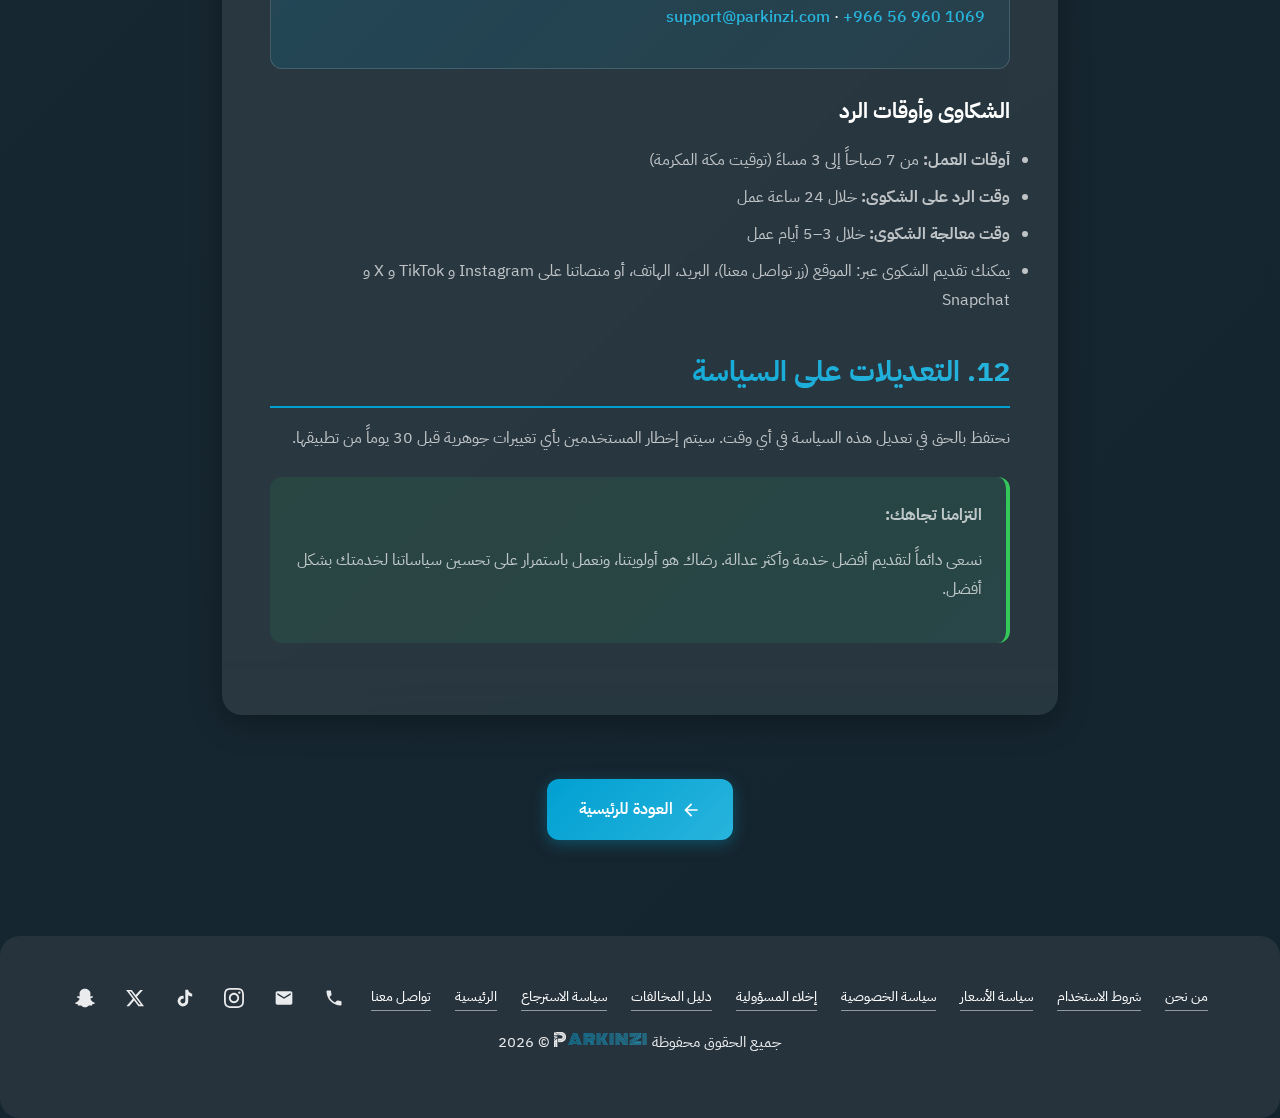
<file: .claude/worktrees/stoic-stonebraker/refund.html>
<!DOCTYPE html>
<html lang="ar" dir="rtl" data-theme="dark">
<head>
  <meta charset="UTF-8">
  <meta name="viewport" content="width=device-width, initial-scale=1.0, maximum-scale=5.0, user-scalable=yes">
  <meta name="theme-color" content="#1a2933" id="themeColorMeta">
  <title>سياسة الاسترجاع والاسترداد | PARKINZI</title>
  <link rel="manifest" href="manifest.webmanifest">
  <link rel="preconnect" href="https://fonts.googleapis.com">
  <link rel="preconnect" href="https://fonts.gstatic.com" crossorigin>
  <link href="https://fonts.googleapis.com/css2?family=IBM+Plex+Sans+Arabic:wght@400;500;600;700&family=Monoton&display=swap" rel="stylesheet">
  <link rel="stylesheet" href="header.css">
  <link rel="stylesheet" href="footer.css">
  <style>
    :root, [data-theme="light"] {
      --primary: rgb(0, 104, 184);
      --primary-light: rgb(25, 140, 220);
      --primary-dark: rgb(0, 88, 160);
      --text-primary: rgb(26, 26, 38);
      --text-secondary: rgb(77, 77, 89);
      --bg-top: rgb(250, 252, 255);
      --bg-mid: rgb(242, 247, 252);
      --bg-bottom: rgb(237, 245, 250);
      --glass: rgba(255,255,255,0.85);
      --glass-border: rgba(0,0,0,0.08);
      --glass-strong: rgba(255, 255, 255, 0.95);
      --shadow-light: rgba(255, 255, 255, 0.3);
      --shadow-dark: rgba(0, 0, 0, 0.08);
      --white: #ffffff;
      --success: rgb(52, 199, 89);
      --warning: rgb(255, 159, 10);
      --primary-shadow: rgba(0, 104, 184, 0.3);
    }

    [data-theme="dark"] {
      --primary: rgb(0, 160, 210);
      --primary-light: rgb(40, 180, 220);
      --primary-dark: rgb(0, 140, 190);
      --text-primary: rgb(255, 255, 255);
      --text-secondary: rgba(255, 255, 255, 0.7);
      --bg-top: rgb(31, 46, 56);
      --bg-mid: rgb(26, 41, 51);
      --bg-bottom: rgb(20, 36, 46);
      --glass: rgba(255,255,255,0.08);
      --glass-border: rgba(255,255,255,0.15);
      --glass-strong: rgba(255, 255, 255, 0.12);
      --shadow-light: rgba(255, 255, 255, 0.05);
      --shadow-dark: rgba(5, 10, 15, 0.3);
      --success: rgb(52, 199, 89);
      --warning: rgb(255, 159, 10);
      --primary-shadow: rgba(0, 160, 210, 0.35);
    }

    * { margin: 0; padding: 0; box-sizing: border-box; }
    html { background: var(--bg-bottom); }

    body {
      font-family: 'IBM Plex Sans Arabic', sans-serif;
      background: linear-gradient(135deg, var(--bg-top), var(--bg-bottom));
      color: var(--text-primary);
      line-height: 1.8;
      min-height: 100vh;
    }

    .container { max-width: 900px; margin: 0 auto; padding: 2rem; }
    body.has-site-header { padding-top: 52px; }

    .header {
      text-align: center;
      padding: 3rem 2rem;
      background: var(--glass);
      backdrop-filter: blur(20px);
      border-radius: 20px;
      margin-bottom: 2rem;
      box-shadow: 0 8px 32px rgba(0,0,0,0.1);
    }

    [data-theme="dark"] .header {
      box-shadow: 0 8px 32px rgba(0,0,0,0.3);
    }

    h1 {
      font-size: 2.5rem;
      margin-bottom: 0.5rem;
      background: linear-gradient(135deg, var(--primary), var(--primary-light));
      -webkit-background-clip: text;
      -webkit-text-fill-color: transparent;
      background-clip: text;
    }

    .last-updated {
      color: var(--text-secondary);
      font-size: 0.95rem;
    }

    .content {
      background: var(--glass);
      backdrop-filter: blur(20px);
      padding: 3rem;
      border-radius: 20px;
      box-shadow: 0 8px 32px rgba(0,0,0,0.1);
      margin-bottom: 2rem;
    }

    [data-theme="dark"] .content {
      box-shadow: 0 8px 32px rgba(0,0,0,0.3);
    }

    h2 {
      font-size: 1.8rem;
      margin: 2rem 0 1rem;
      padding-bottom: 0.5rem;
      border-bottom: 2px solid var(--primary);
      background: linear-gradient(135deg, var(--primary), var(--primary-light));
      -webkit-background-clip: text;
      -webkit-text-fill-color: transparent;
      background-clip: text;
    }

    h3 {
      color: var(--text-primary);
      font-size: 1.3rem;
      margin: 1.5rem 0 0.75rem;
    }

    p {
      margin-bottom: 1rem;
      color: var(--text-secondary);
    }

    ul, ol {
      margin: 1rem 0 1rem 2rem;
      color: var(--text-secondary);
    }

    li { margin-bottom: 0.5rem; }

    .contact-info {
      background: linear-gradient(135deg, rgba(0,160,210,0.15), rgba(40,180,220,0.08));
      border: 1px solid var(--glass-border);
      border-radius: 12px;
      padding: 1.5rem;
      margin: 1.5rem 0;
      direction: rtl;
    }
    [data-theme="light"] .contact-info {
      background: linear-gradient(135deg, rgba(0,104,184,0.08), rgba(25,140,220,0.05));
    }
    .contact-info p, .contact-info li {
      color: var(--text-primary);
      margin-bottom: 0.75rem;
    }
    .contact-info a {
      color: var(--primary-light);
      text-decoration: none;
      font-weight: 500;
      direction: ltr;
      unicode-bidi: embed;
    }
    .contact-info a:hover {
      color: var(--primary);
      text-decoration: underline;
    }
    [data-theme="light"] .contact-info a {
      color: var(--primary-dark);
    }
    .contact-info ul {
      margin: 0.5rem 0 0 0;
      padding-inline-start: 1.5rem;
    }

    .info-box {
      background: linear-gradient(135deg, rgba(0,104,184,0.1), rgba(25,140,220,0.1));
      border-right: 4px solid var(--primary);
      padding: 1.5rem;
      border-radius: 12px;
      margin: 1.5rem 0;
    }

    [data-theme="dark"] .info-box {
      background: linear-gradient(135deg, rgba(0,160,210,0.12), rgba(40,180,220,0.08));
    }

    .warning-box {
      background: linear-gradient(135deg, rgba(255,159,10,0.1), rgba(251,191,36,0.1));
      border-right: 4px solid var(--warning);
      padding: 1.5rem;
      border-radius: 12px;
      margin: 1.5rem 0;
    }

    .success-box {
      background: linear-gradient(135deg, rgba(52,199,89,0.1), rgba(52,211,153,0.1));
      border-right: 4px solid var(--success);
      padding: 1.5rem;
      border-radius: 12px;
      margin: 1.5rem 0;
    }

    .back-btn {
      display: inline-flex;
      align-items: center;
      gap: 0.5rem;
      padding: 1rem 2rem;
      background: linear-gradient(135deg, var(--primary), var(--primary-light));
      color: var(--white);
      text-decoration: none;
      border-radius: 12px;
      font-weight: 600;
      transition: all 0.3s ease;
      box-shadow: 0 4px 15px var(--primary-shadow);
    }

    .back-btn:hover {
      transform: translateY(-2px);
      box-shadow: 0 8px 25px var(--primary-shadow);
    }

    table {
      width: 100%;
      border-collapse: collapse;
      margin: 1.5rem 0;
      background: var(--glass);
      border-radius: 12px;
      overflow: hidden;
      border: 1px solid var(--glass-border);
    }

    th, td {
      padding: 1rem;
      text-align: right;
      border-bottom: 1px solid var(--glass-border);
    }

    th {
      background: var(--primary);
      color: var(--white);
      font-weight: 600;
    }

    @media (max-width: 768px) {
      .container { padding: 1rem; margin: 0 auto; }
      .content { padding: 2rem 1.5rem; }
      .header, .content h1, .content h2, .content h3 { text-align: center; }
      h1 { font-size: 2rem; }
      h2 { font-size: 1.5rem; }
      table { font-size: 0.9rem; margin-left: auto; margin-right: auto; }
      th, td { padding: 0.75rem; }
    }
  </style>
</head>
<body class="has-site-header">
  <header class="site-header">
    <div class="menu-btn" id="langMenuBtn">
      <div class="icon-circle"><span class="icon">🌐</span></div>
      <div class="menu-text">
        <div class="menu-label">اللغة</div>
        <div class="menu-value" id="currentLangDisplay">العربية</div>
      </div>
      <span class="menu-icon">⋯</span>
      <div class="menu-dropdown" id="langDropdown">
        <div class="menu-dropdown-item" data-lang="ar"><span class="checkmark" id="check-ar">✓</span><span>العربية</span></div>
        <div class="menu-dropdown-item" data-lang="en"><span class="checkmark" id="check-en" style="display:none">✓</span><span>English</span></div>
        <div class="menu-dropdown-item" data-lang="fr"><span class="checkmark" id="check-fr" style="display:none">✓</span><span>Français</span></div>
        <div class="menu-dropdown-item" data-lang="ur"><span class="checkmark" id="check-ur" style="display:none">✓</span><span>اردو</span></div>
      </div>
    </div>
    <div class="menu-btn" id="themeMenuBtn">
      <div class="icon-circle"><span class="icon" id="themeIcon">🌙</span></div>
      <div class="menu-text">
        <div class="menu-label">المظهر</div>
        <div class="menu-value" id="currentThemeDisplay">داكن</div>
      </div>
      <span class="menu-icon">⋯</span>
      <div class="menu-dropdown" id="themeDropdown">
        <div class="menu-dropdown-item" data-theme="light"><span class="checkmark" id="check-light" style="display:none">✓</span><span>فاتح</span></div>
        <div class="menu-dropdown-item" data-theme="dark"><span class="checkmark" id="check-dark">✓</span><span>داكن</span></div>
      </div>
    </div>
  </header>

  <div class="container">
    <div class="header">
      <h1>سياسة الاسترجاع والاسترداد</h1>
      <p class="last-updated">آخر تحديث: فبراير 2026</p>
    </div>

    <div class="content">
      <div class="info-box">
        <strong>ملاحظة مهمة:</strong> نحن في PARKINZI نلتزم برضا عملائنا وحقوقهم. تم تصميم هذه السياسة لضمان تجربة عادلة وشفافة لجميع المستخدمين.
      </div>

      <h2>1. نظرة عامة</h2>
      <p>توضح هذه السياسة شروط وأحكام استرجاع واسترداد المدفوعات في تطبيق PARKINZI لحجز مواقف السيارات.</p>

      <div class="info-box">
        <strong>مبدأ الحجز:</strong> من لحظة تأكيد الحجز، الموقف يصبح محجوزاً لك والوقت يبدأ بالاحتساب سواء وصلت للموقع أم لا. أنت تدفع مقابل حجز الموقف وحقك فيه طوال المدة المحجوزة.
      </div>

      <h2>2. حالات الاسترداد المؤهلة</h2>
      
      <h3>2.1 إلغاء الحجز المسبق</h3>
      <table>
        <tr>
          <th>وقت الإلغاء</th>
          <th>نسبة الاسترداد</th>
        </tr>
        <tr>
          <td>أكثر من 24 ساعة قبل موعد الحجز</td>
          <td>100%</td>
        </tr>
        <tr>
          <td>12-24 ساعة قبل موعد الحجز</td>
          <td>75%</td>
        </tr>
        <tr>
          <td>6-12 ساعة قبل موعد الحجز</td>
          <td>50%</td>
        </tr>
        <tr>
          <td>أقل من 6 ساعات قبل موعد الحجز</td>
          <td>لا يوجد استرداد</td>
        </tr>
      </table>

      <h3>2.2 مشاكل تقنية</h3>
      <div class="success-box">
        <p><strong>استرداد كامل 100%</strong> في الحالات التالية:</p>
        <ul>
          <li>فشل في الوصول إلى الموقف بسبب خطأ في التطبيق</li>
          <li>معلومات موقف خاطئة أو مضللة</li>
          <li>عطل تقني منع استخدام الخدمة</li>
          <li>رسوم مكررة أو غير صحيحة</li>
        </ul>
      </div>

      <h3>2.3 ظروف طارئة</h3>
      <ul>
        <li>حالات طوارئ طبية (بموجب إثبات)</li>
        <li>ظروف جوية قاهرة</li>
        <li>إغلاق طرق غير متوقع</li>
        <li>أعطال في السيارة (بموجب إثبات)</li>
      </ul>
      <p><em>يتم مراجعة هذه الحالات بشكل فردي وقد تستحق استرداداً كاملاً أو جزئياً.</em></p>

      <h2>3. حالات عدم الاسترداد</h2>
      <div class="warning-box">
        <p><strong>لا يمكن استرداد المبالغ في الحالات التالية:</strong></p>
        <ul>
          <li>بعد بدء فترة الحجز</li>
          <li>استخدام الموقف أو انتهاء فترة الحجز</li>
          <li>إلغاء متأخر (أقل من 6 ساعات قبل موعد بدء الحجز)</li>
          <li>عدم الالتزام بشروط الخدمة</li>
          <li>استخدام غير مصرح به أو احتيالي</li>
        </ul>
      </div>

      <h2>4. آلية طلب الاسترداد</h2>
      
      <h3>الخطوة 1: تقديم الطلب</h3>
      <ul>
        <li>افتح التطبيق وانتقل إلى "حجوزاتي"</li>
        <li>اختر الحجز المراد استرداده</li>
        <li>اضغط على "طلب استرداد"</li>
        <li>اختر السبب من القائمة</li>
        <li>أرفق أي مستندات داعمة إن لزم الأمر</li>
      </ul>

      <h3>الخطوة 2: المراجعة</h3>
      <ul>
        <li>سيتم مراجعة طلبك خلال 24-48 ساعة عمل</li>
        <li>قد نطلب معلومات أو مستندات إضافية</li>
        <li>ستتلقى إشعاراً بحالة الطلب</li>
      </ul>

      <h3>الخطوة 3: المعالجة</h3>
      <ul>
        <li>في حالة الموافقة، سيتم استرداد المبلغ خلال 5-7 أيام عمل</li>
        <li>سيتم الاسترداد إلى نفس وسيلة الدفع المستخدمة</li>
        <li>ستتلقى تأكيداً عبر البريد الإلكتروني والتطبيق</li>
      </ul>

      <h2>5. طرق الاسترداد</h2>
      <p>الدفع عبر التطبيق بطريقتين: نقداً في موقع الموقف، أو عبر أجهزة نقطة البيع (POS). يتم الاسترداد إلى نفس وسيلة الدفع المستخدمة.</p>
      <ul>
        <li><strong>بطاقات الائتمان/الخصم:</strong> 5-7 أيام عمل</li>
        <li><strong>المحافظ الإلكترونية:</strong> 2-3 أيام عمل</li>
        <li><strong>Apple Pay:</strong> 3-5 أيام عمل</li>
        <li><strong>رصيد التطبيق:</strong> فوري</li>
      </ul>

      <h2>6. الاعتراض على قرار الاسترداد</h2>
      <p>إذا تم رفض طلب الاسترداد ولديك معلومات إضافية:</p>
      <ul>
        <li>يمكنك تقديم اعتراض خلال 14 يوماً</li>
        <li>أرفق أي مستندات جديدة تدعم طلبك</li>
        <li>سيتم مراجعة الاعتراض من قبل فريق أعلى</li>
        <li>القرار النهائي سيكون ملزماً</li>
      </ul>

      <h2>7. رسوم المعالجة</h2>
      <div class="info-box">
        <p><strong>بدون رسوم معالجة!</strong></p>
        <p>PARKINZI لا تفرض أي رسوم على معالجة طلبات الاسترداد. المبلغ المسترد سيكون كاملاً وفقاً للنسبة المستحقة.</p>
      </div>

      <h2>8. الاستثناءات الخاصة</h2>
      
      <h3>8.1 العملاء الجدد</h3>
      <p>للحجز الأول: يمكن الإلغاء مجاناً حتى ساعة واحدة قبل الموعد.</p>

      <h3>8.2 الاشتراكات الشهرية</h3>
      <ul>
        <li>يمكن إلغاء الاشتراك في أي وقت</li>
        <li>لا يوجد استرداد للفترة الحالية</li>
        <li>سيظل نشطاً حتى نهاية دورة الفوترة</li>
      </ul>

      <h3>8.3 العروض والخصومات</h3>
      <p>الحجوزات المستفيدة من عروض خاصة أو أكواد خصم قد تخضع لشروط استرداد مختلفة موضحة في تفاصيل العرض.</p>

      <h2>9. حقوق المستخدم</h2>
      <ul>
        <li>الحق في معرفة حالة طلب الاسترداد</li>
        <li>الحق في الاعتراض على القرار</li>
        <li>الحق في الحصول على تفسير مكتوب للرفض</li>
        <li>الحق في التصعيد لخدمة العملاء</li>
      </ul>

      <h2 id="violations" data-i18n="violationsTitle">10. دليل المخالفات</h2>
      <p data-i18n="violationsIntro">جدول مخالفات استخدام المواقف في المواقع التجارية والأماكن العامة وفق قرار مجلس الوزراء رقم (550) وتاريخ 1442/09/15هـ:</p>
      
      <h3 data-i18n="violationsGroup1">مخالفات المجموعة الأولى</h3>
      <table>
        <tr><th data-i18n="thArticle">المادة</th><th data-i18n="thViolationType">نوع المخالفة</th><th data-i18n="thFine">الغرامة (ريال)</th><th data-i18n="thPenalty">العقوبة</th></tr>
        <tr><td>1/1</td><td>استخدام الموقف من غير دفع أجرة</td><td>200</td><td>سحب المركبة وحجزها</td></tr>
        <tr><td>2/1</td><td>انتهاء مدة الوقوف المدفوعة دون إخلاء الموقف</td><td>100</td><td>دفع الأجرة الإضافية</td></tr>
        <tr><td>3/1</td><td>تجاوز المدة الزمنية القصوى المسموح بها للموقوف</td><td>100</td><td>سحب المركبة وحجزها</td></tr>
        <tr><td>4/1</td><td>الوقوف بشكل مخالف ضمن حيز الموقف</td><td>100</td><td>—</td></tr>
      </table>

      <h3 data-i18n="violationsGroup2">مخالفات المجموعة الثانية</h3>
      <table>
        <tr><th data-i18n="thArticle">المادة</th><th data-i18n="thViolationType">نوع المخالفة</th><th data-i18n="thFine">الغرامة (ريال)</th><th data-i18n="thPenalty">العقوبة</th></tr>
        <tr><td>2/1</td><td>الوقوف في مكان موقف محجوز لاستخدام معين</td><td>300</td><td>سحب المركبة وحجزها</td></tr>
        <tr><td>2/2</td><td>الوقوف في موقف محظور</td><td>300</td><td>سحب المركبة وحجزها</td></tr>
      </table>

      <h3 data-i18n="violationsGroup3">مخالفات المجموعة الثالثة</h3>
      <table>
        <tr><th data-i18n="thArticle">المادة</th><th data-i18n="thViolationType">نوع المخالفة</th><th data-i18n="thFine">الغرامة (ريال)</th><th data-i18n="thPenalty">العقوبة</th></tr>
        <tr><td>3/1</td><td>وضع حواجز أو معوقات أو تسوير أو إغلاق موقف دون تصريح</td><td>400</td><td>تحمل تكلفة إزالة الإحداث</td></tr>
      </table>

      <h3 data-i18n="violationsGroup4">مخالفات المجموعة الرابعة</h3>
      <table>
        <tr><th data-i18n="thArticle">المادة</th><th data-i18n="thViolationType">نوع المخالفة</th><th data-i18n="thFine">الغرامة (ريال)</th><th data-i18n="thPenalty">العقوبة</th></tr>
        <tr><td>4/1</td><td>الوقوف في المنطقة المخصصة لخدمة أبواب الطوارئ</td><td>900</td><td>سحب المركبة وحجزها</td></tr>
        <tr><td>4/2</td><td>وقوف المركبة عند مداخل ومخارج مباني مواقف السيارات</td><td>500</td><td>سحب المركبة وحجزها</td></tr>
      </table>

      <h3 data-i18n="towFees">مقابل السحب والحجز</h3>
      <table>
        <tr><th data-i18n="thVehicleWeight">وزن المركبة</th><th data-i18n="thTowFee">المقابل المادي للسحب (ريال/يوم)</th><th data-i18n="thImpoundFee">المقابل المالي للحجز (ريال/يوم)</th></tr>
        <tr><td>المركبات الخفيفة (إلى 3 طن)</td><td>250</td><td>20</td></tr>
        <tr><td>المركبات الثقيلة (إلى 5 طن)</td><td>1,250</td><td>50</td></tr>
      </table>

      <h2>11. الاتصال بنا</h2>
      <div class="contact-info">
        <p>لأي استفسارات أو مساعدة في طلبات الاسترداد:</p>
        <p><a href="mailto:support@parkinzi.com">support@parkinzi.com</a> · <a href="tel:+966569601069" dir="ltr">+966 56 960 1069</a></p>
      </div>
      <h3>الشكاوى وأوقات الرد</h3>
      <ul>
        <li><strong>أوقات العمل:</strong> من 7 صباحاً إلى 3 مساءً (توقيت مكة المكرمة)</li>
        <li><strong>وقت الرد على الشكوى:</strong> خلال 24 ساعة عمل</li>
        <li><strong>وقت معالجة الشكوى:</strong> خلال 3–5 أيام عمل</li>
        <li>يمكنك تقديم الشكوى عبر: الموقع (زر تواصل معنا)، البريد، الهاتف، أو منصاتنا على Instagram و TikTok و X و Snapchat</li>
      </ul>

      <h2>12. التعديلات على السياسة</h2>
      <p>نحتفظ بالحق في تعديل هذه السياسة في أي وقت. سيتم إخطار المستخدمين بأي تغييرات جوهرية قبل 30 يوماً من تطبيقها.</p>

      <div class="success-box">
        <p><strong>التزامنا تجاهك:</strong></p>
        <p>نسعى دائماً لتقديم أفضل خدمة وأكثر عدالة. رضاك هو أولويتنا، ونعمل باستمرار على تحسين سياساتنا لخدمتك بشكل أفضل.</p>
      </div>
    </div>

    <div style="text-align: center; padding: 2rem;">
      <a href="index.html" class="back-btn">
        <svg width="20" height="20" viewBox="0 0 24 24" fill="none" xmlns="http://www.w3.org/2000/svg">
          <path d="M20 11H7.83l5.59-5.59L12 4l-8 8 8 8 1.41-1.41L7.83 13H20v-2z" fill="currentColor"/>
        </svg>
        العودة للرئيسية
      </a>
    </div>
  </div>

  <footer class="footer">
    <p class="footer-links">
      <a href="about.html" data-i18n="aboutLink">من نحن</a>
      <a href="terms.html" data-i18n="termsLink">شروط الاستخدام</a>
      <a href="pricing.html" data-i18n="pricingLink">سياسة الأسعار</a>
      <a href="privacy.html" data-i18n="privacyLink">سياسة الخصوصية</a>
      <a href="disclaimer.html" data-i18n="disclaimerLink">إخلاء المسؤولية</a>
      <a href="refund.html#violations" data-i18n="violationsLink">دليل المخالفات</a>
      <a href="refund.html" data-i18n="refundLink">سياسة الاسترجاع</a>
      <a href="index.html" data-i18n="homeLink">الرئيسية</a>
      <a href="index.html#contact" data-i18n="contactLink">تواصل معنا</a>
      <a href="tel:+966569601069" class="footer-social-icon" aria-label="هاتف"><svg width="20" height="20" viewBox="0 0 24 24" fill="currentColor" aria-hidden="true"><path d="M6.62 10.79c1.44 2.83 3.76 5.14 6.59 6.59l2.2-2.2c.27-.27.67-.36 1.02-.24 1.12.37 2.33.57 3.57.57.55 0 1 .45 1 1V20c0 .55-.45 1-1 1-9.39 0-17-7.61-17-17 0-.55.45-1 1-1h3.5c.55 0 1 .45 1 1 0 1.25.2 2.45.57 3.57.11.35.03.74-.25 1.02l-2.2 2.2z"/></svg></a>
      <a href="mailto:support@parkinzi.com" class="footer-social-icon" aria-label="support@parkinzi.com"><svg width="20" height="20" viewBox="0 0 24 24" fill="currentColor" aria-hidden="true"><path d="M20 4H4c-1.1 0-2 .9-2 2v12c0 1.1.9 2 2 2h16c1.1 0 2-.9 2-2V6c0-1.1-.9-2-2-2zm0 4l-8 5-8-5V6l8 5 8-5v2z"/></svg></a>
      <a href="https://www.instagram.com/parkinzi" target="_blank" rel="noopener noreferrer" aria-label="انستغرام" class="footer-social-icon"><svg width="20" height="20" viewBox="0 0 24 24" fill="currentColor" aria-hidden="true"><path d="M12 2.163c3.204 0 3.584.012 4.85.07 3.252.148 4.771 1.691 4.919 4.919.058 1.265.069 1.645.069 4.849 0 3.205-.012 3.584-.069 4.849-.149 3.225-1.664 4.771-4.919 4.919-1.266.058-1.644.07-4.85.07-3.204 0-3.584-.012-4.849-.07-3.26-.149-4.771-1.699-4.919-4.92-.058-1.265-.07-1.644-.07-4.849 0-3.204.013-3.583.07-4.849.149-3.227 1.664-4.771 4.919-4.919 1.266-.058 1.645-.07 4.849-.07zm0-2.163c-3.259 0-3.667.014-4.947.072-4.358.2-6.78 2.618-6.98 6.98-.059 1.281-.073 1.689-.073 4.948 0 3.259.014 3.668.072 4.948.2 4.358 2.618 6.78 6.98 6.98 1.281.058 1.689.072 4.948.072 3.259 0 3.668-.014 4.948-.072 4.354-.2 6.782-2.618 6.979-6.98.059-1.28.073-1.689.073-4.948 0-3.259-.014-3.667-.072-4.947-.196-4.354-2.617-6.78-6.979-6.98-1.281-.059-1.69-.073-4.949-.073zm0 5.838c-3.403 0-6.162 2.759-6.162 6.162s2.759 6.163 6.162 6.163 6.162-2.759 6.162-6.163c0-3.403-2.759-6.162-6.162-6.162zm0 10.162c-2.209 0-4-1.79-4-4 0-2.209 1.791-4 4-4s4 1.791 4 4c0 2.21-1.791 4-4 4zm6.406-11.845c-.796 0-1.441.645-1.441 1.44s.645 1.44 1.441 1.44c.795 0 1.439-.645 1.439-1.44s-.644-1.44-1.439-1.44z"/></svg></a>
      <a href="https://www.tiktok.com/@parkinzi" target="_blank" rel="noopener noreferrer" aria-label="تيك توك" class="footer-social-icon"><svg width="20" height="20" viewBox="0 0 24 24" fill="currentColor" aria-hidden="true"><path d="M19.59 6.69a4.83 4.83 0 0 1-3.77-4.25V2h-3.45v13.67a2.89 2.89 0 0 1-5.2 1.74 2.89 2.89 0 0 1 2.31-4.64 2.93 2.93 0 0 1 .88.13V9.4a6.84 6.84 0 0 0-1-.05A6.33 6.33 0 0 0 5 20.1a6.34 6.34 0 0 0 10.86-4.43v-7a8.16 8.16 0 0 0 4.77 1.52v-3.4a4.85 4.85 0 0 1-1-.1z"/></svg></a>
      <a href="https://x.com/parkinziapp" target="_blank" rel="noopener noreferrer" aria-label="اكس" class="footer-social-icon"><svg width="20" height="20" viewBox="0 0 24 24" fill="currentColor" aria-hidden="true"><path d="M18.244 2.25h3.308l-7.227 8.26 8.502 11.24H16.17l-5.214-6.817L4.99 21.75H1.68l7.73-8.835L1.254 2.25H8.08l4.713 6.231zm-1.161 17.52h1.833L7.084 4.126H5.117z"/></svg></a>
      <a href="https://www.snapchat.com/add/parkinziapp" target="_blank" rel="noopener noreferrer" aria-label="سناب شات" class="footer-social-icon"><svg width="20" height="20" viewBox="0 0 24 24" fill="currentColor" aria-hidden="true"><path d="M12.206.793c.99 0 4.347.276 5.93 3.821.529 1.193.403 3.219.299 4.847l-.003.06c-.012.18-.022.345-.03.51.075.045.203.09.401.09.3-.016.659-.12 1.033-.301.165-.088.344-.104.464-.104.182 0 .359.029.509.09.45.149.734.479.734.838.015.449-.39.839-1.213 1.168-.089.029-.209.075-.344.119-.45.135-1.139.36-1.333.81-.09.224-.061.524.12.868l.015.015c.06.136 1.526 3.475 4.791 4.014.255.044.435.27.42.509 0 .075-.015.149-.045.225-.24.569-1.273.988-3.146 1.271-.059.091-.12.375-.164.57-.029.179-.074.36-.134.553-.076.271-.27.405-.555.405h-.03c-.135 0-.313-.031-.538-.074-.36-.075-.765-.135-1.273-.135-.3 0-.599.015-.913.074-.6.104-1.123.464-1.723.884-.853.599-1.826 1.288-3.294 1.288-.06 0-.119-.015-.18-.015h-.149c-1.468 0-2.427-.675-3.279-1.288-.599-.42-1.107-.779-1.707-.884-.314-.045-.629-.074-.928-.074-.54 0-.958.089-1.272.149-.211.043-.391.074-.54.074-.374 0-.523-.224-.583-.42-.061-.192-.09-.389-.135-.568-.046-.18-.105-.494-.166-.57-1.918-.222-2.95-.642-3.189-1.226-.031-.063-.052-.15-.052-.225-.015-.243.165-.465.42-.509 3.264-.54 4.73-3.879 4.791-4.02l.016-.029c.18-.345.224-.645.119-.869-.195-.434-.884-.658-1.332-.809-.121-.029-.24-.074-.346-.119-1.107-.435-1.257-.93-1.197-1.273.09-.479.674-.793 1.168-.793.146 0 .27.029.383.074.42.194.789.3 1.104.3.234 0 .384-.06.465-.105l-.046-.569c-.098-1.626-.225-3.651.307-4.837C7.392 1.077 10.739.807 11.727.807l.419-.015h.06z"/></svg></a>
    </p>
    <p class="footer-copyright">
      <span>جميع الحقوق محفوظة</span>
      <span> <span class="brand-logo brand-logo--xs"><img src="parkinzi-logo-light.png" alt="P" class="brand-logo-img" id="footerLogo"><span class="brand-logo-text">ARKINZI</span></span> © 2026</span>
    </p>
  </footer>

  <script>
    const langNames = { ar: "العربية", en: "English", fr: "Français", ur: "اردو" };
    const themeLabels = { ar: { light: "فاتح", dark: "داكن" }, en: { light: "Light", dark: "Dark" }, fr: { light: "Clair", dark: "Sombre" }, ur: { light: "روشن", dark: "اندھیرا" } };
    const translations = {
      ar: {
        violationsTitle: "10. دليل المخالفات",
        violationsIntro: "جدول مخالفات استخدام المواقف في المواقع التجارية والأماكن العامة وفق قرار مجلس الوزراء رقم (550) وتاريخ 1442/09/15هـ:",
        violationsGroup1: "مخالفات المجموعة الأولى",
        violationsGroup2: "مخالفات المجموعة الثانية",
        violationsGroup3: "مخالفات المجموعة الثالثة",
        violationsGroup4: "مخالفات المجموعة الرابعة",
        towFees: "مقابل السحب والحجز",
        thArticle: "المادة",
        thViolationType: "نوع المخالفة",
        thFine: "الغرامة (ريال)",
        thPenalty: "العقوبة",
        thVehicleWeight: "وزن المركبة",
        thTowFee: "المقابل المادي للسحب (ريال/يوم)",
        thImpoundFee: "المقابل المالي للحجز (ريال/يوم)",
        privacyLink: "سياسة الخصوصية",
        aboutLink: "من نحن",
        termsLink: "شروط الاستخدام",
        pricingLink: "سياسة الأسعار",
        violationsLink: "دليل المخالفات",
        refundLink: "سياسة الاسترجاع",
        homeLink: "الرئيسية",
        contactLink: "تواصل معنا"
      },
      en: {
        violationsTitle: "10. Violations Guide",
        violationsIntro: "Table of parking violations in commercial and public areas per Cabinet Decision No. (550) dated 1442/09/15 H:",
        violationsGroup1: "Group 1 Violations",
        violationsGroup2: "Group 2 Violations",
        violationsGroup3: "Group 3 Violations",
        violationsGroup4: "Group 4 Violations",
        towFees: "Tow and Impound Fees",
        thArticle: "Article",
        thViolationType: "Violation Type",
        thFine: "Fine (SAR)",
        thPenalty: "Penalty",
        thVehicleWeight: "Vehicle Weight",
        thTowFee: "Tow Fee (SAR/day)",
        thImpoundFee: "Impound Fee (SAR/day)",
        privacyLink: "Privacy Policy",
        aboutLink: "About Us",
        termsLink: "Terms of Use",
        pricingLink: "Pricing Policy",
        violationsLink: "Violations Guide",
        refundLink: "Refund Policy",
        homeLink: "Home",
        contactLink: "Contact Us"
      },
      fr: {
        violationsTitle: "10. Guide des infractions",
        violationsIntro: "Tableau des infractions de stationnement dans les zones commerciales et publiques selon la décision du Conseil des ministres n° (550) du 1442/09/15 H:",
        violationsGroup1: "Infractions du groupe 1",
        violationsGroup2: "Infractions du groupe 2",
        violationsGroup3: "Infractions du groupe 3",
        violationsGroup4: "Infractions du groupe 4",
        towFees: "Frais de remorquage et mise en fourrière",
        thArticle: "Article",
        thViolationType: "Type d'infraction",
        thFine: "Amende (SAR)",
        thPenalty: "Sanction",
        thVehicleWeight: "Poids du véhicule",
        thTowFee: "Frais de remorquage (SAR/jour)",
        thImpoundFee: "Frais de fourrière (SAR/jour)",
        privacyLink: "Politique de confidentialité",
        aboutLink: "À propos",
        termsLink: "Conditions d'utilisation",
        pricingLink: "Politique tarifaire",
        violationsLink: "Guide des infractions",
        refundLink: "Politique de remboursement",
        homeLink: "Accueil",
        contactLink: "Nous contacter"
      },
      ur: {
        violationsTitle: "10. خلاف ورزیوں کی گائیڈ",
        violationsIntro: "کابینہ فیصلہ نمبر (550) مورخہ 1442/09/15 ہجری کے مطابق تجارتی اور عوامی مقامات میں پارکنگ خلاف ورزیوں کا جدول:",
        violationsGroup1: "گروپ 1 خلاف ورزیاں",
        violationsGroup2: "گروپ 2 خلاف ورزیاں",
        violationsGroup3: "گروپ 3 خلاف ورزیاں",
        violationsGroup4: "گروپ 4 خلاف ورزیاں",
        towFees: "ٹو اور ضبطی فیس",
        thArticle: "دفعہ",
        thViolationType: "خلاف ورزی کی قسم",
        thFine: "جرمانہ (ریال)",
        thPenalty: "سزا",
        thVehicleWeight: "گاڑی کا وزن",
        thTowFee: "ٹو فیس (ریال/دن)",
        thImpoundFee: "ضبطی فیس (ریال/دن)",
        privacyLink: "رازداری کی پالیسی",
        aboutLink: "ہمارے بارے میں",
        termsLink: "استعمال کی شرائط",
        pricingLink: "قیمتوں کی پالیسی",
        violationsLink: "خلاف ورزیوں کی گائیڈ",
        refundLink: "واپسی کی پالیسی",
        homeLink: "ہوم",
        contactLink: "ہم سے رابطہ کریں"
      }
    };
    const lang = () => localStorage.getItem("parkinzi_lang") || "ar";
    const theme = () => localStorage.getItem("parkinzi_theme") || "dark";
    let l = lang();
    document.documentElement.lang = l;
    document.documentElement.dir = (l === "ar" || l === "ur") ? "rtl" : "ltr";

    function setLang(code) {
      localStorage.setItem("parkinzi_lang", code);
      location.reload();
    }
    function setTheme(th) {
      localStorage.setItem("parkinzi_theme", th);
      document.documentElement.dataset.theme = th;
      const meta = document.getElementById("themeColorMeta");
      if (meta) meta.content = th === "dark" ? "#1a2933" : "#0068b8";
      const logo = document.getElementById("footerLogo");
      if (logo) logo.src = th === "dark" ? "parkinzi-logo-light.png" : "parkinzi-logo-dark.png";
      document.getElementById("themeIcon").textContent = th === "dark" ? "🌙" : "☀️";
      document.getElementById("currentThemeDisplay").textContent = themeLabels[l][th];
      document.getElementById("check-light").style.display = th === "light" ? "inline" : "none";
      document.getElementById("check-dark").style.display = th === "dark" ? "inline" : "none";
    }

    document.getElementById("langMenuBtn").addEventListener("click", e => {
      e.stopPropagation();
      document.getElementById("langDropdown").classList.toggle("show");
      document.getElementById("themeDropdown").classList.remove("show");
    });
    document.getElementById("themeMenuBtn").addEventListener("click", e => {
      e.stopPropagation();
      document.getElementById("themeDropdown").classList.toggle("show");
      document.getElementById("langDropdown").classList.remove("show");
    });
    document.addEventListener("click", () => {
      document.getElementById("langDropdown").classList.remove("show");
      document.getElementById("themeDropdown").classList.remove("show");
    });
    document.querySelectorAll("#langDropdown .menu-dropdown-item").forEach(item => {
      item.addEventListener("click", () => setLang(item.dataset.lang));
    });
    document.querySelectorAll("#themeDropdown .menu-dropdown-item").forEach(item => {
      item.addEventListener("click", () => {
        setTheme(item.dataset.theme);
        document.getElementById("themeDropdown").classList.remove("show");
      });
    });

    document.getElementById("currentLangDisplay").textContent = langNames[l] || l;
    ["ar","en","fr","ur"].forEach(c => {
      const el = document.getElementById("check-" + c);
      if (el) el.style.display = l === c ? "inline" : "none";
    });

    document.querySelectorAll("[data-i18n]").forEach(el => {
      const k = el.dataset.i18n;
      if (translations[l] && translations[l][k]) el.textContent = translations[l][k];
    });

    (function() {
      const t = theme();
      document.documentElement.dataset.theme = t;
      const meta = document.getElementById("themeColorMeta");
      if (meta) meta.content = t === "dark" ? "#1a2933" : "#0068b8";
      const logo = document.getElementById("footerLogo");
      if (logo) logo.src = t === "dark" ? "parkinzi-logo-light.png" : "parkinzi-logo-dark.png";
      document.getElementById("themeIcon").textContent = t === "dark" ? "🌙" : "☀️";
      document.getElementById("currentThemeDisplay").textContent = themeLabels[l][t];
      document.getElementById("check-light").style.display = t === "light" ? "inline" : "none";
      document.getElementById("check-dark").style.display = t === "dark" ? "inline" : "none";
    })();
  </script>
  <script>
    if ("serviceWorker" in navigator) {
      window.addEventListener("load", () => {
        navigator.serviceWorker.register("sw.js", { scope: "./" }).catch(() => {});
      });
    }
  </script>
</body>
</html>
</file>
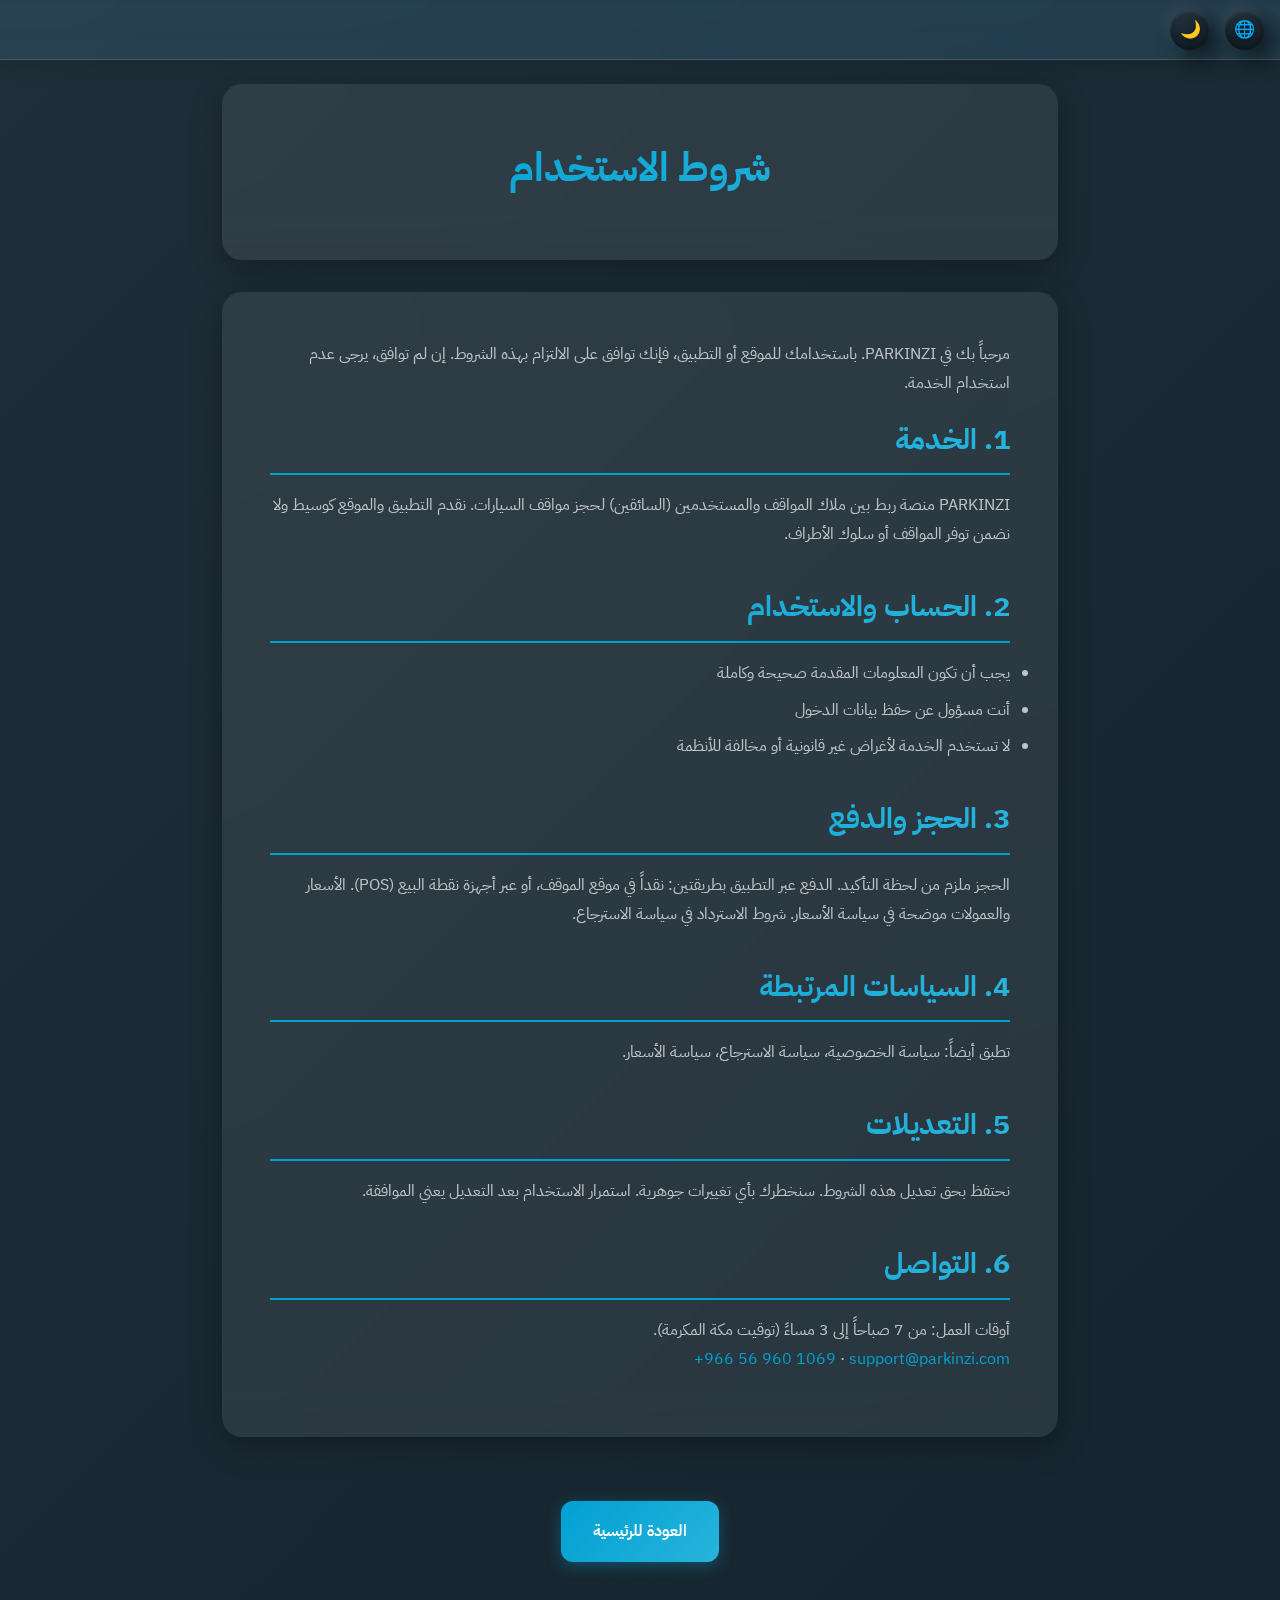
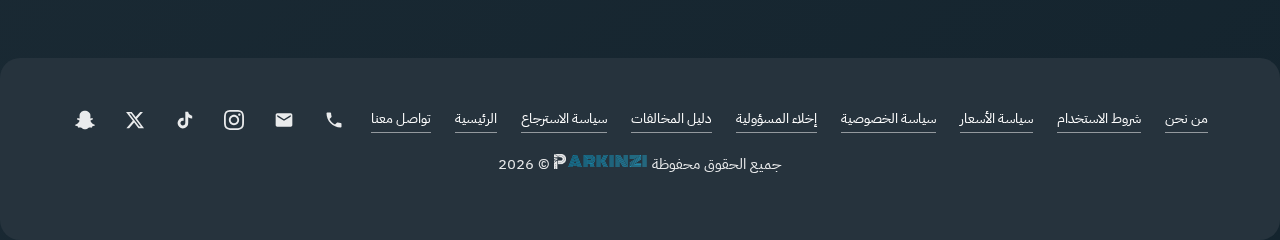
<file: .claude/worktrees/stoic-stonebraker/terms.html>
<!DOCTYPE html>
<html lang="ar" dir="rtl" data-theme="dark">
<head>
  <meta charset="UTF-8">
  <meta name="viewport" content="width=device-width, initial-scale=1.0, maximum-scale=5.0, user-scalable=yes">
  <meta name="theme-color" content="#1a2933" id="themeColorMeta">
  <title>شروط الاستخدام | PARKINZI</title>
  <link rel="manifest" href="manifest.webmanifest">
  <link rel="preconnect" href="https://fonts.googleapis.com">
  <link rel="preconnect" href="https://fonts.gstatic.com" crossorigin>
  <link href="https://fonts.googleapis.com/css2?family=IBM+Plex+Sans+Arabic:wght@400;500;600;700&family=Monoton&display=swap" rel="stylesheet">
  <link rel="stylesheet" href="header.css">
  <link rel="stylesheet" href="footer.css">
  <style>
    :root, [data-theme="light"] {
      --primary: rgb(0, 104, 184);
      --primary-light: rgb(25, 140, 220);
      --primary-dark: rgb(0, 88, 160);
      --text-primary: rgb(26, 26, 38);
      --text-secondary: rgb(77, 77, 89);
      --bg-top: rgb(250, 252, 255);
      --bg-mid: rgb(242, 247, 252);
      --bg-bottom: rgb(237, 245, 250);
      --glass: rgba(255,255,255,0.85);
      --glass-border: rgba(0,0,0,0.08);
      --white: #ffffff;
      --primary-shadow: rgba(0, 104, 184, 0.3);
    }
    [data-theme="dark"] {
      --primary: rgb(0, 160, 210);
      --primary-light: rgb(40, 180, 220);
      --primary-dark: rgb(0, 140, 190);
      --text-primary: rgb(255, 255, 255);
      --text-secondary: rgba(255, 255, 255, 0.7);
      --bg-top: rgb(31, 46, 56);
      --bg-mid: rgb(26, 41, 51);
      --bg-bottom: rgb(20, 36, 46);
      --glass: rgba(255,255,255,0.08);
      --glass-border: rgba(255,255,255,0.15);
      --primary-shadow: rgba(0, 160, 210, 0.35);
    }
    * { margin: 0; padding: 0; box-sizing: border-box; }
    html { background: var(--bg-bottom); }
    body { font-family: 'IBM Plex Sans Arabic', sans-serif; background: linear-gradient(135deg, var(--bg-top), var(--bg-bottom)); color: var(--text-primary); line-height: 1.8; min-height: 100vh; }
    .container { max-width: 900px; margin: 0 auto; padding: 2rem; }
    body.has-site-header { padding-top: 52px; }
    .header { text-align: center; padding: 3rem 2rem; background: var(--glass); backdrop-filter: blur(20px); border-radius: 20px; margin-bottom: 2rem; box-shadow: 0 8px 32px rgba(0,0,0,0.1); }
    [data-theme="dark"] .header { box-shadow: 0 8px 32px rgba(0,0,0,0.3); }
    h1 { font-size: 2.5rem; margin-bottom: 0.5rem; background: linear-gradient(135deg, var(--primary), var(--primary-light)); -webkit-background-clip: text; -webkit-text-fill-color: transparent; background-clip: text; }
    .content { background: var(--glass); backdrop-filter: blur(20px); padding: 3rem; border-radius: 20px; box-shadow: 0 8px 32px rgba(0,0,0,0.1); margin-bottom: 2rem; }
    [data-theme="dark"] .content { box-shadow: 0 8px 32px rgba(0,0,0,0.3); }
    h2 { font-size: 1.8rem; margin: 2rem 0 1rem; padding-bottom: 0.5rem; border-bottom: 2px solid var(--primary); background: linear-gradient(135deg, var(--primary), var(--primary-light)); -webkit-background-clip: text; -webkit-text-fill-color: transparent; background-clip: text; }
    h2:first-of-type { margin-top: 0; }
    p { margin-bottom: 1rem; color: var(--text-secondary); }
    .content a { color: var(--primary); text-decoration: none; }
    .content a:hover { text-decoration: underline; }
    ul { margin: 1rem 0 1rem 2rem; color: var(--text-secondary); }
    li { margin-bottom: 0.5rem; }
    .back-btn { display: inline-flex; align-items: center; gap: 0.5rem; padding: 1rem 2rem; background: linear-gradient(135deg, var(--primary), var(--primary-light)); color: var(--white); text-decoration: none; border-radius: 12px; font-weight: 600; transition: all 0.3s ease; box-shadow: 0 4px 15px var(--primary-shadow); }
    .back-btn:hover { transform: translateY(-2px); box-shadow: 0 8px 25px var(--primary-shadow); }
    @media (max-width: 768px) { .container { padding: 1rem; } .content { padding: 2rem 1.5rem; } h1 { font-size: 2rem; } h2 { font-size: 1.5rem; } }
  </style>
</head>
<body class="has-site-header">
  <header class="site-header">
    <div class="menu-btn" id="langMenuBtn">
      <div class="icon-circle"><span class="icon">🌐</span></div>
      <div class="menu-text"><div class="menu-label" data-i18n="language">اللغة</div><div class="menu-value" id="currentLangDisplay">العربية</div></div>
      <span class="menu-icon">⋯</span>
      <div class="menu-dropdown" id="langDropdown">
        <div class="menu-dropdown-item" data-lang="ar"><span class="checkmark" id="check-ar">✓</span><span>العربية</span></div>
        <div class="menu-dropdown-item" data-lang="en"><span class="checkmark" id="check-en" style="display:none">✓</span><span>English</span></div>
        <div class="menu-dropdown-item" data-lang="fr"><span class="checkmark" id="check-fr" style="display:none">✓</span><span>Français</span></div>
        <div class="menu-dropdown-item" data-lang="ur"><span class="checkmark" id="check-ur" style="display:none">✓</span><span>اردو</span></div>
      </div>
    </div>
    <div class="menu-btn" id="themeMenuBtn">
      <div class="icon-circle"><span class="icon" id="themeIcon">🌙</span></div>
      <div class="menu-text"><div class="menu-label" data-i18n="appearance">المظهر</div><div class="menu-value" id="currentThemeDisplay">داكن</div></div>
      <span class="menu-icon">⋯</span>
      <div class="menu-dropdown" id="themeDropdown">
        <div class="menu-dropdown-item" data-theme="light"><span class="checkmark" id="check-light" style="display:none">✓</span><span data-i18n="light">فاتح</span></div>
        <div class="menu-dropdown-item" data-theme="dark"><span class="checkmark" id="check-dark">✓</span><span data-i18n="dark">داكن</span></div>
      </div>
    </div>
  </header>

  <div class="container">
    <div class="header">
      <h1 data-i18n="title">شروط الاستخدام</h1>
    </div>

    <div class="content">
      <p data-i18n="p1">مرحباً بك في PARKINZI. باستخدامك للموقع أو التطبيق، فإنك توافق على الالتزام بهذه الشروط. إن لم توافق، يرجى عدم استخدام الخدمة.</p>

      <h2 data-i18n="h1">1. الخدمة</h2>
      <p data-i18n="p2">PARKINZI منصة ربط بين ملاك المواقف والمستخدمين (السائقين) لحجز مواقف السيارات. نقدم التطبيق والموقع كوسيط ولا نضمن توفر المواقف أو سلوك الأطراف.</p>

      <h2 data-i18n="h2">2. الحساب والاستخدام</h2>
      <ul>
        <li data-i18n="li1">يجب أن تكون المعلومات المقدمة صحيحة وكاملة</li>
        <li data-i18n="li2">أنت مسؤول عن حفظ بيانات الدخول</li>
        <li data-i18n="li3">لا تستخدم الخدمة لأغراض غير قانونية أو مخالفة للأنظمة</li>
      </ul>

      <h2 data-i18n="h3">3. الحجز والدفع</h2>
      <p data-i18n="p3">الحجز ملزم من لحظة التأكيد. الدفع عبر التطبيق بطريقتين: نقداً في موقع الموقف، أو عبر أجهزة نقطة البيع (POS). الأسعار والعمولات موضحة في <a href="pricing.html">سياسة الأسعار</a>. شروط الاسترداد في <a href="refund.html">سياسة الاسترجاع</a>.</p>

      <h2 data-i18n="h4">4. السياسات المرتبطة</h2>
      <p data-i18n="p4">تطبق أيضاً: <a href="privacy.html">سياسة الخصوصية</a>، <a href="refund.html">سياسة الاسترجاع</a>، <a href="pricing.html">سياسة الأسعار</a>.</p>

      <h2 data-i18n="h5">5. التعديلات</h2>
      <p data-i18n="p5">نحتفظ بحق تعديل هذه الشروط. سنخطرك بأي تغييرات جوهرية. استمرار الاستخدام بعد التعديل يعني الموافقة.</p>

      <h2 data-i18n="h6">6. التواصل</h2>
      <p><span data-i18n="p6hours">أوقات العمل: من 7 صباحاً إلى 3 مساءً (توقيت مكة المكرمة).</span><br>
      <a href="mailto:support@parkinzi.com">support@parkinzi.com</a> · <a href="tel:+966569601069" dir="ltr">+966 56 960 1069</a></p>
    </div>

    <div style="text-align: center; padding: 2rem;">
      <a href="index.html" class="back-btn" data-i18n="backBtn">
        <svg width="20" height="20" viewBox="0 0 24 24" fill="none" xmlns="http://www.w3.org/2000/svg"><path d="M20 11H7.83l5.59-5.59L12 4l-8 8 8 8 1.41-1.41L7.83 13H20v-2z" fill="currentColor"/></svg>
        العودة للرئيسية
      </a>
    </div>
  </div>

  <footer class="footer">
    <p class="footer-links">
      <a href="about.html" data-i18n="aboutLink">من نحن</a>
      <a href="terms.html" data-i18n="termsLink">شروط الاستخدام</a>
      <a href="pricing.html" data-i18n="pricingLink">سياسة الأسعار</a>
      <a href="privacy.html" data-i18n="privacyLink">سياسة الخصوصية</a>
      <a href="disclaimer.html" data-i18n="disclaimerLink">إخلاء المسؤولية</a>
      <a href="refund.html#violations" data-i18n="violationsLink">دليل المخالفات</a>
      <a href="refund.html" data-i18n="refundLink">سياسة الاسترجاع</a>
      <a href="index.html" data-i18n="homeLink">الرئيسية</a>
      <a href="index.html#contact" data-i18n="contactLink">تواصل معنا</a>
      <a href="tel:+966569601069" class="footer-social-icon" aria-label="هاتف"><svg width="20" height="20" viewBox="0 0 24 24" fill="currentColor"><path d="M6.62 10.79c1.44 2.83 3.76 5.14 6.59 6.59l2.2-2.2c.27-.27.67-.36 1.02-.24 1.12.37 2.33.57 3.57.57.55 0 1 .45 1 1V20c0 .55-.45 1-1 1-9.39 0-17-7.61-17-17 0-.55.45-1 1-1h3.5c.55 0 1 .45 1 1 0 1.25.2 2.45.57 3.57.11.35.03.74-.25 1.02l-2.2 2.2z"/></svg></a>
      <a href="mailto:support@parkinzi.com" class="footer-social-icon" aria-label="support@parkinzi.com"><svg width="20" height="20" viewBox="0 0 24 24" fill="currentColor"><path d="M20 4H4c-1.1 0-2 .9-2 2v12c0 1.1.9 2 2 2h16c1.1 0 2-.9 2-2V6c0-1.1-.9-2-2-2zm0 4l-8 5-8-5V6l8 5 8-5v2z"/></svg></a>
      <a href="https://www.instagram.com/parkinzi" target="_blank" rel="noopener noreferrer" aria-label="انستغرام" class="footer-social-icon"><svg width="20" height="20" viewBox="0 0 24 24" fill="currentColor"><path d="M12 2.163c3.204 0 3.584.012 4.85.07 3.252.148 4.771 1.691 4.919 4.919.058 1.265.069 1.645.069 4.849 0 3.205-.012 3.584-.069 4.849-.149 3.225-1.664 4.771-4.919 4.919-1.266.058-1.644.07-4.85.07-3.204 0-3.584-.012-4.849-.07-3.26-.149-4.771-1.699-4.919-4.92-.058-1.265-.07-1.644-.07-4.849 0-3.204.013-3.583.07-4.849.149-3.227 1.664-4.771 4.919-4.919 1.266-.058 1.645-.07 4.849-.07zm0-2.163c-3.259 0-3.667.014-4.947.072-4.358.2-6.78 2.618-6.98 6.98-.059 1.281-.073 1.689-.073 4.948 0 3.259.014 3.668.072 4.948.2 4.358 2.618 6.78 6.98 6.98 1.281.058 1.689.072 4.948.072 3.259 0 3.668-.014 4.948-.072 4.354-.2 6.782-2.618 6.979-6.98.059-1.28.073-1.689.073-4.948 0-3.259-.014-3.667-.072-4.947-.196-4.354-2.617-6.78-6.979-6.98-1.281-.059-1.69-.073-4.949-.073zm0 5.838c-3.403 0-6.162 2.759-6.162 6.162s2.759 6.163 6.162 6.163 6.162-2.759 6.162-6.163c0-3.403-2.759-6.162-6.162-6.162zm0 10.162c-2.209 0-4-1.79-4-4 0-2.209 1.791-4 4-4s4 1.791 4 4c0 2.21-1.791 4-4 4zm6.406-11.845c-.796 0-1.441.645-1.441 1.44s.645 1.44 1.441 1.44c.795 0 1.439-.645 1.439-1.44s-.644-1.44-1.439-1.44z"/></svg></a>
      <a href="https://www.tiktok.com/@parkinzi" target="_blank" rel="noopener noreferrer" aria-label="تيك توك" class="footer-social-icon"><svg width="20" height="20" viewBox="0 0 24 24" fill="currentColor"><path d="M19.59 6.69a4.83 4.83 0 0 1-3.77-4.25V2h-3.45v13.67a2.89 2.89 0 0 1-5.2 1.74 2.89 2.89 0 0 1 2.31-4.64 2.93 2.93 0 0 1 .88.13V9.4a6.84 6.84 0 0 0-1-.05A6.33 6.33 0 0 0 5 20.1a6.34 6.34 0 0 0 10.86-4.43v-7a8.16 8.16 0 0 0 4.77 1.52v-3.4a4.85 4.85 0 0 1-1-.1z"/></svg></a>
      <a href="https://x.com/parkinziapp" target="_blank" rel="noopener noreferrer" aria-label="اكس" class="footer-social-icon"><svg width="20" height="20" viewBox="0 0 24 24" fill="currentColor"><path d="M18.244 2.25h3.308l-7.227 8.26 8.502 11.24H16.17l-5.214-6.817L4.99 21.75H1.68l7.73-8.835L1.254 2.25H8.08l4.713 6.231zm-1.161 17.52h1.833L7.084 4.126H5.117z"/></svg></a>
      <a href="https://www.snapchat.com/add/parkinziapp" target="_blank" rel="noopener noreferrer" aria-label="سناب شات" class="footer-social-icon"><svg width="20" height="20" viewBox="0 0 24 24" fill="currentColor"><path d="M12.206.793c.99 0 4.347.276 5.93 3.821.529 1.193.403 3.219.299 4.847l-.003.06c-.012.18-.022.345-.03.51.075.045.203.09.401.09.3-.016.659-.12 1.033-.301.165-.088.344-.104.464-.104.182 0 .359.029.509.09.45.149.734.479.734.838.015.449-.39.839-1.213 1.168-.089.029-.209.075-.344.119-.45.135-1.139.36-1.333.81-.09.224-.061.524.12.868l.015.015c.06.136 1.526 3.475 4.791 4.014.255.044.435.27.42.509 0 .075-.015.149-.045.225-.24.569-1.273.988-3.146 1.271-.059.091-.12.375-.164.57-.029.179-.074.36-.134.553-.076.271-.27.405-.555.405h-.03c-.135 0-.313-.031-.538-.074-.36-.075-.765-.135-1.273-.135-.3 0-.599.015-.913.074-.6.104-1.123.464-1.723.884-.853.599-1.826 1.288-3.294 1.288-.06 0-.119-.015-.18-.015h-.149c-1.468 0-2.427-.675-3.279-1.288-.599-.42-1.107-.779-1.707-.884-.314-.045-.629-.074-.928-.074-.54 0-.958.089-1.272.149-.211.043-.391.074-.54.074-.374 0-.523-.224-.583-.42-.061-.192-.09-.389-.135-.568-.046-.18-.105-.494-.166-.57-1.918-.222-2.95-.642-3.189-1.226-.031-.063-.052-.15-.052-.225-.015-.243.165-.465.42-.509 3.264-.54 4.73-3.879 4.791-4.02l.016-.029c.18-.345.224-.645.119-.869-.195-.434-.884-.658-1.332-.809-.121-.029-.24-.074-.346-.119-1.107-.435-1.257-.93-1.197-1.273.09-.479.674-.793 1.168-.793.146 0 .27.029.383.074.42.194.789.3 1.104.3.234 0 .384-.06.465-.105l-.046-.569c-.098-1.626-.225-3.651.307-4.837C7.392 1.077 10.739.807 11.727.807l.419-.015h.06z"/></svg></a>
    </p>
    <p class="footer-copyright"><span data-i18n="copyright">جميع الحقوق محفوظة</span> <span><span class="brand-logo brand-logo--xs"><img src="parkinzi-logo-light.png" alt="P" class="brand-logo-img" id="footerLogo"><span class="brand-logo-text">ARKINZI</span></span> © 2026</span></p>
  </footer>

  <script>
    const t = { ar: { title: "شروط الاستخدام", p1: "مرحباً بك في PARKINZI. باستخدامك للموقع أو التطبيق، فإنك توافق على الالتزام بهذه الشروط. إن لم توافق، يرجى عدم استخدام الخدمة.", h1: "1. الخدمة", p2: "PARKINZI منصة ربط بين ملاك المواقف والمستخدمين (السائقين) لحجز مواقف السيارات. نقدم التطبيق والموقع كوسيط ولا نضمن توفر المواقف أو سلوك الأطراف.", h2: "2. الحساب والاستخدام", li1: "يجب أن تكون المعلومات المقدمة صحيحة وكاملة", li2: "أنت مسؤول عن حفظ بيانات الدخول", li3: "لا تستخدم الخدمة لأغراض غير قانونية أو مخالفة للأنظمة", h3: "3. الحجز والدفع", p3: "الحجز ملزم من لحظة التأكيد. الدفع عبر التطبيق بطريقتين: نقداً في موقع الموقف، أو عبر أجهزة نقطة البيع (POS). الأسعار والعمولات موضحة في سياسة الأسعار. شروط الاسترداد في سياسة الاسترجاع.", h4: "4. السياسات المرتبطة", p4: "تطبق أيضاً: سياسة الخصوصية، سياسة الاسترجاع، سياسة الأسعار.", h5: "5. التعديلات", p5: "نحتفظ بحق تعديل هذه الشروط. سنخطرك بأي تغييرات جوهرية. استمرار الاستخدام بعد التعديل يعني الموافقة.", h6: "6. التواصل", p6hours: "أوقات العمل: من 7 صباحاً إلى 3 مساءً (توقيت مكة المكرمة).", backBtn: "العودة للرئيسية", copyright: "جميع الحقوق محفوظة", aboutLink: "من نحن", termsLink: "شروط الاستخدام", pricingLink: "سياسة الأسعار", privacyLink: "سياسة الخصوصية", refundLink: "سياسة الاسترجاع", violationsLink: "دليل المخالفات", homeLink: "الرئيسية", contactLink: "تواصل معنا", language: "اللغة", appearance: "المظهر", light: "فاتح", dark: "داكن" }, en: { title: "Terms of Use", p1: "Welcome to PARKINZI. By using the website or app, you agree to these terms. If you do not agree, please do not use the service.", h1: "1. Service", p2: "PARKINZI is a platform connecting parking owners and users (drivers) for parking reservations. We provide the app and website as an intermediary and do not guarantee availability or conduct of parties.", h2: "2. Account and Use", li1: "Information provided must be accurate and complete", li2: "You are responsible for keeping login credentials secure", li3: "Do not use the service for illegal or regulatory violations", h3: "3. Booking and Payment", p3: "Booking is binding upon confirmation. Payment via the app: cash at the parking location, or via POS terminals. Prices and commissions are in the Pricing Policy. Refund terms in the Refund Policy.", h4: "4. Related Policies", p4: "Also apply: Privacy Policy, Refund Policy, Pricing Policy.", h5: "5. Amendments", p5: "We reserve the right to amend these terms. We will notify you of material changes. Continued use after amendment means acceptance.", h6: "6. Contact", p6hours: "Working hours: 7 AM to 3 PM (Makkah time).", backBtn: "Back to Home", copyright: "All rights reserved", aboutLink: "About Us", termsLink: "Terms of Use", pricingLink: "Pricing Policy", privacyLink: "Privacy Policy", refundLink: "Refund Policy", violationsLink: "Violations Guide", homeLink: "Home", contactLink: "Contact Us", language: "Language", appearance: "Appearance", light: "Light", dark: "Dark" } };
    const lang = () => localStorage.getItem("parkinzi_lang") || "ar";
    const theme = () => localStorage.getItem("parkinzi_theme") || "dark";
    const langNames = { ar: "العربية", en: "English", fr: "Français", ur: "اردو" };
    let l = lang();
    document.documentElement.lang = l;
    document.documentElement.dir = (l === "ar" || l === "ur") ? "rtl" : "ltr";
    function setLang(c) { localStorage.setItem("parkinzi_lang", c); l = c; document.documentElement.lang = c; document.documentElement.dir = (c === "ar" || c === "ur") ? "rtl" : "ltr"; document.getElementById("currentLangDisplay").textContent = langNames[c] || c; ["ar","en","fr","ur"].forEach(x => { const e = document.getElementById("check-" + x); if (e) e.style.display = c === x ? "inline" : "none"; }); document.querySelectorAll("[data-i18n]").forEach(el => { const k = el.dataset.i18n; if (t[c] && t[c][k]) el.textContent = t[c][k]; }); document.title = "PARKINZI | " + (t[c]?.title || "Terms"); }
    function setTheme(th) { localStorage.setItem("parkinzi_theme", th); document.documentElement.dataset.theme = th; document.getElementById("themeColorMeta").content = th === "dark" ? "#1a2933" : "#0068b8"; document.getElementById("footerLogo").src = th === "dark" ? "parkinzi-logo-light.png" : "parkinzi-logo-dark.png"; document.getElementById("themeIcon").textContent = th === "dark" ? "🌙" : "☀️"; document.getElementById("currentThemeDisplay").textContent = t[l][th === "dark" ? "dark" : "light"]; document.getElementById("check-light").style.display = th === "light" ? "inline" : "none"; document.getElementById("check-dark").style.display = th === "dark" ? "inline" : "none"; }
    document.getElementById("langMenuBtn").onclick = e => { e.stopPropagation(); document.getElementById("langDropdown").classList.toggle("show"); document.getElementById("themeDropdown").classList.remove("show"); };
    document.getElementById("themeMenuBtn").onclick = e => { e.stopPropagation(); document.getElementById("themeDropdown").classList.toggle("show"); document.getElementById("langDropdown").classList.remove("show"); };
    document.addEventListener("click", () => { document.getElementById("langDropdown").classList.remove("show"); document.getElementById("themeDropdown").classList.remove("show"); });
    document.querySelectorAll("#langDropdown .menu-dropdown-item").forEach(item => item.onclick = () => setLang(item.dataset.lang));
    document.querySelectorAll("#themeDropdown .menu-dropdown-item").forEach(item => item.onclick = () => { setTheme(item.dataset.theme); document.getElementById("themeDropdown").classList.remove("show"); });
    document.querySelectorAll("[data-i18n]").forEach(el => { const k = el.dataset.i18n; if (t[l] && t[l][k]) el.textContent = t[l][k]; });
    document.getElementById("currentLangDisplay").textContent = langNames[l] || l;
    ["ar","en","fr","ur"].forEach(x => { const e = document.getElementById("check-" + x); if (e) e.style.display = l === x ? "inline" : "none"; });
    document.title = "PARKINZI | " + (t[l]?.title || "Terms");
    (function(){ const th = theme(); document.documentElement.dataset.theme = th; document.getElementById("themeColorMeta").content = th === "dark" ? "#1a2933" : "#0068b8"; document.getElementById("footerLogo").src = th === "dark" ? "parkinzi-logo-light.png" : "parkinzi-logo-dark.png"; document.getElementById("themeIcon").textContent = th === "dark" ? "🌙" : "☀️"; document.getElementById("currentThemeDisplay").textContent = t[l][th === "dark" ? "dark" : "light"]; document.getElementById("check-light").style.display = th === "light" ? "inline" : "none"; document.getElementById("check-dark").style.display = th === "dark" ? "inline" : "none"; })();
  </script>
  <script>
    if ("serviceWorker" in navigator) {
      window.addEventListener("load", () => {
        navigator.serviceWorker.register("sw.js", { scope: "./" }).catch(() => {});
      });
    }
  </script>
</body>
</html>
</file>
<file: header.css>
/* ============================================
   Header - موحد لجميع الصفحات
   اللغة + المظهر
   ============================================ */

.site-header {
  position: fixed;
  top: 0;
  left: 0;
  right: 0;
  padding: 0.4rem 0.75rem;
  display: flex;
  justify-content: flex-start;
  align-items: center;
  gap: 0.5rem;
  z-index: 100;
  background: var(--glass);
  backdrop-filter: blur(25px) saturate(180%);
  -webkit-backdrop-filter: blur(25px) saturate(180%);
  border-bottom: 1px solid var(--glass-border);
  box-shadow: 0 4px 20px rgba(0,0,0,0.1);
  transition: all 0.3s ease;
  animation: slideDown 0.6s ease;
}

@keyframes slideDown {
  from { transform: translateY(-100%); opacity: 0; }
  to { transform: translateY(0); opacity: 1; }
}

[dir="ltr"] .site-header { justify-content: flex-start; }

/* زر الهيدر: إطار شفاف فقط — الـ 3D كله على .icon-circle (مثل Neumorphic في التطبيق) */
.menu-btn {
  position: relative;
  padding: 0.2rem;
  border-radius: 999px;
  border: none;
  background: transparent;
  color: var(--text-primary);
  cursor: pointer;
  font-size: 0.9rem;
  font-family: inherit;
  display: flex;
  align-items: center;
  justify-content: center;
  gap: 0;
  box-shadow: none;
  transition: transform 0.22s cubic-bezier(0.4, 0, 0.2, 1);
}

.menu-btn:hover {
  box-shadow: none;
}

.menu-btn:active {
  box-shadow: none;
}

.menu-btn .menu-text,
.menu-btn .menu-icon {
  display: none !important;
}

/* نيومورفيك مرفوع: سطح بلون الخلفية + ظل ثنائي + هايلايت/ظل داخلي (Soft UI) */
.menu-btn .icon-circle {
  width: 40px;
  height: 40px;
  border-radius: 50%;
  display: flex;
  align-items: center;
  justify-content: center;
  transition: box-shadow 0.28s cubic-bezier(0.4, 0, 0.2, 1), transform 0.22s cubic-bezier(0.4, 0, 0.2, 1);
}

[data-theme="light"] .menu-btn .icon-circle {
  background: linear-gradient(155deg, rgb(250, 252, 255) 0%, rgb(232, 240, 250) 48%, rgb(220, 230, 242) 100%);
  box-shadow:
    8px 8px 18px rgba(0, 55, 95, 0.12),
    -6px -6px 14px rgba(255, 255, 255, 0.98),
    inset 0 2px 3px rgba(255, 255, 255, 0.95),
    inset 0 -2px 4px rgba(0, 70, 120, 0.06);
}

[data-theme="light"] .menu-btn:hover .icon-circle {
  box-shadow:
    10px 10px 22px rgba(0, 55, 95, 0.14),
    -7px -7px 16px rgba(255, 255, 255, 1),
    inset 0 2px 3px rgba(255, 255, 255, 1),
    inset 0 -2px 4px rgba(0, 70, 120, 0.07);
  transform: translateY(-1px);
}

[data-theme="light"] .menu-btn:active .icon-circle {
  transform: translateY(0) scale(0.97);
  box-shadow:
    inset 6px 6px 14px rgba(0, 45, 80, 0.12),
    inset -3px -3px 10px rgba(255, 255, 255, 0.85),
    inset 0 1px 2px rgba(0, 60, 100, 0.06);
}

[data-theme="dark"] .menu-btn .icon-circle {
  background: linear-gradient(155deg, rgb(38, 54, 64) 0%, rgb(26, 41, 51) 45%, rgb(18, 32, 42) 100%);
  box-shadow:
    10px 10px 22px rgba(0, 0, 0, 0.55),
    -6px -6px 14px rgba(255, 255, 255, 0.05),
    inset 0 2px 3px rgba(255, 255, 255, 0.1),
    inset 0 -3px 8px rgba(0, 0, 0, 0.45);
}

[data-theme="dark"] .menu-btn:hover .icon-circle {
  box-shadow:
    12px 12px 26px rgba(0, 0, 0, 0.6),
    -7px -7px 16px rgba(255, 255, 255, 0.06),
    inset 0 2px 4px rgba(255, 255, 255, 0.12),
    inset 0 -3px 8px rgba(0, 0, 0, 0.48);
  transform: translateY(-1px);
}

[data-theme="dark"] .menu-btn:active .icon-circle {
  transform: translateY(0) scale(0.97);
  box-shadow:
    inset 7px 7px 16px rgba(0, 0, 0, 0.65),
    inset -4px -4px 12px rgba(255, 255, 255, 0.04),
    inset 0 1px 0 rgba(0, 160, 210, 0.08);
}

.menu-btn .icon-circle .icon {
  font-size: 17px;
  line-height: 1;
  transition: transform 0.25s ease, filter 0.25s ease;
  filter: drop-shadow(0 1px 1px rgba(0, 0, 0, 0.18));
}

[data-theme="dark"] .menu-btn .icon-circle .icon {
  filter: drop-shadow(0 2px 3px rgba(0, 0, 0, 0.45));
}

.menu-btn:hover .icon-circle .icon {
  transform: scale(1.06);
}

.menu-dropdown {
  position: absolute;
  top: calc(100% + 0.5rem);
  right: 0;
  min-width: 240px;
  width: max-content;
  max-width: calc(100vw - 2rem);
  background: var(--glass-strong);
  backdrop-filter: blur(30px) saturate(180%);
  -webkit-backdrop-filter: blur(30px) saturate(180%);
  border: 1.5px solid var(--glass-border);
  border-radius: 14px;
  box-shadow: 0 8px 24px var(--shadow-dark), 0 3px 8px rgba(0,0,0,0.08), inset 0 0 0 1px rgba(255,255,255,0.1);
  opacity: 0;
  visibility: hidden;
  transform: translateY(-10px) scale(0.96);
  transition: all 0.25s cubic-bezier(0.4, 0, 0.2, 1);
  overflow: hidden;
  z-index: 1000;
  padding: 8px 10px;
}

[data-theme="light"] .menu-dropdown {
  background: rgba(255, 255, 255, 0.98);
  border-color: rgba(0, 104, 184, 0.15);
  box-shadow: 0 8px 24px rgba(0, 104, 184, 0.12), 0 3px 8px rgba(0,0,0,0.06), inset 0 0 0 1px rgba(255,255,255,0.3);
}

[data-theme="dark"] .menu-dropdown {
  background: rgba(31, 46, 56, 0.95);
  border-color: rgba(0, 160, 210, 0.2);
  box-shadow: 0 8px 24px rgba(0, 0, 0, 0.5), 0 3px 8px rgba(0, 160, 210, 0.15), inset 0 0 0 1px rgba(255,255,255,0.08);
}

[dir="ltr"] .menu-dropdown { right: auto; left: 0; direction: ltr; text-align: left; }

.menu-dropdown.show {
  opacity: 1;
  visibility: visible;
  transform: translateY(0) scale(1);
}

.menu-dropdown-item {
  padding: 0.7rem 0.9rem;
  display: flex;
  flex-direction: row-reverse;
  align-items: center;
  justify-content: flex-start;
  gap: 0.5rem;
  color: var(--text-primary);
  text-decoration: none;
  transition: all 0.25s cubic-bezier(0.4, 0, 0.2, 1);
  cursor: pointer;
  border-radius: 10px;
  font-weight: 600;
  font-size: 0.9rem;
  margin-bottom: 3px;
}

[dir="ltr"] .menu-dropdown-item { flex-direction: row; justify-content: flex-start; direction: ltr; }
[dir="ltr"] .menu-dropdown-item .checkmark { order: 1; }
[dir="ltr"] .menu-dropdown-item > span:not(.checkmark) { order: 0; }

.menu-dropdown-item > span:not(.checkmark) { flex: 1 1 auto; min-width: min-content; white-space: nowrap; text-align: right; padding-right: 0.5rem; }
[dir="ltr"] .menu-dropdown-item > span:not(.checkmark) { text-align: left; padding-right: 0; padding-left: 0.5rem; }
.menu-dropdown-item .checkmark { flex-shrink: 0; width: 16px; text-align: center; order: -1; }
.menu-dropdown-item:last-child { margin-bottom: 0; }

[data-theme="light"] .menu-dropdown-item { color: rgb(26, 26, 38); }
[data-theme="dark"] .menu-dropdown-item { color: rgba(255, 255, 255, 0.9); }

.menu-dropdown-item:hover {
  background: linear-gradient(135deg, var(--primary), var(--primary-light));
  color: white;
  transform: translateX(-2px);
  box-shadow: 0 3px 8px rgba(0,104,184,0.25), inset 0 1px 0 rgba(255,255,255,0.2);
}

[dir="ltr"] .menu-dropdown-item:hover { transform: translateX(2px); }
[data-theme="dark"] .menu-dropdown-item:hover { box-shadow: 0 3px 8px rgba(0,160,210,0.35), inset 0 1px 0 rgba(255,255,255,0.2); }
.menu-dropdown-item:hover .checkmark { color: white; transform: scale(1.2); }

.menu-dropdown-item.active {
  background: linear-gradient(135deg, rgba(0,104,184,0.1), rgba(0,160,210,0.05));
  border-right: 2px solid var(--primary);
  padding-right: calc(0.9rem - 2px);
}

[dir="ltr"] .menu-dropdown-item.active { border-right: none; border-left: 2px solid var(--primary); padding-right: 0.9rem; padding-left: calc(0.9rem - 2px); }
[data-theme="dark"] .menu-dropdown-item.active { background: rgba(0,160,210,0.12); }

.menu-dropdown-item .checkmark { color: var(--primary); font-size: 16px; font-weight: 900; transition: all 0.25s ease; }
[data-theme="light"] .menu-dropdown-item .checkmark { color: rgb(0, 104, 184); }
[data-theme="dark"] .menu-dropdown-item .checkmark { color: rgb(0, 160, 210); }
.menu-dropdown-item:hover .checkmark { color: white; }

/* Spacer for fixed header on sub-pages */
body.has-site-header { padding-top: 52px; }

/* Mobile - توسيط الهيدر */
@media (max-width: 768px) {
  .site-header {
    justify-content: center;
  }
  [dir="ltr"] .site-header {
    justify-content: center;
  }
}
</file>
<file: footer.css>
/* ============================================
   Footer - موحد لجميع الصفحات
   عدّل هنا فقط وطبق في index, privacy, refund
   قواعد الشعار: راجع DESIGN_STANDARDS.md
   ============================================ */

.footer {
  background: #26333d;
  color: #ffffff;
  text-align: center;
  padding: 2.5rem 2rem 2rem;
  margin-top: 2rem;
  border-radius: 20px;
  position: relative;
}

.footer::before,
.footer::after { display: none; }

/* روابط الصفحات */
.footer-links {
  display: flex;
  gap: 1.25rem 1.75rem;
  justify-content: center;
  flex-wrap: wrap;
  font-size: 0.95rem;
  position: relative;
  z-index: 1;
  margin: 0 auto;
  max-width: 900px;
}

.footer-links a {
  color: #ffffff;
  text-decoration: none;
  border-bottom: 1px solid rgba(255, 255, 255, 0.35);
  padding-bottom: 2px;
  transition: opacity 0.2s ease, border-color 0.2s ease;
}

.footer-links a:hover {
  opacity: 0.85;
  border-bottom-color: rgba(255, 255, 255, 0.85);
}

/* أيقونات السوشيال ميديا */
.footer-social {
  display: flex;
  gap: 1.25rem;
  justify-content: center;
  align-items: center;
  flex-wrap: wrap;
  margin-top: 1.5rem;
  position: relative;
  z-index: 1;
}

.footer-social-icon {
  display: inline-flex;
  align-items: center;
  justify-content: center;
  width: 40px;
  height: 40px;
  border-radius: 50%;
  background: rgba(255, 255, 255, 0.08);
  color: #ffffff;
  border-bottom: none !important;
  opacity: 0.95;
  transition: background 0.2s ease, transform 0.2s ease, opacity 0.2s ease;
}
.footer-social-icon:hover {
  background: rgba(255, 255, 255, 0.18);
  opacity: 1;
  transform: translateY(-2px);
}
.footer-social-icon svg {
  display: block;
}

/* الشعار في الفوتر */
.footer-brand {
  margin-top: 1.75rem;
  margin-bottom: 0.5rem;
  position: relative;
  z-index: 1;
}

.footer-brand-logo {
  height: 32px;
  width: auto;
  display: inline-block;
  opacity: 1;
  filter: brightness(0) invert(1);
}

/* حقوق النشر */
.footer-copyright {
  margin-top: 0.5rem;
  font-size: 0.9rem;
  line-height: 1.7;
  position: relative;
  z-index: 1;
  opacity: 0.9;
}

.footer-copyright-line1 {
  display: block;
  direction: ltr;
  unicode-bidi: isolate;
  font-weight: 600;
  letter-spacing: 0.04em;
}

.footer-copyright-line2 {
  display: block;
  unicode-bidi: isolate;
  opacity: 0.75;
  font-size: 0.85rem;
  margin-top: 0.15rem;
}

/* ====== Dark theme ====== */
[data-theme="dark"] .footer {
  background: #26333d;
  color: #ffffff;
}

[data-theme="dark"] .footer a,
[data-theme="dark"] .footer-links a {
  color: #ffffff;
  border-bottom-color: rgba(255, 255, 255, 0.35);
}

[data-theme="dark"] .footer-copyright,
[data-theme="dark"] .footer .footer-copyright-line1,
[data-theme="dark"] .footer .footer-copyright-line2 {
  color: #ffffff;
}

[data-theme="dark"] .footer-brand-logo {
  filter: brightness(0) invert(1);
}

[data-theme="dark"] .footer-social-icon {
  color: #ffffff;
  background: rgba(255, 255, 255, 0.08);
}

[data-theme="dark"] .footer-social-icon:hover {
  background: rgba(255, 255, 255, 0.18);
}

/* ====== Light theme ====== */
[data-theme="light"] .footer {
  background: rgba(255, 255, 255, 0.75);
  -webkit-backdrop-filter: blur(30px);
  backdrop-filter: blur(30px);
  color: var(--text-primary);
  border: 1px solid var(--glass-border);
}

[data-theme="light"] .footer a,
[data-theme="light"] .footer-links a {
  border-bottom-color: rgba(0, 104, 184, 0.4);
  color: var(--text-primary) !important;
}

[data-theme="light"] .footer-copyright {
  color: var(--text-primary);
}

[data-theme="light"] .footer .footer-copyright-line1 {
  color: var(--primary);
}

[data-theme="light"] .footer .footer-copyright-line2 {
  color: var(--text-secondary);
}

[data-theme="light"] .footer-brand-logo {
  filter: none;
}

[data-theme="light"] .footer-social-icon {
  color: var(--primary);
  background: rgba(0, 104, 184, 0.08);
}

[data-theme="light"] .footer-social-icon:hover {
  background: rgba(0, 104, 184, 0.16);
}

/* ====== Responsive ====== */
@media (max-width: 600px) {
  .footer {
    padding: 2rem 1rem 1.5rem;
  }
  .footer-links {
    gap: 0.85rem 1.25rem;
    font-size: 0.88rem;
  }
  .footer-social {
    gap: 0.85rem;
    margin-top: 1.25rem;
  }
  .footer-social-icon {
    width: 38px;
    height: 38px;
  }
  .footer-brand-logo {
    height: 28px;
  }
}

/* ====== Legacy brand-logo (للتوافق مع الكود القديم) ====== */
.brand-logo {
  display: inline-flex;
  align-items: center;
  gap: 0.15em;
  direction: ltr;
}

.brand-logo-img { height: 1em; width: auto; }
.brand-logo--xs .brand-logo-img { height: 1em; }
.brand-logo--xs .brand-logo-text { font-size: 1em; }

.brand-logo-text {
  font-family: 'Monoton', cursive;
  font-weight: 400;
  letter-spacing: 0.05em;
  text-transform: uppercase;
  background: linear-gradient(135deg, var(--primary-light), var(--primary));
  -webkit-background-clip: text;
  -webkit-text-fill-color: transparent;
  background-clip: text;
}

[data-theme="dark"] .footer .brand-logo-text {
  color: rgb(0, 160, 210);
  background: linear-gradient(135deg, rgb(0, 160, 210), rgb(40, 180, 220));
  -webkit-background-clip: text;
  -webkit-text-fill-color: transparent;
  background-clip: text;
}

[data-theme="dark"] .footer .brand-logo-img {
  filter: brightness(0) invert(1);
}

[data-theme="light"] .footer .brand-logo-text {
  background: linear-gradient(135deg, var(--primary), var(--primary-light));
  -webkit-background-clip: text;
  -webkit-text-fill-color: transparent;
  background-clip: text;
}

[data-theme="light"] .footer .brand-logo-img {
  filter: brightness(0);
}
</file>
<file: .claude/worktrees/stoic-stonebraker/header.css>
/* ============================================
   Header - موحد لجميع الصفحات
   اللغة + المظهر
   ============================================ */

.site-header {
  position: fixed;
  top: 0;
  left: 0;
  right: 0;
  padding: 0.4rem 0.75rem;
  display: flex;
  justify-content: flex-start;
  align-items: center;
  gap: 0.5rem;
  z-index: 100;
  background: var(--glass);
  backdrop-filter: blur(25px) saturate(180%);
  -webkit-backdrop-filter: blur(25px) saturate(180%);
  border-bottom: 1px solid var(--glass-border);
  box-shadow: 0 4px 20px rgba(0,0,0,0.1);
  transition: all 0.3s ease;
  animation: slideDown 0.6s ease;
}

@keyframes slideDown {
  from { transform: translateY(-100%); opacity: 0; }
  to { transform: translateY(0); opacity: 1; }
}

[dir="ltr"] .site-header { justify-content: flex-start; }

/* زر الهيدر: إطار شفاف فقط — الـ 3D كله على .icon-circle (مثل Neumorphic في التطبيق) */
.menu-btn {
  position: relative;
  padding: 0.2rem;
  border-radius: 999px;
  border: none;
  background: transparent;
  color: var(--text-primary);
  cursor: pointer;
  font-size: 0.9rem;
  font-family: inherit;
  display: flex;
  align-items: center;
  justify-content: center;
  gap: 0;
  box-shadow: none;
  transition: transform 0.22s cubic-bezier(0.4, 0, 0.2, 1);
}

.menu-btn:hover {
  box-shadow: none;
}

.menu-btn:active {
  box-shadow: none;
}

.menu-btn .menu-text,
.menu-btn .menu-icon {
  display: none !important;
}

/* نيومورفيك مرفوع: سطح بلون الخلفية + ظل ثنائي + هايلايت/ظل داخلي (Soft UI) */
.menu-btn .icon-circle {
  width: 40px;
  height: 40px;
  border-radius: 50%;
  display: flex;
  align-items: center;
  justify-content: center;
  transition: box-shadow 0.28s cubic-bezier(0.4, 0, 0.2, 1), transform 0.22s cubic-bezier(0.4, 0, 0.2, 1);
}

[data-theme="light"] .menu-btn .icon-circle {
  background: linear-gradient(155deg, rgb(250, 252, 255) 0%, rgb(232, 240, 250) 48%, rgb(220, 230, 242) 100%);
  box-shadow:
    8px 8px 18px rgba(0, 55, 95, 0.12),
    -6px -6px 14px rgba(255, 255, 255, 0.98),
    inset 0 2px 3px rgba(255, 255, 255, 0.95),
    inset 0 -2px 4px rgba(0, 70, 120, 0.06);
}

[data-theme="light"] .menu-btn:hover .icon-circle {
  box-shadow:
    10px 10px 22px rgba(0, 55, 95, 0.14),
    -7px -7px 16px rgba(255, 255, 255, 1),
    inset 0 2px 3px rgba(255, 255, 255, 1),
    inset 0 -2px 4px rgba(0, 70, 120, 0.07);
  transform: translateY(-1px);
}

[data-theme="light"] .menu-btn:active .icon-circle {
  transform: translateY(0) scale(0.97);
  box-shadow:
    inset 6px 6px 14px rgba(0, 45, 80, 0.12),
    inset -3px -3px 10px rgba(255, 255, 255, 0.85),
    inset 0 1px 2px rgba(0, 60, 100, 0.06);
}

[data-theme="dark"] .menu-btn .icon-circle {
  background: linear-gradient(155deg, rgb(38, 54, 64) 0%, rgb(26, 41, 51) 45%, rgb(18, 32, 42) 100%);
  box-shadow:
    10px 10px 22px rgba(0, 0, 0, 0.55),
    -6px -6px 14px rgba(255, 255, 255, 0.05),
    inset 0 2px 3px rgba(255, 255, 255, 0.1),
    inset 0 -3px 8px rgba(0, 0, 0, 0.45);
}

[data-theme="dark"] .menu-btn:hover .icon-circle {
  box-shadow:
    12px 12px 26px rgba(0, 0, 0, 0.6),
    -7px -7px 16px rgba(255, 255, 255, 0.06),
    inset 0 2px 4px rgba(255, 255, 255, 0.12),
    inset 0 -3px 8px rgba(0, 0, 0, 0.48);
  transform: translateY(-1px);
}

[data-theme="dark"] .menu-btn:active .icon-circle {
  transform: translateY(0) scale(0.97);
  box-shadow:
    inset 7px 7px 16px rgba(0, 0, 0, 0.65),
    inset -4px -4px 12px rgba(255, 255, 255, 0.04),
    inset 0 1px 0 rgba(0, 160, 210, 0.08);
}

.menu-btn .icon-circle .icon {
  font-size: 17px;
  line-height: 1;
  transition: transform 0.25s ease, filter 0.25s ease;
  filter: drop-shadow(0 1px 1px rgba(0, 0, 0, 0.18));
}

[data-theme="dark"] .menu-btn .icon-circle .icon {
  filter: drop-shadow(0 2px 3px rgba(0, 0, 0, 0.45));
}

.menu-btn:hover .icon-circle .icon {
  transform: scale(1.06);
}

.menu-dropdown {
  position: absolute;
  top: calc(100% + 0.5rem);
  right: 0;
  min-width: 240px;
  width: max-content;
  max-width: calc(100vw - 2rem);
  background: var(--glass-strong);
  backdrop-filter: blur(30px) saturate(180%);
  -webkit-backdrop-filter: blur(30px) saturate(180%);
  border: 1.5px solid var(--glass-border);
  border-radius: 14px;
  box-shadow: 0 8px 24px var(--shadow-dark), 0 3px 8px rgba(0,0,0,0.08), inset 0 0 0 1px rgba(255,255,255,0.1);
  opacity: 0;
  visibility: hidden;
  transform: translateY(-10px) scale(0.96);
  transition: all 0.25s cubic-bezier(0.4, 0, 0.2, 1);
  overflow: hidden;
  z-index: 1000;
  padding: 8px 10px;
}

[data-theme="light"] .menu-dropdown {
  background: rgba(255, 255, 255, 0.98);
  border-color: rgba(0, 104, 184, 0.15);
  box-shadow: 0 8px 24px rgba(0, 104, 184, 0.12), 0 3px 8px rgba(0,0,0,0.06), inset 0 0 0 1px rgba(255,255,255,0.3);
}

[data-theme="dark"] .menu-dropdown {
  background: rgba(31, 46, 56, 0.95);
  border-color: rgba(0, 160, 210, 0.2);
  box-shadow: 0 8px 24px rgba(0, 0, 0, 0.5), 0 3px 8px rgba(0, 160, 210, 0.15), inset 0 0 0 1px rgba(255,255,255,0.08);
}

[dir="ltr"] .menu-dropdown { right: auto; left: 0; direction: ltr; text-align: left; }

.menu-dropdown.show {
  opacity: 1;
  visibility: visible;
  transform: translateY(0) scale(1);
}

.menu-dropdown-item {
  padding: 0.7rem 0.9rem;
  display: flex;
  flex-direction: row-reverse;
  align-items: center;
  justify-content: flex-start;
  gap: 0.5rem;
  color: var(--text-primary);
  text-decoration: none;
  transition: all 0.25s cubic-bezier(0.4, 0, 0.2, 1);
  cursor: pointer;
  border-radius: 10px;
  font-weight: 600;
  font-size: 0.9rem;
  margin-bottom: 3px;
}

[dir="ltr"] .menu-dropdown-item { flex-direction: row; justify-content: flex-start; direction: ltr; }
[dir="ltr"] .menu-dropdown-item .checkmark { order: 1; }
[dir="ltr"] .menu-dropdown-item > span:not(.checkmark) { order: 0; }

.menu-dropdown-item > span:not(.checkmark) { flex: 1 1 auto; min-width: min-content; white-space: nowrap; text-align: right; padding-right: 0.5rem; }
[dir="ltr"] .menu-dropdown-item > span:not(.checkmark) { text-align: left; padding-right: 0; padding-left: 0.5rem; }
.menu-dropdown-item .checkmark { flex-shrink: 0; width: 16px; text-align: center; order: -1; }
.menu-dropdown-item:last-child { margin-bottom: 0; }

[data-theme="light"] .menu-dropdown-item { color: rgb(26, 26, 38); }
[data-theme="dark"] .menu-dropdown-item { color: rgba(255, 255, 255, 0.9); }

.menu-dropdown-item:hover {
  background: linear-gradient(135deg, var(--primary), var(--primary-light));
  color: white;
  transform: translateX(-2px);
  box-shadow: 0 3px 8px rgba(0,104,184,0.25), inset 0 1px 0 rgba(255,255,255,0.2);
}

[dir="ltr"] .menu-dropdown-item:hover { transform: translateX(2px); }
[data-theme="dark"] .menu-dropdown-item:hover { box-shadow: 0 3px 8px rgba(0,160,210,0.35), inset 0 1px 0 rgba(255,255,255,0.2); }
.menu-dropdown-item:hover .checkmark { color: white; transform: scale(1.2); }

.menu-dropdown-item.active {
  background: linear-gradient(135deg, rgba(0,104,184,0.1), rgba(0,160,210,0.05));
  border-right: 2px solid var(--primary);
  padding-right: calc(0.9rem - 2px);
}

[dir="ltr"] .menu-dropdown-item.active { border-right: none; border-left: 2px solid var(--primary); padding-right: 0.9rem; padding-left: calc(0.9rem - 2px); }
[data-theme="dark"] .menu-dropdown-item.active { background: rgba(0,160,210,0.12); }

.menu-dropdown-item .checkmark { color: var(--primary); font-size: 16px; font-weight: 900; transition: all 0.25s ease; }
[data-theme="light"] .menu-dropdown-item .checkmark { color: rgb(0, 104, 184); }
[data-theme="dark"] .menu-dropdown-item .checkmark { color: rgb(0, 160, 210); }
.menu-dropdown-item:hover .checkmark { color: white; }

/* Spacer for fixed header on sub-pages */
body.has-site-header { padding-top: 52px; }

/* Mobile - توسيط الهيدر */
@media (max-width: 768px) {
  .site-header {
    justify-content: center;
  }
  [dir="ltr"] .site-header {
    justify-content: center;
  }
}
</file>
<file: .claude/worktrees/stoic-stonebraker/footer.css>
/* ============================================
   Footer - موحد لجميع الصفحات
   عدّل هنا فقط وطبق في index, privacy, refund
   قواعد الشعار: راجع DESIGN_STANDARDS.md
   ============================================ */

.footer {
  background: #26333d;
  color: #ffffff;
  text-align: center;
  padding: 3rem 2rem;
  margin-top: 2rem;
  border-radius: 20px;
  position: relative;
}

.footer::before,
.footer::after { display: none; }

.footer-links {
  display: flex;
  gap: 1.5rem;
  justify-content: center;
  flex-wrap: wrap;
  font-size: 0.9rem;
  position: relative;
  z-index: 1;
}

.footer-links a {
  color: #ffffff;
  text-decoration: none;
  border-bottom: 1px solid rgba(255, 255, 255, 0.5);
}

.footer-social-icon {
  display: inline-flex;
  align-items: center;
  justify-content: center;
  padding: 0.2em;
  border-bottom: none !important;
  opacity: 0.9;
  transition: opacity 0.2s ease, transform 0.2s ease;
}
.footer-social-icon:hover {
  opacity: 1;
  transform: scale(1.1);
}
.footer-social-icon svg {
  display: block;
}

.footer-logo-wrap {
  margin-top: 1.5rem;
  margin-bottom: 0.5rem;
  position: relative;
  z-index: 1;
}

.footer-copyright {
  margin-top: 0.5rem;
  font-size: 0.95rem;
  line-height: 1.6;
  position: relative;
  z-index: 1;
  opacity: 0.9;
}

.footer-copyright-line1 { display: block; direction: ltr; unicode-bidi: isolate; }
.footer-copyright-line2 { display: block; unicode-bidi: isolate; opacity: 0.85; }

.brand-logo {
  display: inline-flex;
  align-items: center;
  gap: 0.15em;
  direction: ltr;
}

.brand-logo-img { height: 1em; width: auto; }
.brand-logo--xs .brand-logo-img { height: 1em; }
.brand-logo--xs .brand-logo-text { font-size: 1em; }

.brand-logo-text {
  font-family: 'Monoton', cursive;
  font-weight: 400;
  letter-spacing: 0.05em;
  text-transform: uppercase;
  background: linear-gradient(135deg, var(--primary-light), var(--primary));
  -webkit-background-clip: text;
  -webkit-text-fill-color: transparent;
  background-clip: text;
}

/* Dark theme - خلفية داكنة، شعار أبيض، ARKINZI أزرق */
[data-theme="dark"] .footer {
  background: #26333d;
  color: #ffffff;
}

[data-theme="dark"] .footer a,
[data-theme="dark"] .footer-links a {
  color: #ffffff;
  border-bottom-color: rgba(255, 255, 255, 0.5);
}

[data-theme="dark"] .footer-copyright,
[data-theme="dark"] .footer .footer-copyright-line1,
[data-theme="dark"] .footer .footer-copyright-line2 {
  color: #ffffff;
}

[data-theme="dark"] .footer .brand-logo-text {
  color: rgb(0, 160, 210);
  background: linear-gradient(135deg, rgb(0, 160, 210), rgb(40, 180, 220));
  -webkit-background-clip: text;
  -webkit-text-fill-color: transparent;
  background-clip: text;
}

[data-theme="dark"] .footer .brand-logo-img {
  filter: brightness(0) invert(1);
}

/* Light theme - شعار أسود، ARKINZI أزرق */
[data-theme="light"] .footer {
  background: rgba(255, 255, 255, 0.75);
  backdrop-filter: blur(30px);
  color: var(--text-primary);
  border: 1px solid var(--glass-border);
}

[data-theme="light"] .footer a,
[data-theme="light"] .footer-links a {
  border-bottom-color: rgba(0, 104, 184, 0.4);
  color: var(--text-primary) !important;
}

[data-theme="light"] .footer-copyright { color: var(--text-primary); }
[data-theme="light"] .footer .footer-copyright-line2 { color: var(--text-secondary); }
[data-theme="light"] .footer .brand-logo-text { color: var(--primary); }

[data-theme="light"] .footer .brand-logo-img {
  filter: brightness(0);
}

[data-theme="light"] .footer .brand-logo-text {
  background: linear-gradient(135deg, var(--primary), var(--primary-light));
  -webkit-background-clip: text;
  -webkit-text-fill-color: transparent;
  background-clip: text;
}
</file>
